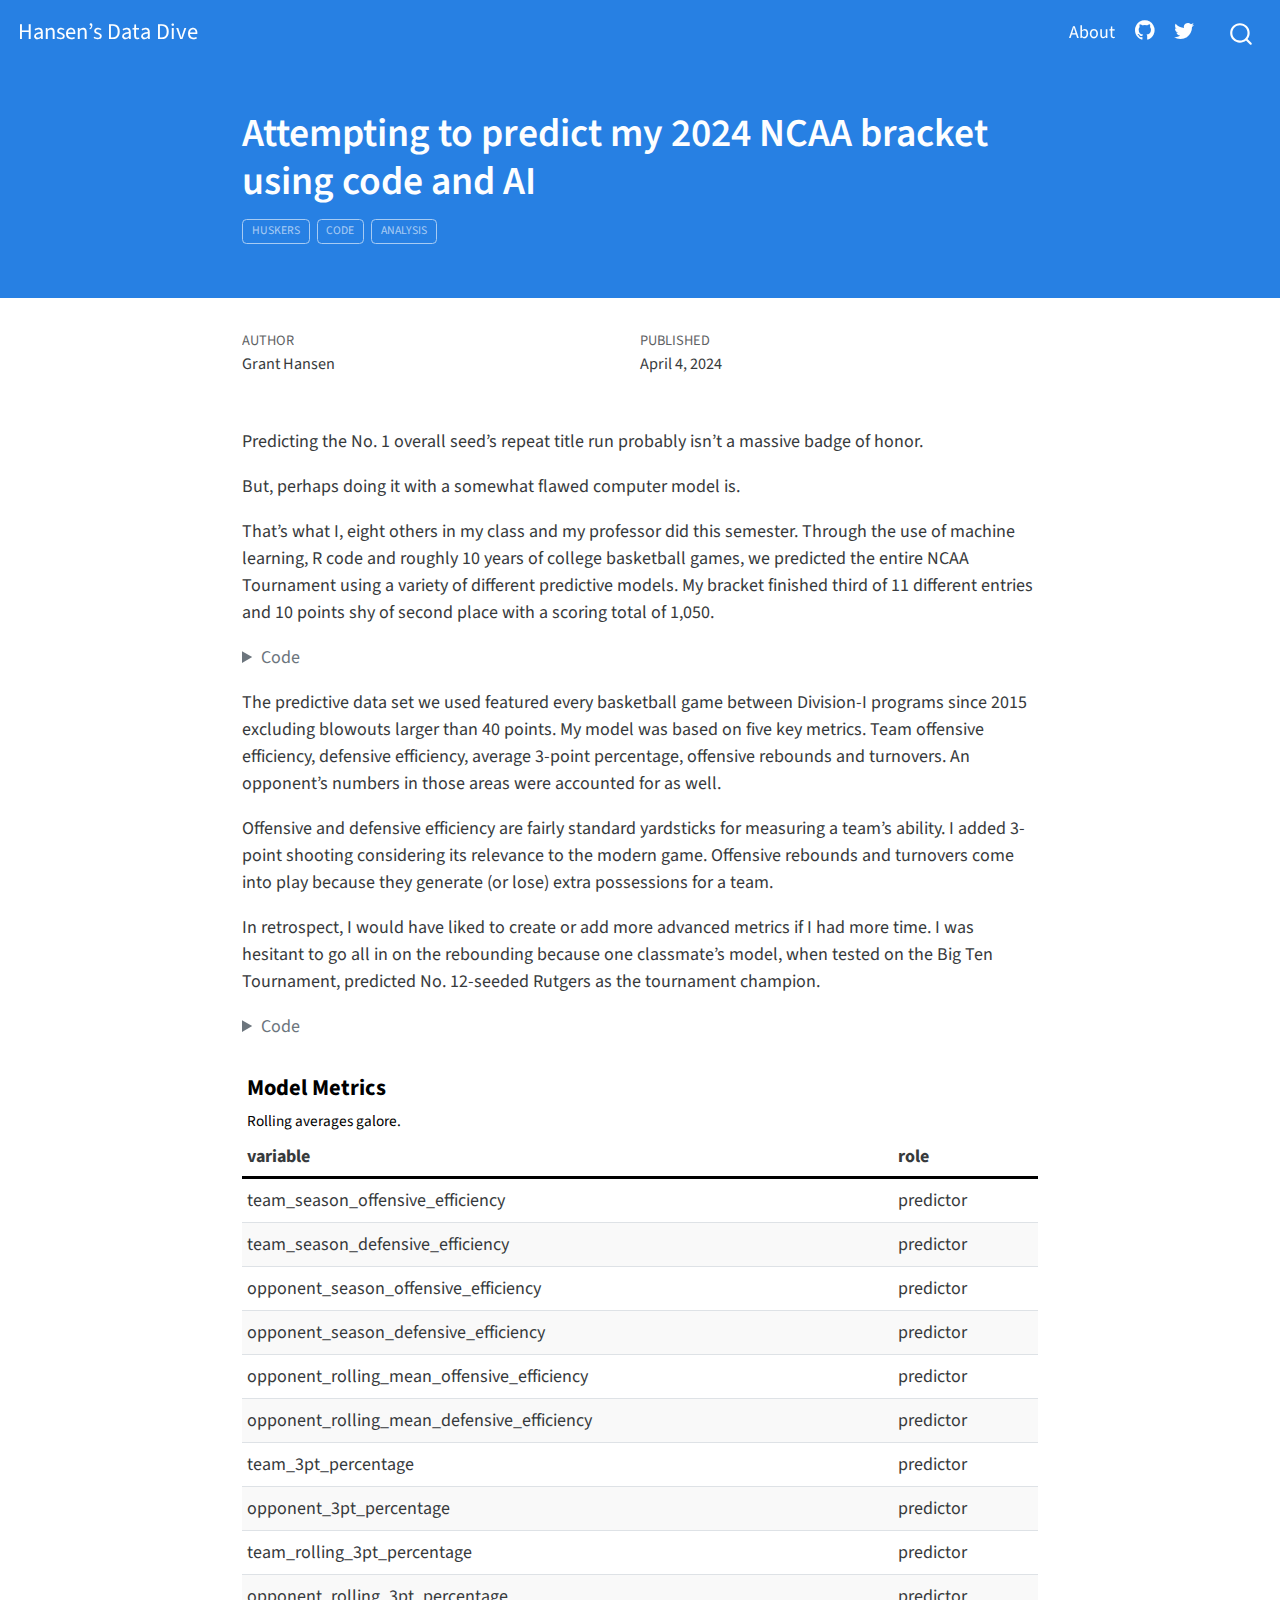
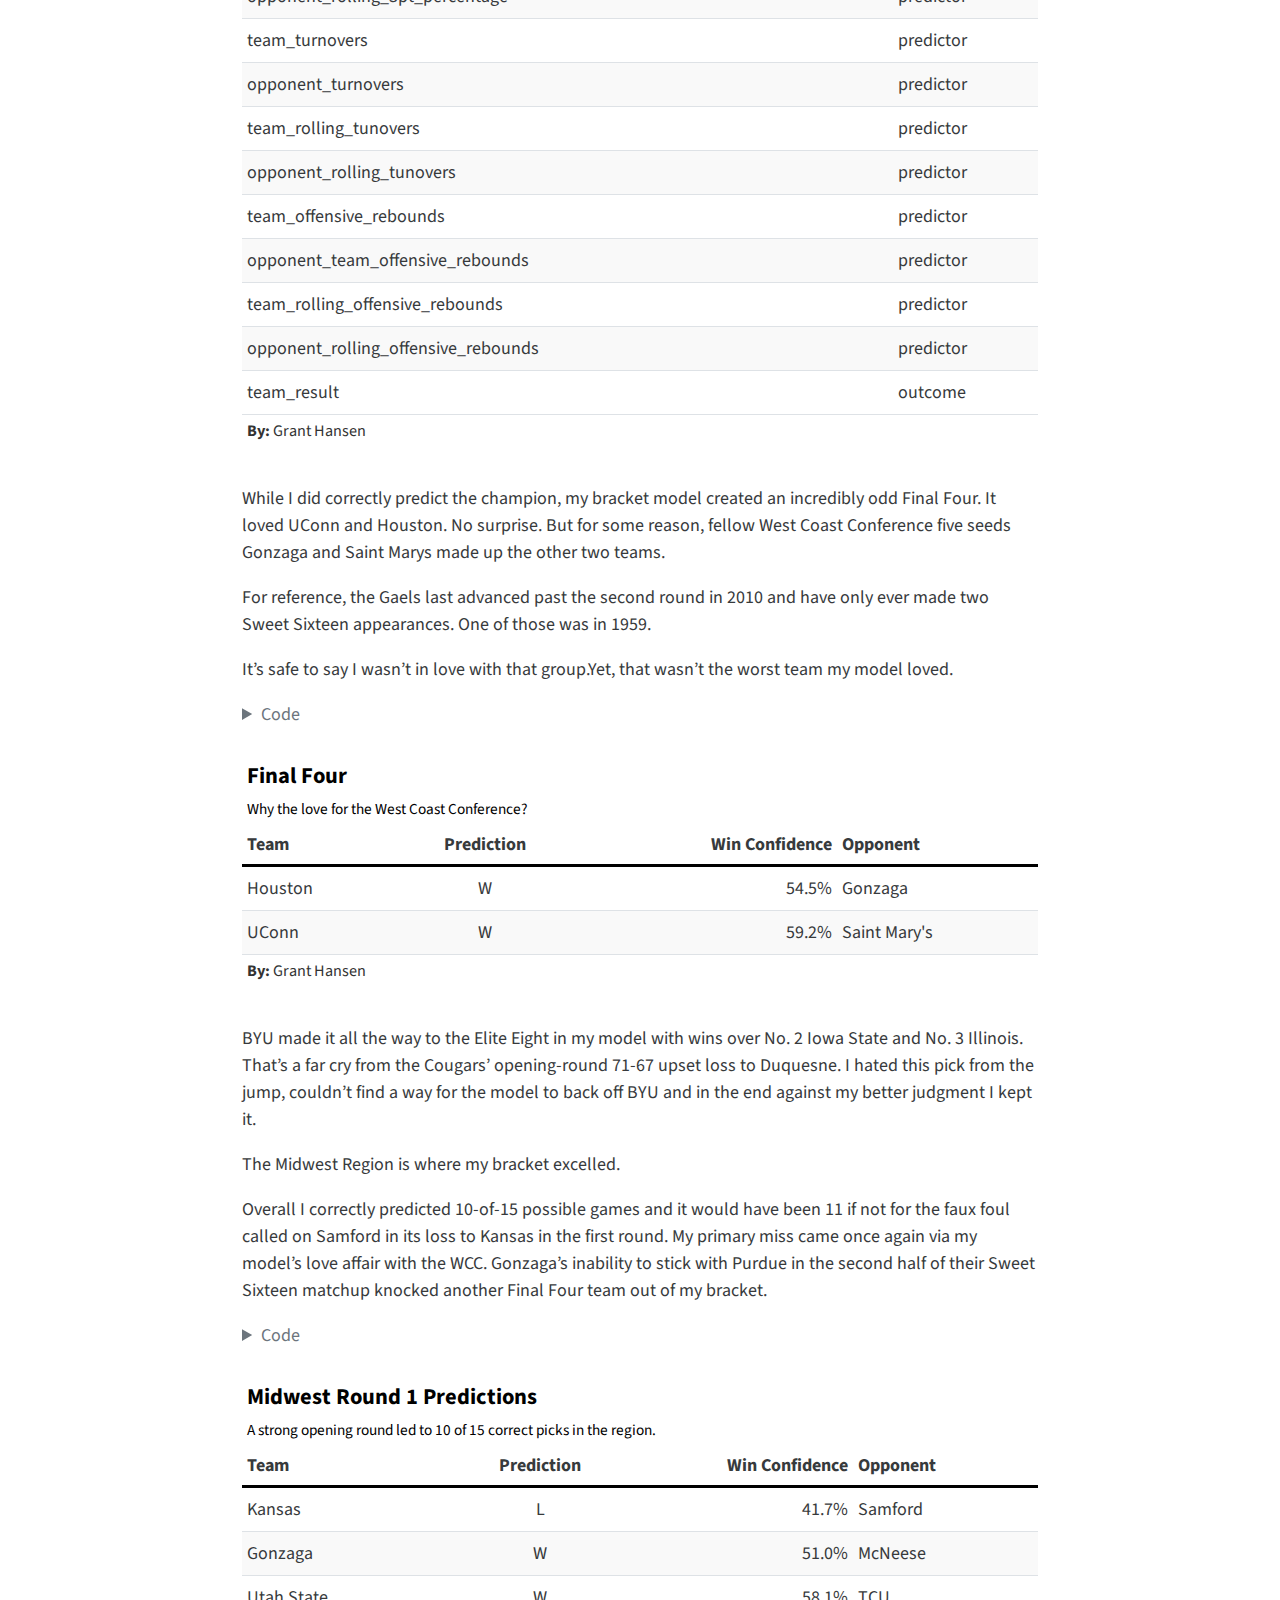
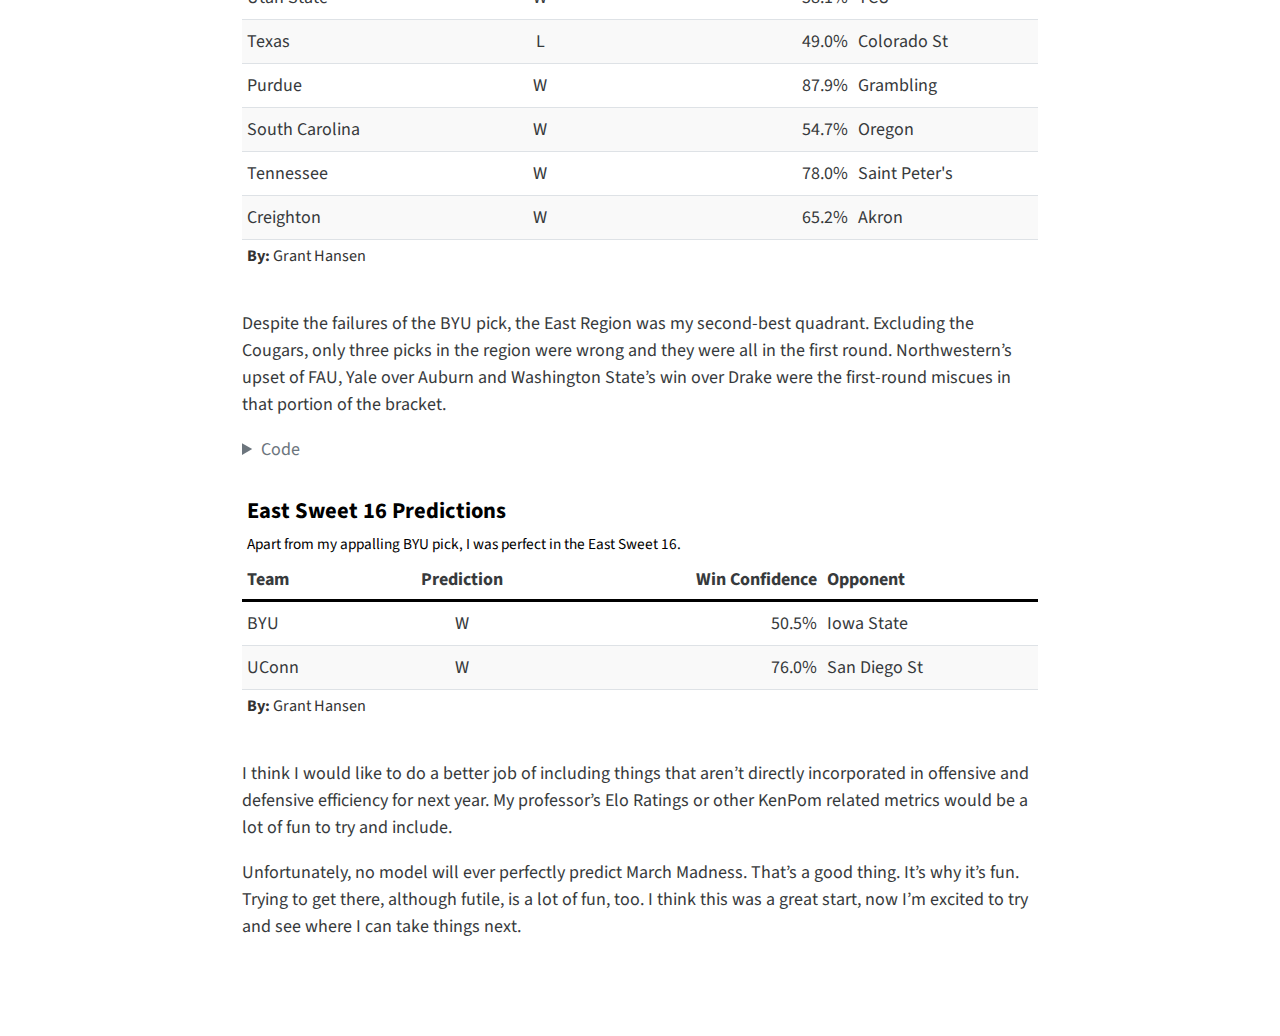
<file: posts/attempting-to-predict-my-2024-NCAA-bracket-using-code-and-ai/index.html>
<!DOCTYPE html>
<html xmlns="http://www.w3.org/1999/xhtml" lang="en" xml:lang="en"><head>

<meta charset="utf-8">
<meta name="generator" content="quarto-1.1.251">

<meta name="viewport" content="width=device-width, initial-scale=1.0, user-scalable=yes">

<meta name="author" content="Grant Hansen">
<meta name="dcterms.date" content="2024-04-04">

<title>Hansen’s Data Dive - Attempting to predict my 2024 NCAA bracket using code and AI</title>
<style>
code{white-space: pre-wrap;}
span.smallcaps{font-variant: small-caps;}
div.columns{display: flex; gap: min(4vw, 1.5em);}
div.column{flex: auto; overflow-x: auto;}
div.hanging-indent{margin-left: 1.5em; text-indent: -1.5em;}
ul.task-list{list-style: none;}
ul.task-list li input[type="checkbox"] {
  width: 0.8em;
  margin: 0 0.8em 0.2em -1.6em;
  vertical-align: middle;
}
pre > code.sourceCode { white-space: pre; position: relative; }
pre > code.sourceCode > span { display: inline-block; line-height: 1.25; }
pre > code.sourceCode > span:empty { height: 1.2em; }
.sourceCode { overflow: visible; }
code.sourceCode > span { color: inherit; text-decoration: inherit; }
div.sourceCode { margin: 1em 0; }
pre.sourceCode { margin: 0; }
@media screen {
div.sourceCode { overflow: auto; }
}
@media print {
pre > code.sourceCode { white-space: pre-wrap; }
pre > code.sourceCode > span { text-indent: -5em; padding-left: 5em; }
}
pre.numberSource code
  { counter-reset: source-line 0; }
pre.numberSource code > span
  { position: relative; left: -4em; counter-increment: source-line; }
pre.numberSource code > span > a:first-child::before
  { content: counter(source-line);
    position: relative; left: -1em; text-align: right; vertical-align: baseline;
    border: none; display: inline-block;
    -webkit-touch-callout: none; -webkit-user-select: none;
    -khtml-user-select: none; -moz-user-select: none;
    -ms-user-select: none; user-select: none;
    padding: 0 4px; width: 4em;
    color: #aaaaaa;
  }
pre.numberSource { margin-left: 3em; border-left: 1px solid #aaaaaa;  padding-left: 4px; }
div.sourceCode
  {   }
@media screen {
pre > code.sourceCode > span > a:first-child::before { text-decoration: underline; }
}
code span.al { color: #ff0000; font-weight: bold; } /* Alert */
code span.an { color: #60a0b0; font-weight: bold; font-style: italic; } /* Annotation */
code span.at { color: #7d9029; } /* Attribute */
code span.bn { color: #40a070; } /* BaseN */
code span.bu { color: #008000; } /* BuiltIn */
code span.cf { color: #007020; font-weight: bold; } /* ControlFlow */
code span.ch { color: #4070a0; } /* Char */
code span.cn { color: #880000; } /* Constant */
code span.co { color: #60a0b0; font-style: italic; } /* Comment */
code span.cv { color: #60a0b0; font-weight: bold; font-style: italic; } /* CommentVar */
code span.do { color: #ba2121; font-style: italic; } /* Documentation */
code span.dt { color: #902000; } /* DataType */
code span.dv { color: #40a070; } /* DecVal */
code span.er { color: #ff0000; font-weight: bold; } /* Error */
code span.ex { } /* Extension */
code span.fl { color: #40a070; } /* Float */
code span.fu { color: #06287e; } /* Function */
code span.im { color: #008000; font-weight: bold; } /* Import */
code span.in { color: #60a0b0; font-weight: bold; font-style: italic; } /* Information */
code span.kw { color: #007020; font-weight: bold; } /* Keyword */
code span.op { color: #666666; } /* Operator */
code span.ot { color: #007020; } /* Other */
code span.pp { color: #bc7a00; } /* Preprocessor */
code span.sc { color: #4070a0; } /* SpecialChar */
code span.ss { color: #bb6688; } /* SpecialString */
code span.st { color: #4070a0; } /* String */
code span.va { color: #19177c; } /* Variable */
code span.vs { color: #4070a0; } /* VerbatimString */
code span.wa { color: #60a0b0; font-weight: bold; font-style: italic; } /* Warning */
</style>


<script src="../../site_libs/quarto-nav/quarto-nav.js"></script>
<script src="../../site_libs/quarto-nav/headroom.min.js"></script>
<script src="../../site_libs/clipboard/clipboard.min.js"></script>
<script src="../../site_libs/quarto-search/autocomplete.umd.js"></script>
<script src="../../site_libs/quarto-search/fuse.min.js"></script>
<script src="../../site_libs/quarto-search/quarto-search.js"></script>
<meta name="quarto:offset" content="../../">
<script src="../../site_libs/quarto-html/quarto.js"></script>
<script src="../../site_libs/quarto-html/popper.min.js"></script>
<script src="../../site_libs/quarto-html/tippy.umd.min.js"></script>
<script src="../../site_libs/quarto-html/anchor.min.js"></script>
<link href="../../site_libs/quarto-html/tippy.css" rel="stylesheet">
<link href="../../site_libs/quarto-html/quarto-syntax-highlighting.css" rel="stylesheet" id="quarto-text-highlighting-styles">
<script src="../../site_libs/bootstrap/bootstrap.min.js"></script>
<link href="../../site_libs/bootstrap/bootstrap-icons.css" rel="stylesheet">
<link href="../../site_libs/bootstrap/bootstrap.min.css" rel="stylesheet" id="quarto-bootstrap" data-mode="light">
<script id="quarto-search-options" type="application/json">{
  "location": "navbar",
  "copy-button": false,
  "collapse-after": 3,
  "panel-placement": "end",
  "type": "overlay",
  "limit": 20,
  "language": {
    "search-no-results-text": "No results",
    "search-matching-documents-text": "matching documents",
    "search-copy-link-title": "Copy link to search",
    "search-hide-matches-text": "Hide additional matches",
    "search-more-match-text": "more match in this document",
    "search-more-matches-text": "more matches in this document",
    "search-clear-button-title": "Clear",
    "search-detached-cancel-button-title": "Cancel",
    "search-submit-button-title": "Submit"
  }
}</script>


<link rel="stylesheet" href="../../styles.css">
</head>

<body class="nav-fixed fullcontent">

<div id="quarto-search-results"></div>
  <header id="quarto-header" class="headroom fixed-top">
    <nav class="navbar navbar-expand-lg navbar-dark ">
      <div class="navbar-container container-fluid">
      <div class="navbar-brand-container">
    <a class="navbar-brand" href="../../index.html">
    <span class="navbar-title">Hansen’s Data Dive</span>
    </a>
  </div>
          <button class="navbar-toggler" type="button" data-bs-toggle="collapse" data-bs-target="#navbarCollapse" aria-controls="navbarCollapse" aria-expanded="false" aria-label="Toggle navigation" onclick="if (window.quartoToggleHeadroom) { window.quartoToggleHeadroom(); }">
  <span class="navbar-toggler-icon"></span>
</button>
          <div class="collapse navbar-collapse" id="navbarCollapse">
            <ul class="navbar-nav navbar-nav-scroll ms-auto">
  <li class="nav-item">
    <a class="nav-link" href="../../about.html">About</a>
  </li>  
  <li class="nav-item compact">
    <a class="nav-link" href="https://github.com/"><i class="bi bi-github" role="img">
</i> 
 </a>
  </li>  
  <li class="nav-item compact">
    <a class="nav-link" href="https://twitter.com/hansennothanson"><i class="bi bi-twitter" role="img">
</i> 
 </a>
  </li>  
</ul>
              <div id="quarto-search" class="" title="Search"></div>
          </div> <!-- /navcollapse -->
      </div> <!-- /container-fluid -->
    </nav>
</header>
<!-- content -->
<header id="title-block-header" class="quarto-title-block default page-columns page-full">
  <div class="quarto-title-banner page-columns page-full">
    <div class="quarto-title column-body">
      <h1 class="title">Attempting to predict my 2024 NCAA bracket using code and AI</h1>
                                <div class="quarto-categories">
                <div class="quarto-category">huskers</div>
                <div class="quarto-category">code</div>
                <div class="quarto-category">analysis</div>
              </div>
                  </div>
  </div>
    
  
  <div class="quarto-title-meta">

      <div>
      <div class="quarto-title-meta-heading">Author</div>
      <div class="quarto-title-meta-contents">
               <p>Grant Hansen </p>
            </div>
    </div>
      
      <div>
      <div class="quarto-title-meta-heading">Published</div>
      <div class="quarto-title-meta-contents">
        <p class="date">April 4, 2024</p>
      </div>
    </div>
      
    </div>
    
  
  </header><div id="quarto-content" class="quarto-container page-columns page-rows-contents page-layout-article page-navbar">
<!-- sidebar -->
<!-- margin-sidebar -->
    
<!-- main -->
<main class="content quarto-banner-title-block" id="quarto-document-content">




<p>Predicting the No.&nbsp;1 overall seed’s repeat title run probably isn’t a massive badge of honor.</p>
<p>But, perhaps doing it with a somewhat flawed computer model is.</p>
<p>That’s what I, eight others in my class and my professor did this semester. Through the use of machine learning, R code and roughly 10 years of college basketball games, we predicted the entire NCAA Tournament using a variety of different predictive models. My bracket finished third of 11 different entries and 10 points shy of second place with a scoring total of 1,050.</p>
<div class="cell">
<details>
<summary>Code</summary>
<div class="sourceCode cell-code" id="cb1"><pre class="sourceCode r code-with-copy"><code class="sourceCode r"><span id="cb1-1"><a href="#cb1-1" aria-hidden="true" tabindex="-1"></a><span class="fu">library</span>(tidyverse)</span>
<span id="cb1-2"><a href="#cb1-2" aria-hidden="true" tabindex="-1"></a><span class="fu">library</span>(tidymodels)</span>
<span id="cb1-3"><a href="#cb1-3" aria-hidden="true" tabindex="-1"></a><span class="fu">library</span>(hoopR)</span>
<span id="cb1-4"><a href="#cb1-4" aria-hidden="true" tabindex="-1"></a><span class="fu">library</span>(zoo)</span>
<span id="cb1-5"><a href="#cb1-5" aria-hidden="true" tabindex="-1"></a><span class="fu">library</span>(gt)</span>
<span id="cb1-6"><a href="#cb1-6" aria-hidden="true" tabindex="-1"></a><span class="fu">library</span>(bonsai)</span>
<span id="cb1-7"><a href="#cb1-7" aria-hidden="true" tabindex="-1"></a><span class="fu">library</span>(gt)</span>
<span id="cb1-8"><a href="#cb1-8" aria-hidden="true" tabindex="-1"></a><span class="fu">set.seed</span>(<span class="dv">1234</span>)</span>
<span id="cb1-9"><a href="#cb1-9" aria-hidden="true" tabindex="-1"></a></span>
<span id="cb1-10"><a href="#cb1-10" aria-hidden="true" tabindex="-1"></a>games <span class="ot">&lt;-</span> <span class="fu">load_mbb_team_box</span>(<span class="at">seasons =</span> <span class="dv">2015</span><span class="sc">:</span><span class="dv">2024</span>) <span class="sc">|&gt;</span> <span class="fu">filter</span>(game_date <span class="sc">&lt;</span> <span class="fu">as.Date</span>(<span class="st">"2024-03-18"</span>))</span>
<span id="cb1-11"><a href="#cb1-11" aria-hidden="true" tabindex="-1"></a></span>
<span id="cb1-12"><a href="#cb1-12" aria-hidden="true" tabindex="-1"></a>nond1 <span class="ot">&lt;-</span> games <span class="sc">|&gt;</span> <span class="fu">group_by</span>(team_id, season) <span class="sc">|&gt;</span> <span class="fu">tally</span>() <span class="sc">|&gt;</span> <span class="fu">filter</span>(n <span class="sc">&lt;</span> <span class="dv">10</span>) <span class="sc">|&gt;</span> <span class="fu">select</span>(team_id)</span>
<span id="cb1-13"><a href="#cb1-13" aria-hidden="true" tabindex="-1"></a>nond1 <span class="ot">&lt;-</span> <span class="fu">pull</span>(nond1)</span>
<span id="cb1-14"><a href="#cb1-14" aria-hidden="true" tabindex="-1"></a></span>
<span id="cb1-15"><a href="#cb1-15" aria-hidden="true" tabindex="-1"></a>df <span class="ot">&lt;-</span> games <span class="sc">|&gt;</span> <span class="fu">filter</span>(<span class="sc">!</span>team_id <span class="sc">%in%</span> nond1 <span class="sc">&amp;</span> <span class="sc">!</span>opponent_team_id <span class="sc">%in%</span> nond1)</span>
<span id="cb1-16"><a href="#cb1-16" aria-hidden="true" tabindex="-1"></a></span>
<span id="cb1-17"><a href="#cb1-17" aria-hidden="true" tabindex="-1"></a>teamside <span class="ot">&lt;-</span> df <span class="sc">|&gt;</span> </span>
<span id="cb1-18"><a href="#cb1-18" aria-hidden="true" tabindex="-1"></a>  <span class="fu">group_by</span>(team_id, season) <span class="sc">|&gt;</span> </span>
<span id="cb1-19"><a href="#cb1-19" aria-hidden="true" tabindex="-1"></a>  <span class="fu">arrange</span>(game_date) <span class="sc">|&gt;</span> </span>
<span id="cb1-20"><a href="#cb1-20" aria-hidden="true" tabindex="-1"></a>  <span class="fu">mutate</span>(</span>
<span id="cb1-21"><a href="#cb1-21" aria-hidden="true" tabindex="-1"></a>    <span class="at">team_possessions =</span> field_goals_attempted <span class="sc">-</span> offensive_rebounds <span class="sc">+</span> turnovers <span class="sc">+</span> (.<span class="dv">475</span> <span class="sc">*</span> free_throws_attempted),</span>
<span id="cb1-22"><a href="#cb1-22" aria-hidden="true" tabindex="-1"></a>    <span class="at">team_points_per_possession =</span> team_score<span class="sc">/</span>team_possessions,</span>
<span id="cb1-23"><a href="#cb1-23" aria-hidden="true" tabindex="-1"></a>    <span class="at">team_defensive_points_per_possession =</span> opponent_team_score<span class="sc">/</span>team_possessions,</span>
<span id="cb1-24"><a href="#cb1-24" aria-hidden="true" tabindex="-1"></a>    <span class="at">team_offensive_efficiency =</span> team_points_per_possession <span class="sc">*</span> <span class="dv">100</span>,</span>
<span id="cb1-25"><a href="#cb1-25" aria-hidden="true" tabindex="-1"></a>    <span class="at">team_defensive_efficiency =</span> team_defensive_points_per_possession <span class="sc">*</span> <span class="dv">100</span>,</span>
<span id="cb1-26"><a href="#cb1-26" aria-hidden="true" tabindex="-1"></a>    <span class="at">team_season_offensive_efficiency =</span> <span class="fu">lag</span>(<span class="fu">cummean</span>(team_offensive_efficiency), <span class="at">n=</span><span class="dv">1</span>),</span>
<span id="cb1-27"><a href="#cb1-27" aria-hidden="true" tabindex="-1"></a>    <span class="at">team_season_defensive_efficiency =</span> <span class="fu">lag</span>(<span class="fu">cummean</span>(team_defensive_efficiency), <span class="at">n=</span><span class="dv">1</span>),</span>
<span id="cb1-28"><a href="#cb1-28" aria-hidden="true" tabindex="-1"></a>    <span class="at">team_rolling_mean_offensive_efficiency =</span> <span class="fu">rollmean</span>(<span class="fu">lag</span>(team_offensive_efficiency, <span class="at">n=</span><span class="dv">1</span>), <span class="at">k=</span><span class="dv">5</span>, <span class="at">align =</span> <span class="st">"right"</span>, <span class="at">fill=</span><span class="cn">NA</span>),</span>
<span id="cb1-29"><a href="#cb1-29" aria-hidden="true" tabindex="-1"></a>    <span class="at">team_rolling_mean_defensive_efficiency =</span> <span class="fu">rollmean</span>(<span class="fu">lag</span>(team_defensive_efficiency, <span class="at">n=</span><span class="dv">1</span>), <span class="at">k=</span><span class="dv">5</span>, <span class="at">align =</span> <span class="st">"right"</span>, <span class="at">fill=</span><span class="cn">NA</span>),</span>
<span id="cb1-30"><a href="#cb1-30" aria-hidden="true" tabindex="-1"></a>    <span class="at">team_3pt_percentage=</span><span class="fu">lag</span>(<span class="fu">cummean</span>(three_point_field_goal_pct), <span class="at">n=</span><span class="dv">1</span>),</span>
<span id="cb1-31"><a href="#cb1-31" aria-hidden="true" tabindex="-1"></a>    <span class="at">team_rolling_3pt_percentage=</span><span class="fu">rollmean</span>(<span class="fu">lag</span>(three_point_field_goal_pct, <span class="at">n=</span><span class="dv">1</span>), <span class="at">k=</span> <span class="dv">5</span>, <span class="at">align =</span> <span class="st">"right"</span>, <span class="at">fill =</span> <span class="cn">NA</span>),</span>
<span id="cb1-32"><a href="#cb1-32" aria-hidden="true" tabindex="-1"></a>    <span class="at">team_turnovers=</span><span class="fu">lag</span>(<span class="fu">cummean</span>(turnovers), <span class="at">n=</span><span class="dv">1</span>),</span>
<span id="cb1-33"><a href="#cb1-33" aria-hidden="true" tabindex="-1"></a>    <span class="at">team_rolling_tunovers=</span><span class="fu">rollmean</span>(<span class="fu">lag</span>(turnovers, <span class="at">n=</span><span class="dv">1</span>), <span class="at">k=</span> <span class="dv">5</span>, <span class="at">align =</span> <span class="st">"right"</span>, <span class="at">fill =</span> <span class="cn">NA</span>),</span>
<span id="cb1-34"><a href="#cb1-34" aria-hidden="true" tabindex="-1"></a>    <span class="at">team_offensive_rebounds=</span><span class="fu">lag</span>(<span class="fu">cummean</span>(offensive_rebounds), <span class="at">n=</span><span class="dv">1</span>),</span>
<span id="cb1-35"><a href="#cb1-35" aria-hidden="true" tabindex="-1"></a>    <span class="at">team_rolling_offensive_rebounds=</span><span class="fu">rollmean</span>(<span class="fu">lag</span>(offensive_rebounds, <span class="at">n=</span><span class="dv">1</span>), <span class="at">k=</span> <span class="dv">5</span>, <span class="at">align =</span> <span class="st">"right"</span>, <span class="at">fill =</span> <span class="cn">NA</span>),</span>
<span id="cb1-36"><a href="#cb1-36" aria-hidden="true" tabindex="-1"></a>    <span class="at">score_margin =</span> team_score <span class="sc">-</span> opponent_team_score,</span>
<span id="cb1-37"><a href="#cb1-37" aria-hidden="true" tabindex="-1"></a>    <span class="at">absolute_score_margin =</span> <span class="fu">abs</span>(score_margin)</span>
<span id="cb1-38"><a href="#cb1-38" aria-hidden="true" tabindex="-1"></a>  ) <span class="sc">|&gt;</span> </span>
<span id="cb1-39"><a href="#cb1-39" aria-hidden="true" tabindex="-1"></a>  <span class="fu">filter</span>(absolute_score_margin <span class="sc">&lt;=</span> <span class="dv">40</span>) <span class="sc">|&gt;</span> </span>
<span id="cb1-40"><a href="#cb1-40" aria-hidden="true" tabindex="-1"></a><span class="fu">ungroup</span>()</span>
<span id="cb1-41"><a href="#cb1-41" aria-hidden="true" tabindex="-1"></a></span>
<span id="cb1-42"><a href="#cb1-42" aria-hidden="true" tabindex="-1"></a>opponentside <span class="ot">&lt;-</span> teamside <span class="sc">|&gt;</span> </span>
<span id="cb1-43"><a href="#cb1-43" aria-hidden="true" tabindex="-1"></a>  <span class="fu">select</span>(<span class="sc">-</span>opponent_team_id) <span class="sc">|&gt;</span> </span>
<span id="cb1-44"><a href="#cb1-44" aria-hidden="true" tabindex="-1"></a>  <span class="fu">rename</span>(</span>
<span id="cb1-45"><a href="#cb1-45" aria-hidden="true" tabindex="-1"></a>    <span class="at">opponent_team_id =</span> team_id,</span>
<span id="cb1-46"><a href="#cb1-46" aria-hidden="true" tabindex="-1"></a>    <span class="at">opponent_season_offensive_efficiency =</span> team_season_offensive_efficiency,</span>
<span id="cb1-47"><a href="#cb1-47" aria-hidden="true" tabindex="-1"></a>    <span class="at">opponent_season_defensive_efficiency =</span> team_season_defensive_efficiency,</span>
<span id="cb1-48"><a href="#cb1-48" aria-hidden="true" tabindex="-1"></a>    <span class="at">opponent_rolling_mean_offensive_efficiency =</span> team_rolling_mean_offensive_efficiency,</span>
<span id="cb1-49"><a href="#cb1-49" aria-hidden="true" tabindex="-1"></a>    <span class="at">opponent_rolling_mean_defensive_efficiency =</span> team_rolling_mean_defensive_efficiency,</span>
<span id="cb1-50"><a href="#cb1-50" aria-hidden="true" tabindex="-1"></a>    <span class="at">opponent_3pt_percentage=</span>team_3pt_percentage,</span>
<span id="cb1-51"><a href="#cb1-51" aria-hidden="true" tabindex="-1"></a>    <span class="at">opponent_rolling_3pt_percentage=</span> team_rolling_3pt_percentage,</span>
<span id="cb1-52"><a href="#cb1-52" aria-hidden="true" tabindex="-1"></a>    <span class="at">opponent_turnovers=</span>team_turnovers,</span>
<span id="cb1-53"><a href="#cb1-53" aria-hidden="true" tabindex="-1"></a>    <span class="at">opponent_rolling_tunovers=</span>team_rolling_tunovers,</span>
<span id="cb1-54"><a href="#cb1-54" aria-hidden="true" tabindex="-1"></a>    <span class="at">opponent_team_offensive_rebounds=</span>team_offensive_rebounds,</span>
<span id="cb1-55"><a href="#cb1-55" aria-hidden="true" tabindex="-1"></a>    <span class="at">opponent_rolling_offensive_rebounds=</span>team_rolling_offensive_rebounds,</span>
<span id="cb1-56"><a href="#cb1-56" aria-hidden="true" tabindex="-1"></a>  ) <span class="sc">|&gt;</span> </span>
<span id="cb1-57"><a href="#cb1-57" aria-hidden="true" tabindex="-1"></a>  <span class="fu">select</span>(</span>
<span id="cb1-58"><a href="#cb1-58" aria-hidden="true" tabindex="-1"></a>    game_id,</span>
<span id="cb1-59"><a href="#cb1-59" aria-hidden="true" tabindex="-1"></a>    opponent_team_id,</span>
<span id="cb1-60"><a href="#cb1-60" aria-hidden="true" tabindex="-1"></a>    opponent_season_offensive_efficiency,</span>
<span id="cb1-61"><a href="#cb1-61" aria-hidden="true" tabindex="-1"></a>    opponent_season_defensive_efficiency,</span>
<span id="cb1-62"><a href="#cb1-62" aria-hidden="true" tabindex="-1"></a>    opponent_rolling_mean_defensive_efficiency,</span>
<span id="cb1-63"><a href="#cb1-63" aria-hidden="true" tabindex="-1"></a>    opponent_rolling_mean_offensive_efficiency,</span>
<span id="cb1-64"><a href="#cb1-64" aria-hidden="true" tabindex="-1"></a>    opponent_3pt_percentage,</span>
<span id="cb1-65"><a href="#cb1-65" aria-hidden="true" tabindex="-1"></a>    opponent_rolling_3pt_percentage,</span>
<span id="cb1-66"><a href="#cb1-66" aria-hidden="true" tabindex="-1"></a>    opponent_turnovers,</span>
<span id="cb1-67"><a href="#cb1-67" aria-hidden="true" tabindex="-1"></a>    opponent_rolling_tunovers,</span>
<span id="cb1-68"><a href="#cb1-68" aria-hidden="true" tabindex="-1"></a>    opponent_team_offensive_rebounds,</span>
<span id="cb1-69"><a href="#cb1-69" aria-hidden="true" tabindex="-1"></a>    opponent_rolling_offensive_rebounds</span>
<span id="cb1-70"><a href="#cb1-70" aria-hidden="true" tabindex="-1"></a>  )</span>
<span id="cb1-71"><a href="#cb1-71" aria-hidden="true" tabindex="-1"></a></span>
<span id="cb1-72"><a href="#cb1-72" aria-hidden="true" tabindex="-1"></a>bothsides <span class="ot">&lt;-</span> opponentside <span class="sc">|&gt;</span> <span class="fu">inner_join</span>(teamside)</span>
<span id="cb1-73"><a href="#cb1-73" aria-hidden="true" tabindex="-1"></a></span>
<span id="cb1-74"><a href="#cb1-74" aria-hidden="true" tabindex="-1"></a>bothsides <span class="ot">&lt;-</span> bothsides <span class="sc">|&gt;</span> <span class="fu">mutate</span>(</span>
<span id="cb1-75"><a href="#cb1-75" aria-hidden="true" tabindex="-1"></a>  <span class="at">team_result =</span> <span class="fu">as.factor</span>(<span class="fu">case_when</span>(</span>
<span id="cb1-76"><a href="#cb1-76" aria-hidden="true" tabindex="-1"></a>    team_score <span class="sc">&gt;</span> opponent_team_score <span class="sc">~</span> <span class="st">"W"</span>,</span>
<span id="cb1-77"><a href="#cb1-77" aria-hidden="true" tabindex="-1"></a>    opponent_team_score <span class="sc">&gt;</span> team_score <span class="sc">~</span> <span class="st">"L"</span></span>
<span id="cb1-78"><a href="#cb1-78" aria-hidden="true" tabindex="-1"></a>)))</span>
<span id="cb1-79"><a href="#cb1-79" aria-hidden="true" tabindex="-1"></a></span>
<span id="cb1-80"><a href="#cb1-80" aria-hidden="true" tabindex="-1"></a></span>
<span id="cb1-81"><a href="#cb1-81" aria-hidden="true" tabindex="-1"></a></span>
<span id="cb1-82"><a href="#cb1-82" aria-hidden="true" tabindex="-1"></a></span>
<span id="cb1-83"><a href="#cb1-83" aria-hidden="true" tabindex="-1"></a>modelgames <span class="ot">&lt;-</span> bothsides <span class="sc">|&gt;</span> </span>
<span id="cb1-84"><a href="#cb1-84" aria-hidden="true" tabindex="-1"></a>  <span class="fu">select</span>(</span>
<span id="cb1-85"><a href="#cb1-85" aria-hidden="true" tabindex="-1"></a>    game_id, </span>
<span id="cb1-86"><a href="#cb1-86" aria-hidden="true" tabindex="-1"></a>    game_date, </span>
<span id="cb1-87"><a href="#cb1-87" aria-hidden="true" tabindex="-1"></a>    team_short_display_name, </span>
<span id="cb1-88"><a href="#cb1-88" aria-hidden="true" tabindex="-1"></a>    opponent_team_short_display_name, </span>
<span id="cb1-89"><a href="#cb1-89" aria-hidden="true" tabindex="-1"></a>    season, </span>
<span id="cb1-90"><a href="#cb1-90" aria-hidden="true" tabindex="-1"></a>    team_season_offensive_efficiency,</span>
<span id="cb1-91"><a href="#cb1-91" aria-hidden="true" tabindex="-1"></a>    team_season_defensive_efficiency,</span>
<span id="cb1-92"><a href="#cb1-92" aria-hidden="true" tabindex="-1"></a>    opponent_season_offensive_efficiency,</span>
<span id="cb1-93"><a href="#cb1-93" aria-hidden="true" tabindex="-1"></a>    opponent_season_defensive_efficiency,</span>
<span id="cb1-94"><a href="#cb1-94" aria-hidden="true" tabindex="-1"></a>    opponent_rolling_mean_offensive_efficiency,</span>
<span id="cb1-95"><a href="#cb1-95" aria-hidden="true" tabindex="-1"></a>    opponent_rolling_mean_defensive_efficiency,</span>
<span id="cb1-96"><a href="#cb1-96" aria-hidden="true" tabindex="-1"></a>    team_3pt_percentage,</span>
<span id="cb1-97"><a href="#cb1-97" aria-hidden="true" tabindex="-1"></a>    opponent_3pt_percentage,</span>
<span id="cb1-98"><a href="#cb1-98" aria-hidden="true" tabindex="-1"></a>    team_rolling_3pt_percentage,</span>
<span id="cb1-99"><a href="#cb1-99" aria-hidden="true" tabindex="-1"></a>    opponent_rolling_3pt_percentage,</span>
<span id="cb1-100"><a href="#cb1-100" aria-hidden="true" tabindex="-1"></a>    team_turnovers,</span>
<span id="cb1-101"><a href="#cb1-101" aria-hidden="true" tabindex="-1"></a>    opponent_turnovers,</span>
<span id="cb1-102"><a href="#cb1-102" aria-hidden="true" tabindex="-1"></a>    team_rolling_tunovers,</span>
<span id="cb1-103"><a href="#cb1-103" aria-hidden="true" tabindex="-1"></a>    opponent_rolling_tunovers,</span>
<span id="cb1-104"><a href="#cb1-104" aria-hidden="true" tabindex="-1"></a>    team_offensive_rebounds,</span>
<span id="cb1-105"><a href="#cb1-105" aria-hidden="true" tabindex="-1"></a>    opponent_team_offensive_rebounds,</span>
<span id="cb1-106"><a href="#cb1-106" aria-hidden="true" tabindex="-1"></a>    team_rolling_offensive_rebounds,</span>
<span id="cb1-107"><a href="#cb1-107" aria-hidden="true" tabindex="-1"></a>    opponent_rolling_offensive_rebounds,</span>
<span id="cb1-108"><a href="#cb1-108" aria-hidden="true" tabindex="-1"></a>    team_result</span>
<span id="cb1-109"><a href="#cb1-109" aria-hidden="true" tabindex="-1"></a>    ) <span class="sc">|&gt;</span> <span class="fu">na.omit</span>()</span>
<span id="cb1-110"><a href="#cb1-110" aria-hidden="true" tabindex="-1"></a></span>
<span id="cb1-111"><a href="#cb1-111" aria-hidden="true" tabindex="-1"></a>log_split <span class="ot">&lt;-</span> <span class="fu">initial_split</span>(modelgames, <span class="at">prop =</span> .<span class="dv">8</span>)</span>
<span id="cb1-112"><a href="#cb1-112" aria-hidden="true" tabindex="-1"></a>log_train <span class="ot">&lt;-</span> <span class="fu">training</span>(log_split)</span>
<span id="cb1-113"><a href="#cb1-113" aria-hidden="true" tabindex="-1"></a>log_test <span class="ot">&lt;-</span> <span class="fu">testing</span>(log_split)</span>
<span id="cb1-114"><a href="#cb1-114" aria-hidden="true" tabindex="-1"></a></span>
<span id="cb1-115"><a href="#cb1-115" aria-hidden="true" tabindex="-1"></a>log_mod <span class="ot">&lt;-</span> </span>
<span id="cb1-116"><a href="#cb1-116" aria-hidden="true" tabindex="-1"></a>  <span class="fu">logistic_reg</span>() <span class="sc">|&gt;</span> </span>
<span id="cb1-117"><a href="#cb1-117" aria-hidden="true" tabindex="-1"></a>  <span class="fu">set_engine</span>(<span class="st">"glm"</span>) <span class="sc">|&gt;</span></span>
<span id="cb1-118"><a href="#cb1-118" aria-hidden="true" tabindex="-1"></a>  <span class="fu">set_mode</span>(<span class="st">"classification"</span>)</span>
<span id="cb1-119"><a href="#cb1-119" aria-hidden="true" tabindex="-1"></a></span>
<span id="cb1-120"><a href="#cb1-120" aria-hidden="true" tabindex="-1"></a>log_recipe <span class="ot">&lt;-</span> </span>
<span id="cb1-121"><a href="#cb1-121" aria-hidden="true" tabindex="-1"></a>  <span class="fu">recipe</span>(team_result <span class="sc">~</span> ., <span class="at">data =</span> log_train) <span class="sc">|&gt;</span> </span>
<span id="cb1-122"><a href="#cb1-122" aria-hidden="true" tabindex="-1"></a>  <span class="fu">update_role</span>(game_id, game_date, team_short_display_name, opponent_team_short_display_name, season, <span class="at">new_role =</span> <span class="st">"ID"</span>) <span class="sc">|&gt;</span></span>
<span id="cb1-123"><a href="#cb1-123" aria-hidden="true" tabindex="-1"></a>  <span class="fu">step_normalize</span>(<span class="fu">all_predictors</span>())</span>
<span id="cb1-124"><a href="#cb1-124" aria-hidden="true" tabindex="-1"></a></span>
<span id="cb1-125"><a href="#cb1-125" aria-hidden="true" tabindex="-1"></a></span>
<span id="cb1-126"><a href="#cb1-126" aria-hidden="true" tabindex="-1"></a></span>
<span id="cb1-127"><a href="#cb1-127" aria-hidden="true" tabindex="-1"></a>log_workflow <span class="ot">&lt;-</span> </span>
<span id="cb1-128"><a href="#cb1-128" aria-hidden="true" tabindex="-1"></a>  <span class="fu">workflow</span>() <span class="sc">|&gt;</span> </span>
<span id="cb1-129"><a href="#cb1-129" aria-hidden="true" tabindex="-1"></a>  <span class="fu">add_model</span>(log_mod) <span class="sc">|&gt;</span> </span>
<span id="cb1-130"><a href="#cb1-130" aria-hidden="true" tabindex="-1"></a>  <span class="fu">add_recipe</span>(log_recipe)</span>
<span id="cb1-131"><a href="#cb1-131" aria-hidden="true" tabindex="-1"></a></span>
<span id="cb1-132"><a href="#cb1-132" aria-hidden="true" tabindex="-1"></a>log_fit <span class="ot">&lt;-</span> </span>
<span id="cb1-133"><a href="#cb1-133" aria-hidden="true" tabindex="-1"></a>  log_workflow <span class="sc">|&gt;</span> </span>
<span id="cb1-134"><a href="#cb1-134" aria-hidden="true" tabindex="-1"></a>  <span class="fu">fit</span>(<span class="at">data =</span> log_train)</span>
<span id="cb1-135"><a href="#cb1-135" aria-hidden="true" tabindex="-1"></a></span>
<span id="cb1-136"><a href="#cb1-136" aria-hidden="true" tabindex="-1"></a>testpredict <span class="ot">&lt;-</span> log_fit <span class="sc">|&gt;</span> <span class="fu">predict</span>(<span class="at">new_data =</span> log_test) <span class="sc">|&gt;</span></span>
<span id="cb1-137"><a href="#cb1-137" aria-hidden="true" tabindex="-1"></a>  <span class="fu">bind_cols</span>(log_test)</span>
<span id="cb1-138"><a href="#cb1-138" aria-hidden="true" tabindex="-1"></a></span>
<span id="cb1-139"><a href="#cb1-139" aria-hidden="true" tabindex="-1"></a>testpredict <span class="ot">&lt;-</span> log_fit <span class="sc">|&gt;</span> <span class="fu">predict</span>(<span class="at">new_data =</span> log_test, <span class="at">type=</span><span class="st">"prob"</span>) <span class="sc">|&gt;</span></span>
<span id="cb1-140"><a href="#cb1-140" aria-hidden="true" tabindex="-1"></a>  <span class="fu">bind_cols</span>(testpredict)</span>
<span id="cb1-141"><a href="#cb1-141" aria-hidden="true" tabindex="-1"></a></span>
<span id="cb1-142"><a href="#cb1-142" aria-hidden="true" tabindex="-1"></a></span>
<span id="cb1-143"><a href="#cb1-143" aria-hidden="true" tabindex="-1"></a></span>
<span id="cb1-144"><a href="#cb1-144" aria-hidden="true" tabindex="-1"></a>teamside <span class="ot">&lt;-</span> df <span class="sc">|&gt;</span> </span>
<span id="cb1-145"><a href="#cb1-145" aria-hidden="true" tabindex="-1"></a>  <span class="fu">group_by</span>(team_id, season) <span class="sc">|&gt;</span> </span>
<span id="cb1-146"><a href="#cb1-146" aria-hidden="true" tabindex="-1"></a>  <span class="fu">arrange</span>(game_date) <span class="sc">|&gt;</span> </span>
<span id="cb1-147"><a href="#cb1-147" aria-hidden="true" tabindex="-1"></a>  <span class="fu">mutate</span>(</span>
<span id="cb1-148"><a href="#cb1-148" aria-hidden="true" tabindex="-1"></a>    <span class="at">team_possessions =</span> field_goals_attempted <span class="sc">-</span> offensive_rebounds <span class="sc">+</span> turnovers <span class="sc">+</span> (.<span class="dv">475</span> <span class="sc">*</span> free_throws_attempted),</span>
<span id="cb1-149"><a href="#cb1-149" aria-hidden="true" tabindex="-1"></a>    <span class="at">team_points_per_possession =</span> team_score<span class="sc">/</span>team_possessions,</span>
<span id="cb1-150"><a href="#cb1-150" aria-hidden="true" tabindex="-1"></a>    <span class="at">team_defensive_points_per_possession =</span> opponent_team_score<span class="sc">/</span>team_possessions,</span>
<span id="cb1-151"><a href="#cb1-151" aria-hidden="true" tabindex="-1"></a>    <span class="at">team_offensive_efficiency =</span> team_points_per_possession <span class="sc">*</span> <span class="dv">100</span>,</span>
<span id="cb1-152"><a href="#cb1-152" aria-hidden="true" tabindex="-1"></a>    <span class="at">team_defensive_efficiency =</span> team_defensive_points_per_possession <span class="sc">*</span> <span class="dv">100</span>,</span>
<span id="cb1-153"><a href="#cb1-153" aria-hidden="true" tabindex="-1"></a>    <span class="at">team_season_offensive_efficiency =</span> <span class="fu">cummean</span>(team_offensive_efficiency),</span>
<span id="cb1-154"><a href="#cb1-154" aria-hidden="true" tabindex="-1"></a>    <span class="at">team_season_defensive_efficiency =</span> <span class="fu">cummean</span>(team_defensive_efficiency),</span>
<span id="cb1-155"><a href="#cb1-155" aria-hidden="true" tabindex="-1"></a>    <span class="at">team_rolling_mean_offensive_efficiency =</span> <span class="fu">rollmean</span>(team_offensive_efficiency, <span class="at">k=</span><span class="dv">5</span>, <span class="at">align =</span> <span class="st">"right"</span>, <span class="at">fill=</span><span class="cn">NA</span>),</span>
<span id="cb1-156"><a href="#cb1-156" aria-hidden="true" tabindex="-1"></a>    <span class="at">team_rolling_mean_defensive_efficiency =</span> <span class="fu">rollmean</span>(team_defensive_efficiency, <span class="at">k=</span><span class="dv">5</span>, <span class="at">align =</span> <span class="st">"right"</span>, <span class="at">fill=</span><span class="cn">NA</span>),</span>
<span id="cb1-157"><a href="#cb1-157" aria-hidden="true" tabindex="-1"></a>    <span class="at">team_3pt_percentage=</span><span class="fu">cummean</span>(three_point_field_goal_pct),</span>
<span id="cb1-158"><a href="#cb1-158" aria-hidden="true" tabindex="-1"></a>    <span class="at">team_rolling_3pt_percentage=</span><span class="fu">rollmean</span>(three_point_field_goal_pct, <span class="at">k=</span> <span class="dv">5</span>, <span class="at">align =</span> <span class="st">"right"</span>, <span class="at">fill =</span> <span class="cn">NA</span>),</span>
<span id="cb1-159"><a href="#cb1-159" aria-hidden="true" tabindex="-1"></a>    <span class="at">team_turnovers=</span><span class="fu">cummean</span>(turnovers),</span>
<span id="cb1-160"><a href="#cb1-160" aria-hidden="true" tabindex="-1"></a>    <span class="at">team_rolling_tunovers=</span><span class="fu">rollmean</span>(turnovers, <span class="at">k=</span> <span class="dv">5</span>, <span class="at">align =</span> <span class="st">"right"</span>, <span class="at">fill =</span> <span class="cn">NA</span>),</span>
<span id="cb1-161"><a href="#cb1-161" aria-hidden="true" tabindex="-1"></a>    <span class="at">team_offensive_rebounds=</span><span class="fu">cummean</span>(offensive_rebounds),</span>
<span id="cb1-162"><a href="#cb1-162" aria-hidden="true" tabindex="-1"></a>    <span class="at">team_rolling_offensive_rebounds=</span><span class="fu">rollmean</span>(offensive_rebounds, <span class="at">k=</span> <span class="dv">5</span>, <span class="at">align =</span> <span class="st">"right"</span>, <span class="at">fill =</span> <span class="cn">NA</span>),</span>
<span id="cb1-163"><a href="#cb1-163" aria-hidden="true" tabindex="-1"></a>    <span class="at">score_margin =</span> team_score <span class="sc">-</span> opponent_team_score,</span>
<span id="cb1-164"><a href="#cb1-164" aria-hidden="true" tabindex="-1"></a>    <span class="at">absolute_score_margin =</span> <span class="fu">abs</span>(score_margin)</span>
<span id="cb1-165"><a href="#cb1-165" aria-hidden="true" tabindex="-1"></a>  ) <span class="sc">|&gt;</span> </span>
<span id="cb1-166"><a href="#cb1-166" aria-hidden="true" tabindex="-1"></a>  <span class="fu">filter</span>(absolute_score_margin <span class="sc">&lt;=</span> <span class="dv">40</span>) <span class="sc">|&gt;</span> </span>
<span id="cb1-167"><a href="#cb1-167" aria-hidden="true" tabindex="-1"></a><span class="fu">ungroup</span>()</span>
<span id="cb1-168"><a href="#cb1-168" aria-hidden="true" tabindex="-1"></a></span>
<span id="cb1-169"><a href="#cb1-169" aria-hidden="true" tabindex="-1"></a>opponentside <span class="ot">&lt;-</span> teamside <span class="sc">|&gt;</span> </span>
<span id="cb1-170"><a href="#cb1-170" aria-hidden="true" tabindex="-1"></a>  <span class="fu">select</span>(<span class="sc">-</span>opponent_team_id) <span class="sc">|&gt;</span> </span>
<span id="cb1-171"><a href="#cb1-171" aria-hidden="true" tabindex="-1"></a>  <span class="fu">rename</span>(</span>
<span id="cb1-172"><a href="#cb1-172" aria-hidden="true" tabindex="-1"></a>    <span class="at">opponent_team_id =</span> team_id,</span>
<span id="cb1-173"><a href="#cb1-173" aria-hidden="true" tabindex="-1"></a>    <span class="at">opponent_season_offensive_efficiency =</span> team_season_offensive_efficiency,</span>
<span id="cb1-174"><a href="#cb1-174" aria-hidden="true" tabindex="-1"></a>    <span class="at">opponent_season_defensive_efficiency =</span> team_season_defensive_efficiency,</span>
<span id="cb1-175"><a href="#cb1-175" aria-hidden="true" tabindex="-1"></a>    <span class="at">opponent_rolling_mean_offensive_efficiency =</span> team_rolling_mean_offensive_efficiency,</span>
<span id="cb1-176"><a href="#cb1-176" aria-hidden="true" tabindex="-1"></a>    <span class="at">opponent_rolling_mean_defensive_efficiency =</span> team_rolling_mean_defensive_efficiency,</span>
<span id="cb1-177"><a href="#cb1-177" aria-hidden="true" tabindex="-1"></a>    <span class="at">opponent_3pt_percentage=</span>team_3pt_percentage,</span>
<span id="cb1-178"><a href="#cb1-178" aria-hidden="true" tabindex="-1"></a>    <span class="at">opponent_rolling_3pt_percentage=</span> team_rolling_3pt_percentage,</span>
<span id="cb1-179"><a href="#cb1-179" aria-hidden="true" tabindex="-1"></a>    <span class="at">opponent_turnovers=</span>team_turnovers,</span>
<span id="cb1-180"><a href="#cb1-180" aria-hidden="true" tabindex="-1"></a>    <span class="at">opponent_rolling_tunovers=</span>team_rolling_tunovers,</span>
<span id="cb1-181"><a href="#cb1-181" aria-hidden="true" tabindex="-1"></a>    <span class="at">opponent_team_offensive_rebounds=</span>team_offensive_rebounds,</span>
<span id="cb1-182"><a href="#cb1-182" aria-hidden="true" tabindex="-1"></a>    <span class="at">opponent_rolling_offensive_rebounds=</span>team_rolling_offensive_rebounds,</span>
<span id="cb1-183"><a href="#cb1-183" aria-hidden="true" tabindex="-1"></a>  ) <span class="sc">|&gt;</span> </span>
<span id="cb1-184"><a href="#cb1-184" aria-hidden="true" tabindex="-1"></a>  <span class="fu">select</span>(</span>
<span id="cb1-185"><a href="#cb1-185" aria-hidden="true" tabindex="-1"></a>    game_id,</span>
<span id="cb1-186"><a href="#cb1-186" aria-hidden="true" tabindex="-1"></a>    opponent_team_id,</span>
<span id="cb1-187"><a href="#cb1-187" aria-hidden="true" tabindex="-1"></a>    opponent_season_offensive_efficiency,</span>
<span id="cb1-188"><a href="#cb1-188" aria-hidden="true" tabindex="-1"></a>    opponent_season_defensive_efficiency,</span>
<span id="cb1-189"><a href="#cb1-189" aria-hidden="true" tabindex="-1"></a>    opponent_rolling_mean_defensive_efficiency,</span>
<span id="cb1-190"><a href="#cb1-190" aria-hidden="true" tabindex="-1"></a>    opponent_rolling_mean_offensive_efficiency,</span>
<span id="cb1-191"><a href="#cb1-191" aria-hidden="true" tabindex="-1"></a>    opponent_3pt_percentage,</span>
<span id="cb1-192"><a href="#cb1-192" aria-hidden="true" tabindex="-1"></a>    opponent_rolling_3pt_percentage,</span>
<span id="cb1-193"><a href="#cb1-193" aria-hidden="true" tabindex="-1"></a>    opponent_turnovers,</span>
<span id="cb1-194"><a href="#cb1-194" aria-hidden="true" tabindex="-1"></a>    opponent_rolling_tunovers,</span>
<span id="cb1-195"><a href="#cb1-195" aria-hidden="true" tabindex="-1"></a>    opponent_team_offensive_rebounds,</span>
<span id="cb1-196"><a href="#cb1-196" aria-hidden="true" tabindex="-1"></a>    opponent_rolling_offensive_rebounds</span>
<span id="cb1-197"><a href="#cb1-197" aria-hidden="true" tabindex="-1"></a>  )</span>
<span id="cb1-198"><a href="#cb1-198" aria-hidden="true" tabindex="-1"></a></span>
<span id="cb1-199"><a href="#cb1-199" aria-hidden="true" tabindex="-1"></a>bothsides <span class="ot">&lt;-</span> opponentside <span class="sc">|&gt;</span> <span class="fu">inner_join</span>(teamside)</span>
<span id="cb1-200"><a href="#cb1-200" aria-hidden="true" tabindex="-1"></a></span>
<span id="cb1-201"><a href="#cb1-201" aria-hidden="true" tabindex="-1"></a>bothsides <span class="ot">&lt;-</span> bothsides <span class="sc">|&gt;</span> <span class="fu">mutate</span>(</span>
<span id="cb1-202"><a href="#cb1-202" aria-hidden="true" tabindex="-1"></a>  <span class="at">team_result =</span> <span class="fu">as.factor</span>(<span class="fu">case_when</span>(</span>
<span id="cb1-203"><a href="#cb1-203" aria-hidden="true" tabindex="-1"></a>    team_score <span class="sc">&gt;</span> opponent_team_score <span class="sc">~</span> <span class="st">"W"</span>,</span>
<span id="cb1-204"><a href="#cb1-204" aria-hidden="true" tabindex="-1"></a>    opponent_team_score <span class="sc">&gt;</span> team_score <span class="sc">~</span> <span class="st">"L"</span></span>
<span id="cb1-205"><a href="#cb1-205" aria-hidden="true" tabindex="-1"></a>)))</span>
<span id="cb1-206"><a href="#cb1-206" aria-hidden="true" tabindex="-1"></a></span>
<span id="cb1-207"><a href="#cb1-207" aria-hidden="true" tabindex="-1"></a></span>
<span id="cb1-208"><a href="#cb1-208" aria-hidden="true" tabindex="-1"></a></span>
<span id="cb1-209"><a href="#cb1-209" aria-hidden="true" tabindex="-1"></a></span>
<span id="cb1-210"><a href="#cb1-210" aria-hidden="true" tabindex="-1"></a>modelgames <span class="ot">&lt;-</span> bothsides <span class="sc">|&gt;</span> </span>
<span id="cb1-211"><a href="#cb1-211" aria-hidden="true" tabindex="-1"></a>  <span class="fu">select</span>(</span>
<span id="cb1-212"><a href="#cb1-212" aria-hidden="true" tabindex="-1"></a>    game_id, </span>
<span id="cb1-213"><a href="#cb1-213" aria-hidden="true" tabindex="-1"></a>    game_date, </span>
<span id="cb1-214"><a href="#cb1-214" aria-hidden="true" tabindex="-1"></a>    team_short_display_name, </span>
<span id="cb1-215"><a href="#cb1-215" aria-hidden="true" tabindex="-1"></a>    opponent_team_short_display_name, </span>
<span id="cb1-216"><a href="#cb1-216" aria-hidden="true" tabindex="-1"></a>    season, </span>
<span id="cb1-217"><a href="#cb1-217" aria-hidden="true" tabindex="-1"></a>    team_season_offensive_efficiency,</span>
<span id="cb1-218"><a href="#cb1-218" aria-hidden="true" tabindex="-1"></a>    team_season_defensive_efficiency,</span>
<span id="cb1-219"><a href="#cb1-219" aria-hidden="true" tabindex="-1"></a>    opponent_season_offensive_efficiency,</span>
<span id="cb1-220"><a href="#cb1-220" aria-hidden="true" tabindex="-1"></a>    opponent_season_defensive_efficiency,</span>
<span id="cb1-221"><a href="#cb1-221" aria-hidden="true" tabindex="-1"></a>    opponent_rolling_mean_offensive_efficiency,</span>
<span id="cb1-222"><a href="#cb1-222" aria-hidden="true" tabindex="-1"></a>    opponent_rolling_mean_defensive_efficiency,</span>
<span id="cb1-223"><a href="#cb1-223" aria-hidden="true" tabindex="-1"></a>    team_3pt_percentage,</span>
<span id="cb1-224"><a href="#cb1-224" aria-hidden="true" tabindex="-1"></a>    opponent_3pt_percentage,</span>
<span id="cb1-225"><a href="#cb1-225" aria-hidden="true" tabindex="-1"></a>    team_rolling_3pt_percentage,</span>
<span id="cb1-226"><a href="#cb1-226" aria-hidden="true" tabindex="-1"></a>    opponent_rolling_3pt_percentage,</span>
<span id="cb1-227"><a href="#cb1-227" aria-hidden="true" tabindex="-1"></a>    team_turnovers,</span>
<span id="cb1-228"><a href="#cb1-228" aria-hidden="true" tabindex="-1"></a>    opponent_turnovers,</span>
<span id="cb1-229"><a href="#cb1-229" aria-hidden="true" tabindex="-1"></a>    team_rolling_tunovers,</span>
<span id="cb1-230"><a href="#cb1-230" aria-hidden="true" tabindex="-1"></a>    opponent_rolling_tunovers,</span>
<span id="cb1-231"><a href="#cb1-231" aria-hidden="true" tabindex="-1"></a>    team_offensive_rebounds,</span>
<span id="cb1-232"><a href="#cb1-232" aria-hidden="true" tabindex="-1"></a>    opponent_team_offensive_rebounds,</span>
<span id="cb1-233"><a href="#cb1-233" aria-hidden="true" tabindex="-1"></a>    team_rolling_offensive_rebounds,</span>
<span id="cb1-234"><a href="#cb1-234" aria-hidden="true" tabindex="-1"></a>    opponent_rolling_offensive_rebounds,</span>
<span id="cb1-235"><a href="#cb1-235" aria-hidden="true" tabindex="-1"></a>    team_result</span>
<span id="cb1-236"><a href="#cb1-236" aria-hidden="true" tabindex="-1"></a>    ) <span class="sc">|&gt;</span> <span class="fu">na.omit</span>()</span>
<span id="cb1-237"><a href="#cb1-237" aria-hidden="true" tabindex="-1"></a></span>
<span id="cb1-238"><a href="#cb1-238" aria-hidden="true" tabindex="-1"></a>playingames <span class="ot">&lt;-</span> <span class="fu">tibble</span>(</span>
<span id="cb1-239"><a href="#cb1-239" aria-hidden="true" tabindex="-1"></a>  <span class="at">team_short_display_name =</span><span class="st">"Howard"</span>,</span>
<span id="cb1-240"><a href="#cb1-240" aria-hidden="true" tabindex="-1"></a>  <span class="at">opponent_short_display_name =</span> <span class="st">"Wagner"</span></span>
<span id="cb1-241"><a href="#cb1-241" aria-hidden="true" tabindex="-1"></a>) <span class="sc">|&gt;</span> <span class="fu">add_row</span>(</span>
<span id="cb1-242"><a href="#cb1-242" aria-hidden="true" tabindex="-1"></a>  <span class="at">team_short_display_name =</span> <span class="st">"Boise St"</span>,</span>
<span id="cb1-243"><a href="#cb1-243" aria-hidden="true" tabindex="-1"></a>  <span class="at">opponent_short_display_name =</span> <span class="st">"Colorado"</span></span>
<span id="cb1-244"><a href="#cb1-244" aria-hidden="true" tabindex="-1"></a>) <span class="sc">|&gt;</span> <span class="fu">add_row</span>(</span>
<span id="cb1-245"><a href="#cb1-245" aria-hidden="true" tabindex="-1"></a>  <span class="at">team_short_display_name =</span> <span class="st">"Montana St"</span>,</span>
<span id="cb1-246"><a href="#cb1-246" aria-hidden="true" tabindex="-1"></a>  <span class="at">opponent_short_display_name =</span> <span class="st">"Grambling"</span></span>
<span id="cb1-247"><a href="#cb1-247" aria-hidden="true" tabindex="-1"></a>) <span class="sc">|&gt;</span> <span class="fu">add_row</span>(</span>
<span id="cb1-248"><a href="#cb1-248" aria-hidden="true" tabindex="-1"></a>  <span class="at">team_short_display_name =</span> <span class="st">"Colorado St"</span>,</span>
<span id="cb1-249"><a href="#cb1-249" aria-hidden="true" tabindex="-1"></a>  <span class="at">opponent_short_display_name =</span> <span class="st">"Virginia"</span></span>
<span id="cb1-250"><a href="#cb1-250" aria-hidden="true" tabindex="-1"></a>)</span>
<span id="cb1-251"><a href="#cb1-251" aria-hidden="true" tabindex="-1"></a></span>
<span id="cb1-252"><a href="#cb1-252" aria-hidden="true" tabindex="-1"></a></span>
<span id="cb1-253"><a href="#cb1-253" aria-hidden="true" tabindex="-1"></a>eastround1games <span class="ot">&lt;-</span> <span class="fu">tibble</span>(</span>
<span id="cb1-254"><a href="#cb1-254" aria-hidden="true" tabindex="-1"></a>  <span class="at">team_short_display_name=</span><span class="st">"UConn"</span>,</span>
<span id="cb1-255"><a href="#cb1-255" aria-hidden="true" tabindex="-1"></a>  <span class="at">opponent_team_short_display_name=</span><span class="st">"Stetson"</span></span>
<span id="cb1-256"><a href="#cb1-256" aria-hidden="true" tabindex="-1"></a>) <span class="sc">|&gt;</span> <span class="fu">add_row</span>(</span>
<span id="cb1-257"><a href="#cb1-257" aria-hidden="true" tabindex="-1"></a>  <span class="at">team_short_display_name=</span><span class="st">"FAU"</span>,</span>
<span id="cb1-258"><a href="#cb1-258" aria-hidden="true" tabindex="-1"></a>  <span class="at">opponent_team_short_display_name=</span><span class="st">"Northwestern"</span></span>
<span id="cb1-259"><a href="#cb1-259" aria-hidden="true" tabindex="-1"></a>) <span class="sc">|&gt;</span> <span class="fu">add_row</span>(</span>
<span id="cb1-260"><a href="#cb1-260" aria-hidden="true" tabindex="-1"></a>  <span class="at">team_short_display_name=</span><span class="st">"San Diego St"</span>,</span>
<span id="cb1-261"><a href="#cb1-261" aria-hidden="true" tabindex="-1"></a>  <span class="at">opponent_team_short_display_name=</span><span class="st">"UAB"</span></span>
<span id="cb1-262"><a href="#cb1-262" aria-hidden="true" tabindex="-1"></a>) <span class="sc">|&gt;</span> <span class="fu">add_row</span>(</span>
<span id="cb1-263"><a href="#cb1-263" aria-hidden="true" tabindex="-1"></a>  <span class="at">team_short_display_name=</span><span class="st">"Auburn"</span>,</span>
<span id="cb1-264"><a href="#cb1-264" aria-hidden="true" tabindex="-1"></a>  <span class="at">opponent_team_short_display_name=</span><span class="st">"Yale"</span></span>
<span id="cb1-265"><a href="#cb1-265" aria-hidden="true" tabindex="-1"></a>) <span class="sc">|&gt;</span> <span class="fu">add_row</span>(</span>
<span id="cb1-266"><a href="#cb1-266" aria-hidden="true" tabindex="-1"></a>  <span class="at">team_short_display_name=</span><span class="st">"BYU"</span>,</span>
<span id="cb1-267"><a href="#cb1-267" aria-hidden="true" tabindex="-1"></a>  <span class="at">opponent_team_short_display_name=</span><span class="st">"Duquesne"</span></span>
<span id="cb1-268"><a href="#cb1-268" aria-hidden="true" tabindex="-1"></a>) <span class="sc">|&gt;</span> <span class="fu">add_row</span>(</span>
<span id="cb1-269"><a href="#cb1-269" aria-hidden="true" tabindex="-1"></a>  <span class="at">team_short_display_name=</span><span class="st">"Illinois"</span>,</span>
<span id="cb1-270"><a href="#cb1-270" aria-hidden="true" tabindex="-1"></a>  <span class="at">opponent_team_short_display_name=</span><span class="st">"Morehead St"</span></span>
<span id="cb1-271"><a href="#cb1-271" aria-hidden="true" tabindex="-1"></a>) <span class="sc">|&gt;</span> <span class="fu">add_row</span>(</span>
<span id="cb1-272"><a href="#cb1-272" aria-hidden="true" tabindex="-1"></a>  <span class="at">team_short_display_name=</span><span class="st">"Washington St"</span>,</span>
<span id="cb1-273"><a href="#cb1-273" aria-hidden="true" tabindex="-1"></a>  <span class="at">opponent_team_short_display_name=</span><span class="st">"Drake"</span></span>
<span id="cb1-274"><a href="#cb1-274" aria-hidden="true" tabindex="-1"></a>) <span class="sc">|&gt;</span> <span class="fu">add_row</span>(</span>
<span id="cb1-275"><a href="#cb1-275" aria-hidden="true" tabindex="-1"></a>  <span class="at">team_short_display_name=</span><span class="st">"Iowa State"</span>,</span>
<span id="cb1-276"><a href="#cb1-276" aria-hidden="true" tabindex="-1"></a>  <span class="at">opponent_team_short_display_name=</span><span class="st">"S Dakota St"</span></span>
<span id="cb1-277"><a href="#cb1-277" aria-hidden="true" tabindex="-1"></a>)</span>
<span id="cb1-278"><a href="#cb1-278" aria-hidden="true" tabindex="-1"></a></span>
<span id="cb1-279"><a href="#cb1-279" aria-hidden="true" tabindex="-1"></a>eastround1games <span class="ot">&lt;-</span> modelgames <span class="sc">|&gt;</span> </span>
<span id="cb1-280"><a href="#cb1-280" aria-hidden="true" tabindex="-1"></a>  <span class="fu">group_by</span>(team_short_display_name) <span class="sc">|&gt;</span> </span>
<span id="cb1-281"><a href="#cb1-281" aria-hidden="true" tabindex="-1"></a>  <span class="fu">filter</span>(game_date <span class="sc">==</span> <span class="fu">max</span>(game_date) <span class="sc">&amp;</span> season <span class="sc">==</span> <span class="dv">2024</span>) <span class="sc">|&gt;</span> </span>
<span id="cb1-282"><a href="#cb1-282" aria-hidden="true" tabindex="-1"></a>  <span class="fu">ungroup</span>() <span class="sc">|&gt;</span> </span>
<span id="cb1-283"><a href="#cb1-283" aria-hidden="true" tabindex="-1"></a>  <span class="fu">select</span>(<span class="sc">-</span>team_result, <span class="sc">-</span><span class="fu">starts_with</span>(<span class="st">"opponent"</span>)) <span class="sc">|&gt;</span> </span>
<span id="cb1-284"><a href="#cb1-284" aria-hidden="true" tabindex="-1"></a>  <span class="fu">right_join</span>(eastround1games)</span>
<span id="cb1-285"><a href="#cb1-285" aria-hidden="true" tabindex="-1"></a></span>
<span id="cb1-286"><a href="#cb1-286" aria-hidden="true" tabindex="-1"></a>eastround1games <span class="ot">&lt;-</span> modelgames <span class="sc">|&gt;</span> </span>
<span id="cb1-287"><a href="#cb1-287" aria-hidden="true" tabindex="-1"></a>  <span class="fu">group_by</span>(opponent_team_short_display_name) <span class="sc">|&gt;</span> </span>
<span id="cb1-288"><a href="#cb1-288" aria-hidden="true" tabindex="-1"></a>  <span class="fu">filter</span>(game_date <span class="sc">==</span> <span class="fu">max</span>(game_date) <span class="sc">&amp;</span> season <span class="sc">==</span> <span class="dv">2024</span>) <span class="sc">|&gt;</span> </span>
<span id="cb1-289"><a href="#cb1-289" aria-hidden="true" tabindex="-1"></a>  <span class="fu">ungroup</span>() <span class="sc">|&gt;</span> </span>
<span id="cb1-290"><a href="#cb1-290" aria-hidden="true" tabindex="-1"></a>  <span class="fu">select</span>(<span class="sc">-</span>team_result, <span class="sc">-</span><span class="fu">starts_with</span>(<span class="st">"team"</span>), <span class="sc">-</span>game_id, <span class="sc">-</span>game_date, <span class="sc">-</span>season) <span class="sc">|&gt;</span> </span>
<span id="cb1-291"><a href="#cb1-291" aria-hidden="true" tabindex="-1"></a>  <span class="fu">right_join</span>(eastround1games) </span>
<span id="cb1-292"><a href="#cb1-292" aria-hidden="true" tabindex="-1"></a></span>
<span id="cb1-293"><a href="#cb1-293" aria-hidden="true" tabindex="-1"></a>east1 <span class="ot">&lt;-</span> log_fit <span class="sc">|&gt;</span> <span class="fu">predict</span>(<span class="at">new_data =</span> eastround1games) <span class="sc">|&gt;</span></span>
<span id="cb1-294"><a href="#cb1-294" aria-hidden="true" tabindex="-1"></a>  <span class="fu">bind_cols</span>(eastround1games) <span class="sc">|&gt;</span> <span class="fu">select</span>(.pred_class, team_short_display_name, opponent_team_short_display_name, <span class="fu">everything</span>())</span>
<span id="cb1-295"><a href="#cb1-295" aria-hidden="true" tabindex="-1"></a></span>
<span id="cb1-296"><a href="#cb1-296" aria-hidden="true" tabindex="-1"></a>east1 <span class="ot">&lt;-</span> log_fit <span class="sc">|&gt;</span> <span class="fu">predict</span>(<span class="at">new_data =</span> eastround1games, <span class="at">type=</span><span class="st">"prob"</span>) <span class="sc">|&gt;</span></span>
<span id="cb1-297"><a href="#cb1-297" aria-hidden="true" tabindex="-1"></a>  <span class="fu">bind_cols</span>(east1) <span class="sc">|&gt;</span> <span class="fu">select</span>(.pred_class, .pred_W, .pred_L, team_short_display_name, opponent_team_short_display_name, <span class="fu">everything</span>())</span>
<span id="cb1-298"><a href="#cb1-298" aria-hidden="true" tabindex="-1"></a></span>
<span id="cb1-299"><a href="#cb1-299" aria-hidden="true" tabindex="-1"></a></span>
<span id="cb1-300"><a href="#cb1-300" aria-hidden="true" tabindex="-1"></a></span>
<span id="cb1-301"><a href="#cb1-301" aria-hidden="true" tabindex="-1"></a>eastround2games <span class="ot">&lt;-</span> <span class="fu">tibble</span>(</span>
<span id="cb1-302"><a href="#cb1-302" aria-hidden="true" tabindex="-1"></a>  <span class="at">team_short_display_name=</span><span class="st">"UConn"</span>,</span>
<span id="cb1-303"><a href="#cb1-303" aria-hidden="true" tabindex="-1"></a>  <span class="at">opponent_team_short_display_name=</span><span class="st">"FAU"</span></span>
<span id="cb1-304"><a href="#cb1-304" aria-hidden="true" tabindex="-1"></a>) <span class="sc">|&gt;</span> <span class="fu">add_row</span>(</span>
<span id="cb1-305"><a href="#cb1-305" aria-hidden="true" tabindex="-1"></a>  <span class="at">team_short_display_name=</span><span class="st">"San Diego St"</span>,</span>
<span id="cb1-306"><a href="#cb1-306" aria-hidden="true" tabindex="-1"></a>  <span class="at">opponent_team_short_display_name=</span><span class="st">"Auburn"</span></span>
<span id="cb1-307"><a href="#cb1-307" aria-hidden="true" tabindex="-1"></a>) <span class="sc">|&gt;</span> <span class="fu">add_row</span>(</span>
<span id="cb1-308"><a href="#cb1-308" aria-hidden="true" tabindex="-1"></a>  <span class="at">team_short_display_name=</span><span class="st">"BYU"</span>,</span>
<span id="cb1-309"><a href="#cb1-309" aria-hidden="true" tabindex="-1"></a>  <span class="at">opponent_team_short_display_name=</span><span class="st">"Illinois"</span></span>
<span id="cb1-310"><a href="#cb1-310" aria-hidden="true" tabindex="-1"></a>) <span class="sc">|&gt;</span> <span class="fu">add_row</span>(</span>
<span id="cb1-311"><a href="#cb1-311" aria-hidden="true" tabindex="-1"></a>  <span class="at">team_short_display_name=</span><span class="st">"Drake"</span>,</span>
<span id="cb1-312"><a href="#cb1-312" aria-hidden="true" tabindex="-1"></a>  <span class="at">opponent_team_short_display_name=</span><span class="st">"Iowa State"</span></span>
<span id="cb1-313"><a href="#cb1-313" aria-hidden="true" tabindex="-1"></a>) </span>
<span id="cb1-314"><a href="#cb1-314" aria-hidden="true" tabindex="-1"></a></span>
<span id="cb1-315"><a href="#cb1-315" aria-hidden="true" tabindex="-1"></a>eastround2games <span class="ot">&lt;-</span> modelgames <span class="sc">|&gt;</span> </span>
<span id="cb1-316"><a href="#cb1-316" aria-hidden="true" tabindex="-1"></a>  <span class="fu">group_by</span>(team_short_display_name) <span class="sc">|&gt;</span> </span>
<span id="cb1-317"><a href="#cb1-317" aria-hidden="true" tabindex="-1"></a>  <span class="fu">filter</span>(game_date <span class="sc">==</span> <span class="fu">max</span>(game_date) <span class="sc">&amp;</span> season <span class="sc">==</span> <span class="dv">2024</span>) <span class="sc">|&gt;</span> </span>
<span id="cb1-318"><a href="#cb1-318" aria-hidden="true" tabindex="-1"></a>  <span class="fu">ungroup</span>() <span class="sc">|&gt;</span> </span>
<span id="cb1-319"><a href="#cb1-319" aria-hidden="true" tabindex="-1"></a>  <span class="fu">select</span>(<span class="sc">-</span>team_result, <span class="sc">-</span><span class="fu">starts_with</span>(<span class="st">"opponent"</span>)) <span class="sc">|&gt;</span> </span>
<span id="cb1-320"><a href="#cb1-320" aria-hidden="true" tabindex="-1"></a>  <span class="fu">right_join</span>(eastround2games)</span>
<span id="cb1-321"><a href="#cb1-321" aria-hidden="true" tabindex="-1"></a></span>
<span id="cb1-322"><a href="#cb1-322" aria-hidden="true" tabindex="-1"></a>eastround2games <span class="ot">&lt;-</span> modelgames <span class="sc">|&gt;</span> </span>
<span id="cb1-323"><a href="#cb1-323" aria-hidden="true" tabindex="-1"></a>  <span class="fu">group_by</span>(opponent_team_short_display_name) <span class="sc">|&gt;</span> </span>
<span id="cb1-324"><a href="#cb1-324" aria-hidden="true" tabindex="-1"></a>  <span class="fu">filter</span>(game_date <span class="sc">==</span> <span class="fu">max</span>(game_date) <span class="sc">&amp;</span> season <span class="sc">==</span> <span class="dv">2024</span>) <span class="sc">|&gt;</span> </span>
<span id="cb1-325"><a href="#cb1-325" aria-hidden="true" tabindex="-1"></a>  <span class="fu">ungroup</span>() <span class="sc">|&gt;</span> </span>
<span id="cb1-326"><a href="#cb1-326" aria-hidden="true" tabindex="-1"></a>  <span class="fu">select</span>(<span class="sc">-</span>team_result, <span class="sc">-</span><span class="fu">starts_with</span>(<span class="st">"team"</span>), <span class="sc">-</span>game_id, <span class="sc">-</span>game_date, <span class="sc">-</span>season) <span class="sc">|&gt;</span> </span>
<span id="cb1-327"><a href="#cb1-327" aria-hidden="true" tabindex="-1"></a>  <span class="fu">right_join</span>(eastround2games) </span>
<span id="cb1-328"><a href="#cb1-328" aria-hidden="true" tabindex="-1"></a></span>
<span id="cb1-329"><a href="#cb1-329" aria-hidden="true" tabindex="-1"></a>east2 <span class="ot">&lt;-</span> log_fit <span class="sc">|&gt;</span> <span class="fu">predict</span>(<span class="at">new_data =</span> eastround2games) <span class="sc">|&gt;</span></span>
<span id="cb1-330"><a href="#cb1-330" aria-hidden="true" tabindex="-1"></a>  <span class="fu">bind_cols</span>(eastround2games) <span class="sc">|&gt;</span> <span class="fu">select</span>(.pred_class, team_short_display_name, opponent_team_short_display_name, <span class="fu">everything</span>())</span>
<span id="cb1-331"><a href="#cb1-331" aria-hidden="true" tabindex="-1"></a></span>
<span id="cb1-332"><a href="#cb1-332" aria-hidden="true" tabindex="-1"></a>east2 <span class="ot">&lt;-</span> log_fit <span class="sc">|&gt;</span> <span class="fu">predict</span>(<span class="at">new_data =</span> eastround2games, <span class="at">type=</span><span class="st">"prob"</span>) <span class="sc">|&gt;</span></span>
<span id="cb1-333"><a href="#cb1-333" aria-hidden="true" tabindex="-1"></a>  <span class="fu">bind_cols</span>(east2) <span class="sc">|&gt;</span> <span class="fu">select</span>(.pred_class, .pred_W, .pred_L, team_short_display_name, opponent_team_short_display_name, <span class="fu">everything</span>())</span>
<span id="cb1-334"><a href="#cb1-334" aria-hidden="true" tabindex="-1"></a></span>
<span id="cb1-335"><a href="#cb1-335" aria-hidden="true" tabindex="-1"></a></span>
<span id="cb1-336"><a href="#cb1-336" aria-hidden="true" tabindex="-1"></a></span>
<span id="cb1-337"><a href="#cb1-337" aria-hidden="true" tabindex="-1"></a>east16games <span class="ot">&lt;-</span> <span class="fu">tibble</span>(</span>
<span id="cb1-338"><a href="#cb1-338" aria-hidden="true" tabindex="-1"></a>  <span class="at">team_short_display_name=</span><span class="st">"UConn"</span>,</span>
<span id="cb1-339"><a href="#cb1-339" aria-hidden="true" tabindex="-1"></a>  <span class="at">opponent_team_short_display_name=</span><span class="st">"San Diego St"</span></span>
<span id="cb1-340"><a href="#cb1-340" aria-hidden="true" tabindex="-1"></a>) <span class="sc">|&gt;</span> <span class="fu">add_row</span>(</span>
<span id="cb1-341"><a href="#cb1-341" aria-hidden="true" tabindex="-1"></a>  <span class="at">team_short_display_name=</span><span class="st">"BYU"</span>,</span>
<span id="cb1-342"><a href="#cb1-342" aria-hidden="true" tabindex="-1"></a>  <span class="at">opponent_team_short_display_name=</span><span class="st">"Iowa State"</span></span>
<span id="cb1-343"><a href="#cb1-343" aria-hidden="true" tabindex="-1"></a>) </span>
<span id="cb1-344"><a href="#cb1-344" aria-hidden="true" tabindex="-1"></a></span>
<span id="cb1-345"><a href="#cb1-345" aria-hidden="true" tabindex="-1"></a>east16games <span class="ot">&lt;-</span> modelgames <span class="sc">|&gt;</span> </span>
<span id="cb1-346"><a href="#cb1-346" aria-hidden="true" tabindex="-1"></a>  <span class="fu">group_by</span>(team_short_display_name) <span class="sc">|&gt;</span> </span>
<span id="cb1-347"><a href="#cb1-347" aria-hidden="true" tabindex="-1"></a>  <span class="fu">filter</span>(game_date <span class="sc">==</span> <span class="fu">max</span>(game_date) <span class="sc">&amp;</span> season <span class="sc">==</span> <span class="dv">2024</span>) <span class="sc">|&gt;</span> </span>
<span id="cb1-348"><a href="#cb1-348" aria-hidden="true" tabindex="-1"></a>  <span class="fu">ungroup</span>() <span class="sc">|&gt;</span> </span>
<span id="cb1-349"><a href="#cb1-349" aria-hidden="true" tabindex="-1"></a>  <span class="fu">select</span>(<span class="sc">-</span>team_result, <span class="sc">-</span><span class="fu">starts_with</span>(<span class="st">"opponent"</span>)) <span class="sc">|&gt;</span> </span>
<span id="cb1-350"><a href="#cb1-350" aria-hidden="true" tabindex="-1"></a>  <span class="fu">right_join</span>(east16games)</span>
<span id="cb1-351"><a href="#cb1-351" aria-hidden="true" tabindex="-1"></a></span>
<span id="cb1-352"><a href="#cb1-352" aria-hidden="true" tabindex="-1"></a>east16games <span class="ot">&lt;-</span> modelgames <span class="sc">|&gt;</span> </span>
<span id="cb1-353"><a href="#cb1-353" aria-hidden="true" tabindex="-1"></a>  <span class="fu">group_by</span>(opponent_team_short_display_name) <span class="sc">|&gt;</span> </span>
<span id="cb1-354"><a href="#cb1-354" aria-hidden="true" tabindex="-1"></a>  <span class="fu">filter</span>(game_date <span class="sc">==</span> <span class="fu">max</span>(game_date) <span class="sc">&amp;</span> season <span class="sc">==</span> <span class="dv">2024</span>) <span class="sc">|&gt;</span> </span>
<span id="cb1-355"><a href="#cb1-355" aria-hidden="true" tabindex="-1"></a>  <span class="fu">ungroup</span>() <span class="sc">|&gt;</span> </span>
<span id="cb1-356"><a href="#cb1-356" aria-hidden="true" tabindex="-1"></a>  <span class="fu">select</span>(<span class="sc">-</span>team_result, <span class="sc">-</span><span class="fu">starts_with</span>(<span class="st">"team"</span>), <span class="sc">-</span>game_id, <span class="sc">-</span>game_date, <span class="sc">-</span>season) <span class="sc">|&gt;</span> </span>
<span id="cb1-357"><a href="#cb1-357" aria-hidden="true" tabindex="-1"></a>  <span class="fu">right_join</span>(east16games) </span>
<span id="cb1-358"><a href="#cb1-358" aria-hidden="true" tabindex="-1"></a></span>
<span id="cb1-359"><a href="#cb1-359" aria-hidden="true" tabindex="-1"></a>east16 <span class="ot">&lt;-</span> log_fit <span class="sc">|&gt;</span> <span class="fu">predict</span>(<span class="at">new_data =</span> east16games) <span class="sc">|&gt;</span></span>
<span id="cb1-360"><a href="#cb1-360" aria-hidden="true" tabindex="-1"></a>  <span class="fu">bind_cols</span>(east16games) <span class="sc">|&gt;</span> <span class="fu">select</span>(.pred_class, team_short_display_name, opponent_team_short_display_name, <span class="fu">everything</span>())</span>
<span id="cb1-361"><a href="#cb1-361" aria-hidden="true" tabindex="-1"></a></span>
<span id="cb1-362"><a href="#cb1-362" aria-hidden="true" tabindex="-1"></a>east16 <span class="ot">&lt;-</span> log_fit <span class="sc">|&gt;</span> <span class="fu">predict</span>(<span class="at">new_data =</span> east16games, <span class="at">type=</span><span class="st">"prob"</span>) <span class="sc">|&gt;</span></span>
<span id="cb1-363"><a href="#cb1-363" aria-hidden="true" tabindex="-1"></a>  <span class="fu">bind_cols</span>(east16) <span class="sc">|&gt;</span> <span class="fu">select</span>(.pred_class, .pred_W, .pred_L, team_short_display_name, opponent_team_short_display_name, <span class="fu">everything</span>())</span>
<span id="cb1-364"><a href="#cb1-364" aria-hidden="true" tabindex="-1"></a></span>
<span id="cb1-365"><a href="#cb1-365" aria-hidden="true" tabindex="-1"></a></span>
<span id="cb1-366"><a href="#cb1-366" aria-hidden="true" tabindex="-1"></a></span>
<span id="cb1-367"><a href="#cb1-367" aria-hidden="true" tabindex="-1"></a>east8games <span class="ot">&lt;-</span> <span class="fu">tibble</span>(</span>
<span id="cb1-368"><a href="#cb1-368" aria-hidden="true" tabindex="-1"></a>  <span class="at">team_short_display_name=</span><span class="st">"UConn"</span>,</span>
<span id="cb1-369"><a href="#cb1-369" aria-hidden="true" tabindex="-1"></a>  <span class="at">opponent_team_short_display_name=</span><span class="st">"BYU"</span></span>
<span id="cb1-370"><a href="#cb1-370" aria-hidden="true" tabindex="-1"></a>) </span>
<span id="cb1-371"><a href="#cb1-371" aria-hidden="true" tabindex="-1"></a></span>
<span id="cb1-372"><a href="#cb1-372" aria-hidden="true" tabindex="-1"></a>east8games <span class="ot">&lt;-</span> modelgames <span class="sc">|&gt;</span> </span>
<span id="cb1-373"><a href="#cb1-373" aria-hidden="true" tabindex="-1"></a>  <span class="fu">group_by</span>(team_short_display_name) <span class="sc">|&gt;</span> </span>
<span id="cb1-374"><a href="#cb1-374" aria-hidden="true" tabindex="-1"></a>  <span class="fu">filter</span>(game_date <span class="sc">==</span> <span class="fu">max</span>(game_date) <span class="sc">&amp;</span> season <span class="sc">==</span> <span class="dv">2024</span>) <span class="sc">|&gt;</span> </span>
<span id="cb1-375"><a href="#cb1-375" aria-hidden="true" tabindex="-1"></a>  <span class="fu">ungroup</span>() <span class="sc">|&gt;</span> </span>
<span id="cb1-376"><a href="#cb1-376" aria-hidden="true" tabindex="-1"></a>  <span class="fu">select</span>(<span class="sc">-</span>team_result, <span class="sc">-</span><span class="fu">starts_with</span>(<span class="st">"opponent"</span>)) <span class="sc">|&gt;</span> </span>
<span id="cb1-377"><a href="#cb1-377" aria-hidden="true" tabindex="-1"></a>  <span class="fu">right_join</span>(east8games)</span>
<span id="cb1-378"><a href="#cb1-378" aria-hidden="true" tabindex="-1"></a></span>
<span id="cb1-379"><a href="#cb1-379" aria-hidden="true" tabindex="-1"></a>east8games <span class="ot">&lt;-</span> modelgames <span class="sc">|&gt;</span> </span>
<span id="cb1-380"><a href="#cb1-380" aria-hidden="true" tabindex="-1"></a>  <span class="fu">group_by</span>(opponent_team_short_display_name) <span class="sc">|&gt;</span> </span>
<span id="cb1-381"><a href="#cb1-381" aria-hidden="true" tabindex="-1"></a>  <span class="fu">filter</span>(game_date <span class="sc">==</span> <span class="fu">max</span>(game_date) <span class="sc">&amp;</span> season <span class="sc">==</span> <span class="dv">2024</span>) <span class="sc">|&gt;</span> </span>
<span id="cb1-382"><a href="#cb1-382" aria-hidden="true" tabindex="-1"></a>  <span class="fu">ungroup</span>() <span class="sc">|&gt;</span> </span>
<span id="cb1-383"><a href="#cb1-383" aria-hidden="true" tabindex="-1"></a>  <span class="fu">select</span>(<span class="sc">-</span>team_result, <span class="sc">-</span><span class="fu">starts_with</span>(<span class="st">"team"</span>), <span class="sc">-</span>game_id, <span class="sc">-</span>game_date, <span class="sc">-</span>season) <span class="sc">|&gt;</span> </span>
<span id="cb1-384"><a href="#cb1-384" aria-hidden="true" tabindex="-1"></a>  <span class="fu">right_join</span>(east8games) </span>
<span id="cb1-385"><a href="#cb1-385" aria-hidden="true" tabindex="-1"></a></span>
<span id="cb1-386"><a href="#cb1-386" aria-hidden="true" tabindex="-1"></a>east8 <span class="ot">&lt;-</span> log_fit <span class="sc">|&gt;</span> <span class="fu">predict</span>(<span class="at">new_data =</span> east8games) <span class="sc">|&gt;</span></span>
<span id="cb1-387"><a href="#cb1-387" aria-hidden="true" tabindex="-1"></a>  <span class="fu">bind_cols</span>(east8games) <span class="sc">|&gt;</span> <span class="fu">select</span>(.pred_class, team_short_display_name, opponent_team_short_display_name, <span class="fu">everything</span>())</span>
<span id="cb1-388"><a href="#cb1-388" aria-hidden="true" tabindex="-1"></a></span>
<span id="cb1-389"><a href="#cb1-389" aria-hidden="true" tabindex="-1"></a>east8 <span class="ot">&lt;-</span> log_fit <span class="sc">|&gt;</span> <span class="fu">predict</span>(<span class="at">new_data =</span> east8games, <span class="at">type=</span><span class="st">"prob"</span>) <span class="sc">|&gt;</span></span>
<span id="cb1-390"><a href="#cb1-390" aria-hidden="true" tabindex="-1"></a>  <span class="fu">bind_cols</span>(east8) <span class="sc">|&gt;</span> <span class="fu">select</span>(.pred_class, .pred_W, .pred_L, team_short_display_name, opponent_team_short_display_name, <span class="fu">everything</span>())</span>
<span id="cb1-391"><a href="#cb1-391" aria-hidden="true" tabindex="-1"></a></span>
<span id="cb1-392"><a href="#cb1-392" aria-hidden="true" tabindex="-1"></a></span>
<span id="cb1-393"><a href="#cb1-393" aria-hidden="true" tabindex="-1"></a></span>
<span id="cb1-394"><a href="#cb1-394" aria-hidden="true" tabindex="-1"></a>westround1games <span class="ot">&lt;-</span> <span class="fu">tibble</span>(</span>
<span id="cb1-395"><a href="#cb1-395" aria-hidden="true" tabindex="-1"></a>  <span class="at">team_short_display_name=</span><span class="st">"North Carolina"</span>,</span>
<span id="cb1-396"><a href="#cb1-396" aria-hidden="true" tabindex="-1"></a>  <span class="at">opponent_team_short_display_name=</span><span class="st">"Wagner"</span></span>
<span id="cb1-397"><a href="#cb1-397" aria-hidden="true" tabindex="-1"></a>) <span class="sc">|&gt;</span> <span class="fu">add_row</span>(</span>
<span id="cb1-398"><a href="#cb1-398" aria-hidden="true" tabindex="-1"></a>  <span class="at">team_short_display_name=</span><span class="st">"Mississippi St"</span>,</span>
<span id="cb1-399"><a href="#cb1-399" aria-hidden="true" tabindex="-1"></a>  <span class="at">opponent_team_short_display_name=</span><span class="st">"Michigan St"</span></span>
<span id="cb1-400"><a href="#cb1-400" aria-hidden="true" tabindex="-1"></a>) <span class="sc">|&gt;</span> <span class="fu">add_row</span>(</span>
<span id="cb1-401"><a href="#cb1-401" aria-hidden="true" tabindex="-1"></a>  <span class="at">team_short_display_name=</span><span class="st">"Saint Mary's"</span>,</span>
<span id="cb1-402"><a href="#cb1-402" aria-hidden="true" tabindex="-1"></a>  <span class="at">opponent_team_short_display_name=</span><span class="st">"Grand Canyon"</span></span>
<span id="cb1-403"><a href="#cb1-403" aria-hidden="true" tabindex="-1"></a>) <span class="sc">|&gt;</span> <span class="fu">add_row</span>(</span>
<span id="cb1-404"><a href="#cb1-404" aria-hidden="true" tabindex="-1"></a>  <span class="at">team_short_display_name=</span><span class="st">"Alabama"</span>,</span>
<span id="cb1-405"><a href="#cb1-405" aria-hidden="true" tabindex="-1"></a>  <span class="at">opponent_team_short_display_name=</span><span class="st">"Charleston"</span></span>
<span id="cb1-406"><a href="#cb1-406" aria-hidden="true" tabindex="-1"></a>) <span class="sc">|&gt;</span> <span class="fu">add_row</span>(</span>
<span id="cb1-407"><a href="#cb1-407" aria-hidden="true" tabindex="-1"></a>  <span class="at">team_short_display_name=</span><span class="st">"Clemson"</span>,</span>
<span id="cb1-408"><a href="#cb1-408" aria-hidden="true" tabindex="-1"></a>  <span class="at">opponent_team_short_display_name=</span><span class="st">"New Mexico"</span></span>
<span id="cb1-409"><a href="#cb1-409" aria-hidden="true" tabindex="-1"></a>) <span class="sc">|&gt;</span> <span class="fu">add_row</span>(</span>
<span id="cb1-410"><a href="#cb1-410" aria-hidden="true" tabindex="-1"></a>  <span class="at">team_short_display_name=</span><span class="st">"Baylor"</span>,</span>
<span id="cb1-411"><a href="#cb1-411" aria-hidden="true" tabindex="-1"></a>  <span class="at">opponent_team_short_display_name=</span><span class="st">"Colgate"</span></span>
<span id="cb1-412"><a href="#cb1-412" aria-hidden="true" tabindex="-1"></a>) <span class="sc">|&gt;</span> <span class="fu">add_row</span>(</span>
<span id="cb1-413"><a href="#cb1-413" aria-hidden="true" tabindex="-1"></a>  <span class="at">team_short_display_name=</span><span class="st">"Dayton"</span>,</span>
<span id="cb1-414"><a href="#cb1-414" aria-hidden="true" tabindex="-1"></a>  <span class="at">opponent_team_short_display_name=</span><span class="st">"Nevada"</span></span>
<span id="cb1-415"><a href="#cb1-415" aria-hidden="true" tabindex="-1"></a>) <span class="sc">|&gt;</span> <span class="fu">add_row</span>(</span>
<span id="cb1-416"><a href="#cb1-416" aria-hidden="true" tabindex="-1"></a>  <span class="at">team_short_display_name=</span><span class="st">"Arizona"</span>,</span>
<span id="cb1-417"><a href="#cb1-417" aria-hidden="true" tabindex="-1"></a>  <span class="at">opponent_team_short_display_name=</span><span class="st">"Long Beach St"</span></span>
<span id="cb1-418"><a href="#cb1-418" aria-hidden="true" tabindex="-1"></a>)</span>
<span id="cb1-419"><a href="#cb1-419" aria-hidden="true" tabindex="-1"></a></span>
<span id="cb1-420"><a href="#cb1-420" aria-hidden="true" tabindex="-1"></a>westround1games <span class="ot">&lt;-</span> modelgames <span class="sc">|&gt;</span> </span>
<span id="cb1-421"><a href="#cb1-421" aria-hidden="true" tabindex="-1"></a>  <span class="fu">group_by</span>(team_short_display_name) <span class="sc">|&gt;</span> </span>
<span id="cb1-422"><a href="#cb1-422" aria-hidden="true" tabindex="-1"></a>  <span class="fu">filter</span>(game_date <span class="sc">==</span> <span class="fu">max</span>(game_date) <span class="sc">&amp;</span> season <span class="sc">==</span> <span class="dv">2024</span>) <span class="sc">|&gt;</span> </span>
<span id="cb1-423"><a href="#cb1-423" aria-hidden="true" tabindex="-1"></a>  <span class="fu">ungroup</span>() <span class="sc">|&gt;</span> </span>
<span id="cb1-424"><a href="#cb1-424" aria-hidden="true" tabindex="-1"></a>  <span class="fu">select</span>(<span class="sc">-</span>team_result, <span class="sc">-</span><span class="fu">starts_with</span>(<span class="st">"opponent"</span>)) <span class="sc">|&gt;</span> </span>
<span id="cb1-425"><a href="#cb1-425" aria-hidden="true" tabindex="-1"></a>  <span class="fu">right_join</span>(westround1games)</span>
<span id="cb1-426"><a href="#cb1-426" aria-hidden="true" tabindex="-1"></a></span>
<span id="cb1-427"><a href="#cb1-427" aria-hidden="true" tabindex="-1"></a>westround1games <span class="ot">&lt;-</span> modelgames <span class="sc">|&gt;</span> </span>
<span id="cb1-428"><a href="#cb1-428" aria-hidden="true" tabindex="-1"></a>  <span class="fu">group_by</span>(opponent_team_short_display_name) <span class="sc">|&gt;</span> </span>
<span id="cb1-429"><a href="#cb1-429" aria-hidden="true" tabindex="-1"></a>  <span class="fu">filter</span>(game_date <span class="sc">==</span> <span class="fu">max</span>(game_date) <span class="sc">&amp;</span> season <span class="sc">==</span> <span class="dv">2024</span>) <span class="sc">|&gt;</span> </span>
<span id="cb1-430"><a href="#cb1-430" aria-hidden="true" tabindex="-1"></a>  <span class="fu">ungroup</span>() <span class="sc">|&gt;</span> </span>
<span id="cb1-431"><a href="#cb1-431" aria-hidden="true" tabindex="-1"></a>  <span class="fu">select</span>(<span class="sc">-</span>team_result, <span class="sc">-</span><span class="fu">starts_with</span>(<span class="st">"team"</span>), <span class="sc">-</span>game_id, <span class="sc">-</span>game_date, <span class="sc">-</span>season) <span class="sc">|&gt;</span> </span>
<span id="cb1-432"><a href="#cb1-432" aria-hidden="true" tabindex="-1"></a>  <span class="fu">right_join</span>(westround1games) </span>
<span id="cb1-433"><a href="#cb1-433" aria-hidden="true" tabindex="-1"></a></span>
<span id="cb1-434"><a href="#cb1-434" aria-hidden="true" tabindex="-1"></a>west1 <span class="ot">&lt;-</span> log_fit <span class="sc">|&gt;</span> <span class="fu">predict</span>(<span class="at">new_data =</span> westround1games) <span class="sc">|&gt;</span></span>
<span id="cb1-435"><a href="#cb1-435" aria-hidden="true" tabindex="-1"></a>  <span class="fu">bind_cols</span>(westround1games) <span class="sc">|&gt;</span> <span class="fu">select</span>(.pred_class, team_short_display_name, opponent_team_short_display_name, <span class="fu">everything</span>())</span>
<span id="cb1-436"><a href="#cb1-436" aria-hidden="true" tabindex="-1"></a></span>
<span id="cb1-437"><a href="#cb1-437" aria-hidden="true" tabindex="-1"></a>west1 <span class="ot">&lt;-</span> log_fit <span class="sc">|&gt;</span> <span class="fu">predict</span>(<span class="at">new_data =</span> westround1games, <span class="at">type=</span><span class="st">"prob"</span>) <span class="sc">|&gt;</span></span>
<span id="cb1-438"><a href="#cb1-438" aria-hidden="true" tabindex="-1"></a>  <span class="fu">bind_cols</span>(west1) <span class="sc">|&gt;</span> <span class="fu">select</span>(.pred_class, .pred_W, .pred_L, team_short_display_name, opponent_team_short_display_name, <span class="fu">everything</span>())</span>
<span id="cb1-439"><a href="#cb1-439" aria-hidden="true" tabindex="-1"></a></span>
<span id="cb1-440"><a href="#cb1-440" aria-hidden="true" tabindex="-1"></a></span>
<span id="cb1-441"><a href="#cb1-441" aria-hidden="true" tabindex="-1"></a></span>
<span id="cb1-442"><a href="#cb1-442" aria-hidden="true" tabindex="-1"></a>westround2games <span class="ot">&lt;-</span> <span class="fu">tibble</span>(</span>
<span id="cb1-443"><a href="#cb1-443" aria-hidden="true" tabindex="-1"></a>  <span class="at">team_short_display_name=</span><span class="st">"North Carolina"</span>,</span>
<span id="cb1-444"><a href="#cb1-444" aria-hidden="true" tabindex="-1"></a>  <span class="at">opponent_team_short_display_name=</span><span class="st">"Michigan St"</span></span>
<span id="cb1-445"><a href="#cb1-445" aria-hidden="true" tabindex="-1"></a>) <span class="sc">|&gt;</span> <span class="fu">add_row</span>(</span>
<span id="cb1-446"><a href="#cb1-446" aria-hidden="true" tabindex="-1"></a>  <span class="at">team_short_display_name=</span><span class="st">"Saint Mary's"</span>,</span>
<span id="cb1-447"><a href="#cb1-447" aria-hidden="true" tabindex="-1"></a>  <span class="at">opponent_team_short_display_name=</span><span class="st">"Alabama"</span></span>
<span id="cb1-448"><a href="#cb1-448" aria-hidden="true" tabindex="-1"></a>) <span class="sc">|&gt;</span> <span class="fu">add_row</span>(</span>
<span id="cb1-449"><a href="#cb1-449" aria-hidden="true" tabindex="-1"></a>  <span class="at">team_short_display_name=</span><span class="st">"New Mexico"</span>,</span>
<span id="cb1-450"><a href="#cb1-450" aria-hidden="true" tabindex="-1"></a>  <span class="at">opponent_team_short_display_name=</span><span class="st">"Baylor"</span></span>
<span id="cb1-451"><a href="#cb1-451" aria-hidden="true" tabindex="-1"></a>) <span class="sc">|&gt;</span> <span class="fu">add_row</span>(</span>
<span id="cb1-452"><a href="#cb1-452" aria-hidden="true" tabindex="-1"></a>  <span class="at">team_short_display_name=</span><span class="st">"Nevada"</span>,</span>
<span id="cb1-453"><a href="#cb1-453" aria-hidden="true" tabindex="-1"></a>  <span class="at">opponent_team_short_display_name=</span><span class="st">"Arizona"</span></span>
<span id="cb1-454"><a href="#cb1-454" aria-hidden="true" tabindex="-1"></a>) </span>
<span id="cb1-455"><a href="#cb1-455" aria-hidden="true" tabindex="-1"></a></span>
<span id="cb1-456"><a href="#cb1-456" aria-hidden="true" tabindex="-1"></a>westround2games <span class="ot">&lt;-</span> modelgames <span class="sc">|&gt;</span> </span>
<span id="cb1-457"><a href="#cb1-457" aria-hidden="true" tabindex="-1"></a>  <span class="fu">group_by</span>(team_short_display_name) <span class="sc">|&gt;</span> </span>
<span id="cb1-458"><a href="#cb1-458" aria-hidden="true" tabindex="-1"></a>  <span class="fu">filter</span>(game_date <span class="sc">==</span> <span class="fu">max</span>(game_date) <span class="sc">&amp;</span> season <span class="sc">==</span> <span class="dv">2024</span>) <span class="sc">|&gt;</span> </span>
<span id="cb1-459"><a href="#cb1-459" aria-hidden="true" tabindex="-1"></a>  <span class="fu">ungroup</span>() <span class="sc">|&gt;</span> </span>
<span id="cb1-460"><a href="#cb1-460" aria-hidden="true" tabindex="-1"></a>  <span class="fu">select</span>(<span class="sc">-</span>team_result, <span class="sc">-</span><span class="fu">starts_with</span>(<span class="st">"opponent"</span>)) <span class="sc">|&gt;</span> </span>
<span id="cb1-461"><a href="#cb1-461" aria-hidden="true" tabindex="-1"></a>  <span class="fu">right_join</span>(westround2games)</span>
<span id="cb1-462"><a href="#cb1-462" aria-hidden="true" tabindex="-1"></a></span>
<span id="cb1-463"><a href="#cb1-463" aria-hidden="true" tabindex="-1"></a>westround2games <span class="ot">&lt;-</span> modelgames <span class="sc">|&gt;</span> </span>
<span id="cb1-464"><a href="#cb1-464" aria-hidden="true" tabindex="-1"></a>  <span class="fu">group_by</span>(opponent_team_short_display_name) <span class="sc">|&gt;</span> </span>
<span id="cb1-465"><a href="#cb1-465" aria-hidden="true" tabindex="-1"></a>  <span class="fu">filter</span>(game_date <span class="sc">==</span> <span class="fu">max</span>(game_date) <span class="sc">&amp;</span> season <span class="sc">==</span> <span class="dv">2024</span>) <span class="sc">|&gt;</span> </span>
<span id="cb1-466"><a href="#cb1-466" aria-hidden="true" tabindex="-1"></a>  <span class="fu">ungroup</span>() <span class="sc">|&gt;</span> </span>
<span id="cb1-467"><a href="#cb1-467" aria-hidden="true" tabindex="-1"></a>  <span class="fu">select</span>(<span class="sc">-</span>team_result, <span class="sc">-</span><span class="fu">starts_with</span>(<span class="st">"team"</span>), <span class="sc">-</span>game_id, <span class="sc">-</span>game_date, <span class="sc">-</span>season) <span class="sc">|&gt;</span> </span>
<span id="cb1-468"><a href="#cb1-468" aria-hidden="true" tabindex="-1"></a>  <span class="fu">right_join</span>(westround2games) </span>
<span id="cb1-469"><a href="#cb1-469" aria-hidden="true" tabindex="-1"></a></span>
<span id="cb1-470"><a href="#cb1-470" aria-hidden="true" tabindex="-1"></a>west2 <span class="ot">&lt;-</span> log_fit <span class="sc">|&gt;</span> <span class="fu">predict</span>(<span class="at">new_data =</span> westround2games) <span class="sc">|&gt;</span></span>
<span id="cb1-471"><a href="#cb1-471" aria-hidden="true" tabindex="-1"></a>  <span class="fu">bind_cols</span>(westround2games) <span class="sc">|&gt;</span> <span class="fu">select</span>(.pred_class, team_short_display_name, opponent_team_short_display_name, <span class="fu">everything</span>())</span>
<span id="cb1-472"><a href="#cb1-472" aria-hidden="true" tabindex="-1"></a></span>
<span id="cb1-473"><a href="#cb1-473" aria-hidden="true" tabindex="-1"></a>west2 <span class="ot">&lt;-</span> log_fit <span class="sc">|&gt;</span> <span class="fu">predict</span>(<span class="at">new_data =</span> westround2games, <span class="at">type=</span><span class="st">"prob"</span>) <span class="sc">|&gt;</span></span>
<span id="cb1-474"><a href="#cb1-474" aria-hidden="true" tabindex="-1"></a>  <span class="fu">bind_cols</span>(west2) <span class="sc">|&gt;</span> <span class="fu">select</span>(.pred_class, .pred_W, .pred_L, team_short_display_name, opponent_team_short_display_name, <span class="fu">everything</span>())</span>
<span id="cb1-475"><a href="#cb1-475" aria-hidden="true" tabindex="-1"></a></span>
<span id="cb1-476"><a href="#cb1-476" aria-hidden="true" tabindex="-1"></a></span>
<span id="cb1-477"><a href="#cb1-477" aria-hidden="true" tabindex="-1"></a></span>
<span id="cb1-478"><a href="#cb1-478" aria-hidden="true" tabindex="-1"></a>west16games <span class="ot">&lt;-</span> <span class="fu">tibble</span>(</span>
<span id="cb1-479"><a href="#cb1-479" aria-hidden="true" tabindex="-1"></a>  <span class="at">team_short_display_name=</span><span class="st">"North Carolina"</span>,</span>
<span id="cb1-480"><a href="#cb1-480" aria-hidden="true" tabindex="-1"></a>  <span class="at">opponent_team_short_display_name=</span><span class="st">"Saint Mary's"</span></span>
<span id="cb1-481"><a href="#cb1-481" aria-hidden="true" tabindex="-1"></a>) <span class="sc">|&gt;</span> <span class="fu">add_row</span>(</span>
<span id="cb1-482"><a href="#cb1-482" aria-hidden="true" tabindex="-1"></a>  <span class="at">team_short_display_name=</span><span class="st">"New Mexico"</span>,</span>
<span id="cb1-483"><a href="#cb1-483" aria-hidden="true" tabindex="-1"></a>  <span class="at">opponent_team_short_display_name=</span><span class="st">"Arizona"</span></span>
<span id="cb1-484"><a href="#cb1-484" aria-hidden="true" tabindex="-1"></a>) </span>
<span id="cb1-485"><a href="#cb1-485" aria-hidden="true" tabindex="-1"></a></span>
<span id="cb1-486"><a href="#cb1-486" aria-hidden="true" tabindex="-1"></a>west16games <span class="ot">&lt;-</span> modelgames <span class="sc">|&gt;</span> </span>
<span id="cb1-487"><a href="#cb1-487" aria-hidden="true" tabindex="-1"></a>  <span class="fu">group_by</span>(team_short_display_name) <span class="sc">|&gt;</span> </span>
<span id="cb1-488"><a href="#cb1-488" aria-hidden="true" tabindex="-1"></a>  <span class="fu">filter</span>(game_date <span class="sc">==</span> <span class="fu">max</span>(game_date) <span class="sc">&amp;</span> season <span class="sc">==</span> <span class="dv">2024</span>) <span class="sc">|&gt;</span> </span>
<span id="cb1-489"><a href="#cb1-489" aria-hidden="true" tabindex="-1"></a>  <span class="fu">ungroup</span>() <span class="sc">|&gt;</span> </span>
<span id="cb1-490"><a href="#cb1-490" aria-hidden="true" tabindex="-1"></a>  <span class="fu">select</span>(<span class="sc">-</span>team_result, <span class="sc">-</span><span class="fu">starts_with</span>(<span class="st">"opponent"</span>)) <span class="sc">|&gt;</span> </span>
<span id="cb1-491"><a href="#cb1-491" aria-hidden="true" tabindex="-1"></a>  <span class="fu">right_join</span>(west16games)</span>
<span id="cb1-492"><a href="#cb1-492" aria-hidden="true" tabindex="-1"></a></span>
<span id="cb1-493"><a href="#cb1-493" aria-hidden="true" tabindex="-1"></a>west16games <span class="ot">&lt;-</span> modelgames <span class="sc">|&gt;</span> </span>
<span id="cb1-494"><a href="#cb1-494" aria-hidden="true" tabindex="-1"></a>  <span class="fu">group_by</span>(opponent_team_short_display_name) <span class="sc">|&gt;</span> </span>
<span id="cb1-495"><a href="#cb1-495" aria-hidden="true" tabindex="-1"></a>  <span class="fu">filter</span>(game_date <span class="sc">==</span> <span class="fu">max</span>(game_date) <span class="sc">&amp;</span> season <span class="sc">==</span> <span class="dv">2024</span>) <span class="sc">|&gt;</span> </span>
<span id="cb1-496"><a href="#cb1-496" aria-hidden="true" tabindex="-1"></a>  <span class="fu">ungroup</span>() <span class="sc">|&gt;</span> </span>
<span id="cb1-497"><a href="#cb1-497" aria-hidden="true" tabindex="-1"></a>  <span class="fu">select</span>(<span class="sc">-</span>team_result, <span class="sc">-</span><span class="fu">starts_with</span>(<span class="st">"team"</span>), <span class="sc">-</span>game_id, <span class="sc">-</span>game_date, <span class="sc">-</span>season) <span class="sc">|&gt;</span> </span>
<span id="cb1-498"><a href="#cb1-498" aria-hidden="true" tabindex="-1"></a>  <span class="fu">right_join</span>(west16games) </span>
<span id="cb1-499"><a href="#cb1-499" aria-hidden="true" tabindex="-1"></a></span>
<span id="cb1-500"><a href="#cb1-500" aria-hidden="true" tabindex="-1"></a>west16 <span class="ot">&lt;-</span> log_fit <span class="sc">|&gt;</span> <span class="fu">predict</span>(<span class="at">new_data =</span> west16games) <span class="sc">|&gt;</span></span>
<span id="cb1-501"><a href="#cb1-501" aria-hidden="true" tabindex="-1"></a>  <span class="fu">bind_cols</span>(west16games) <span class="sc">|&gt;</span> <span class="fu">select</span>(.pred_class, team_short_display_name, opponent_team_short_display_name, <span class="fu">everything</span>())</span>
<span id="cb1-502"><a href="#cb1-502" aria-hidden="true" tabindex="-1"></a></span>
<span id="cb1-503"><a href="#cb1-503" aria-hidden="true" tabindex="-1"></a>west16 <span class="ot">&lt;-</span> log_fit <span class="sc">|&gt;</span> <span class="fu">predict</span>(<span class="at">new_data =</span> west16games, <span class="at">type=</span><span class="st">"prob"</span>) <span class="sc">|&gt;</span></span>
<span id="cb1-504"><a href="#cb1-504" aria-hidden="true" tabindex="-1"></a>  <span class="fu">bind_cols</span>(west16) <span class="sc">|&gt;</span> <span class="fu">select</span>(.pred_class, .pred_W, .pred_L, team_short_display_name, opponent_team_short_display_name, <span class="fu">everything</span>())</span>
<span id="cb1-505"><a href="#cb1-505" aria-hidden="true" tabindex="-1"></a></span>
<span id="cb1-506"><a href="#cb1-506" aria-hidden="true" tabindex="-1"></a></span>
<span id="cb1-507"><a href="#cb1-507" aria-hidden="true" tabindex="-1"></a></span>
<span id="cb1-508"><a href="#cb1-508" aria-hidden="true" tabindex="-1"></a>west8games <span class="ot">&lt;-</span> <span class="fu">tibble</span>(</span>
<span id="cb1-509"><a href="#cb1-509" aria-hidden="true" tabindex="-1"></a>  <span class="at">team_short_display_name=</span><span class="st">"Saint Mary's"</span>,</span>
<span id="cb1-510"><a href="#cb1-510" aria-hidden="true" tabindex="-1"></a>  <span class="at">opponent_team_short_display_name=</span><span class="st">"Arizona"</span></span>
<span id="cb1-511"><a href="#cb1-511" aria-hidden="true" tabindex="-1"></a>) </span>
<span id="cb1-512"><a href="#cb1-512" aria-hidden="true" tabindex="-1"></a></span>
<span id="cb1-513"><a href="#cb1-513" aria-hidden="true" tabindex="-1"></a>west8games <span class="ot">&lt;-</span> modelgames <span class="sc">|&gt;</span> </span>
<span id="cb1-514"><a href="#cb1-514" aria-hidden="true" tabindex="-1"></a>  <span class="fu">group_by</span>(team_short_display_name) <span class="sc">|&gt;</span> </span>
<span id="cb1-515"><a href="#cb1-515" aria-hidden="true" tabindex="-1"></a>  <span class="fu">filter</span>(game_date <span class="sc">==</span> <span class="fu">max</span>(game_date) <span class="sc">&amp;</span> season <span class="sc">==</span> <span class="dv">2024</span>) <span class="sc">|&gt;</span> </span>
<span id="cb1-516"><a href="#cb1-516" aria-hidden="true" tabindex="-1"></a>  <span class="fu">ungroup</span>() <span class="sc">|&gt;</span> </span>
<span id="cb1-517"><a href="#cb1-517" aria-hidden="true" tabindex="-1"></a>  <span class="fu">select</span>(<span class="sc">-</span>team_result, <span class="sc">-</span><span class="fu">starts_with</span>(<span class="st">"opponent"</span>)) <span class="sc">|&gt;</span> </span>
<span id="cb1-518"><a href="#cb1-518" aria-hidden="true" tabindex="-1"></a>  <span class="fu">right_join</span>(west8games)</span>
<span id="cb1-519"><a href="#cb1-519" aria-hidden="true" tabindex="-1"></a></span>
<span id="cb1-520"><a href="#cb1-520" aria-hidden="true" tabindex="-1"></a>west8games <span class="ot">&lt;-</span> modelgames <span class="sc">|&gt;</span> </span>
<span id="cb1-521"><a href="#cb1-521" aria-hidden="true" tabindex="-1"></a>  <span class="fu">group_by</span>(opponent_team_short_display_name) <span class="sc">|&gt;</span> </span>
<span id="cb1-522"><a href="#cb1-522" aria-hidden="true" tabindex="-1"></a>  <span class="fu">filter</span>(game_date <span class="sc">==</span> <span class="fu">max</span>(game_date) <span class="sc">&amp;</span> season <span class="sc">==</span> <span class="dv">2024</span>) <span class="sc">|&gt;</span> </span>
<span id="cb1-523"><a href="#cb1-523" aria-hidden="true" tabindex="-1"></a>  <span class="fu">ungroup</span>() <span class="sc">|&gt;</span> </span>
<span id="cb1-524"><a href="#cb1-524" aria-hidden="true" tabindex="-1"></a>  <span class="fu">select</span>(<span class="sc">-</span>team_result, <span class="sc">-</span><span class="fu">starts_with</span>(<span class="st">"team"</span>), <span class="sc">-</span>game_id, <span class="sc">-</span>game_date, <span class="sc">-</span>season) <span class="sc">|&gt;</span> </span>
<span id="cb1-525"><a href="#cb1-525" aria-hidden="true" tabindex="-1"></a>  <span class="fu">right_join</span>(west8games) </span>
<span id="cb1-526"><a href="#cb1-526" aria-hidden="true" tabindex="-1"></a></span>
<span id="cb1-527"><a href="#cb1-527" aria-hidden="true" tabindex="-1"></a>west8 <span class="ot">&lt;-</span> log_fit <span class="sc">|&gt;</span> <span class="fu">predict</span>(<span class="at">new_data =</span> west8games) <span class="sc">|&gt;</span></span>
<span id="cb1-528"><a href="#cb1-528" aria-hidden="true" tabindex="-1"></a>  <span class="fu">bind_cols</span>(west8games) <span class="sc">|&gt;</span> <span class="fu">select</span>(.pred_class, team_short_display_name, opponent_team_short_display_name, <span class="fu">everything</span>())</span>
<span id="cb1-529"><a href="#cb1-529" aria-hidden="true" tabindex="-1"></a></span>
<span id="cb1-530"><a href="#cb1-530" aria-hidden="true" tabindex="-1"></a>west8 <span class="ot">&lt;-</span> log_fit <span class="sc">|&gt;</span> <span class="fu">predict</span>(<span class="at">new_data =</span> west8games, <span class="at">type=</span><span class="st">"prob"</span>) <span class="sc">|&gt;</span></span>
<span id="cb1-531"><a href="#cb1-531" aria-hidden="true" tabindex="-1"></a>  <span class="fu">bind_cols</span>(west8) <span class="sc">|&gt;</span> <span class="fu">select</span>(.pred_class, .pred_W, .pred_L, team_short_display_name, opponent_team_short_display_name, <span class="fu">everything</span>())</span>
<span id="cb1-532"><a href="#cb1-532" aria-hidden="true" tabindex="-1"></a></span>
<span id="cb1-533"><a href="#cb1-533" aria-hidden="true" tabindex="-1"></a></span>
<span id="cb1-534"><a href="#cb1-534" aria-hidden="true" tabindex="-1"></a></span>
<span id="cb1-535"><a href="#cb1-535" aria-hidden="true" tabindex="-1"></a>southround1games <span class="ot">&lt;-</span> <span class="fu">tibble</span>(</span>
<span id="cb1-536"><a href="#cb1-536" aria-hidden="true" tabindex="-1"></a>  <span class="at">team_short_display_name=</span><span class="st">"Houston"</span>,</span>
<span id="cb1-537"><a href="#cb1-537" aria-hidden="true" tabindex="-1"></a>  <span class="at">opponent_team_short_display_name=</span><span class="st">"Longwood"</span></span>
<span id="cb1-538"><a href="#cb1-538" aria-hidden="true" tabindex="-1"></a>) <span class="sc">|&gt;</span> <span class="fu">add_row</span>(</span>
<span id="cb1-539"><a href="#cb1-539" aria-hidden="true" tabindex="-1"></a>  <span class="at">team_short_display_name=</span><span class="st">"Nebraska"</span>,</span>
<span id="cb1-540"><a href="#cb1-540" aria-hidden="true" tabindex="-1"></a>  <span class="at">opponent_team_short_display_name=</span><span class="st">"Texas A&amp;M"</span></span>
<span id="cb1-541"><a href="#cb1-541" aria-hidden="true" tabindex="-1"></a>) <span class="sc">|&gt;</span> <span class="fu">add_row</span>(</span>
<span id="cb1-542"><a href="#cb1-542" aria-hidden="true" tabindex="-1"></a>  <span class="at">team_short_display_name=</span><span class="st">"Wisconsin"</span>,</span>
<span id="cb1-543"><a href="#cb1-543" aria-hidden="true" tabindex="-1"></a>  <span class="at">opponent_team_short_display_name=</span><span class="st">"James Madison"</span></span>
<span id="cb1-544"><a href="#cb1-544" aria-hidden="true" tabindex="-1"></a>) <span class="sc">|&gt;</span> <span class="fu">add_row</span>(</span>
<span id="cb1-545"><a href="#cb1-545" aria-hidden="true" tabindex="-1"></a>  <span class="at">team_short_display_name=</span><span class="st">"Duke"</span>,</span>
<span id="cb1-546"><a href="#cb1-546" aria-hidden="true" tabindex="-1"></a>  <span class="at">opponent_team_short_display_name=</span><span class="st">"Vermont"</span></span>
<span id="cb1-547"><a href="#cb1-547" aria-hidden="true" tabindex="-1"></a>) <span class="sc">|&gt;</span> <span class="fu">add_row</span>(</span>
<span id="cb1-548"><a href="#cb1-548" aria-hidden="true" tabindex="-1"></a>  <span class="at">team_short_display_name=</span><span class="st">"Texas Tech"</span>,</span>
<span id="cb1-549"><a href="#cb1-549" aria-hidden="true" tabindex="-1"></a>  <span class="at">opponent_team_short_display_name=</span><span class="st">"NC State"</span></span>
<span id="cb1-550"><a href="#cb1-550" aria-hidden="true" tabindex="-1"></a>) <span class="sc">|&gt;</span> <span class="fu">add_row</span>(</span>
<span id="cb1-551"><a href="#cb1-551" aria-hidden="true" tabindex="-1"></a>  <span class="at">team_short_display_name=</span><span class="st">"Kentucky"</span>,</span>
<span id="cb1-552"><a href="#cb1-552" aria-hidden="true" tabindex="-1"></a>  <span class="at">opponent_team_short_display_name=</span><span class="st">"Oakland"</span></span>
<span id="cb1-553"><a href="#cb1-553" aria-hidden="true" tabindex="-1"></a>) <span class="sc">|&gt;</span> <span class="fu">add_row</span>(</span>
<span id="cb1-554"><a href="#cb1-554" aria-hidden="true" tabindex="-1"></a>  <span class="at">team_short_display_name=</span><span class="st">"Florida"</span>,</span>
<span id="cb1-555"><a href="#cb1-555" aria-hidden="true" tabindex="-1"></a>  <span class="at">opponent_team_short_display_name=</span><span class="st">"Colorado"</span></span>
<span id="cb1-556"><a href="#cb1-556" aria-hidden="true" tabindex="-1"></a>) <span class="sc">|&gt;</span> <span class="fu">add_row</span>(</span>
<span id="cb1-557"><a href="#cb1-557" aria-hidden="true" tabindex="-1"></a>  <span class="at">team_short_display_name=</span><span class="st">"Marquette"</span>,</span>
<span id="cb1-558"><a href="#cb1-558" aria-hidden="true" tabindex="-1"></a>  <span class="at">opponent_team_short_display_name=</span><span class="st">"Western KY"</span></span>
<span id="cb1-559"><a href="#cb1-559" aria-hidden="true" tabindex="-1"></a>)</span>
<span id="cb1-560"><a href="#cb1-560" aria-hidden="true" tabindex="-1"></a></span>
<span id="cb1-561"><a href="#cb1-561" aria-hidden="true" tabindex="-1"></a>southround1games <span class="ot">&lt;-</span> modelgames <span class="sc">|&gt;</span> </span>
<span id="cb1-562"><a href="#cb1-562" aria-hidden="true" tabindex="-1"></a>  <span class="fu">group_by</span>(team_short_display_name) <span class="sc">|&gt;</span> </span>
<span id="cb1-563"><a href="#cb1-563" aria-hidden="true" tabindex="-1"></a>  <span class="fu">filter</span>(game_date <span class="sc">==</span> <span class="fu">max</span>(game_date) <span class="sc">&amp;</span> season <span class="sc">==</span> <span class="dv">2024</span>) <span class="sc">|&gt;</span> </span>
<span id="cb1-564"><a href="#cb1-564" aria-hidden="true" tabindex="-1"></a>  <span class="fu">ungroup</span>() <span class="sc">|&gt;</span> </span>
<span id="cb1-565"><a href="#cb1-565" aria-hidden="true" tabindex="-1"></a>  <span class="fu">select</span>(<span class="sc">-</span>team_result, <span class="sc">-</span><span class="fu">starts_with</span>(<span class="st">"opponent"</span>)) <span class="sc">|&gt;</span> </span>
<span id="cb1-566"><a href="#cb1-566" aria-hidden="true" tabindex="-1"></a>  <span class="fu">right_join</span>(southround1games)</span>
<span id="cb1-567"><a href="#cb1-567" aria-hidden="true" tabindex="-1"></a></span>
<span id="cb1-568"><a href="#cb1-568" aria-hidden="true" tabindex="-1"></a>southround1games <span class="ot">&lt;-</span> modelgames <span class="sc">|&gt;</span> </span>
<span id="cb1-569"><a href="#cb1-569" aria-hidden="true" tabindex="-1"></a>  <span class="fu">group_by</span>(opponent_team_short_display_name) <span class="sc">|&gt;</span> </span>
<span id="cb1-570"><a href="#cb1-570" aria-hidden="true" tabindex="-1"></a>  <span class="fu">filter</span>(game_date <span class="sc">==</span> <span class="fu">max</span>(game_date) <span class="sc">&amp;</span> season <span class="sc">==</span> <span class="dv">2024</span>) <span class="sc">|&gt;</span> </span>
<span id="cb1-571"><a href="#cb1-571" aria-hidden="true" tabindex="-1"></a>  <span class="fu">ungroup</span>() <span class="sc">|&gt;</span> </span>
<span id="cb1-572"><a href="#cb1-572" aria-hidden="true" tabindex="-1"></a>  <span class="fu">select</span>(<span class="sc">-</span>team_result, <span class="sc">-</span><span class="fu">starts_with</span>(<span class="st">"team"</span>), <span class="sc">-</span>game_id, <span class="sc">-</span>game_date, <span class="sc">-</span>season) <span class="sc">|&gt;</span> </span>
<span id="cb1-573"><a href="#cb1-573" aria-hidden="true" tabindex="-1"></a>  <span class="fu">right_join</span>(southround1games) </span>
<span id="cb1-574"><a href="#cb1-574" aria-hidden="true" tabindex="-1"></a></span>
<span id="cb1-575"><a href="#cb1-575" aria-hidden="true" tabindex="-1"></a>south1 <span class="ot">&lt;-</span> log_fit <span class="sc">|&gt;</span> <span class="fu">predict</span>(<span class="at">new_data =</span> southround1games) <span class="sc">|&gt;</span></span>
<span id="cb1-576"><a href="#cb1-576" aria-hidden="true" tabindex="-1"></a>  <span class="fu">bind_cols</span>(southround1games) <span class="sc">|&gt;</span> <span class="fu">select</span>(.pred_class, team_short_display_name, opponent_team_short_display_name, <span class="fu">everything</span>())</span>
<span id="cb1-577"><a href="#cb1-577" aria-hidden="true" tabindex="-1"></a></span>
<span id="cb1-578"><a href="#cb1-578" aria-hidden="true" tabindex="-1"></a>south1 <span class="ot">&lt;-</span> log_fit <span class="sc">|&gt;</span> <span class="fu">predict</span>(<span class="at">new_data =</span> southround1games, <span class="at">type=</span><span class="st">"prob"</span>) <span class="sc">|&gt;</span></span>
<span id="cb1-579"><a href="#cb1-579" aria-hidden="true" tabindex="-1"></a>  <span class="fu">bind_cols</span>(south1) <span class="sc">|&gt;</span> <span class="fu">select</span>(.pred_class, .pred_W, .pred_L, team_short_display_name, opponent_team_short_display_name, <span class="fu">everything</span>())</span>
<span id="cb1-580"><a href="#cb1-580" aria-hidden="true" tabindex="-1"></a></span>
<span id="cb1-581"><a href="#cb1-581" aria-hidden="true" tabindex="-1"></a></span>
<span id="cb1-582"><a href="#cb1-582" aria-hidden="true" tabindex="-1"></a></span>
<span id="cb1-583"><a href="#cb1-583" aria-hidden="true" tabindex="-1"></a>southround2games <span class="ot">&lt;-</span> <span class="fu">tibble</span>(</span>
<span id="cb1-584"><a href="#cb1-584" aria-hidden="true" tabindex="-1"></a>  <span class="at">team_short_display_name=</span><span class="st">"Houston"</span>,</span>
<span id="cb1-585"><a href="#cb1-585" aria-hidden="true" tabindex="-1"></a>  <span class="at">opponent_team_short_display_name=</span><span class="st">"Texas A&amp;M"</span></span>
<span id="cb1-586"><a href="#cb1-586" aria-hidden="true" tabindex="-1"></a>) <span class="sc">|&gt;</span> <span class="fu">add_row</span>(</span>
<span id="cb1-587"><a href="#cb1-587" aria-hidden="true" tabindex="-1"></a>  <span class="at">team_short_display_name=</span><span class="st">"James Madison"</span>,</span>
<span id="cb1-588"><a href="#cb1-588" aria-hidden="true" tabindex="-1"></a>  <span class="at">opponent_team_short_display_name=</span><span class="st">"Duke"</span></span>
<span id="cb1-589"><a href="#cb1-589" aria-hidden="true" tabindex="-1"></a>) <span class="sc">|&gt;</span> <span class="fu">add_row</span>(</span>
<span id="cb1-590"><a href="#cb1-590" aria-hidden="true" tabindex="-1"></a>  <span class="at">team_short_display_name=</span><span class="st">"Texas Tech"</span>,</span>
<span id="cb1-591"><a href="#cb1-591" aria-hidden="true" tabindex="-1"></a>  <span class="at">opponent_team_short_display_name=</span><span class="st">"Kentucky"</span></span>
<span id="cb1-592"><a href="#cb1-592" aria-hidden="true" tabindex="-1"></a>) <span class="sc">|&gt;</span> <span class="fu">add_row</span>(</span>
<span id="cb1-593"><a href="#cb1-593" aria-hidden="true" tabindex="-1"></a>  <span class="at">team_short_display_name=</span><span class="st">"Florida"</span>,</span>
<span id="cb1-594"><a href="#cb1-594" aria-hidden="true" tabindex="-1"></a>  <span class="at">opponent_team_short_display_name=</span><span class="st">"Marquette"</span></span>
<span id="cb1-595"><a href="#cb1-595" aria-hidden="true" tabindex="-1"></a>) </span>
<span id="cb1-596"><a href="#cb1-596" aria-hidden="true" tabindex="-1"></a></span>
<span id="cb1-597"><a href="#cb1-597" aria-hidden="true" tabindex="-1"></a>southround2games <span class="ot">&lt;-</span> modelgames <span class="sc">|&gt;</span> </span>
<span id="cb1-598"><a href="#cb1-598" aria-hidden="true" tabindex="-1"></a>  <span class="fu">group_by</span>(team_short_display_name) <span class="sc">|&gt;</span> </span>
<span id="cb1-599"><a href="#cb1-599" aria-hidden="true" tabindex="-1"></a>  <span class="fu">filter</span>(game_date <span class="sc">==</span> <span class="fu">max</span>(game_date) <span class="sc">&amp;</span> season <span class="sc">==</span> <span class="dv">2024</span>) <span class="sc">|&gt;</span> </span>
<span id="cb1-600"><a href="#cb1-600" aria-hidden="true" tabindex="-1"></a>  <span class="fu">ungroup</span>() <span class="sc">|&gt;</span> </span>
<span id="cb1-601"><a href="#cb1-601" aria-hidden="true" tabindex="-1"></a>  <span class="fu">select</span>(<span class="sc">-</span>team_result, <span class="sc">-</span><span class="fu">starts_with</span>(<span class="st">"opponent"</span>)) <span class="sc">|&gt;</span> </span>
<span id="cb1-602"><a href="#cb1-602" aria-hidden="true" tabindex="-1"></a>  <span class="fu">right_join</span>(southround2games)</span>
<span id="cb1-603"><a href="#cb1-603" aria-hidden="true" tabindex="-1"></a></span>
<span id="cb1-604"><a href="#cb1-604" aria-hidden="true" tabindex="-1"></a>southround2games <span class="ot">&lt;-</span> modelgames <span class="sc">|&gt;</span> </span>
<span id="cb1-605"><a href="#cb1-605" aria-hidden="true" tabindex="-1"></a>  <span class="fu">group_by</span>(opponent_team_short_display_name) <span class="sc">|&gt;</span> </span>
<span id="cb1-606"><a href="#cb1-606" aria-hidden="true" tabindex="-1"></a>  <span class="fu">filter</span>(game_date <span class="sc">==</span> <span class="fu">max</span>(game_date) <span class="sc">&amp;</span> season <span class="sc">==</span> <span class="dv">2024</span>) <span class="sc">|&gt;</span> </span>
<span id="cb1-607"><a href="#cb1-607" aria-hidden="true" tabindex="-1"></a>  <span class="fu">ungroup</span>() <span class="sc">|&gt;</span> </span>
<span id="cb1-608"><a href="#cb1-608" aria-hidden="true" tabindex="-1"></a>  <span class="fu">select</span>(<span class="sc">-</span>team_result, <span class="sc">-</span><span class="fu">starts_with</span>(<span class="st">"team"</span>), <span class="sc">-</span>game_id, <span class="sc">-</span>game_date, <span class="sc">-</span>season) <span class="sc">|&gt;</span> </span>
<span id="cb1-609"><a href="#cb1-609" aria-hidden="true" tabindex="-1"></a>  <span class="fu">right_join</span>(southround2games) </span>
<span id="cb1-610"><a href="#cb1-610" aria-hidden="true" tabindex="-1"></a></span>
<span id="cb1-611"><a href="#cb1-611" aria-hidden="true" tabindex="-1"></a>south2 <span class="ot">&lt;-</span> log_fit <span class="sc">|&gt;</span> <span class="fu">predict</span>(<span class="at">new_data =</span> southround2games) <span class="sc">|&gt;</span></span>
<span id="cb1-612"><a href="#cb1-612" aria-hidden="true" tabindex="-1"></a>  <span class="fu">bind_cols</span>(southround2games) <span class="sc">|&gt;</span> <span class="fu">select</span>(.pred_class, team_short_display_name, opponent_team_short_display_name, <span class="fu">everything</span>())</span>
<span id="cb1-613"><a href="#cb1-613" aria-hidden="true" tabindex="-1"></a></span>
<span id="cb1-614"><a href="#cb1-614" aria-hidden="true" tabindex="-1"></a>south2 <span class="ot">&lt;-</span> log_fit <span class="sc">|&gt;</span> <span class="fu">predict</span>(<span class="at">new_data =</span> southround2games, <span class="at">type=</span><span class="st">"prob"</span>) <span class="sc">|&gt;</span></span>
<span id="cb1-615"><a href="#cb1-615" aria-hidden="true" tabindex="-1"></a>  <span class="fu">bind_cols</span>(south2) <span class="sc">|&gt;</span> <span class="fu">select</span>(.pred_class, .pred_W, .pred_L, team_short_display_name, opponent_team_short_display_name, <span class="fu">everything</span>())</span>
<span id="cb1-616"><a href="#cb1-616" aria-hidden="true" tabindex="-1"></a></span>
<span id="cb1-617"><a href="#cb1-617" aria-hidden="true" tabindex="-1"></a></span>
<span id="cb1-618"><a href="#cb1-618" aria-hidden="true" tabindex="-1"></a></span>
<span id="cb1-619"><a href="#cb1-619" aria-hidden="true" tabindex="-1"></a>south16games <span class="ot">&lt;-</span> <span class="fu">tibble</span>(</span>
<span id="cb1-620"><a href="#cb1-620" aria-hidden="true" tabindex="-1"></a>  <span class="at">team_short_display_name=</span><span class="st">"Houston"</span>,</span>
<span id="cb1-621"><a href="#cb1-621" aria-hidden="true" tabindex="-1"></a>  <span class="at">opponent_team_short_display_name=</span><span class="st">"James Madison"</span></span>
<span id="cb1-622"><a href="#cb1-622" aria-hidden="true" tabindex="-1"></a>) <span class="sc">|&gt;</span> <span class="fu">add_row</span>(</span>
<span id="cb1-623"><a href="#cb1-623" aria-hidden="true" tabindex="-1"></a>  <span class="at">team_short_display_name=</span><span class="st">"Marquette"</span>,</span>
<span id="cb1-624"><a href="#cb1-624" aria-hidden="true" tabindex="-1"></a>  <span class="at">opponent_team_short_display_name=</span><span class="st">"Kentucky"</span></span>
<span id="cb1-625"><a href="#cb1-625" aria-hidden="true" tabindex="-1"></a>) </span>
<span id="cb1-626"><a href="#cb1-626" aria-hidden="true" tabindex="-1"></a></span>
<span id="cb1-627"><a href="#cb1-627" aria-hidden="true" tabindex="-1"></a>south16games <span class="ot">&lt;-</span> modelgames <span class="sc">|&gt;</span> </span>
<span id="cb1-628"><a href="#cb1-628" aria-hidden="true" tabindex="-1"></a>  <span class="fu">group_by</span>(team_short_display_name) <span class="sc">|&gt;</span> </span>
<span id="cb1-629"><a href="#cb1-629" aria-hidden="true" tabindex="-1"></a>  <span class="fu">filter</span>(game_date <span class="sc">==</span> <span class="fu">max</span>(game_date) <span class="sc">&amp;</span> season <span class="sc">==</span> <span class="dv">2024</span>) <span class="sc">|&gt;</span> </span>
<span id="cb1-630"><a href="#cb1-630" aria-hidden="true" tabindex="-1"></a>  <span class="fu">ungroup</span>() <span class="sc">|&gt;</span> </span>
<span id="cb1-631"><a href="#cb1-631" aria-hidden="true" tabindex="-1"></a>  <span class="fu">select</span>(<span class="sc">-</span>team_result, <span class="sc">-</span><span class="fu">starts_with</span>(<span class="st">"opponent"</span>)) <span class="sc">|&gt;</span> </span>
<span id="cb1-632"><a href="#cb1-632" aria-hidden="true" tabindex="-1"></a>  <span class="fu">right_join</span>(south16games)</span>
<span id="cb1-633"><a href="#cb1-633" aria-hidden="true" tabindex="-1"></a></span>
<span id="cb1-634"><a href="#cb1-634" aria-hidden="true" tabindex="-1"></a>south16games <span class="ot">&lt;-</span> modelgames <span class="sc">|&gt;</span> </span>
<span id="cb1-635"><a href="#cb1-635" aria-hidden="true" tabindex="-1"></a>  <span class="fu">group_by</span>(opponent_team_short_display_name) <span class="sc">|&gt;</span> </span>
<span id="cb1-636"><a href="#cb1-636" aria-hidden="true" tabindex="-1"></a>  <span class="fu">filter</span>(game_date <span class="sc">==</span> <span class="fu">max</span>(game_date) <span class="sc">&amp;</span> season <span class="sc">==</span> <span class="dv">2024</span>) <span class="sc">|&gt;</span> </span>
<span id="cb1-637"><a href="#cb1-637" aria-hidden="true" tabindex="-1"></a>  <span class="fu">ungroup</span>() <span class="sc">|&gt;</span> </span>
<span id="cb1-638"><a href="#cb1-638" aria-hidden="true" tabindex="-1"></a>  <span class="fu">select</span>(<span class="sc">-</span>team_result, <span class="sc">-</span><span class="fu">starts_with</span>(<span class="st">"team"</span>), <span class="sc">-</span>game_id, <span class="sc">-</span>game_date, <span class="sc">-</span>season) <span class="sc">|&gt;</span> </span>
<span id="cb1-639"><a href="#cb1-639" aria-hidden="true" tabindex="-1"></a>  <span class="fu">right_join</span>(south16games) </span>
<span id="cb1-640"><a href="#cb1-640" aria-hidden="true" tabindex="-1"></a></span>
<span id="cb1-641"><a href="#cb1-641" aria-hidden="true" tabindex="-1"></a>south16 <span class="ot">&lt;-</span> log_fit <span class="sc">|&gt;</span> <span class="fu">predict</span>(<span class="at">new_data =</span> south16games) <span class="sc">|&gt;</span></span>
<span id="cb1-642"><a href="#cb1-642" aria-hidden="true" tabindex="-1"></a>  <span class="fu">bind_cols</span>(south16games) <span class="sc">|&gt;</span> <span class="fu">select</span>(.pred_class, team_short_display_name, opponent_team_short_display_name, <span class="fu">everything</span>())</span>
<span id="cb1-643"><a href="#cb1-643" aria-hidden="true" tabindex="-1"></a></span>
<span id="cb1-644"><a href="#cb1-644" aria-hidden="true" tabindex="-1"></a>south16 <span class="ot">&lt;-</span> log_fit <span class="sc">|&gt;</span> <span class="fu">predict</span>(<span class="at">new_data =</span> south16games, <span class="at">type=</span><span class="st">"prob"</span>) <span class="sc">|&gt;</span></span>
<span id="cb1-645"><a href="#cb1-645" aria-hidden="true" tabindex="-1"></a>  <span class="fu">bind_cols</span>(south16) <span class="sc">|&gt;</span> <span class="fu">select</span>(.pred_class, .pred_W, .pred_L, team_short_display_name, opponent_team_short_display_name, <span class="fu">everything</span>())</span>
<span id="cb1-646"><a href="#cb1-646" aria-hidden="true" tabindex="-1"></a></span>
<span id="cb1-647"><a href="#cb1-647" aria-hidden="true" tabindex="-1"></a></span>
<span id="cb1-648"><a href="#cb1-648" aria-hidden="true" tabindex="-1"></a></span>
<span id="cb1-649"><a href="#cb1-649" aria-hidden="true" tabindex="-1"></a>south8games <span class="ot">&lt;-</span> <span class="fu">tibble</span>(</span>
<span id="cb1-650"><a href="#cb1-650" aria-hidden="true" tabindex="-1"></a>  <span class="at">team_short_display_name=</span><span class="st">"Houston"</span>,</span>
<span id="cb1-651"><a href="#cb1-651" aria-hidden="true" tabindex="-1"></a>  <span class="at">opponent_team_short_display_name=</span><span class="st">"Kentucky"</span></span>
<span id="cb1-652"><a href="#cb1-652" aria-hidden="true" tabindex="-1"></a>) </span>
<span id="cb1-653"><a href="#cb1-653" aria-hidden="true" tabindex="-1"></a></span>
<span id="cb1-654"><a href="#cb1-654" aria-hidden="true" tabindex="-1"></a>south8games <span class="ot">&lt;-</span> modelgames <span class="sc">|&gt;</span> </span>
<span id="cb1-655"><a href="#cb1-655" aria-hidden="true" tabindex="-1"></a>  <span class="fu">group_by</span>(team_short_display_name) <span class="sc">|&gt;</span> </span>
<span id="cb1-656"><a href="#cb1-656" aria-hidden="true" tabindex="-1"></a>  <span class="fu">filter</span>(game_date <span class="sc">==</span> <span class="fu">max</span>(game_date) <span class="sc">&amp;</span> season <span class="sc">==</span> <span class="dv">2024</span>) <span class="sc">|&gt;</span> </span>
<span id="cb1-657"><a href="#cb1-657" aria-hidden="true" tabindex="-1"></a>  <span class="fu">ungroup</span>() <span class="sc">|&gt;</span> </span>
<span id="cb1-658"><a href="#cb1-658" aria-hidden="true" tabindex="-1"></a>  <span class="fu">select</span>(<span class="sc">-</span>team_result, <span class="sc">-</span><span class="fu">starts_with</span>(<span class="st">"opponent"</span>)) <span class="sc">|&gt;</span> </span>
<span id="cb1-659"><a href="#cb1-659" aria-hidden="true" tabindex="-1"></a>  <span class="fu">right_join</span>(south8games)</span>
<span id="cb1-660"><a href="#cb1-660" aria-hidden="true" tabindex="-1"></a></span>
<span id="cb1-661"><a href="#cb1-661" aria-hidden="true" tabindex="-1"></a>south8games <span class="ot">&lt;-</span> modelgames <span class="sc">|&gt;</span> </span>
<span id="cb1-662"><a href="#cb1-662" aria-hidden="true" tabindex="-1"></a>  <span class="fu">group_by</span>(opponent_team_short_display_name) <span class="sc">|&gt;</span> </span>
<span id="cb1-663"><a href="#cb1-663" aria-hidden="true" tabindex="-1"></a>  <span class="fu">filter</span>(game_date <span class="sc">==</span> <span class="fu">max</span>(game_date) <span class="sc">&amp;</span> season <span class="sc">==</span> <span class="dv">2024</span>) <span class="sc">|&gt;</span> </span>
<span id="cb1-664"><a href="#cb1-664" aria-hidden="true" tabindex="-1"></a>  <span class="fu">ungroup</span>() <span class="sc">|&gt;</span> </span>
<span id="cb1-665"><a href="#cb1-665" aria-hidden="true" tabindex="-1"></a>  <span class="fu">select</span>(<span class="sc">-</span>team_result, <span class="sc">-</span><span class="fu">starts_with</span>(<span class="st">"team"</span>), <span class="sc">-</span>game_id, <span class="sc">-</span>game_date, <span class="sc">-</span>season) <span class="sc">|&gt;</span> </span>
<span id="cb1-666"><a href="#cb1-666" aria-hidden="true" tabindex="-1"></a>  <span class="fu">right_join</span>(south8games) </span>
<span id="cb1-667"><a href="#cb1-667" aria-hidden="true" tabindex="-1"></a></span>
<span id="cb1-668"><a href="#cb1-668" aria-hidden="true" tabindex="-1"></a>south8 <span class="ot">&lt;-</span> log_fit <span class="sc">|&gt;</span> <span class="fu">predict</span>(<span class="at">new_data =</span> south8games) <span class="sc">|&gt;</span></span>
<span id="cb1-669"><a href="#cb1-669" aria-hidden="true" tabindex="-1"></a>  <span class="fu">bind_cols</span>(south8games) <span class="sc">|&gt;</span> <span class="fu">select</span>(.pred_class, team_short_display_name, opponent_team_short_display_name, <span class="fu">everything</span>())</span>
<span id="cb1-670"><a href="#cb1-670" aria-hidden="true" tabindex="-1"></a></span>
<span id="cb1-671"><a href="#cb1-671" aria-hidden="true" tabindex="-1"></a>south8 <span class="ot">&lt;-</span> log_fit <span class="sc">|&gt;</span> <span class="fu">predict</span>(<span class="at">new_data =</span> south8games, <span class="at">type=</span><span class="st">"prob"</span>) <span class="sc">|&gt;</span></span>
<span id="cb1-672"><a href="#cb1-672" aria-hidden="true" tabindex="-1"></a>  <span class="fu">bind_cols</span>(south8) <span class="sc">|&gt;</span> <span class="fu">select</span>(.pred_class, .pred_W, .pred_L, team_short_display_name, opponent_team_short_display_name, <span class="fu">everything</span>())</span>
<span id="cb1-673"><a href="#cb1-673" aria-hidden="true" tabindex="-1"></a></span>
<span id="cb1-674"><a href="#cb1-674" aria-hidden="true" tabindex="-1"></a></span>
<span id="cb1-675"><a href="#cb1-675" aria-hidden="true" tabindex="-1"></a></span>
<span id="cb1-676"><a href="#cb1-676" aria-hidden="true" tabindex="-1"></a>midwestround1games <span class="ot">&lt;-</span> <span class="fu">tibble</span>(</span>
<span id="cb1-677"><a href="#cb1-677" aria-hidden="true" tabindex="-1"></a>  <span class="at">team_short_display_name=</span><span class="st">"Purdue"</span>,</span>
<span id="cb1-678"><a href="#cb1-678" aria-hidden="true" tabindex="-1"></a>  <span class="at">opponent_team_short_display_name=</span><span class="st">"Grambling"</span></span>
<span id="cb1-679"><a href="#cb1-679" aria-hidden="true" tabindex="-1"></a>) <span class="sc">|&gt;</span> <span class="fu">add_row</span>(</span>
<span id="cb1-680"><a href="#cb1-680" aria-hidden="true" tabindex="-1"></a>  <span class="at">team_short_display_name=</span><span class="st">"Utah State"</span>,</span>
<span id="cb1-681"><a href="#cb1-681" aria-hidden="true" tabindex="-1"></a>  <span class="at">opponent_team_short_display_name=</span><span class="st">"TCU"</span></span>
<span id="cb1-682"><a href="#cb1-682" aria-hidden="true" tabindex="-1"></a>) <span class="sc">|&gt;</span> <span class="fu">add_row</span>(</span>
<span id="cb1-683"><a href="#cb1-683" aria-hidden="true" tabindex="-1"></a>  <span class="at">team_short_display_name=</span><span class="st">"Gonzaga"</span>,</span>
<span id="cb1-684"><a href="#cb1-684" aria-hidden="true" tabindex="-1"></a>  <span class="at">opponent_team_short_display_name=</span><span class="st">"McNeese"</span></span>
<span id="cb1-685"><a href="#cb1-685" aria-hidden="true" tabindex="-1"></a>) <span class="sc">|&gt;</span> <span class="fu">add_row</span>(</span>
<span id="cb1-686"><a href="#cb1-686" aria-hidden="true" tabindex="-1"></a>  <span class="at">team_short_display_name=</span><span class="st">"Kansas"</span>,</span>
<span id="cb1-687"><a href="#cb1-687" aria-hidden="true" tabindex="-1"></a>  <span class="at">opponent_team_short_display_name=</span><span class="st">"Samford"</span></span>
<span id="cb1-688"><a href="#cb1-688" aria-hidden="true" tabindex="-1"></a>) <span class="sc">|&gt;</span> <span class="fu">add_row</span>(</span>
<span id="cb1-689"><a href="#cb1-689" aria-hidden="true" tabindex="-1"></a>  <span class="at">team_short_display_name=</span><span class="st">"South Carolina"</span>,</span>
<span id="cb1-690"><a href="#cb1-690" aria-hidden="true" tabindex="-1"></a>  <span class="at">opponent_team_short_display_name=</span><span class="st">"Oregon"</span></span>
<span id="cb1-691"><a href="#cb1-691" aria-hidden="true" tabindex="-1"></a>) <span class="sc">|&gt;</span> <span class="fu">add_row</span>(</span>
<span id="cb1-692"><a href="#cb1-692" aria-hidden="true" tabindex="-1"></a>  <span class="at">team_short_display_name=</span><span class="st">"Creighton"</span>,</span>
<span id="cb1-693"><a href="#cb1-693" aria-hidden="true" tabindex="-1"></a>  <span class="at">opponent_team_short_display_name=</span><span class="st">"Akron"</span></span>
<span id="cb1-694"><a href="#cb1-694" aria-hidden="true" tabindex="-1"></a>) <span class="sc">|&gt;</span> <span class="fu">add_row</span>(</span>
<span id="cb1-695"><a href="#cb1-695" aria-hidden="true" tabindex="-1"></a>  <span class="at">team_short_display_name=</span><span class="st">"Texas"</span>,</span>
<span id="cb1-696"><a href="#cb1-696" aria-hidden="true" tabindex="-1"></a>  <span class="at">opponent_team_short_display_name=</span><span class="st">"Colorado St"</span></span>
<span id="cb1-697"><a href="#cb1-697" aria-hidden="true" tabindex="-1"></a>) <span class="sc">|&gt;</span> <span class="fu">add_row</span>(</span>
<span id="cb1-698"><a href="#cb1-698" aria-hidden="true" tabindex="-1"></a>  <span class="at">team_short_display_name=</span><span class="st">"Tennessee"</span>,</span>
<span id="cb1-699"><a href="#cb1-699" aria-hidden="true" tabindex="-1"></a>  <span class="at">opponent_team_short_display_name=</span><span class="st">"Saint Peter's"</span></span>
<span id="cb1-700"><a href="#cb1-700" aria-hidden="true" tabindex="-1"></a>)</span>
<span id="cb1-701"><a href="#cb1-701" aria-hidden="true" tabindex="-1"></a></span>
<span id="cb1-702"><a href="#cb1-702" aria-hidden="true" tabindex="-1"></a>midwestround1games <span class="ot">&lt;-</span> modelgames <span class="sc">|&gt;</span> </span>
<span id="cb1-703"><a href="#cb1-703" aria-hidden="true" tabindex="-1"></a>  <span class="fu">group_by</span>(team_short_display_name) <span class="sc">|&gt;</span> </span>
<span id="cb1-704"><a href="#cb1-704" aria-hidden="true" tabindex="-1"></a>  <span class="fu">filter</span>(game_date <span class="sc">==</span> <span class="fu">max</span>(game_date) <span class="sc">&amp;</span> season <span class="sc">==</span> <span class="dv">2024</span>) <span class="sc">|&gt;</span> </span>
<span id="cb1-705"><a href="#cb1-705" aria-hidden="true" tabindex="-1"></a>  <span class="fu">ungroup</span>() <span class="sc">|&gt;</span> </span>
<span id="cb1-706"><a href="#cb1-706" aria-hidden="true" tabindex="-1"></a>  <span class="fu">select</span>(<span class="sc">-</span>team_result, <span class="sc">-</span><span class="fu">starts_with</span>(<span class="st">"opponent"</span>)) <span class="sc">|&gt;</span> </span>
<span id="cb1-707"><a href="#cb1-707" aria-hidden="true" tabindex="-1"></a>  <span class="fu">right_join</span>(midwestround1games)</span>
<span id="cb1-708"><a href="#cb1-708" aria-hidden="true" tabindex="-1"></a></span>
<span id="cb1-709"><a href="#cb1-709" aria-hidden="true" tabindex="-1"></a>midwestround1games <span class="ot">&lt;-</span> modelgames <span class="sc">|&gt;</span> </span>
<span id="cb1-710"><a href="#cb1-710" aria-hidden="true" tabindex="-1"></a>  <span class="fu">group_by</span>(opponent_team_short_display_name) <span class="sc">|&gt;</span> </span>
<span id="cb1-711"><a href="#cb1-711" aria-hidden="true" tabindex="-1"></a>  <span class="fu">filter</span>(game_date <span class="sc">==</span> <span class="fu">max</span>(game_date) <span class="sc">&amp;</span> season <span class="sc">==</span> <span class="dv">2024</span>) <span class="sc">|&gt;</span> </span>
<span id="cb1-712"><a href="#cb1-712" aria-hidden="true" tabindex="-1"></a>  <span class="fu">ungroup</span>() <span class="sc">|&gt;</span> </span>
<span id="cb1-713"><a href="#cb1-713" aria-hidden="true" tabindex="-1"></a>  <span class="fu">select</span>(<span class="sc">-</span>team_result, <span class="sc">-</span><span class="fu">starts_with</span>(<span class="st">"team"</span>), <span class="sc">-</span>game_id, <span class="sc">-</span>game_date, <span class="sc">-</span>season) <span class="sc">|&gt;</span> </span>
<span id="cb1-714"><a href="#cb1-714" aria-hidden="true" tabindex="-1"></a>  <span class="fu">right_join</span>(midwestround1games) </span>
<span id="cb1-715"><a href="#cb1-715" aria-hidden="true" tabindex="-1"></a></span>
<span id="cb1-716"><a href="#cb1-716" aria-hidden="true" tabindex="-1"></a>midwest1 <span class="ot">&lt;-</span> log_fit <span class="sc">|&gt;</span> <span class="fu">predict</span>(<span class="at">new_data =</span> midwestround1games) <span class="sc">|&gt;</span></span>
<span id="cb1-717"><a href="#cb1-717" aria-hidden="true" tabindex="-1"></a>  <span class="fu">bind_cols</span>(midwestround1games) <span class="sc">|&gt;</span> <span class="fu">select</span>(.pred_class, team_short_display_name, opponent_team_short_display_name, <span class="fu">everything</span>())</span>
<span id="cb1-718"><a href="#cb1-718" aria-hidden="true" tabindex="-1"></a></span>
<span id="cb1-719"><a href="#cb1-719" aria-hidden="true" tabindex="-1"></a>midwest1 <span class="ot">&lt;-</span> log_fit <span class="sc">|&gt;</span> <span class="fu">predict</span>(<span class="at">new_data =</span> midwestround1games, <span class="at">type=</span><span class="st">"prob"</span>) <span class="sc">|&gt;</span></span>
<span id="cb1-720"><a href="#cb1-720" aria-hidden="true" tabindex="-1"></a>  <span class="fu">bind_cols</span>(midwest1) <span class="sc">|&gt;</span> <span class="fu">select</span>(.pred_class, .pred_W, .pred_L, team_short_display_name, opponent_team_short_display_name, <span class="fu">everything</span>())</span>
<span id="cb1-721"><a href="#cb1-721" aria-hidden="true" tabindex="-1"></a></span>
<span id="cb1-722"><a href="#cb1-722" aria-hidden="true" tabindex="-1"></a></span>
<span id="cb1-723"><a href="#cb1-723" aria-hidden="true" tabindex="-1"></a></span>
<span id="cb1-724"><a href="#cb1-724" aria-hidden="true" tabindex="-1"></a>midwestround2games <span class="ot">&lt;-</span> <span class="fu">tibble</span>(</span>
<span id="cb1-725"><a href="#cb1-725" aria-hidden="true" tabindex="-1"></a>  <span class="at">team_short_display_name=</span><span class="st">"Purdue"</span>,</span>
<span id="cb1-726"><a href="#cb1-726" aria-hidden="true" tabindex="-1"></a>  <span class="at">opponent_team_short_display_name=</span><span class="st">"Utah State"</span></span>
<span id="cb1-727"><a href="#cb1-727" aria-hidden="true" tabindex="-1"></a>) <span class="sc">|&gt;</span> <span class="fu">add_row</span>(</span>
<span id="cb1-728"><a href="#cb1-728" aria-hidden="true" tabindex="-1"></a>  <span class="at">team_short_display_name=</span><span class="st">"Gonzaga"</span>,</span>
<span id="cb1-729"><a href="#cb1-729" aria-hidden="true" tabindex="-1"></a>  <span class="at">opponent_team_short_display_name=</span><span class="st">"Samford"</span></span>
<span id="cb1-730"><a href="#cb1-730" aria-hidden="true" tabindex="-1"></a>) <span class="sc">|&gt;</span> <span class="fu">add_row</span>(</span>
<span id="cb1-731"><a href="#cb1-731" aria-hidden="true" tabindex="-1"></a>  <span class="at">team_short_display_name=</span><span class="st">"South Carolina"</span>,</span>
<span id="cb1-732"><a href="#cb1-732" aria-hidden="true" tabindex="-1"></a>  <span class="at">opponent_team_short_display_name=</span><span class="st">"Creighton"</span></span>
<span id="cb1-733"><a href="#cb1-733" aria-hidden="true" tabindex="-1"></a>) <span class="sc">|&gt;</span> <span class="fu">add_row</span>(</span>
<span id="cb1-734"><a href="#cb1-734" aria-hidden="true" tabindex="-1"></a>  <span class="at">team_short_display_name=</span><span class="st">"Colorado St"</span>,</span>
<span id="cb1-735"><a href="#cb1-735" aria-hidden="true" tabindex="-1"></a>  <span class="at">opponent_team_short_display_name=</span><span class="st">"Tennessee"</span></span>
<span id="cb1-736"><a href="#cb1-736" aria-hidden="true" tabindex="-1"></a>) </span>
<span id="cb1-737"><a href="#cb1-737" aria-hidden="true" tabindex="-1"></a></span>
<span id="cb1-738"><a href="#cb1-738" aria-hidden="true" tabindex="-1"></a>midwestround2games <span class="ot">&lt;-</span> modelgames <span class="sc">|&gt;</span> </span>
<span id="cb1-739"><a href="#cb1-739" aria-hidden="true" tabindex="-1"></a>  <span class="fu">group_by</span>(team_short_display_name) <span class="sc">|&gt;</span> </span>
<span id="cb1-740"><a href="#cb1-740" aria-hidden="true" tabindex="-1"></a>  <span class="fu">filter</span>(game_date <span class="sc">==</span> <span class="fu">max</span>(game_date) <span class="sc">&amp;</span> season <span class="sc">==</span> <span class="dv">2024</span>) <span class="sc">|&gt;</span> </span>
<span id="cb1-741"><a href="#cb1-741" aria-hidden="true" tabindex="-1"></a>  <span class="fu">ungroup</span>() <span class="sc">|&gt;</span> </span>
<span id="cb1-742"><a href="#cb1-742" aria-hidden="true" tabindex="-1"></a>  <span class="fu">select</span>(<span class="sc">-</span>team_result, <span class="sc">-</span><span class="fu">starts_with</span>(<span class="st">"opponent"</span>)) <span class="sc">|&gt;</span> </span>
<span id="cb1-743"><a href="#cb1-743" aria-hidden="true" tabindex="-1"></a>  <span class="fu">right_join</span>(midwestround2games)</span>
<span id="cb1-744"><a href="#cb1-744" aria-hidden="true" tabindex="-1"></a></span>
<span id="cb1-745"><a href="#cb1-745" aria-hidden="true" tabindex="-1"></a>midwestround2games <span class="ot">&lt;-</span> modelgames <span class="sc">|&gt;</span> </span>
<span id="cb1-746"><a href="#cb1-746" aria-hidden="true" tabindex="-1"></a>  <span class="fu">group_by</span>(opponent_team_short_display_name) <span class="sc">|&gt;</span> </span>
<span id="cb1-747"><a href="#cb1-747" aria-hidden="true" tabindex="-1"></a>  <span class="fu">filter</span>(game_date <span class="sc">==</span> <span class="fu">max</span>(game_date) <span class="sc">&amp;</span> season <span class="sc">==</span> <span class="dv">2024</span>) <span class="sc">|&gt;</span> </span>
<span id="cb1-748"><a href="#cb1-748" aria-hidden="true" tabindex="-1"></a>  <span class="fu">ungroup</span>() <span class="sc">|&gt;</span> </span>
<span id="cb1-749"><a href="#cb1-749" aria-hidden="true" tabindex="-1"></a>  <span class="fu">select</span>(<span class="sc">-</span>team_result, <span class="sc">-</span><span class="fu">starts_with</span>(<span class="st">"team"</span>), <span class="sc">-</span>game_id, <span class="sc">-</span>game_date, <span class="sc">-</span>season) <span class="sc">|&gt;</span> </span>
<span id="cb1-750"><a href="#cb1-750" aria-hidden="true" tabindex="-1"></a>  <span class="fu">right_join</span>(midwestround2games) </span>
<span id="cb1-751"><a href="#cb1-751" aria-hidden="true" tabindex="-1"></a></span>
<span id="cb1-752"><a href="#cb1-752" aria-hidden="true" tabindex="-1"></a>midwest2 <span class="ot">&lt;-</span> log_fit <span class="sc">|&gt;</span> <span class="fu">predict</span>(<span class="at">new_data =</span> midwestround2games) <span class="sc">|&gt;</span></span>
<span id="cb1-753"><a href="#cb1-753" aria-hidden="true" tabindex="-1"></a>  <span class="fu">bind_cols</span>(midwestround2games) <span class="sc">|&gt;</span> <span class="fu">select</span>(.pred_class, team_short_display_name, opponent_team_short_display_name, <span class="fu">everything</span>())</span>
<span id="cb1-754"><a href="#cb1-754" aria-hidden="true" tabindex="-1"></a></span>
<span id="cb1-755"><a href="#cb1-755" aria-hidden="true" tabindex="-1"></a>midwest2 <span class="ot">&lt;-</span> log_fit <span class="sc">|&gt;</span> <span class="fu">predict</span>(<span class="at">new_data =</span> midwestround2games, <span class="at">type=</span><span class="st">"prob"</span>) <span class="sc">|&gt;</span></span>
<span id="cb1-756"><a href="#cb1-756" aria-hidden="true" tabindex="-1"></a>  <span class="fu">bind_cols</span>(midwest2) <span class="sc">|&gt;</span> <span class="fu">select</span>(.pred_class, .pred_W, .pred_L, team_short_display_name, opponent_team_short_display_name, <span class="fu">everything</span>())</span>
<span id="cb1-757"><a href="#cb1-757" aria-hidden="true" tabindex="-1"></a></span>
<span id="cb1-758"><a href="#cb1-758" aria-hidden="true" tabindex="-1"></a></span>
<span id="cb1-759"><a href="#cb1-759" aria-hidden="true" tabindex="-1"></a></span>
<span id="cb1-760"><a href="#cb1-760" aria-hidden="true" tabindex="-1"></a>midwest16games <span class="ot">&lt;-</span> <span class="fu">tibble</span>(</span>
<span id="cb1-761"><a href="#cb1-761" aria-hidden="true" tabindex="-1"></a>  <span class="at">team_short_display_name=</span><span class="st">"Purdue"</span>,</span>
<span id="cb1-762"><a href="#cb1-762" aria-hidden="true" tabindex="-1"></a>  <span class="at">opponent_team_short_display_name=</span><span class="st">"Gonzaga"</span></span>
<span id="cb1-763"><a href="#cb1-763" aria-hidden="true" tabindex="-1"></a>) <span class="sc">|&gt;</span> <span class="fu">add_row</span>(</span>
<span id="cb1-764"><a href="#cb1-764" aria-hidden="true" tabindex="-1"></a>  <span class="at">team_short_display_name=</span><span class="st">"Creighton"</span>,</span>
<span id="cb1-765"><a href="#cb1-765" aria-hidden="true" tabindex="-1"></a>  <span class="at">opponent_team_short_display_name=</span><span class="st">"Tennessee"</span></span>
<span id="cb1-766"><a href="#cb1-766" aria-hidden="true" tabindex="-1"></a>) </span>
<span id="cb1-767"><a href="#cb1-767" aria-hidden="true" tabindex="-1"></a></span>
<span id="cb1-768"><a href="#cb1-768" aria-hidden="true" tabindex="-1"></a>midwest16games <span class="ot">&lt;-</span> modelgames <span class="sc">|&gt;</span> </span>
<span id="cb1-769"><a href="#cb1-769" aria-hidden="true" tabindex="-1"></a>  <span class="fu">group_by</span>(team_short_display_name) <span class="sc">|&gt;</span> </span>
<span id="cb1-770"><a href="#cb1-770" aria-hidden="true" tabindex="-1"></a>  <span class="fu">filter</span>(game_date <span class="sc">==</span> <span class="fu">max</span>(game_date) <span class="sc">&amp;</span> season <span class="sc">==</span> <span class="dv">2024</span>) <span class="sc">|&gt;</span> </span>
<span id="cb1-771"><a href="#cb1-771" aria-hidden="true" tabindex="-1"></a>  <span class="fu">ungroup</span>() <span class="sc">|&gt;</span> </span>
<span id="cb1-772"><a href="#cb1-772" aria-hidden="true" tabindex="-1"></a>  <span class="fu">select</span>(<span class="sc">-</span>team_result, <span class="sc">-</span><span class="fu">starts_with</span>(<span class="st">"opponent"</span>)) <span class="sc">|&gt;</span> </span>
<span id="cb1-773"><a href="#cb1-773" aria-hidden="true" tabindex="-1"></a>  <span class="fu">right_join</span>(midwest16games)</span>
<span id="cb1-774"><a href="#cb1-774" aria-hidden="true" tabindex="-1"></a></span>
<span id="cb1-775"><a href="#cb1-775" aria-hidden="true" tabindex="-1"></a>midwest16games <span class="ot">&lt;-</span> modelgames <span class="sc">|&gt;</span> </span>
<span id="cb1-776"><a href="#cb1-776" aria-hidden="true" tabindex="-1"></a>  <span class="fu">group_by</span>(opponent_team_short_display_name) <span class="sc">|&gt;</span> </span>
<span id="cb1-777"><a href="#cb1-777" aria-hidden="true" tabindex="-1"></a>  <span class="fu">filter</span>(game_date <span class="sc">==</span> <span class="fu">max</span>(game_date) <span class="sc">&amp;</span> season <span class="sc">==</span> <span class="dv">2024</span>) <span class="sc">|&gt;</span> </span>
<span id="cb1-778"><a href="#cb1-778" aria-hidden="true" tabindex="-1"></a>  <span class="fu">ungroup</span>() <span class="sc">|&gt;</span> </span>
<span id="cb1-779"><a href="#cb1-779" aria-hidden="true" tabindex="-1"></a>  <span class="fu">select</span>(<span class="sc">-</span>team_result, <span class="sc">-</span><span class="fu">starts_with</span>(<span class="st">"team"</span>), <span class="sc">-</span>game_id, <span class="sc">-</span>game_date, <span class="sc">-</span>season) <span class="sc">|&gt;</span> </span>
<span id="cb1-780"><a href="#cb1-780" aria-hidden="true" tabindex="-1"></a>  <span class="fu">right_join</span>(midwest16games) </span>
<span id="cb1-781"><a href="#cb1-781" aria-hidden="true" tabindex="-1"></a></span>
<span id="cb1-782"><a href="#cb1-782" aria-hidden="true" tabindex="-1"></a>midwest16 <span class="ot">&lt;-</span> log_fit <span class="sc">|&gt;</span> <span class="fu">predict</span>(<span class="at">new_data =</span> midwest16games) <span class="sc">|&gt;</span></span>
<span id="cb1-783"><a href="#cb1-783" aria-hidden="true" tabindex="-1"></a>  <span class="fu">bind_cols</span>(midwest16games) <span class="sc">|&gt;</span> <span class="fu">select</span>(.pred_class, team_short_display_name, opponent_team_short_display_name, <span class="fu">everything</span>())</span>
<span id="cb1-784"><a href="#cb1-784" aria-hidden="true" tabindex="-1"></a></span>
<span id="cb1-785"><a href="#cb1-785" aria-hidden="true" tabindex="-1"></a>midwest16 <span class="ot">&lt;-</span> log_fit <span class="sc">|&gt;</span> <span class="fu">predict</span>(<span class="at">new_data =</span> midwest16games, <span class="at">type=</span><span class="st">"prob"</span>) <span class="sc">|&gt;</span></span>
<span id="cb1-786"><a href="#cb1-786" aria-hidden="true" tabindex="-1"></a>  <span class="fu">bind_cols</span>(midwest16) <span class="sc">|&gt;</span> <span class="fu">select</span>(.pred_class, .pred_W, .pred_L, team_short_display_name, opponent_team_short_display_name, <span class="fu">everything</span>())</span>
<span id="cb1-787"><a href="#cb1-787" aria-hidden="true" tabindex="-1"></a></span>
<span id="cb1-788"><a href="#cb1-788" aria-hidden="true" tabindex="-1"></a></span>
<span id="cb1-789"><a href="#cb1-789" aria-hidden="true" tabindex="-1"></a></span>
<span id="cb1-790"><a href="#cb1-790" aria-hidden="true" tabindex="-1"></a>midwest8games <span class="ot">&lt;-</span> <span class="fu">tibble</span>(</span>
<span id="cb1-791"><a href="#cb1-791" aria-hidden="true" tabindex="-1"></a>  <span class="at">team_short_display_name=</span><span class="st">"Gonzaga"</span>,</span>
<span id="cb1-792"><a href="#cb1-792" aria-hidden="true" tabindex="-1"></a>  <span class="at">opponent_team_short_display_name=</span><span class="st">"Tennessee"</span></span>
<span id="cb1-793"><a href="#cb1-793" aria-hidden="true" tabindex="-1"></a>) </span>
<span id="cb1-794"><a href="#cb1-794" aria-hidden="true" tabindex="-1"></a></span>
<span id="cb1-795"><a href="#cb1-795" aria-hidden="true" tabindex="-1"></a>midwest8games <span class="ot">&lt;-</span> modelgames <span class="sc">|&gt;</span> </span>
<span id="cb1-796"><a href="#cb1-796" aria-hidden="true" tabindex="-1"></a>  <span class="fu">group_by</span>(team_short_display_name) <span class="sc">|&gt;</span> </span>
<span id="cb1-797"><a href="#cb1-797" aria-hidden="true" tabindex="-1"></a>  <span class="fu">filter</span>(game_date <span class="sc">==</span> <span class="fu">max</span>(game_date) <span class="sc">&amp;</span> season <span class="sc">==</span> <span class="dv">2024</span>) <span class="sc">|&gt;</span> </span>
<span id="cb1-798"><a href="#cb1-798" aria-hidden="true" tabindex="-1"></a>  <span class="fu">ungroup</span>() <span class="sc">|&gt;</span> </span>
<span id="cb1-799"><a href="#cb1-799" aria-hidden="true" tabindex="-1"></a>  <span class="fu">select</span>(<span class="sc">-</span>team_result, <span class="sc">-</span><span class="fu">starts_with</span>(<span class="st">"opponent"</span>)) <span class="sc">|&gt;</span> </span>
<span id="cb1-800"><a href="#cb1-800" aria-hidden="true" tabindex="-1"></a>  <span class="fu">right_join</span>(midwest8games)</span>
<span id="cb1-801"><a href="#cb1-801" aria-hidden="true" tabindex="-1"></a></span>
<span id="cb1-802"><a href="#cb1-802" aria-hidden="true" tabindex="-1"></a>midwest8games <span class="ot">&lt;-</span> modelgames <span class="sc">|&gt;</span> </span>
<span id="cb1-803"><a href="#cb1-803" aria-hidden="true" tabindex="-1"></a>  <span class="fu">group_by</span>(opponent_team_short_display_name) <span class="sc">|&gt;</span> </span>
<span id="cb1-804"><a href="#cb1-804" aria-hidden="true" tabindex="-1"></a>  <span class="fu">filter</span>(game_date <span class="sc">==</span> <span class="fu">max</span>(game_date) <span class="sc">&amp;</span> season <span class="sc">==</span> <span class="dv">2024</span>) <span class="sc">|&gt;</span> </span>
<span id="cb1-805"><a href="#cb1-805" aria-hidden="true" tabindex="-1"></a>  <span class="fu">ungroup</span>() <span class="sc">|&gt;</span> </span>
<span id="cb1-806"><a href="#cb1-806" aria-hidden="true" tabindex="-1"></a>  <span class="fu">select</span>(<span class="sc">-</span>team_result, <span class="sc">-</span><span class="fu">starts_with</span>(<span class="st">"team"</span>), <span class="sc">-</span>game_id, <span class="sc">-</span>game_date, <span class="sc">-</span>season) <span class="sc">|&gt;</span> </span>
<span id="cb1-807"><a href="#cb1-807" aria-hidden="true" tabindex="-1"></a>  <span class="fu">right_join</span>(midwest8games) </span>
<span id="cb1-808"><a href="#cb1-808" aria-hidden="true" tabindex="-1"></a></span>
<span id="cb1-809"><a href="#cb1-809" aria-hidden="true" tabindex="-1"></a>midwest8 <span class="ot">&lt;-</span> log_fit <span class="sc">|&gt;</span> <span class="fu">predict</span>(<span class="at">new_data =</span> midwest8games) <span class="sc">|&gt;</span></span>
<span id="cb1-810"><a href="#cb1-810" aria-hidden="true" tabindex="-1"></a>  <span class="fu">bind_cols</span>(midwest8games) <span class="sc">|&gt;</span> <span class="fu">select</span>(.pred_class, team_short_display_name, opponent_team_short_display_name, <span class="fu">everything</span>())</span>
<span id="cb1-811"><a href="#cb1-811" aria-hidden="true" tabindex="-1"></a></span>
<span id="cb1-812"><a href="#cb1-812" aria-hidden="true" tabindex="-1"></a>midwest8 <span class="ot">&lt;-</span> log_fit <span class="sc">|&gt;</span> <span class="fu">predict</span>(<span class="at">new_data =</span> midwest8games, <span class="at">type=</span><span class="st">"prob"</span>) <span class="sc">|&gt;</span></span>
<span id="cb1-813"><a href="#cb1-813" aria-hidden="true" tabindex="-1"></a>  <span class="fu">bind_cols</span>(midwest8) <span class="sc">|&gt;</span> <span class="fu">select</span>(.pred_class, .pred_W, .pred_L, team_short_display_name, opponent_team_short_display_name, <span class="fu">everything</span>())</span>
<span id="cb1-814"><a href="#cb1-814" aria-hidden="true" tabindex="-1"></a></span>
<span id="cb1-815"><a href="#cb1-815" aria-hidden="true" tabindex="-1"></a></span>
<span id="cb1-816"><a href="#cb1-816" aria-hidden="true" tabindex="-1"></a></span>
<span id="cb1-817"><a href="#cb1-817" aria-hidden="true" tabindex="-1"></a>finalfourgames <span class="ot">&lt;-</span> <span class="fu">tibble</span>(</span>
<span id="cb1-818"><a href="#cb1-818" aria-hidden="true" tabindex="-1"></a>  <span class="at">team_short_display_name=</span><span class="st">"UConn"</span>,</span>
<span id="cb1-819"><a href="#cb1-819" aria-hidden="true" tabindex="-1"></a>  <span class="at">opponent_team_short_display_name=</span><span class="st">"Saint Mary's"</span></span>
<span id="cb1-820"><a href="#cb1-820" aria-hidden="true" tabindex="-1"></a>) <span class="sc">|&gt;</span> <span class="fu">add_row</span>(</span>
<span id="cb1-821"><a href="#cb1-821" aria-hidden="true" tabindex="-1"></a>  <span class="at">team_short_display_name=</span><span class="st">"Houston"</span>,</span>
<span id="cb1-822"><a href="#cb1-822" aria-hidden="true" tabindex="-1"></a>  <span class="at">opponent_team_short_display_name=</span><span class="st">"Gonzaga"</span></span>
<span id="cb1-823"><a href="#cb1-823" aria-hidden="true" tabindex="-1"></a>) </span>
<span id="cb1-824"><a href="#cb1-824" aria-hidden="true" tabindex="-1"></a></span>
<span id="cb1-825"><a href="#cb1-825" aria-hidden="true" tabindex="-1"></a>finalfourgames <span class="ot">&lt;-</span> modelgames <span class="sc">|&gt;</span> </span>
<span id="cb1-826"><a href="#cb1-826" aria-hidden="true" tabindex="-1"></a>  <span class="fu">group_by</span>(team_short_display_name) <span class="sc">|&gt;</span> </span>
<span id="cb1-827"><a href="#cb1-827" aria-hidden="true" tabindex="-1"></a>  <span class="fu">filter</span>(game_date <span class="sc">==</span> <span class="fu">max</span>(game_date) <span class="sc">&amp;</span> season <span class="sc">==</span> <span class="dv">2024</span>) <span class="sc">|&gt;</span> </span>
<span id="cb1-828"><a href="#cb1-828" aria-hidden="true" tabindex="-1"></a>  <span class="fu">ungroup</span>() <span class="sc">|&gt;</span> </span>
<span id="cb1-829"><a href="#cb1-829" aria-hidden="true" tabindex="-1"></a>  <span class="fu">select</span>(<span class="sc">-</span>team_result, <span class="sc">-</span><span class="fu">starts_with</span>(<span class="st">"opponent"</span>)) <span class="sc">|&gt;</span> </span>
<span id="cb1-830"><a href="#cb1-830" aria-hidden="true" tabindex="-1"></a>  <span class="fu">right_join</span>(finalfourgames)</span>
<span id="cb1-831"><a href="#cb1-831" aria-hidden="true" tabindex="-1"></a></span>
<span id="cb1-832"><a href="#cb1-832" aria-hidden="true" tabindex="-1"></a>finalfourgames <span class="ot">&lt;-</span> modelgames <span class="sc">|&gt;</span> </span>
<span id="cb1-833"><a href="#cb1-833" aria-hidden="true" tabindex="-1"></a>  <span class="fu">group_by</span>(opponent_team_short_display_name) <span class="sc">|&gt;</span> </span>
<span id="cb1-834"><a href="#cb1-834" aria-hidden="true" tabindex="-1"></a>  <span class="fu">filter</span>(game_date <span class="sc">==</span> <span class="fu">max</span>(game_date) <span class="sc">&amp;</span> season <span class="sc">==</span> <span class="dv">2024</span>) <span class="sc">|&gt;</span> </span>
<span id="cb1-835"><a href="#cb1-835" aria-hidden="true" tabindex="-1"></a>  <span class="fu">ungroup</span>() <span class="sc">|&gt;</span> </span>
<span id="cb1-836"><a href="#cb1-836" aria-hidden="true" tabindex="-1"></a>  <span class="fu">select</span>(<span class="sc">-</span>team_result, <span class="sc">-</span><span class="fu">starts_with</span>(<span class="st">"team"</span>), <span class="sc">-</span>game_id, <span class="sc">-</span>game_date, <span class="sc">-</span>season) <span class="sc">|&gt;</span> </span>
<span id="cb1-837"><a href="#cb1-837" aria-hidden="true" tabindex="-1"></a>  <span class="fu">right_join</span>(finalfourgames) </span>
<span id="cb1-838"><a href="#cb1-838" aria-hidden="true" tabindex="-1"></a></span>
<span id="cb1-839"><a href="#cb1-839" aria-hidden="true" tabindex="-1"></a>finalfour <span class="ot">&lt;-</span> log_fit <span class="sc">|&gt;</span> <span class="fu">predict</span>(<span class="at">new_data =</span> finalfourgames) <span class="sc">|&gt;</span></span>
<span id="cb1-840"><a href="#cb1-840" aria-hidden="true" tabindex="-1"></a>  <span class="fu">bind_cols</span>(finalfourgames) <span class="sc">|&gt;</span> <span class="fu">select</span>(.pred_class, team_short_display_name, opponent_team_short_display_name, <span class="fu">everything</span>())</span>
<span id="cb1-841"><a href="#cb1-841" aria-hidden="true" tabindex="-1"></a></span>
<span id="cb1-842"><a href="#cb1-842" aria-hidden="true" tabindex="-1"></a>finalfour <span class="ot">&lt;-</span> log_fit <span class="sc">|&gt;</span> <span class="fu">predict</span>(<span class="at">new_data =</span> finalfourgames, <span class="at">type=</span><span class="st">"prob"</span>) <span class="sc">|&gt;</span></span>
<span id="cb1-843"><a href="#cb1-843" aria-hidden="true" tabindex="-1"></a>  <span class="fu">bind_cols</span>(finalfour) <span class="sc">|&gt;</span> <span class="fu">select</span>(.pred_class, .pred_W, .pred_L, team_short_display_name, opponent_team_short_display_name, <span class="fu">everything</span>())</span>
<span id="cb1-844"><a href="#cb1-844" aria-hidden="true" tabindex="-1"></a></span>
<span id="cb1-845"><a href="#cb1-845" aria-hidden="true" tabindex="-1"></a></span>
<span id="cb1-846"><a href="#cb1-846" aria-hidden="true" tabindex="-1"></a></span>
<span id="cb1-847"><a href="#cb1-847" aria-hidden="true" tabindex="-1"></a>nationaltitle <span class="ot">&lt;-</span> <span class="fu">tibble</span>(</span>
<span id="cb1-848"><a href="#cb1-848" aria-hidden="true" tabindex="-1"></a>  <span class="at">team_short_display_name=</span><span class="st">"Houston"</span>,</span>
<span id="cb1-849"><a href="#cb1-849" aria-hidden="true" tabindex="-1"></a>  <span class="at">opponent_team_short_display_name=</span><span class="st">"UConn"</span></span>
<span id="cb1-850"><a href="#cb1-850" aria-hidden="true" tabindex="-1"></a>) </span>
<span id="cb1-851"><a href="#cb1-851" aria-hidden="true" tabindex="-1"></a></span>
<span id="cb1-852"><a href="#cb1-852" aria-hidden="true" tabindex="-1"></a>nationaltitle <span class="ot">&lt;-</span> modelgames <span class="sc">|&gt;</span> </span>
<span id="cb1-853"><a href="#cb1-853" aria-hidden="true" tabindex="-1"></a>  <span class="fu">group_by</span>(team_short_display_name) <span class="sc">|&gt;</span> </span>
<span id="cb1-854"><a href="#cb1-854" aria-hidden="true" tabindex="-1"></a>  <span class="fu">filter</span>(game_date <span class="sc">==</span> <span class="fu">max</span>(game_date) <span class="sc">&amp;</span> season <span class="sc">==</span> <span class="dv">2024</span>) <span class="sc">|&gt;</span> </span>
<span id="cb1-855"><a href="#cb1-855" aria-hidden="true" tabindex="-1"></a>  <span class="fu">ungroup</span>() <span class="sc">|&gt;</span> </span>
<span id="cb1-856"><a href="#cb1-856" aria-hidden="true" tabindex="-1"></a>  <span class="fu">select</span>(<span class="sc">-</span>team_result, <span class="sc">-</span><span class="fu">starts_with</span>(<span class="st">"opponent"</span>)) <span class="sc">|&gt;</span> </span>
<span id="cb1-857"><a href="#cb1-857" aria-hidden="true" tabindex="-1"></a>  <span class="fu">right_join</span>(nationaltitle)</span>
<span id="cb1-858"><a href="#cb1-858" aria-hidden="true" tabindex="-1"></a></span>
<span id="cb1-859"><a href="#cb1-859" aria-hidden="true" tabindex="-1"></a>nationaltitle <span class="ot">&lt;-</span> modelgames <span class="sc">|&gt;</span> </span>
<span id="cb1-860"><a href="#cb1-860" aria-hidden="true" tabindex="-1"></a>  <span class="fu">group_by</span>(opponent_team_short_display_name) <span class="sc">|&gt;</span> </span>
<span id="cb1-861"><a href="#cb1-861" aria-hidden="true" tabindex="-1"></a>  <span class="fu">filter</span>(game_date <span class="sc">==</span> <span class="fu">max</span>(game_date) <span class="sc">&amp;</span> season <span class="sc">==</span> <span class="dv">2024</span>) <span class="sc">|&gt;</span> </span>
<span id="cb1-862"><a href="#cb1-862" aria-hidden="true" tabindex="-1"></a>  <span class="fu">ungroup</span>() <span class="sc">|&gt;</span> </span>
<span id="cb1-863"><a href="#cb1-863" aria-hidden="true" tabindex="-1"></a>  <span class="fu">select</span>(<span class="sc">-</span>team_result, <span class="sc">-</span><span class="fu">starts_with</span>(<span class="st">"team"</span>), <span class="sc">-</span>game_id, <span class="sc">-</span>game_date, <span class="sc">-</span>season) <span class="sc">|&gt;</span> </span>
<span id="cb1-864"><a href="#cb1-864" aria-hidden="true" tabindex="-1"></a>  <span class="fu">right_join</span>(nationaltitle) </span>
<span id="cb1-865"><a href="#cb1-865" aria-hidden="true" tabindex="-1"></a></span>
<span id="cb1-866"><a href="#cb1-866" aria-hidden="true" tabindex="-1"></a>natty <span class="ot">&lt;-</span> log_fit <span class="sc">|&gt;</span> <span class="fu">predict</span>(<span class="at">new_data =</span> nationaltitle) <span class="sc">|&gt;</span></span>
<span id="cb1-867"><a href="#cb1-867" aria-hidden="true" tabindex="-1"></a>  <span class="fu">bind_cols</span>(nationaltitle) <span class="sc">|&gt;</span> <span class="fu">select</span>(.pred_class, team_short_display_name, opponent_team_short_display_name, <span class="fu">everything</span>())</span>
<span id="cb1-868"><a href="#cb1-868" aria-hidden="true" tabindex="-1"></a></span>
<span id="cb1-869"><a href="#cb1-869" aria-hidden="true" tabindex="-1"></a>natty <span class="ot">&lt;-</span> log_fit <span class="sc">|&gt;</span> <span class="fu">predict</span>(<span class="at">new_data =</span> nationaltitle, <span class="at">type=</span><span class="st">"prob"</span>) <span class="sc">|&gt;</span></span>
<span id="cb1-870"><a href="#cb1-870" aria-hidden="true" tabindex="-1"></a>  <span class="fu">bind_cols</span>(natty) <span class="sc">|&gt;</span> <span class="fu">select</span>(.pred_class, .pred_W, .pred_L, team_short_display_name, opponent_team_short_display_name, <span class="fu">everything</span>())</span></code><button title="Copy to Clipboard" class="code-copy-button"><i class="bi"></i></button></pre></div>
</details>
</div>
<p>The predictive data set we used featured every basketball game between Division-I programs since 2015 excluding blowouts larger than 40 points. My model was based on five key metrics. Team offensive efficiency, defensive efficiency, average 3-point percentage, offensive rebounds and turnovers. An opponent’s numbers in those areas were accounted for as well.</p>
<p>Offensive and defensive efficiency are fairly standard yardsticks for measuring a team’s ability. I added 3-point shooting considering its relevance to the modern game. Offensive rebounds and turnovers come into play because they generate (or lose) extra possessions for a team.&nbsp;</p>
<p>In retrospect, I would have liked to create or add more advanced metrics if I had more time. I was hesitant to go all in on the rebounding because one classmate’s model, when tested on the Big Ten Tournament, predicted No.&nbsp;12-seeded Rutgers as the tournament champion.</p>
<div class="cell">
<details>
<summary>Code</summary>
<div class="sourceCode cell-code" id="cb2"><pre class="sourceCode r code-with-copy"><code class="sourceCode r"><span id="cb2-1"><a href="#cb2-1" aria-hidden="true" tabindex="-1"></a><span class="fu">summary</span>(log_recipe) <span class="sc">%&gt;%</span></span>
<span id="cb2-2"><a href="#cb2-2" aria-hidden="true" tabindex="-1"></a>  <span class="fu">select</span>(variable, role) <span class="sc">%&gt;%</span> </span>
<span id="cb2-3"><a href="#cb2-3" aria-hidden="true" tabindex="-1"></a>  <span class="fu">filter</span>(role <span class="sc">!=</span> <span class="st">"ID"</span>) <span class="sc">%&gt;%</span></span>
<span id="cb2-4"><a href="#cb2-4" aria-hidden="true" tabindex="-1"></a>  <span class="fu">gt</span>() <span class="sc">%&gt;%</span></span>
<span id="cb2-5"><a href="#cb2-5" aria-hidden="true" tabindex="-1"></a>  <span class="fu">tab_header</span>(</span>
<span id="cb2-6"><a href="#cb2-6" aria-hidden="true" tabindex="-1"></a>    <span class="at">title =</span> <span class="st">"Model Metrics"</span>,</span>
<span id="cb2-7"><a href="#cb2-7" aria-hidden="true" tabindex="-1"></a>    <span class="at">subtitle =</span> <span class="st">"Rolling averages galore."</span></span>
<span id="cb2-8"><a href="#cb2-8" aria-hidden="true" tabindex="-1"></a>  ) <span class="sc">%&gt;%</span>  </span>
<span id="cb2-9"><a href="#cb2-9" aria-hidden="true" tabindex="-1"></a>  <span class="fu">tab_source_note</span>(</span>
<span id="cb2-10"><a href="#cb2-10" aria-hidden="true" tabindex="-1"></a>    <span class="at">source_note =</span> <span class="fu">md</span>(<span class="st">"**By:** Grant Hansen"</span>)</span>
<span id="cb2-11"><a href="#cb2-11" aria-hidden="true" tabindex="-1"></a>  ) <span class="sc">%&gt;%</span> </span>
<span id="cb2-12"><a href="#cb2-12" aria-hidden="true" tabindex="-1"></a>  <span class="fu">tab_style</span>(</span>
<span id="cb2-13"><a href="#cb2-13" aria-hidden="true" tabindex="-1"></a>    <span class="at">style =</span> <span class="fu">cell_text</span>(<span class="at">color =</span> <span class="st">"black"</span>, <span class="at">weight =</span> <span class="st">"bold"</span>, <span class="at">align =</span> <span class="st">"left"</span>),</span>
<span id="cb2-14"><a href="#cb2-14" aria-hidden="true" tabindex="-1"></a>    <span class="at">locations =</span> <span class="fu">cells_title</span>(<span class="st">"title"</span>)</span>
<span id="cb2-15"><a href="#cb2-15" aria-hidden="true" tabindex="-1"></a>  ) <span class="sc">%&gt;%</span> </span>
<span id="cb2-16"><a href="#cb2-16" aria-hidden="true" tabindex="-1"></a>  <span class="fu">tab_style</span>(</span>
<span id="cb2-17"><a href="#cb2-17" aria-hidden="true" tabindex="-1"></a>    <span class="at">style =</span> <span class="fu">cell_text</span>(<span class="at">color =</span> <span class="st">"black"</span>, <span class="at">align =</span> <span class="st">"left"</span>),</span>
<span id="cb2-18"><a href="#cb2-18" aria-hidden="true" tabindex="-1"></a>    <span class="at">locations =</span> <span class="fu">cells_title</span>(<span class="st">"subtitle"</span>)</span>
<span id="cb2-19"><a href="#cb2-19" aria-hidden="true" tabindex="-1"></a>  ) <span class="sc">%&gt;%</span></span>
<span id="cb2-20"><a href="#cb2-20" aria-hidden="true" tabindex="-1"></a>  <span class="fu">tab_style</span>(</span>
<span id="cb2-21"><a href="#cb2-21" aria-hidden="true" tabindex="-1"></a>     <span class="at">locations =</span> <span class="fu">cells_column_labels</span>(<span class="at">columns =</span> <span class="fu">everything</span>()),</span>
<span id="cb2-22"><a href="#cb2-22" aria-hidden="true" tabindex="-1"></a>     <span class="at">style =</span> <span class="fu">list</span>(</span>
<span id="cb2-23"><a href="#cb2-23" aria-hidden="true" tabindex="-1"></a>       <span class="fu">cell_borders</span>(<span class="at">sides =</span> <span class="st">"bottom"</span>, <span class="at">weight =</span> <span class="fu">px</span>(<span class="dv">3</span>)),</span>
<span id="cb2-24"><a href="#cb2-24" aria-hidden="true" tabindex="-1"></a>       <span class="fu">cell_text</span>(<span class="at">weight =</span> <span class="st">"bold"</span>, <span class="at">size=</span><span class="dv">12</span>)</span>
<span id="cb2-25"><a href="#cb2-25" aria-hidden="true" tabindex="-1"></a>     )</span>
<span id="cb2-26"><a href="#cb2-26" aria-hidden="true" tabindex="-1"></a>   ) <span class="sc">%&gt;%</span></span>
<span id="cb2-27"><a href="#cb2-27" aria-hidden="true" tabindex="-1"></a>  <span class="fu">opt_row_striping</span>() <span class="sc">%&gt;%</span> </span>
<span id="cb2-28"><a href="#cb2-28" aria-hidden="true" tabindex="-1"></a>  <span class="fu">opt_table_lines</span>(<span class="st">"none"</span>)</span></code><button title="Copy to Clipboard" class="code-copy-button"><i class="bi"></i></button></pre></div>
</details>
<div class="cell-output-display">

<div id="bwyfcibzwp" style="padding-left:0px;padding-right:0px;padding-top:10px;padding-bottom:10px;overflow-x:auto;overflow-y:auto;width:auto;height:auto;">
<style>html {
  font-family: -apple-system, BlinkMacSystemFont, 'Segoe UI', Roboto, Oxygen, Ubuntu, Cantarell, 'Helvetica Neue', 'Fira Sans', 'Droid Sans', Arial, sans-serif;
}

:where(#bwyfcibzwp) .gt_table {
  display: table;
  border-collapse: collapse;
  margin-left: auto;
  margin-right: auto;
  color: #333333;
  font-size: 16px;
  font-weight: normal;
  font-style: none;
  background-color: #FFFFFF;
  width: auto;
  border-top-style: none;
  border-top-width: 2px;
  border-top-color: #A8A8A8;
  border-right-style: none;
  border-right-width: 2px;
  border-right-color: #D3D3D3;
  border-bottom-style: none;
  border-bottom-width: 2px;
  border-bottom-color: #A8A8A8;
  border-left-style: none;
  border-left-width: 2px;
  border-left-color: #D3D3D3;
}

:where(#bwyfcibzwp) .gt_heading {
  background-color: #FFFFFF;
  text-align: center;
  border-bottom-color: #FFFFFF;
  border-left-style: none;
  border-left-width: 1px;
  border-left-color: #D3D3D3;
  border-right-style: none;
  border-right-width: 1px;
  border-right-color: #D3D3D3;
}

:where(#bwyfcibzwp) .gt_caption {
  padding-top: 4px;
  padding-bottom: 4px;
}

:where(#bwyfcibzwp) .gt_title {
  color: #333333;
  font-size: 125%;
  font-weight: initial;
  padding-top: 4px;
  padding-bottom: 4px;
  padding-left: 5px;
  padding-right: 5px;
  border-bottom-color: #FFFFFF;
  border-bottom-width: 0;
}

:where(#bwyfcibzwp) .gt_subtitle {
  color: #333333;
  font-size: 85%;
  font-weight: initial;
  padding-top: 0;
  padding-bottom: 6px;
  padding-left: 5px;
  padding-right: 5px;
  border-top-color: #FFFFFF;
  border-top-width: 0;
}

:where(#bwyfcibzwp) .gt_bottom_border {
  border-bottom-style: none;
  border-bottom-width: 2px;
  border-bottom-color: #D3D3D3;
}

:where(#bwyfcibzwp) .gt_col_headings {
  border-top-style: none;
  border-top-width: 2px;
  border-top-color: #D3D3D3;
  border-bottom-style: none;
  border-bottom-width: 2px;
  border-bottom-color: #D3D3D3;
  border-left-style: none;
  border-left-width: 1px;
  border-left-color: #D3D3D3;
  border-right-style: none;
  border-right-width: 1px;
  border-right-color: #D3D3D3;
}

:where(#bwyfcibzwp) .gt_col_heading {
  color: #333333;
  background-color: #FFFFFF;
  font-size: 100%;
  font-weight: normal;
  text-transform: inherit;
  border-left-style: none;
  border-left-width: 1px;
  border-left-color: #D3D3D3;
  border-right-style: none;
  border-right-width: 1px;
  border-right-color: #D3D3D3;
  vertical-align: bottom;
  padding-top: 5px;
  padding-bottom: 6px;
  padding-left: 5px;
  padding-right: 5px;
  overflow-x: hidden;
}

:where(#bwyfcibzwp) .gt_column_spanner_outer {
  color: #333333;
  background-color: #FFFFFF;
  font-size: 100%;
  font-weight: normal;
  text-transform: inherit;
  padding-top: 0;
  padding-bottom: 0;
  padding-left: 4px;
  padding-right: 4px;
}

:where(#bwyfcibzwp) .gt_column_spanner_outer:first-child {
  padding-left: 0;
}

:where(#bwyfcibzwp) .gt_column_spanner_outer:last-child {
  padding-right: 0;
}

:where(#bwyfcibzwp) .gt_column_spanner {
  border-bottom-style: none;
  border-bottom-width: 2px;
  border-bottom-color: #D3D3D3;
  vertical-align: bottom;
  padding-top: 5px;
  padding-bottom: 5px;
  overflow-x: hidden;
  display: inline-block;
  width: 100%;
}

:where(#bwyfcibzwp) .gt_group_heading {
  padding-top: 8px;
  padding-bottom: 8px;
  padding-left: 5px;
  padding-right: 5px;
  color: #333333;
  background-color: #FFFFFF;
  font-size: 100%;
  font-weight: initial;
  text-transform: inherit;
  border-top-style: none;
  border-top-width: 2px;
  border-top-color: #D3D3D3;
  border-bottom-style: none;
  border-bottom-width: 2px;
  border-bottom-color: #D3D3D3;
  border-left-style: none;
  border-left-width: 1px;
  border-left-color: #D3D3D3;
  border-right-style: none;
  border-right-width: 1px;
  border-right-color: #D3D3D3;
  vertical-align: middle;
  text-align: left;
}

:where(#bwyfcibzwp) .gt_empty_group_heading {
  padding: 0.5px;
  color: #333333;
  background-color: #FFFFFF;
  font-size: 100%;
  font-weight: initial;
  border-top-style: none;
  border-top-width: 2px;
  border-top-color: #D3D3D3;
  border-bottom-style: none;
  border-bottom-width: 2px;
  border-bottom-color: #D3D3D3;
  vertical-align: middle;
}

:where(#bwyfcibzwp) .gt_from_md > :first-child {
  margin-top: 0;
}

:where(#bwyfcibzwp) .gt_from_md > :last-child {
  margin-bottom: 0;
}

:where(#bwyfcibzwp) .gt_row {
  padding-top: 8px;
  padding-bottom: 8px;
  padding-left: 5px;
  padding-right: 5px;
  margin: 10px;
  border-top-style: none;
  border-top-width: 1px;
  border-top-color: #D3D3D3;
  border-left-style: none;
  border-left-width: 1px;
  border-left-color: #D3D3D3;
  border-right-style: none;
  border-right-width: 1px;
  border-right-color: #D3D3D3;
  vertical-align: middle;
  overflow-x: hidden;
}

:where(#bwyfcibzwp) .gt_stub {
  color: #333333;
  background-color: #FFFFFF;
  font-size: 100%;
  font-weight: initial;
  text-transform: inherit;
  border-right-style: none;
  border-right-width: 2px;
  border-right-color: #D3D3D3;
  padding-left: 5px;
  padding-right: 5px;
}

:where(#bwyfcibzwp) .gt_stub_row_group {
  color: #333333;
  background-color: #FFFFFF;
  font-size: 100%;
  font-weight: initial;
  text-transform: inherit;
  border-right-style: none;
  border-right-width: 2px;
  border-right-color: #D3D3D3;
  padding-left: 5px;
  padding-right: 5px;
  vertical-align: top;
}

:where(#bwyfcibzwp) .gt_row_group_first td {
  border-top-width: 2px;
}

:where(#bwyfcibzwp) .gt_summary_row {
  color: #333333;
  background-color: #FFFFFF;
  text-transform: inherit;
  padding-top: 8px;
  padding-bottom: 8px;
  padding-left: 5px;
  padding-right: 5px;
}

:where(#bwyfcibzwp) .gt_first_summary_row {
  border-top-style: none;
  border-top-color: #D3D3D3;
}

:where(#bwyfcibzwp) .gt_first_summary_row.thick {
  border-top-width: 2px;
}

:where(#bwyfcibzwp) .gt_last_summary_row {
  padding-top: 8px;
  padding-bottom: 8px;
  padding-left: 5px;
  padding-right: 5px;
  border-bottom-style: none;
  border-bottom-width: 2px;
  border-bottom-color: #D3D3D3;
}

:where(#bwyfcibzwp) .gt_grand_summary_row {
  color: #333333;
  background-color: #FFFFFF;
  text-transform: inherit;
  padding-top: 8px;
  padding-bottom: 8px;
  padding-left: 5px;
  padding-right: 5px;
}

:where(#bwyfcibzwp) .gt_first_grand_summary_row {
  padding-top: 8px;
  padding-bottom: 8px;
  padding-left: 5px;
  padding-right: 5px;
  border-top-style: none;
  border-top-width: 6px;
  border-top-color: #D3D3D3;
}

:where(#bwyfcibzwp) .gt_striped {
  background-color: rgba(128, 128, 128, 0.05);
}

:where(#bwyfcibzwp) .gt_table_body {
  border-top-style: none;
  border-top-width: 2px;
  border-top-color: #D3D3D3;
  border-bottom-style: none;
  border-bottom-width: 2px;
  border-bottom-color: #D3D3D3;
}

:where(#bwyfcibzwp) .gt_footnotes {
  color: #333333;
  background-color: #FFFFFF;
  border-bottom-style: none;
  border-bottom-width: 2px;
  border-bottom-color: #D3D3D3;
  border-left-style: none;
  border-left-width: 2px;
  border-left-color: #D3D3D3;
  border-right-style: none;
  border-right-width: 2px;
  border-right-color: #D3D3D3;
}

:where(#bwyfcibzwp) .gt_footnote {
  margin: 0px;
  font-size: 90%;
  padding-left: 4px;
  padding-right: 4px;
  padding-left: 5px;
  padding-right: 5px;
}

:where(#bwyfcibzwp) .gt_sourcenotes {
  color: #333333;
  background-color: #FFFFFF;
  border-bottom-style: none;
  border-bottom-width: 2px;
  border-bottom-color: #D3D3D3;
  border-left-style: none;
  border-left-width: 2px;
  border-left-color: #D3D3D3;
  border-right-style: none;
  border-right-width: 2px;
  border-right-color: #D3D3D3;
}

:where(#bwyfcibzwp) .gt_sourcenote {
  font-size: 90%;
  padding-top: 4px;
  padding-bottom: 4px;
  padding-left: 5px;
  padding-right: 5px;
}

:where(#bwyfcibzwp) .gt_left {
  text-align: left;
}

:where(#bwyfcibzwp) .gt_center {
  text-align: center;
}

:where(#bwyfcibzwp) .gt_right {
  text-align: right;
  font-variant-numeric: tabular-nums;
}

:where(#bwyfcibzwp) .gt_font_normal {
  font-weight: normal;
}

:where(#bwyfcibzwp) .gt_font_bold {
  font-weight: bold;
}

:where(#bwyfcibzwp) .gt_font_italic {
  font-style: italic;
}

:where(#bwyfcibzwp) .gt_super {
  font-size: 65%;
}

:where(#bwyfcibzwp) .gt_footnote_marks {
  font-style: italic;
  font-weight: normal;
  font-size: 75%;
  vertical-align: 0.4em;
}

:where(#bwyfcibzwp) .gt_asterisk {
  font-size: 100%;
  vertical-align: 0;
}

:where(#bwyfcibzwp) .gt_indent_1 {
  text-indent: 5px;
}

:where(#bwyfcibzwp) .gt_indent_2 {
  text-indent: 10px;
}

:where(#bwyfcibzwp) .gt_indent_3 {
  text-indent: 15px;
}

:where(#bwyfcibzwp) .gt_indent_4 {
  text-indent: 20px;
}

:where(#bwyfcibzwp) .gt_indent_5 {
  text-indent: 25px;
}
</style>
<table class="gt_table">
  <thead class="gt_header">
    <tr>
      <td colspan="2" class="gt_heading gt_title gt_font_normal" style="color: #000000; text-align: left; font-weight: bold;">Model Metrics</td>
    </tr>
    <tr>
      <td colspan="2" class="gt_heading gt_subtitle gt_font_normal gt_bottom_border" style="color: #000000; text-align: left;">Rolling averages galore.</td>
    </tr>
  </thead>
  <thead class="gt_col_headings">
    <tr>
      <th class="gt_col_heading gt_columns_bottom_border gt_left" rowspan="1" colspan="1" style="border-bottom-width: 3px; border-bottom-style: solid; border-bottom-color: #000000; font-size: 12; font-weight: bold;" scope="col" id="variable">variable</th>
      <th class="gt_col_heading gt_columns_bottom_border gt_left" rowspan="1" colspan="1" style="border-bottom-width: 3px; border-bottom-style: solid; border-bottom-color: #000000; font-size: 12; font-weight: bold;" scope="col" id="role">role</th>
    </tr>
  </thead>
  <tbody class="gt_table_body">
    <tr><td headers="variable" class="gt_row gt_left">team_season_offensive_efficiency</td>
<td headers="role" class="gt_row gt_left">predictor</td></tr>
    <tr><td headers="variable" class="gt_row gt_left gt_striped">team_season_defensive_efficiency</td>
<td headers="role" class="gt_row gt_left gt_striped">predictor</td></tr>
    <tr><td headers="variable" class="gt_row gt_left">opponent_season_offensive_efficiency</td>
<td headers="role" class="gt_row gt_left">predictor</td></tr>
    <tr><td headers="variable" class="gt_row gt_left gt_striped">opponent_season_defensive_efficiency</td>
<td headers="role" class="gt_row gt_left gt_striped">predictor</td></tr>
    <tr><td headers="variable" class="gt_row gt_left">opponent_rolling_mean_offensive_efficiency</td>
<td headers="role" class="gt_row gt_left">predictor</td></tr>
    <tr><td headers="variable" class="gt_row gt_left gt_striped">opponent_rolling_mean_defensive_efficiency</td>
<td headers="role" class="gt_row gt_left gt_striped">predictor</td></tr>
    <tr><td headers="variable" class="gt_row gt_left">team_3pt_percentage</td>
<td headers="role" class="gt_row gt_left">predictor</td></tr>
    <tr><td headers="variable" class="gt_row gt_left gt_striped">opponent_3pt_percentage</td>
<td headers="role" class="gt_row gt_left gt_striped">predictor</td></tr>
    <tr><td headers="variable" class="gt_row gt_left">team_rolling_3pt_percentage</td>
<td headers="role" class="gt_row gt_left">predictor</td></tr>
    <tr><td headers="variable" class="gt_row gt_left gt_striped">opponent_rolling_3pt_percentage</td>
<td headers="role" class="gt_row gt_left gt_striped">predictor</td></tr>
    <tr><td headers="variable" class="gt_row gt_left">team_turnovers</td>
<td headers="role" class="gt_row gt_left">predictor</td></tr>
    <tr><td headers="variable" class="gt_row gt_left gt_striped">opponent_turnovers</td>
<td headers="role" class="gt_row gt_left gt_striped">predictor</td></tr>
    <tr><td headers="variable" class="gt_row gt_left">team_rolling_tunovers</td>
<td headers="role" class="gt_row gt_left">predictor</td></tr>
    <tr><td headers="variable" class="gt_row gt_left gt_striped">opponent_rolling_tunovers</td>
<td headers="role" class="gt_row gt_left gt_striped">predictor</td></tr>
    <tr><td headers="variable" class="gt_row gt_left">team_offensive_rebounds</td>
<td headers="role" class="gt_row gt_left">predictor</td></tr>
    <tr><td headers="variable" class="gt_row gt_left gt_striped">opponent_team_offensive_rebounds</td>
<td headers="role" class="gt_row gt_left gt_striped">predictor</td></tr>
    <tr><td headers="variable" class="gt_row gt_left">team_rolling_offensive_rebounds</td>
<td headers="role" class="gt_row gt_left">predictor</td></tr>
    <tr><td headers="variable" class="gt_row gt_left gt_striped">opponent_rolling_offensive_rebounds</td>
<td headers="role" class="gt_row gt_left gt_striped">predictor</td></tr>
    <tr><td headers="variable" class="gt_row gt_left">team_result</td>
<td headers="role" class="gt_row gt_left">outcome</td></tr>
  </tbody>
  <tfoot class="gt_sourcenotes">
    <tr>
      <td class="gt_sourcenote" colspan="2"><strong>By:</strong> Grant Hansen</td>
    </tr>
  </tfoot>
  
</table>
</div>
</div>
</div>
<p>While I did correctly predict the champion, my bracket model created an incredibly odd Final Four. It loved UConn and Houston. No surprise. But for some reason, fellow West Coast Conference five seeds Gonzaga and Saint Marys made up the other two teams.&nbsp;</p>
<p>For reference, the Gaels last advanced past the second round in 2010 and have only ever made two Sweet Sixteen appearances. One of those was in 1959.</p>
<p>It’s safe to say I wasn’t in love with that group.Yet, that wasn’t the worst team my model loved.</p>
<div class="cell">
<details>
<summary>Code</summary>
<div class="sourceCode cell-code" id="cb3"><pre class="sourceCode r code-with-copy"><code class="sourceCode r"><span id="cb3-1"><a href="#cb3-1" aria-hidden="true" tabindex="-1"></a>finalfour <span class="sc">%&gt;%</span> </span>
<span id="cb3-2"><a href="#cb3-2" aria-hidden="true" tabindex="-1"></a>  <span class="fu">select</span>(team_short_display_name, .pred_class, .pred_W, opponent_team_short_display_name) <span class="sc">%&gt;%</span></span>
<span id="cb3-3"><a href="#cb3-3" aria-hidden="true" tabindex="-1"></a>  <span class="fu">gt</span>() <span class="sc">%&gt;%</span> </span>
<span id="cb3-4"><a href="#cb3-4" aria-hidden="true" tabindex="-1"></a>  <span class="fu">cols_label</span>(</span>
<span id="cb3-5"><a href="#cb3-5" aria-hidden="true" tabindex="-1"></a>    <span class="at">team_short_display_name =</span> <span class="st">"Team"</span>,</span>
<span id="cb3-6"><a href="#cb3-6" aria-hidden="true" tabindex="-1"></a>    <span class="at">.pred_class =</span> <span class="st">"Prediction"</span>,</span>
<span id="cb3-7"><a href="#cb3-7" aria-hidden="true" tabindex="-1"></a>    <span class="at">.pred_W =</span> <span class="st">"Win Confidence"</span>,</span>
<span id="cb3-8"><a href="#cb3-8" aria-hidden="true" tabindex="-1"></a>    <span class="at">opponent_team_short_display_name =</span> <span class="st">"Opponent"</span></span>
<span id="cb3-9"><a href="#cb3-9" aria-hidden="true" tabindex="-1"></a>  ) <span class="sc">%&gt;%</span></span>
<span id="cb3-10"><a href="#cb3-10" aria-hidden="true" tabindex="-1"></a>  <span class="fu">tab_header</span>(</span>
<span id="cb3-11"><a href="#cb3-11" aria-hidden="true" tabindex="-1"></a>    <span class="at">title =</span> <span class="st">"Final Four"</span>,</span>
<span id="cb3-12"><a href="#cb3-12" aria-hidden="true" tabindex="-1"></a>    <span class="at">subtitle =</span> <span class="st">"Why the love for the West Coast Conference?"</span></span>
<span id="cb3-13"><a href="#cb3-13" aria-hidden="true" tabindex="-1"></a>  ) <span class="sc">%&gt;%</span>  </span>
<span id="cb3-14"><a href="#cb3-14" aria-hidden="true" tabindex="-1"></a>  <span class="fu">tab_source_note</span>(</span>
<span id="cb3-15"><a href="#cb3-15" aria-hidden="true" tabindex="-1"></a>    <span class="at">source_note =</span> <span class="fu">md</span>(<span class="st">"**By:** Grant Hansen"</span>)</span>
<span id="cb3-16"><a href="#cb3-16" aria-hidden="true" tabindex="-1"></a>  ) <span class="sc">%&gt;%</span> </span>
<span id="cb3-17"><a href="#cb3-17" aria-hidden="true" tabindex="-1"></a>  <span class="fu">tab_style</span>(</span>
<span id="cb3-18"><a href="#cb3-18" aria-hidden="true" tabindex="-1"></a>    <span class="at">style =</span> <span class="fu">cell_text</span>(<span class="at">color =</span> <span class="st">"black"</span>, <span class="at">weight =</span> <span class="st">"bold"</span>, <span class="at">align =</span> <span class="st">"left"</span>),</span>
<span id="cb3-19"><a href="#cb3-19" aria-hidden="true" tabindex="-1"></a>    <span class="at">locations =</span> <span class="fu">cells_title</span>(<span class="st">"title"</span>)</span>
<span id="cb3-20"><a href="#cb3-20" aria-hidden="true" tabindex="-1"></a>  ) <span class="sc">%&gt;%</span> </span>
<span id="cb3-21"><a href="#cb3-21" aria-hidden="true" tabindex="-1"></a>  <span class="fu">tab_style</span>(</span>
<span id="cb3-22"><a href="#cb3-22" aria-hidden="true" tabindex="-1"></a>    <span class="at">style =</span> <span class="fu">cell_text</span>(<span class="at">color =</span> <span class="st">"black"</span>, <span class="at">align =</span> <span class="st">"left"</span>),</span>
<span id="cb3-23"><a href="#cb3-23" aria-hidden="true" tabindex="-1"></a>    <span class="at">locations =</span> <span class="fu">cells_title</span>(<span class="st">"subtitle"</span>)</span>
<span id="cb3-24"><a href="#cb3-24" aria-hidden="true" tabindex="-1"></a>  ) <span class="sc">%&gt;%</span></span>
<span id="cb3-25"><a href="#cb3-25" aria-hidden="true" tabindex="-1"></a>  <span class="fu">tab_style</span>(</span>
<span id="cb3-26"><a href="#cb3-26" aria-hidden="true" tabindex="-1"></a>     <span class="at">locations =</span> <span class="fu">cells_column_labels</span>(<span class="at">columns =</span> <span class="fu">everything</span>()),</span>
<span id="cb3-27"><a href="#cb3-27" aria-hidden="true" tabindex="-1"></a>     <span class="at">style =</span> <span class="fu">list</span>(</span>
<span id="cb3-28"><a href="#cb3-28" aria-hidden="true" tabindex="-1"></a>       <span class="fu">cell_borders</span>(<span class="at">sides =</span> <span class="st">"bottom"</span>, <span class="at">weight =</span> <span class="fu">px</span>(<span class="dv">3</span>)),</span>
<span id="cb3-29"><a href="#cb3-29" aria-hidden="true" tabindex="-1"></a>       <span class="fu">cell_text</span>(<span class="at">weight =</span> <span class="st">"bold"</span>, <span class="at">size=</span><span class="dv">12</span>)</span>
<span id="cb3-30"><a href="#cb3-30" aria-hidden="true" tabindex="-1"></a>     )</span>
<span id="cb3-31"><a href="#cb3-31" aria-hidden="true" tabindex="-1"></a>   ) <span class="sc">%&gt;%</span></span>
<span id="cb3-32"><a href="#cb3-32" aria-hidden="true" tabindex="-1"></a>  <span class="fu">opt_row_striping</span>() <span class="sc">%&gt;%</span> </span>
<span id="cb3-33"><a href="#cb3-33" aria-hidden="true" tabindex="-1"></a>  <span class="fu">opt_table_lines</span>(<span class="st">"none"</span>) <span class="sc">%&gt;%</span></span>
<span id="cb3-34"><a href="#cb3-34" aria-hidden="true" tabindex="-1"></a>    <span class="fu">fmt_percent</span>(</span>
<span id="cb3-35"><a href="#cb3-35" aria-hidden="true" tabindex="-1"></a>    <span class="at">columns =</span> <span class="fu">c</span>(.pred_W),</span>
<span id="cb3-36"><a href="#cb3-36" aria-hidden="true" tabindex="-1"></a>    <span class="at">decimals =</span> <span class="dv">1</span></span>
<span id="cb3-37"><a href="#cb3-37" aria-hidden="true" tabindex="-1"></a>  )</span></code><button title="Copy to Clipboard" class="code-copy-button"><i class="bi"></i></button></pre></div>
</details>
<div class="cell-output-display">

<div id="mabelfmqwq" style="padding-left:0px;padding-right:0px;padding-top:10px;padding-bottom:10px;overflow-x:auto;overflow-y:auto;width:auto;height:auto;">
<style>html {
  font-family: -apple-system, BlinkMacSystemFont, 'Segoe UI', Roboto, Oxygen, Ubuntu, Cantarell, 'Helvetica Neue', 'Fira Sans', 'Droid Sans', Arial, sans-serif;
}

:where(#mabelfmqwq) .gt_table {
  display: table;
  border-collapse: collapse;
  margin-left: auto;
  margin-right: auto;
  color: #333333;
  font-size: 16px;
  font-weight: normal;
  font-style: none;
  background-color: #FFFFFF;
  width: auto;
  border-top-style: none;
  border-top-width: 2px;
  border-top-color: #A8A8A8;
  border-right-style: none;
  border-right-width: 2px;
  border-right-color: #D3D3D3;
  border-bottom-style: none;
  border-bottom-width: 2px;
  border-bottom-color: #A8A8A8;
  border-left-style: none;
  border-left-width: 2px;
  border-left-color: #D3D3D3;
}

:where(#mabelfmqwq) .gt_heading {
  background-color: #FFFFFF;
  text-align: center;
  border-bottom-color: #FFFFFF;
  border-left-style: none;
  border-left-width: 1px;
  border-left-color: #D3D3D3;
  border-right-style: none;
  border-right-width: 1px;
  border-right-color: #D3D3D3;
}

:where(#mabelfmqwq) .gt_caption {
  padding-top: 4px;
  padding-bottom: 4px;
}

:where(#mabelfmqwq) .gt_title {
  color: #333333;
  font-size: 125%;
  font-weight: initial;
  padding-top: 4px;
  padding-bottom: 4px;
  padding-left: 5px;
  padding-right: 5px;
  border-bottom-color: #FFFFFF;
  border-bottom-width: 0;
}

:where(#mabelfmqwq) .gt_subtitle {
  color: #333333;
  font-size: 85%;
  font-weight: initial;
  padding-top: 0;
  padding-bottom: 6px;
  padding-left: 5px;
  padding-right: 5px;
  border-top-color: #FFFFFF;
  border-top-width: 0;
}

:where(#mabelfmqwq) .gt_bottom_border {
  border-bottom-style: none;
  border-bottom-width: 2px;
  border-bottom-color: #D3D3D3;
}

:where(#mabelfmqwq) .gt_col_headings {
  border-top-style: none;
  border-top-width: 2px;
  border-top-color: #D3D3D3;
  border-bottom-style: none;
  border-bottom-width: 2px;
  border-bottom-color: #D3D3D3;
  border-left-style: none;
  border-left-width: 1px;
  border-left-color: #D3D3D3;
  border-right-style: none;
  border-right-width: 1px;
  border-right-color: #D3D3D3;
}

:where(#mabelfmqwq) .gt_col_heading {
  color: #333333;
  background-color: #FFFFFF;
  font-size: 100%;
  font-weight: normal;
  text-transform: inherit;
  border-left-style: none;
  border-left-width: 1px;
  border-left-color: #D3D3D3;
  border-right-style: none;
  border-right-width: 1px;
  border-right-color: #D3D3D3;
  vertical-align: bottom;
  padding-top: 5px;
  padding-bottom: 6px;
  padding-left: 5px;
  padding-right: 5px;
  overflow-x: hidden;
}

:where(#mabelfmqwq) .gt_column_spanner_outer {
  color: #333333;
  background-color: #FFFFFF;
  font-size: 100%;
  font-weight: normal;
  text-transform: inherit;
  padding-top: 0;
  padding-bottom: 0;
  padding-left: 4px;
  padding-right: 4px;
}

:where(#mabelfmqwq) .gt_column_spanner_outer:first-child {
  padding-left: 0;
}

:where(#mabelfmqwq) .gt_column_spanner_outer:last-child {
  padding-right: 0;
}

:where(#mabelfmqwq) .gt_column_spanner {
  border-bottom-style: none;
  border-bottom-width: 2px;
  border-bottom-color: #D3D3D3;
  vertical-align: bottom;
  padding-top: 5px;
  padding-bottom: 5px;
  overflow-x: hidden;
  display: inline-block;
  width: 100%;
}

:where(#mabelfmqwq) .gt_group_heading {
  padding-top: 8px;
  padding-bottom: 8px;
  padding-left: 5px;
  padding-right: 5px;
  color: #333333;
  background-color: #FFFFFF;
  font-size: 100%;
  font-weight: initial;
  text-transform: inherit;
  border-top-style: none;
  border-top-width: 2px;
  border-top-color: #D3D3D3;
  border-bottom-style: none;
  border-bottom-width: 2px;
  border-bottom-color: #D3D3D3;
  border-left-style: none;
  border-left-width: 1px;
  border-left-color: #D3D3D3;
  border-right-style: none;
  border-right-width: 1px;
  border-right-color: #D3D3D3;
  vertical-align: middle;
  text-align: left;
}

:where(#mabelfmqwq) .gt_empty_group_heading {
  padding: 0.5px;
  color: #333333;
  background-color: #FFFFFF;
  font-size: 100%;
  font-weight: initial;
  border-top-style: none;
  border-top-width: 2px;
  border-top-color: #D3D3D3;
  border-bottom-style: none;
  border-bottom-width: 2px;
  border-bottom-color: #D3D3D3;
  vertical-align: middle;
}

:where(#mabelfmqwq) .gt_from_md > :first-child {
  margin-top: 0;
}

:where(#mabelfmqwq) .gt_from_md > :last-child {
  margin-bottom: 0;
}

:where(#mabelfmqwq) .gt_row {
  padding-top: 8px;
  padding-bottom: 8px;
  padding-left: 5px;
  padding-right: 5px;
  margin: 10px;
  border-top-style: none;
  border-top-width: 1px;
  border-top-color: #D3D3D3;
  border-left-style: none;
  border-left-width: 1px;
  border-left-color: #D3D3D3;
  border-right-style: none;
  border-right-width: 1px;
  border-right-color: #D3D3D3;
  vertical-align: middle;
  overflow-x: hidden;
}

:where(#mabelfmqwq) .gt_stub {
  color: #333333;
  background-color: #FFFFFF;
  font-size: 100%;
  font-weight: initial;
  text-transform: inherit;
  border-right-style: none;
  border-right-width: 2px;
  border-right-color: #D3D3D3;
  padding-left: 5px;
  padding-right: 5px;
}

:where(#mabelfmqwq) .gt_stub_row_group {
  color: #333333;
  background-color: #FFFFFF;
  font-size: 100%;
  font-weight: initial;
  text-transform: inherit;
  border-right-style: none;
  border-right-width: 2px;
  border-right-color: #D3D3D3;
  padding-left: 5px;
  padding-right: 5px;
  vertical-align: top;
}

:where(#mabelfmqwq) .gt_row_group_first td {
  border-top-width: 2px;
}

:where(#mabelfmqwq) .gt_summary_row {
  color: #333333;
  background-color: #FFFFFF;
  text-transform: inherit;
  padding-top: 8px;
  padding-bottom: 8px;
  padding-left: 5px;
  padding-right: 5px;
}

:where(#mabelfmqwq) .gt_first_summary_row {
  border-top-style: none;
  border-top-color: #D3D3D3;
}

:where(#mabelfmqwq) .gt_first_summary_row.thick {
  border-top-width: 2px;
}

:where(#mabelfmqwq) .gt_last_summary_row {
  padding-top: 8px;
  padding-bottom: 8px;
  padding-left: 5px;
  padding-right: 5px;
  border-bottom-style: none;
  border-bottom-width: 2px;
  border-bottom-color: #D3D3D3;
}

:where(#mabelfmqwq) .gt_grand_summary_row {
  color: #333333;
  background-color: #FFFFFF;
  text-transform: inherit;
  padding-top: 8px;
  padding-bottom: 8px;
  padding-left: 5px;
  padding-right: 5px;
}

:where(#mabelfmqwq) .gt_first_grand_summary_row {
  padding-top: 8px;
  padding-bottom: 8px;
  padding-left: 5px;
  padding-right: 5px;
  border-top-style: none;
  border-top-width: 6px;
  border-top-color: #D3D3D3;
}

:where(#mabelfmqwq) .gt_striped {
  background-color: rgba(128, 128, 128, 0.05);
}

:where(#mabelfmqwq) .gt_table_body {
  border-top-style: none;
  border-top-width: 2px;
  border-top-color: #D3D3D3;
  border-bottom-style: none;
  border-bottom-width: 2px;
  border-bottom-color: #D3D3D3;
}

:where(#mabelfmqwq) .gt_footnotes {
  color: #333333;
  background-color: #FFFFFF;
  border-bottom-style: none;
  border-bottom-width: 2px;
  border-bottom-color: #D3D3D3;
  border-left-style: none;
  border-left-width: 2px;
  border-left-color: #D3D3D3;
  border-right-style: none;
  border-right-width: 2px;
  border-right-color: #D3D3D3;
}

:where(#mabelfmqwq) .gt_footnote {
  margin: 0px;
  font-size: 90%;
  padding-left: 4px;
  padding-right: 4px;
  padding-left: 5px;
  padding-right: 5px;
}

:where(#mabelfmqwq) .gt_sourcenotes {
  color: #333333;
  background-color: #FFFFFF;
  border-bottom-style: none;
  border-bottom-width: 2px;
  border-bottom-color: #D3D3D3;
  border-left-style: none;
  border-left-width: 2px;
  border-left-color: #D3D3D3;
  border-right-style: none;
  border-right-width: 2px;
  border-right-color: #D3D3D3;
}

:where(#mabelfmqwq) .gt_sourcenote {
  font-size: 90%;
  padding-top: 4px;
  padding-bottom: 4px;
  padding-left: 5px;
  padding-right: 5px;
}

:where(#mabelfmqwq) .gt_left {
  text-align: left;
}

:where(#mabelfmqwq) .gt_center {
  text-align: center;
}

:where(#mabelfmqwq) .gt_right {
  text-align: right;
  font-variant-numeric: tabular-nums;
}

:where(#mabelfmqwq) .gt_font_normal {
  font-weight: normal;
}

:where(#mabelfmqwq) .gt_font_bold {
  font-weight: bold;
}

:where(#mabelfmqwq) .gt_font_italic {
  font-style: italic;
}

:where(#mabelfmqwq) .gt_super {
  font-size: 65%;
}

:where(#mabelfmqwq) .gt_footnote_marks {
  font-style: italic;
  font-weight: normal;
  font-size: 75%;
  vertical-align: 0.4em;
}

:where(#mabelfmqwq) .gt_asterisk {
  font-size: 100%;
  vertical-align: 0;
}

:where(#mabelfmqwq) .gt_indent_1 {
  text-indent: 5px;
}

:where(#mabelfmqwq) .gt_indent_2 {
  text-indent: 10px;
}

:where(#mabelfmqwq) .gt_indent_3 {
  text-indent: 15px;
}

:where(#mabelfmqwq) .gt_indent_4 {
  text-indent: 20px;
}

:where(#mabelfmqwq) .gt_indent_5 {
  text-indent: 25px;
}
</style>
<table class="gt_table">
  <thead class="gt_header">
    <tr>
      <td colspan="4" class="gt_heading gt_title gt_font_normal" style="color: #000000; text-align: left; font-weight: bold;">Final Four</td>
    </tr>
    <tr>
      <td colspan="4" class="gt_heading gt_subtitle gt_font_normal gt_bottom_border" style="color: #000000; text-align: left;">Why the love for the West Coast Conference?</td>
    </tr>
  </thead>
  <thead class="gt_col_headings">
    <tr>
      <th class="gt_col_heading gt_columns_bottom_border gt_left" rowspan="1" colspan="1" style="border-bottom-width: 3px; border-bottom-style: solid; border-bottom-color: #000000; font-size: 12; font-weight: bold;" scope="col" id="Team">Team</th>
      <th class="gt_col_heading gt_columns_bottom_border gt_center" rowspan="1" colspan="1" style="border-bottom-width: 3px; border-bottom-style: solid; border-bottom-color: #000000; font-size: 12; font-weight: bold;" scope="col" id="Prediction">Prediction</th>
      <th class="gt_col_heading gt_columns_bottom_border gt_right" rowspan="1" colspan="1" style="border-bottom-width: 3px; border-bottom-style: solid; border-bottom-color: #000000; font-size: 12; font-weight: bold;" scope="col" id="Win Confidence">Win Confidence</th>
      <th class="gt_col_heading gt_columns_bottom_border gt_left" rowspan="1" colspan="1" style="border-bottom-width: 3px; border-bottom-style: solid; border-bottom-color: #000000; font-size: 12; font-weight: bold;" scope="col" id="Opponent">Opponent</th>
    </tr>
  </thead>
  <tbody class="gt_table_body">
    <tr><td headers="team_short_display_name" class="gt_row gt_left">Houston</td>
<td headers=".pred_class" class="gt_row gt_center">W</td>
<td headers=".pred_W" class="gt_row gt_right">54.5%</td>
<td headers="opponent_team_short_display_name" class="gt_row gt_left">Gonzaga</td></tr>
    <tr><td headers="team_short_display_name" class="gt_row gt_left gt_striped">UConn</td>
<td headers=".pred_class" class="gt_row gt_center gt_striped">W</td>
<td headers=".pred_W" class="gt_row gt_right gt_striped">59.2%</td>
<td headers="opponent_team_short_display_name" class="gt_row gt_left gt_striped">Saint Mary's</td></tr>
  </tbody>
  <tfoot class="gt_sourcenotes">
    <tr>
      <td class="gt_sourcenote" colspan="4"><strong>By:</strong> Grant Hansen</td>
    </tr>
  </tfoot>
  
</table>
</div>
</div>
</div>
<p>BYU made it all the way to the Elite Eight in my model with wins over No.&nbsp;2 Iowa State and No.&nbsp;3 Illinois. That’s a far cry from the Cougars’ opening-round 71-67 upset loss to Duquesne. I hated this pick from the jump, couldn’t find a way for the model to back off BYU and in the end against my better judgment I kept it.</p>
<p>The Midwest Region is where my bracket excelled.&nbsp;</p>
<p>Overall I correctly predicted 10-of-15 possible games and it would have been 11 if not for the faux foul called on Samford in its loss to Kansas in the first round. My primary miss came once again via my model’s love affair with the WCC. Gonzaga’s inability to stick with Purdue in the second half of their Sweet Sixteen matchup knocked another Final Four team out of my bracket.</p>
<div class="cell">
<details>
<summary>Code</summary>
<div class="sourceCode cell-code" id="cb4"><pre class="sourceCode r code-with-copy"><code class="sourceCode r"><span id="cb4-1"><a href="#cb4-1" aria-hidden="true" tabindex="-1"></a>midwest1 <span class="sc">%&gt;%</span> </span>
<span id="cb4-2"><a href="#cb4-2" aria-hidden="true" tabindex="-1"></a>  <span class="fu">select</span>(team_short_display_name, .pred_class, .pred_W, opponent_team_short_display_name) <span class="sc">%&gt;%</span></span>
<span id="cb4-3"><a href="#cb4-3" aria-hidden="true" tabindex="-1"></a>  <span class="fu">gt</span>() <span class="sc">%&gt;%</span> </span>
<span id="cb4-4"><a href="#cb4-4" aria-hidden="true" tabindex="-1"></a>  <span class="fu">cols_label</span>(</span>
<span id="cb4-5"><a href="#cb4-5" aria-hidden="true" tabindex="-1"></a>    <span class="at">team_short_display_name =</span> <span class="st">"Team"</span>,</span>
<span id="cb4-6"><a href="#cb4-6" aria-hidden="true" tabindex="-1"></a>    <span class="at">.pred_class =</span> <span class="st">"Prediction"</span>,</span>
<span id="cb4-7"><a href="#cb4-7" aria-hidden="true" tabindex="-1"></a>    <span class="at">.pred_W =</span> <span class="st">"Win Confidence"</span>,</span>
<span id="cb4-8"><a href="#cb4-8" aria-hidden="true" tabindex="-1"></a>    <span class="at">opponent_team_short_display_name =</span> <span class="st">"Opponent"</span></span>
<span id="cb4-9"><a href="#cb4-9" aria-hidden="true" tabindex="-1"></a>  ) <span class="sc">%&gt;%</span></span>
<span id="cb4-10"><a href="#cb4-10" aria-hidden="true" tabindex="-1"></a>  <span class="fu">tab_header</span>(</span>
<span id="cb4-11"><a href="#cb4-11" aria-hidden="true" tabindex="-1"></a>    <span class="at">title =</span> <span class="st">"Midwest Round 1 Predictions"</span>,</span>
<span id="cb4-12"><a href="#cb4-12" aria-hidden="true" tabindex="-1"></a>    <span class="at">subtitle =</span> <span class="st">"A strong opening round led to 10 of 15 correct picks in the region."</span></span>
<span id="cb4-13"><a href="#cb4-13" aria-hidden="true" tabindex="-1"></a>  ) <span class="sc">%&gt;%</span>  </span>
<span id="cb4-14"><a href="#cb4-14" aria-hidden="true" tabindex="-1"></a>  <span class="fu">tab_source_note</span>(</span>
<span id="cb4-15"><a href="#cb4-15" aria-hidden="true" tabindex="-1"></a>    <span class="at">source_note =</span> <span class="fu">md</span>(<span class="st">"**By:** Grant Hansen"</span>)</span>
<span id="cb4-16"><a href="#cb4-16" aria-hidden="true" tabindex="-1"></a>  ) <span class="sc">%&gt;%</span> </span>
<span id="cb4-17"><a href="#cb4-17" aria-hidden="true" tabindex="-1"></a>  <span class="fu">tab_style</span>(</span>
<span id="cb4-18"><a href="#cb4-18" aria-hidden="true" tabindex="-1"></a>    <span class="at">style =</span> <span class="fu">cell_text</span>(<span class="at">color =</span> <span class="st">"black"</span>, <span class="at">weight =</span> <span class="st">"bold"</span>, <span class="at">align =</span> <span class="st">"left"</span>),</span>
<span id="cb4-19"><a href="#cb4-19" aria-hidden="true" tabindex="-1"></a>    <span class="at">locations =</span> <span class="fu">cells_title</span>(<span class="st">"title"</span>)</span>
<span id="cb4-20"><a href="#cb4-20" aria-hidden="true" tabindex="-1"></a>  ) <span class="sc">%&gt;%</span> </span>
<span id="cb4-21"><a href="#cb4-21" aria-hidden="true" tabindex="-1"></a>  <span class="fu">tab_style</span>(</span>
<span id="cb4-22"><a href="#cb4-22" aria-hidden="true" tabindex="-1"></a>    <span class="at">style =</span> <span class="fu">cell_text</span>(<span class="at">color =</span> <span class="st">"black"</span>, <span class="at">align =</span> <span class="st">"left"</span>),</span>
<span id="cb4-23"><a href="#cb4-23" aria-hidden="true" tabindex="-1"></a>    <span class="at">locations =</span> <span class="fu">cells_title</span>(<span class="st">"subtitle"</span>)</span>
<span id="cb4-24"><a href="#cb4-24" aria-hidden="true" tabindex="-1"></a>  ) <span class="sc">%&gt;%</span></span>
<span id="cb4-25"><a href="#cb4-25" aria-hidden="true" tabindex="-1"></a>  <span class="fu">tab_style</span>(</span>
<span id="cb4-26"><a href="#cb4-26" aria-hidden="true" tabindex="-1"></a>     <span class="at">locations =</span> <span class="fu">cells_column_labels</span>(<span class="at">columns =</span> <span class="fu">everything</span>()),</span>
<span id="cb4-27"><a href="#cb4-27" aria-hidden="true" tabindex="-1"></a>     <span class="at">style =</span> <span class="fu">list</span>(</span>
<span id="cb4-28"><a href="#cb4-28" aria-hidden="true" tabindex="-1"></a>       <span class="fu">cell_borders</span>(<span class="at">sides =</span> <span class="st">"bottom"</span>, <span class="at">weight =</span> <span class="fu">px</span>(<span class="dv">3</span>)),</span>
<span id="cb4-29"><a href="#cb4-29" aria-hidden="true" tabindex="-1"></a>       <span class="fu">cell_text</span>(<span class="at">weight =</span> <span class="st">"bold"</span>, <span class="at">size=</span><span class="dv">12</span>)</span>
<span id="cb4-30"><a href="#cb4-30" aria-hidden="true" tabindex="-1"></a>     )</span>
<span id="cb4-31"><a href="#cb4-31" aria-hidden="true" tabindex="-1"></a>   ) <span class="sc">%&gt;%</span></span>
<span id="cb4-32"><a href="#cb4-32" aria-hidden="true" tabindex="-1"></a>  <span class="fu">opt_row_striping</span>() <span class="sc">%&gt;%</span> </span>
<span id="cb4-33"><a href="#cb4-33" aria-hidden="true" tabindex="-1"></a>  <span class="fu">opt_table_lines</span>(<span class="st">"none"</span>) <span class="sc">%&gt;%</span></span>
<span id="cb4-34"><a href="#cb4-34" aria-hidden="true" tabindex="-1"></a>    <span class="fu">fmt_percent</span>(</span>
<span id="cb4-35"><a href="#cb4-35" aria-hidden="true" tabindex="-1"></a>    <span class="at">columns =</span> <span class="fu">c</span>(.pred_W),</span>
<span id="cb4-36"><a href="#cb4-36" aria-hidden="true" tabindex="-1"></a>    <span class="at">decimals =</span> <span class="dv">1</span></span>
<span id="cb4-37"><a href="#cb4-37" aria-hidden="true" tabindex="-1"></a>  )</span></code><button title="Copy to Clipboard" class="code-copy-button"><i class="bi"></i></button></pre></div>
</details>
<div class="cell-output-display">

<div id="tqihzsmeog" style="padding-left:0px;padding-right:0px;padding-top:10px;padding-bottom:10px;overflow-x:auto;overflow-y:auto;width:auto;height:auto;">
<style>html {
  font-family: -apple-system, BlinkMacSystemFont, 'Segoe UI', Roboto, Oxygen, Ubuntu, Cantarell, 'Helvetica Neue', 'Fira Sans', 'Droid Sans', Arial, sans-serif;
}

:where(#tqihzsmeog) .gt_table {
  display: table;
  border-collapse: collapse;
  margin-left: auto;
  margin-right: auto;
  color: #333333;
  font-size: 16px;
  font-weight: normal;
  font-style: none;
  background-color: #FFFFFF;
  width: auto;
  border-top-style: none;
  border-top-width: 2px;
  border-top-color: #A8A8A8;
  border-right-style: none;
  border-right-width: 2px;
  border-right-color: #D3D3D3;
  border-bottom-style: none;
  border-bottom-width: 2px;
  border-bottom-color: #A8A8A8;
  border-left-style: none;
  border-left-width: 2px;
  border-left-color: #D3D3D3;
}

:where(#tqihzsmeog) .gt_heading {
  background-color: #FFFFFF;
  text-align: center;
  border-bottom-color: #FFFFFF;
  border-left-style: none;
  border-left-width: 1px;
  border-left-color: #D3D3D3;
  border-right-style: none;
  border-right-width: 1px;
  border-right-color: #D3D3D3;
}

:where(#tqihzsmeog) .gt_caption {
  padding-top: 4px;
  padding-bottom: 4px;
}

:where(#tqihzsmeog) .gt_title {
  color: #333333;
  font-size: 125%;
  font-weight: initial;
  padding-top: 4px;
  padding-bottom: 4px;
  padding-left: 5px;
  padding-right: 5px;
  border-bottom-color: #FFFFFF;
  border-bottom-width: 0;
}

:where(#tqihzsmeog) .gt_subtitle {
  color: #333333;
  font-size: 85%;
  font-weight: initial;
  padding-top: 0;
  padding-bottom: 6px;
  padding-left: 5px;
  padding-right: 5px;
  border-top-color: #FFFFFF;
  border-top-width: 0;
}

:where(#tqihzsmeog) .gt_bottom_border {
  border-bottom-style: none;
  border-bottom-width: 2px;
  border-bottom-color: #D3D3D3;
}

:where(#tqihzsmeog) .gt_col_headings {
  border-top-style: none;
  border-top-width: 2px;
  border-top-color: #D3D3D3;
  border-bottom-style: none;
  border-bottom-width: 2px;
  border-bottom-color: #D3D3D3;
  border-left-style: none;
  border-left-width: 1px;
  border-left-color: #D3D3D3;
  border-right-style: none;
  border-right-width: 1px;
  border-right-color: #D3D3D3;
}

:where(#tqihzsmeog) .gt_col_heading {
  color: #333333;
  background-color: #FFFFFF;
  font-size: 100%;
  font-weight: normal;
  text-transform: inherit;
  border-left-style: none;
  border-left-width: 1px;
  border-left-color: #D3D3D3;
  border-right-style: none;
  border-right-width: 1px;
  border-right-color: #D3D3D3;
  vertical-align: bottom;
  padding-top: 5px;
  padding-bottom: 6px;
  padding-left: 5px;
  padding-right: 5px;
  overflow-x: hidden;
}

:where(#tqihzsmeog) .gt_column_spanner_outer {
  color: #333333;
  background-color: #FFFFFF;
  font-size: 100%;
  font-weight: normal;
  text-transform: inherit;
  padding-top: 0;
  padding-bottom: 0;
  padding-left: 4px;
  padding-right: 4px;
}

:where(#tqihzsmeog) .gt_column_spanner_outer:first-child {
  padding-left: 0;
}

:where(#tqihzsmeog) .gt_column_spanner_outer:last-child {
  padding-right: 0;
}

:where(#tqihzsmeog) .gt_column_spanner {
  border-bottom-style: none;
  border-bottom-width: 2px;
  border-bottom-color: #D3D3D3;
  vertical-align: bottom;
  padding-top: 5px;
  padding-bottom: 5px;
  overflow-x: hidden;
  display: inline-block;
  width: 100%;
}

:where(#tqihzsmeog) .gt_group_heading {
  padding-top: 8px;
  padding-bottom: 8px;
  padding-left: 5px;
  padding-right: 5px;
  color: #333333;
  background-color: #FFFFFF;
  font-size: 100%;
  font-weight: initial;
  text-transform: inherit;
  border-top-style: none;
  border-top-width: 2px;
  border-top-color: #D3D3D3;
  border-bottom-style: none;
  border-bottom-width: 2px;
  border-bottom-color: #D3D3D3;
  border-left-style: none;
  border-left-width: 1px;
  border-left-color: #D3D3D3;
  border-right-style: none;
  border-right-width: 1px;
  border-right-color: #D3D3D3;
  vertical-align: middle;
  text-align: left;
}

:where(#tqihzsmeog) .gt_empty_group_heading {
  padding: 0.5px;
  color: #333333;
  background-color: #FFFFFF;
  font-size: 100%;
  font-weight: initial;
  border-top-style: none;
  border-top-width: 2px;
  border-top-color: #D3D3D3;
  border-bottom-style: none;
  border-bottom-width: 2px;
  border-bottom-color: #D3D3D3;
  vertical-align: middle;
}

:where(#tqihzsmeog) .gt_from_md > :first-child {
  margin-top: 0;
}

:where(#tqihzsmeog) .gt_from_md > :last-child {
  margin-bottom: 0;
}

:where(#tqihzsmeog) .gt_row {
  padding-top: 8px;
  padding-bottom: 8px;
  padding-left: 5px;
  padding-right: 5px;
  margin: 10px;
  border-top-style: none;
  border-top-width: 1px;
  border-top-color: #D3D3D3;
  border-left-style: none;
  border-left-width: 1px;
  border-left-color: #D3D3D3;
  border-right-style: none;
  border-right-width: 1px;
  border-right-color: #D3D3D3;
  vertical-align: middle;
  overflow-x: hidden;
}

:where(#tqihzsmeog) .gt_stub {
  color: #333333;
  background-color: #FFFFFF;
  font-size: 100%;
  font-weight: initial;
  text-transform: inherit;
  border-right-style: none;
  border-right-width: 2px;
  border-right-color: #D3D3D3;
  padding-left: 5px;
  padding-right: 5px;
}

:where(#tqihzsmeog) .gt_stub_row_group {
  color: #333333;
  background-color: #FFFFFF;
  font-size: 100%;
  font-weight: initial;
  text-transform: inherit;
  border-right-style: none;
  border-right-width: 2px;
  border-right-color: #D3D3D3;
  padding-left: 5px;
  padding-right: 5px;
  vertical-align: top;
}

:where(#tqihzsmeog) .gt_row_group_first td {
  border-top-width: 2px;
}

:where(#tqihzsmeog) .gt_summary_row {
  color: #333333;
  background-color: #FFFFFF;
  text-transform: inherit;
  padding-top: 8px;
  padding-bottom: 8px;
  padding-left: 5px;
  padding-right: 5px;
}

:where(#tqihzsmeog) .gt_first_summary_row {
  border-top-style: none;
  border-top-color: #D3D3D3;
}

:where(#tqihzsmeog) .gt_first_summary_row.thick {
  border-top-width: 2px;
}

:where(#tqihzsmeog) .gt_last_summary_row {
  padding-top: 8px;
  padding-bottom: 8px;
  padding-left: 5px;
  padding-right: 5px;
  border-bottom-style: none;
  border-bottom-width: 2px;
  border-bottom-color: #D3D3D3;
}

:where(#tqihzsmeog) .gt_grand_summary_row {
  color: #333333;
  background-color: #FFFFFF;
  text-transform: inherit;
  padding-top: 8px;
  padding-bottom: 8px;
  padding-left: 5px;
  padding-right: 5px;
}

:where(#tqihzsmeog) .gt_first_grand_summary_row {
  padding-top: 8px;
  padding-bottom: 8px;
  padding-left: 5px;
  padding-right: 5px;
  border-top-style: none;
  border-top-width: 6px;
  border-top-color: #D3D3D3;
}

:where(#tqihzsmeog) .gt_striped {
  background-color: rgba(128, 128, 128, 0.05);
}

:where(#tqihzsmeog) .gt_table_body {
  border-top-style: none;
  border-top-width: 2px;
  border-top-color: #D3D3D3;
  border-bottom-style: none;
  border-bottom-width: 2px;
  border-bottom-color: #D3D3D3;
}

:where(#tqihzsmeog) .gt_footnotes {
  color: #333333;
  background-color: #FFFFFF;
  border-bottom-style: none;
  border-bottom-width: 2px;
  border-bottom-color: #D3D3D3;
  border-left-style: none;
  border-left-width: 2px;
  border-left-color: #D3D3D3;
  border-right-style: none;
  border-right-width: 2px;
  border-right-color: #D3D3D3;
}

:where(#tqihzsmeog) .gt_footnote {
  margin: 0px;
  font-size: 90%;
  padding-left: 4px;
  padding-right: 4px;
  padding-left: 5px;
  padding-right: 5px;
}

:where(#tqihzsmeog) .gt_sourcenotes {
  color: #333333;
  background-color: #FFFFFF;
  border-bottom-style: none;
  border-bottom-width: 2px;
  border-bottom-color: #D3D3D3;
  border-left-style: none;
  border-left-width: 2px;
  border-left-color: #D3D3D3;
  border-right-style: none;
  border-right-width: 2px;
  border-right-color: #D3D3D3;
}

:where(#tqihzsmeog) .gt_sourcenote {
  font-size: 90%;
  padding-top: 4px;
  padding-bottom: 4px;
  padding-left: 5px;
  padding-right: 5px;
}

:where(#tqihzsmeog) .gt_left {
  text-align: left;
}

:where(#tqihzsmeog) .gt_center {
  text-align: center;
}

:where(#tqihzsmeog) .gt_right {
  text-align: right;
  font-variant-numeric: tabular-nums;
}

:where(#tqihzsmeog) .gt_font_normal {
  font-weight: normal;
}

:where(#tqihzsmeog) .gt_font_bold {
  font-weight: bold;
}

:where(#tqihzsmeog) .gt_font_italic {
  font-style: italic;
}

:where(#tqihzsmeog) .gt_super {
  font-size: 65%;
}

:where(#tqihzsmeog) .gt_footnote_marks {
  font-style: italic;
  font-weight: normal;
  font-size: 75%;
  vertical-align: 0.4em;
}

:where(#tqihzsmeog) .gt_asterisk {
  font-size: 100%;
  vertical-align: 0;
}

:where(#tqihzsmeog) .gt_indent_1 {
  text-indent: 5px;
}

:where(#tqihzsmeog) .gt_indent_2 {
  text-indent: 10px;
}

:where(#tqihzsmeog) .gt_indent_3 {
  text-indent: 15px;
}

:where(#tqihzsmeog) .gt_indent_4 {
  text-indent: 20px;
}

:where(#tqihzsmeog) .gt_indent_5 {
  text-indent: 25px;
}
</style>
<table class="gt_table">
  <thead class="gt_header">
    <tr>
      <td colspan="4" class="gt_heading gt_title gt_font_normal" style="color: #000000; text-align: left; font-weight: bold;">Midwest Round 1 Predictions</td>
    </tr>
    <tr>
      <td colspan="4" class="gt_heading gt_subtitle gt_font_normal gt_bottom_border" style="color: #000000; text-align: left;">A strong opening round led to 10 of 15 correct picks in the region.</td>
    </tr>
  </thead>
  <thead class="gt_col_headings">
    <tr>
      <th class="gt_col_heading gt_columns_bottom_border gt_left" rowspan="1" colspan="1" style="border-bottom-width: 3px; border-bottom-style: solid; border-bottom-color: #000000; font-size: 12; font-weight: bold;" scope="col" id="Team">Team</th>
      <th class="gt_col_heading gt_columns_bottom_border gt_center" rowspan="1" colspan="1" style="border-bottom-width: 3px; border-bottom-style: solid; border-bottom-color: #000000; font-size: 12; font-weight: bold;" scope="col" id="Prediction">Prediction</th>
      <th class="gt_col_heading gt_columns_bottom_border gt_right" rowspan="1" colspan="1" style="border-bottom-width: 3px; border-bottom-style: solid; border-bottom-color: #000000; font-size: 12; font-weight: bold;" scope="col" id="Win Confidence">Win Confidence</th>
      <th class="gt_col_heading gt_columns_bottom_border gt_left" rowspan="1" colspan="1" style="border-bottom-width: 3px; border-bottom-style: solid; border-bottom-color: #000000; font-size: 12; font-weight: bold;" scope="col" id="Opponent">Opponent</th>
    </tr>
  </thead>
  <tbody class="gt_table_body">
    <tr><td headers="team_short_display_name" class="gt_row gt_left">Kansas</td>
<td headers=".pred_class" class="gt_row gt_center">L</td>
<td headers=".pred_W" class="gt_row gt_right">41.7%</td>
<td headers="opponent_team_short_display_name" class="gt_row gt_left">Samford</td></tr>
    <tr><td headers="team_short_display_name" class="gt_row gt_left gt_striped">Gonzaga</td>
<td headers=".pred_class" class="gt_row gt_center gt_striped">W</td>
<td headers=".pred_W" class="gt_row gt_right gt_striped">51.0%</td>
<td headers="opponent_team_short_display_name" class="gt_row gt_left gt_striped">McNeese</td></tr>
    <tr><td headers="team_short_display_name" class="gt_row gt_left">Utah State</td>
<td headers=".pred_class" class="gt_row gt_center">W</td>
<td headers=".pred_W" class="gt_row gt_right">58.1%</td>
<td headers="opponent_team_short_display_name" class="gt_row gt_left">TCU</td></tr>
    <tr><td headers="team_short_display_name" class="gt_row gt_left gt_striped">Texas</td>
<td headers=".pred_class" class="gt_row gt_center gt_striped">L</td>
<td headers=".pred_W" class="gt_row gt_right gt_striped">49.0%</td>
<td headers="opponent_team_short_display_name" class="gt_row gt_left gt_striped">Colorado St</td></tr>
    <tr><td headers="team_short_display_name" class="gt_row gt_left">Purdue</td>
<td headers=".pred_class" class="gt_row gt_center">W</td>
<td headers=".pred_W" class="gt_row gt_right">87.9%</td>
<td headers="opponent_team_short_display_name" class="gt_row gt_left">Grambling</td></tr>
    <tr><td headers="team_short_display_name" class="gt_row gt_left gt_striped">South Carolina</td>
<td headers=".pred_class" class="gt_row gt_center gt_striped">W</td>
<td headers=".pred_W" class="gt_row gt_right gt_striped">54.7%</td>
<td headers="opponent_team_short_display_name" class="gt_row gt_left gt_striped">Oregon</td></tr>
    <tr><td headers="team_short_display_name" class="gt_row gt_left">Tennessee</td>
<td headers=".pred_class" class="gt_row gt_center">W</td>
<td headers=".pred_W" class="gt_row gt_right">78.0%</td>
<td headers="opponent_team_short_display_name" class="gt_row gt_left">Saint Peter's</td></tr>
    <tr><td headers="team_short_display_name" class="gt_row gt_left gt_striped">Creighton</td>
<td headers=".pred_class" class="gt_row gt_center gt_striped">W</td>
<td headers=".pred_W" class="gt_row gt_right gt_striped">65.2%</td>
<td headers="opponent_team_short_display_name" class="gt_row gt_left gt_striped">Akron</td></tr>
  </tbody>
  <tfoot class="gt_sourcenotes">
    <tr>
      <td class="gt_sourcenote" colspan="4"><strong>By:</strong> Grant Hansen</td>
    </tr>
  </tfoot>
  
</table>
</div>
</div>
</div>
<p>Despite the failures of the BYU pick, the East Region was my second-best quadrant. Excluding the Cougars, only three picks in the region were wrong and they were all in the first round. Northwestern’s upset of FAU, Yale over Auburn and Washington State’s win over Drake were the first-round miscues in that portion of the bracket.</p>
<div class="cell">
<details>
<summary>Code</summary>
<div class="sourceCode cell-code" id="cb5"><pre class="sourceCode r code-with-copy"><code class="sourceCode r"><span id="cb5-1"><a href="#cb5-1" aria-hidden="true" tabindex="-1"></a>east16 <span class="sc">%&gt;%</span> </span>
<span id="cb5-2"><a href="#cb5-2" aria-hidden="true" tabindex="-1"></a>  <span class="fu">select</span>(team_short_display_name, .pred_class, .pred_W, opponent_team_short_display_name) <span class="sc">%&gt;%</span></span>
<span id="cb5-3"><a href="#cb5-3" aria-hidden="true" tabindex="-1"></a>  <span class="fu">gt</span>() <span class="sc">%&gt;%</span> </span>
<span id="cb5-4"><a href="#cb5-4" aria-hidden="true" tabindex="-1"></a>  <span class="fu">cols_label</span>(</span>
<span id="cb5-5"><a href="#cb5-5" aria-hidden="true" tabindex="-1"></a>    <span class="at">team_short_display_name =</span> <span class="st">"Team"</span>,</span>
<span id="cb5-6"><a href="#cb5-6" aria-hidden="true" tabindex="-1"></a>    <span class="at">.pred_class =</span> <span class="st">"Prediction"</span>,</span>
<span id="cb5-7"><a href="#cb5-7" aria-hidden="true" tabindex="-1"></a>    <span class="at">.pred_W =</span> <span class="st">"Win Confidence"</span>,</span>
<span id="cb5-8"><a href="#cb5-8" aria-hidden="true" tabindex="-1"></a>    <span class="at">opponent_team_short_display_name =</span> <span class="st">"Opponent"</span></span>
<span id="cb5-9"><a href="#cb5-9" aria-hidden="true" tabindex="-1"></a>  ) <span class="sc">%&gt;%</span></span>
<span id="cb5-10"><a href="#cb5-10" aria-hidden="true" tabindex="-1"></a>  <span class="fu">tab_header</span>(</span>
<span id="cb5-11"><a href="#cb5-11" aria-hidden="true" tabindex="-1"></a>    <span class="at">title =</span> <span class="st">"East Sweet 16 Predictions"</span>,</span>
<span id="cb5-12"><a href="#cb5-12" aria-hidden="true" tabindex="-1"></a>    <span class="at">subtitle =</span> <span class="st">"Apart from my appalling BYU pick, I was perfect in the East Sweet 16."</span></span>
<span id="cb5-13"><a href="#cb5-13" aria-hidden="true" tabindex="-1"></a>  ) <span class="sc">%&gt;%</span>  </span>
<span id="cb5-14"><a href="#cb5-14" aria-hidden="true" tabindex="-1"></a>  <span class="fu">tab_source_note</span>(</span>
<span id="cb5-15"><a href="#cb5-15" aria-hidden="true" tabindex="-1"></a>    <span class="at">source_note =</span> <span class="fu">md</span>(<span class="st">"**By:** Grant Hansen"</span>)</span>
<span id="cb5-16"><a href="#cb5-16" aria-hidden="true" tabindex="-1"></a>  ) <span class="sc">%&gt;%</span> </span>
<span id="cb5-17"><a href="#cb5-17" aria-hidden="true" tabindex="-1"></a>  <span class="fu">tab_style</span>(</span>
<span id="cb5-18"><a href="#cb5-18" aria-hidden="true" tabindex="-1"></a>    <span class="at">style =</span> <span class="fu">cell_text</span>(<span class="at">color =</span> <span class="st">"black"</span>, <span class="at">weight =</span> <span class="st">"bold"</span>, <span class="at">align =</span> <span class="st">"left"</span>),</span>
<span id="cb5-19"><a href="#cb5-19" aria-hidden="true" tabindex="-1"></a>    <span class="at">locations =</span> <span class="fu">cells_title</span>(<span class="st">"title"</span>)</span>
<span id="cb5-20"><a href="#cb5-20" aria-hidden="true" tabindex="-1"></a>  ) <span class="sc">%&gt;%</span> </span>
<span id="cb5-21"><a href="#cb5-21" aria-hidden="true" tabindex="-1"></a>  <span class="fu">tab_style</span>(</span>
<span id="cb5-22"><a href="#cb5-22" aria-hidden="true" tabindex="-1"></a>    <span class="at">style =</span> <span class="fu">cell_text</span>(<span class="at">color =</span> <span class="st">"black"</span>, <span class="at">align =</span> <span class="st">"left"</span>),</span>
<span id="cb5-23"><a href="#cb5-23" aria-hidden="true" tabindex="-1"></a>    <span class="at">locations =</span> <span class="fu">cells_title</span>(<span class="st">"subtitle"</span>)</span>
<span id="cb5-24"><a href="#cb5-24" aria-hidden="true" tabindex="-1"></a>  ) <span class="sc">%&gt;%</span></span>
<span id="cb5-25"><a href="#cb5-25" aria-hidden="true" tabindex="-1"></a>  <span class="fu">tab_style</span>(</span>
<span id="cb5-26"><a href="#cb5-26" aria-hidden="true" tabindex="-1"></a>     <span class="at">locations =</span> <span class="fu">cells_column_labels</span>(<span class="at">columns =</span> <span class="fu">everything</span>()),</span>
<span id="cb5-27"><a href="#cb5-27" aria-hidden="true" tabindex="-1"></a>     <span class="at">style =</span> <span class="fu">list</span>(</span>
<span id="cb5-28"><a href="#cb5-28" aria-hidden="true" tabindex="-1"></a>       <span class="fu">cell_borders</span>(<span class="at">sides =</span> <span class="st">"bottom"</span>, <span class="at">weight =</span> <span class="fu">px</span>(<span class="dv">3</span>)),</span>
<span id="cb5-29"><a href="#cb5-29" aria-hidden="true" tabindex="-1"></a>       <span class="fu">cell_text</span>(<span class="at">weight =</span> <span class="st">"bold"</span>, <span class="at">size=</span><span class="dv">12</span>)</span>
<span id="cb5-30"><a href="#cb5-30" aria-hidden="true" tabindex="-1"></a>     )</span>
<span id="cb5-31"><a href="#cb5-31" aria-hidden="true" tabindex="-1"></a>   ) <span class="sc">%&gt;%</span></span>
<span id="cb5-32"><a href="#cb5-32" aria-hidden="true" tabindex="-1"></a>  <span class="fu">opt_row_striping</span>() <span class="sc">%&gt;%</span> </span>
<span id="cb5-33"><a href="#cb5-33" aria-hidden="true" tabindex="-1"></a>  <span class="fu">opt_table_lines</span>(<span class="st">"none"</span>) <span class="sc">%&gt;%</span></span>
<span id="cb5-34"><a href="#cb5-34" aria-hidden="true" tabindex="-1"></a>    <span class="fu">fmt_percent</span>(</span>
<span id="cb5-35"><a href="#cb5-35" aria-hidden="true" tabindex="-1"></a>    <span class="at">columns =</span> <span class="fu">c</span>(.pred_W),</span>
<span id="cb5-36"><a href="#cb5-36" aria-hidden="true" tabindex="-1"></a>    <span class="at">decimals =</span> <span class="dv">1</span></span>
<span id="cb5-37"><a href="#cb5-37" aria-hidden="true" tabindex="-1"></a>  )</span></code><button title="Copy to Clipboard" class="code-copy-button"><i class="bi"></i></button></pre></div>
</details>
<div class="cell-output-display">

<div id="lsitsjvzgl" style="padding-left:0px;padding-right:0px;padding-top:10px;padding-bottom:10px;overflow-x:auto;overflow-y:auto;width:auto;height:auto;">
<style>html {
  font-family: -apple-system, BlinkMacSystemFont, 'Segoe UI', Roboto, Oxygen, Ubuntu, Cantarell, 'Helvetica Neue', 'Fira Sans', 'Droid Sans', Arial, sans-serif;
}

:where(#lsitsjvzgl) .gt_table {
  display: table;
  border-collapse: collapse;
  margin-left: auto;
  margin-right: auto;
  color: #333333;
  font-size: 16px;
  font-weight: normal;
  font-style: none;
  background-color: #FFFFFF;
  width: auto;
  border-top-style: none;
  border-top-width: 2px;
  border-top-color: #A8A8A8;
  border-right-style: none;
  border-right-width: 2px;
  border-right-color: #D3D3D3;
  border-bottom-style: none;
  border-bottom-width: 2px;
  border-bottom-color: #A8A8A8;
  border-left-style: none;
  border-left-width: 2px;
  border-left-color: #D3D3D3;
}

:where(#lsitsjvzgl) .gt_heading {
  background-color: #FFFFFF;
  text-align: center;
  border-bottom-color: #FFFFFF;
  border-left-style: none;
  border-left-width: 1px;
  border-left-color: #D3D3D3;
  border-right-style: none;
  border-right-width: 1px;
  border-right-color: #D3D3D3;
}

:where(#lsitsjvzgl) .gt_caption {
  padding-top: 4px;
  padding-bottom: 4px;
}

:where(#lsitsjvzgl) .gt_title {
  color: #333333;
  font-size: 125%;
  font-weight: initial;
  padding-top: 4px;
  padding-bottom: 4px;
  padding-left: 5px;
  padding-right: 5px;
  border-bottom-color: #FFFFFF;
  border-bottom-width: 0;
}

:where(#lsitsjvzgl) .gt_subtitle {
  color: #333333;
  font-size: 85%;
  font-weight: initial;
  padding-top: 0;
  padding-bottom: 6px;
  padding-left: 5px;
  padding-right: 5px;
  border-top-color: #FFFFFF;
  border-top-width: 0;
}

:where(#lsitsjvzgl) .gt_bottom_border {
  border-bottom-style: none;
  border-bottom-width: 2px;
  border-bottom-color: #D3D3D3;
}

:where(#lsitsjvzgl) .gt_col_headings {
  border-top-style: none;
  border-top-width: 2px;
  border-top-color: #D3D3D3;
  border-bottom-style: none;
  border-bottom-width: 2px;
  border-bottom-color: #D3D3D3;
  border-left-style: none;
  border-left-width: 1px;
  border-left-color: #D3D3D3;
  border-right-style: none;
  border-right-width: 1px;
  border-right-color: #D3D3D3;
}

:where(#lsitsjvzgl) .gt_col_heading {
  color: #333333;
  background-color: #FFFFFF;
  font-size: 100%;
  font-weight: normal;
  text-transform: inherit;
  border-left-style: none;
  border-left-width: 1px;
  border-left-color: #D3D3D3;
  border-right-style: none;
  border-right-width: 1px;
  border-right-color: #D3D3D3;
  vertical-align: bottom;
  padding-top: 5px;
  padding-bottom: 6px;
  padding-left: 5px;
  padding-right: 5px;
  overflow-x: hidden;
}

:where(#lsitsjvzgl) .gt_column_spanner_outer {
  color: #333333;
  background-color: #FFFFFF;
  font-size: 100%;
  font-weight: normal;
  text-transform: inherit;
  padding-top: 0;
  padding-bottom: 0;
  padding-left: 4px;
  padding-right: 4px;
}

:where(#lsitsjvzgl) .gt_column_spanner_outer:first-child {
  padding-left: 0;
}

:where(#lsitsjvzgl) .gt_column_spanner_outer:last-child {
  padding-right: 0;
}

:where(#lsitsjvzgl) .gt_column_spanner {
  border-bottom-style: none;
  border-bottom-width: 2px;
  border-bottom-color: #D3D3D3;
  vertical-align: bottom;
  padding-top: 5px;
  padding-bottom: 5px;
  overflow-x: hidden;
  display: inline-block;
  width: 100%;
}

:where(#lsitsjvzgl) .gt_group_heading {
  padding-top: 8px;
  padding-bottom: 8px;
  padding-left: 5px;
  padding-right: 5px;
  color: #333333;
  background-color: #FFFFFF;
  font-size: 100%;
  font-weight: initial;
  text-transform: inherit;
  border-top-style: none;
  border-top-width: 2px;
  border-top-color: #D3D3D3;
  border-bottom-style: none;
  border-bottom-width: 2px;
  border-bottom-color: #D3D3D3;
  border-left-style: none;
  border-left-width: 1px;
  border-left-color: #D3D3D3;
  border-right-style: none;
  border-right-width: 1px;
  border-right-color: #D3D3D3;
  vertical-align: middle;
  text-align: left;
}

:where(#lsitsjvzgl) .gt_empty_group_heading {
  padding: 0.5px;
  color: #333333;
  background-color: #FFFFFF;
  font-size: 100%;
  font-weight: initial;
  border-top-style: none;
  border-top-width: 2px;
  border-top-color: #D3D3D3;
  border-bottom-style: none;
  border-bottom-width: 2px;
  border-bottom-color: #D3D3D3;
  vertical-align: middle;
}

:where(#lsitsjvzgl) .gt_from_md > :first-child {
  margin-top: 0;
}

:where(#lsitsjvzgl) .gt_from_md > :last-child {
  margin-bottom: 0;
}

:where(#lsitsjvzgl) .gt_row {
  padding-top: 8px;
  padding-bottom: 8px;
  padding-left: 5px;
  padding-right: 5px;
  margin: 10px;
  border-top-style: none;
  border-top-width: 1px;
  border-top-color: #D3D3D3;
  border-left-style: none;
  border-left-width: 1px;
  border-left-color: #D3D3D3;
  border-right-style: none;
  border-right-width: 1px;
  border-right-color: #D3D3D3;
  vertical-align: middle;
  overflow-x: hidden;
}

:where(#lsitsjvzgl) .gt_stub {
  color: #333333;
  background-color: #FFFFFF;
  font-size: 100%;
  font-weight: initial;
  text-transform: inherit;
  border-right-style: none;
  border-right-width: 2px;
  border-right-color: #D3D3D3;
  padding-left: 5px;
  padding-right: 5px;
}

:where(#lsitsjvzgl) .gt_stub_row_group {
  color: #333333;
  background-color: #FFFFFF;
  font-size: 100%;
  font-weight: initial;
  text-transform: inherit;
  border-right-style: none;
  border-right-width: 2px;
  border-right-color: #D3D3D3;
  padding-left: 5px;
  padding-right: 5px;
  vertical-align: top;
}

:where(#lsitsjvzgl) .gt_row_group_first td {
  border-top-width: 2px;
}

:where(#lsitsjvzgl) .gt_summary_row {
  color: #333333;
  background-color: #FFFFFF;
  text-transform: inherit;
  padding-top: 8px;
  padding-bottom: 8px;
  padding-left: 5px;
  padding-right: 5px;
}

:where(#lsitsjvzgl) .gt_first_summary_row {
  border-top-style: none;
  border-top-color: #D3D3D3;
}

:where(#lsitsjvzgl) .gt_first_summary_row.thick {
  border-top-width: 2px;
}

:where(#lsitsjvzgl) .gt_last_summary_row {
  padding-top: 8px;
  padding-bottom: 8px;
  padding-left: 5px;
  padding-right: 5px;
  border-bottom-style: none;
  border-bottom-width: 2px;
  border-bottom-color: #D3D3D3;
}

:where(#lsitsjvzgl) .gt_grand_summary_row {
  color: #333333;
  background-color: #FFFFFF;
  text-transform: inherit;
  padding-top: 8px;
  padding-bottom: 8px;
  padding-left: 5px;
  padding-right: 5px;
}

:where(#lsitsjvzgl) .gt_first_grand_summary_row {
  padding-top: 8px;
  padding-bottom: 8px;
  padding-left: 5px;
  padding-right: 5px;
  border-top-style: none;
  border-top-width: 6px;
  border-top-color: #D3D3D3;
}

:where(#lsitsjvzgl) .gt_striped {
  background-color: rgba(128, 128, 128, 0.05);
}

:where(#lsitsjvzgl) .gt_table_body {
  border-top-style: none;
  border-top-width: 2px;
  border-top-color: #D3D3D3;
  border-bottom-style: none;
  border-bottom-width: 2px;
  border-bottom-color: #D3D3D3;
}

:where(#lsitsjvzgl) .gt_footnotes {
  color: #333333;
  background-color: #FFFFFF;
  border-bottom-style: none;
  border-bottom-width: 2px;
  border-bottom-color: #D3D3D3;
  border-left-style: none;
  border-left-width: 2px;
  border-left-color: #D3D3D3;
  border-right-style: none;
  border-right-width: 2px;
  border-right-color: #D3D3D3;
}

:where(#lsitsjvzgl) .gt_footnote {
  margin: 0px;
  font-size: 90%;
  padding-left: 4px;
  padding-right: 4px;
  padding-left: 5px;
  padding-right: 5px;
}

:where(#lsitsjvzgl) .gt_sourcenotes {
  color: #333333;
  background-color: #FFFFFF;
  border-bottom-style: none;
  border-bottom-width: 2px;
  border-bottom-color: #D3D3D3;
  border-left-style: none;
  border-left-width: 2px;
  border-left-color: #D3D3D3;
  border-right-style: none;
  border-right-width: 2px;
  border-right-color: #D3D3D3;
}

:where(#lsitsjvzgl) .gt_sourcenote {
  font-size: 90%;
  padding-top: 4px;
  padding-bottom: 4px;
  padding-left: 5px;
  padding-right: 5px;
}

:where(#lsitsjvzgl) .gt_left {
  text-align: left;
}

:where(#lsitsjvzgl) .gt_center {
  text-align: center;
}

:where(#lsitsjvzgl) .gt_right {
  text-align: right;
  font-variant-numeric: tabular-nums;
}

:where(#lsitsjvzgl) .gt_font_normal {
  font-weight: normal;
}

:where(#lsitsjvzgl) .gt_font_bold {
  font-weight: bold;
}

:where(#lsitsjvzgl) .gt_font_italic {
  font-style: italic;
}

:where(#lsitsjvzgl) .gt_super {
  font-size: 65%;
}

:where(#lsitsjvzgl) .gt_footnote_marks {
  font-style: italic;
  font-weight: normal;
  font-size: 75%;
  vertical-align: 0.4em;
}

:where(#lsitsjvzgl) .gt_asterisk {
  font-size: 100%;
  vertical-align: 0;
}

:where(#lsitsjvzgl) .gt_indent_1 {
  text-indent: 5px;
}

:where(#lsitsjvzgl) .gt_indent_2 {
  text-indent: 10px;
}

:where(#lsitsjvzgl) .gt_indent_3 {
  text-indent: 15px;
}

:where(#lsitsjvzgl) .gt_indent_4 {
  text-indent: 20px;
}

:where(#lsitsjvzgl) .gt_indent_5 {
  text-indent: 25px;
}
</style>
<table class="gt_table">
  <thead class="gt_header">
    <tr>
      <td colspan="4" class="gt_heading gt_title gt_font_normal" style="color: #000000; text-align: left; font-weight: bold;">East Sweet 16 Predictions</td>
    </tr>
    <tr>
      <td colspan="4" class="gt_heading gt_subtitle gt_font_normal gt_bottom_border" style="color: #000000; text-align: left;">Apart from my appalling BYU pick, I was perfect in the East Sweet 16.</td>
    </tr>
  </thead>
  <thead class="gt_col_headings">
    <tr>
      <th class="gt_col_heading gt_columns_bottom_border gt_left" rowspan="1" colspan="1" style="border-bottom-width: 3px; border-bottom-style: solid; border-bottom-color: #000000; font-size: 12; font-weight: bold;" scope="col" id="Team">Team</th>
      <th class="gt_col_heading gt_columns_bottom_border gt_center" rowspan="1" colspan="1" style="border-bottom-width: 3px; border-bottom-style: solid; border-bottom-color: #000000; font-size: 12; font-weight: bold;" scope="col" id="Prediction">Prediction</th>
      <th class="gt_col_heading gt_columns_bottom_border gt_right" rowspan="1" colspan="1" style="border-bottom-width: 3px; border-bottom-style: solid; border-bottom-color: #000000; font-size: 12; font-weight: bold;" scope="col" id="Win Confidence">Win Confidence</th>
      <th class="gt_col_heading gt_columns_bottom_border gt_left" rowspan="1" colspan="1" style="border-bottom-width: 3px; border-bottom-style: solid; border-bottom-color: #000000; font-size: 12; font-weight: bold;" scope="col" id="Opponent">Opponent</th>
    </tr>
  </thead>
  <tbody class="gt_table_body">
    <tr><td headers="team_short_display_name" class="gt_row gt_left">BYU</td>
<td headers=".pred_class" class="gt_row gt_center">W</td>
<td headers=".pred_W" class="gt_row gt_right">50.5%</td>
<td headers="opponent_team_short_display_name" class="gt_row gt_left">Iowa State</td></tr>
    <tr><td headers="team_short_display_name" class="gt_row gt_left gt_striped">UConn</td>
<td headers=".pred_class" class="gt_row gt_center gt_striped">W</td>
<td headers=".pred_W" class="gt_row gt_right gt_striped">76.0%</td>
<td headers="opponent_team_short_display_name" class="gt_row gt_left gt_striped">San Diego St</td></tr>
  </tbody>
  <tfoot class="gt_sourcenotes">
    <tr>
      <td class="gt_sourcenote" colspan="4"><strong>By:</strong> Grant Hansen</td>
    </tr>
  </tfoot>
  
</table>
</div>
</div>
</div>
<p>I think I would like to do a better job of including things that aren’t directly incorporated in offensive and defensive efficiency for next year. My professor’s Elo Ratings or other KenPom related metrics would be a lot of fun to try and include.&nbsp;</p>
<p>Unfortunately, no model will ever perfectly predict March Madness. That’s a good thing. It’s why it’s fun. Trying to get there, although futile, is a lot of fun, too. I think this was a great start, now I’m excited to try and see where I can take things next.</p>



</main> <!-- /main -->
<script id="quarto-html-after-body" type="application/javascript">
window.document.addEventListener("DOMContentLoaded", function (event) {
  const toggleBodyColorMode = (bsSheetEl) => {
    const mode = bsSheetEl.getAttribute("data-mode");
    const bodyEl = window.document.querySelector("body");
    if (mode === "dark") {
      bodyEl.classList.add("quarto-dark");
      bodyEl.classList.remove("quarto-light");
    } else {
      bodyEl.classList.add("quarto-light");
      bodyEl.classList.remove("quarto-dark");
    }
  }
  const toggleBodyColorPrimary = () => {
    const bsSheetEl = window.document.querySelector("link#quarto-bootstrap");
    if (bsSheetEl) {
      toggleBodyColorMode(bsSheetEl);
    }
  }
  toggleBodyColorPrimary();  
  const icon = "";
  const anchorJS = new window.AnchorJS();
  anchorJS.options = {
    placement: 'right',
    icon: icon
  };
  anchorJS.add('.anchored');
  const clipboard = new window.ClipboardJS('.code-copy-button', {
    target: function(trigger) {
      return trigger.previousElementSibling;
    }
  });
  clipboard.on('success', function(e) {
    // button target
    const button = e.trigger;
    // don't keep focus
    button.blur();
    // flash "checked"
    button.classList.add('code-copy-button-checked');
    var currentTitle = button.getAttribute("title");
    button.setAttribute("title", "Copied!");
    setTimeout(function() {
      button.setAttribute("title", currentTitle);
      button.classList.remove('code-copy-button-checked');
    }, 1000);
    // clear code selection
    e.clearSelection();
  });
  function tippyHover(el, contentFn) {
    const config = {
      allowHTML: true,
      content: contentFn,
      maxWidth: 500,
      delay: 100,
      arrow: false,
      appendTo: function(el) {
          return el.parentElement;
      },
      interactive: true,
      interactiveBorder: 10,
      theme: 'quarto',
      placement: 'bottom-start'
    };
    window.tippy(el, config); 
  }
  const noterefs = window.document.querySelectorAll('a[role="doc-noteref"]');
  for (var i=0; i<noterefs.length; i++) {
    const ref = noterefs[i];
    tippyHover(ref, function() {
      // use id or data attribute instead here
      let href = ref.getAttribute('data-footnote-href') || ref.getAttribute('href');
      try { href = new URL(href).hash; } catch {}
      const id = href.replace(/^#\/?/, "");
      const note = window.document.getElementById(id);
      return note.innerHTML;
    });
  }
  var bibliorefs = window.document.querySelectorAll('a[role="doc-biblioref"]');
  for (var i=0; i<bibliorefs.length; i++) {
    const ref = bibliorefs[i];
    const cites = ref.parentNode.getAttribute('data-cites').split(' ');
    tippyHover(ref, function() {
      var popup = window.document.createElement('div');
      cites.forEach(function(cite) {
        var citeDiv = window.document.createElement('div');
        citeDiv.classList.add('hanging-indent');
        citeDiv.classList.add('csl-entry');
        var biblioDiv = window.document.getElementById('ref-' + cite);
        if (biblioDiv) {
          citeDiv.innerHTML = biblioDiv.innerHTML;
        }
        popup.appendChild(citeDiv);
      });
      return popup.innerHTML;
    });
  }
});
</script>
</div> <!-- /content -->



</body></html>
</file>
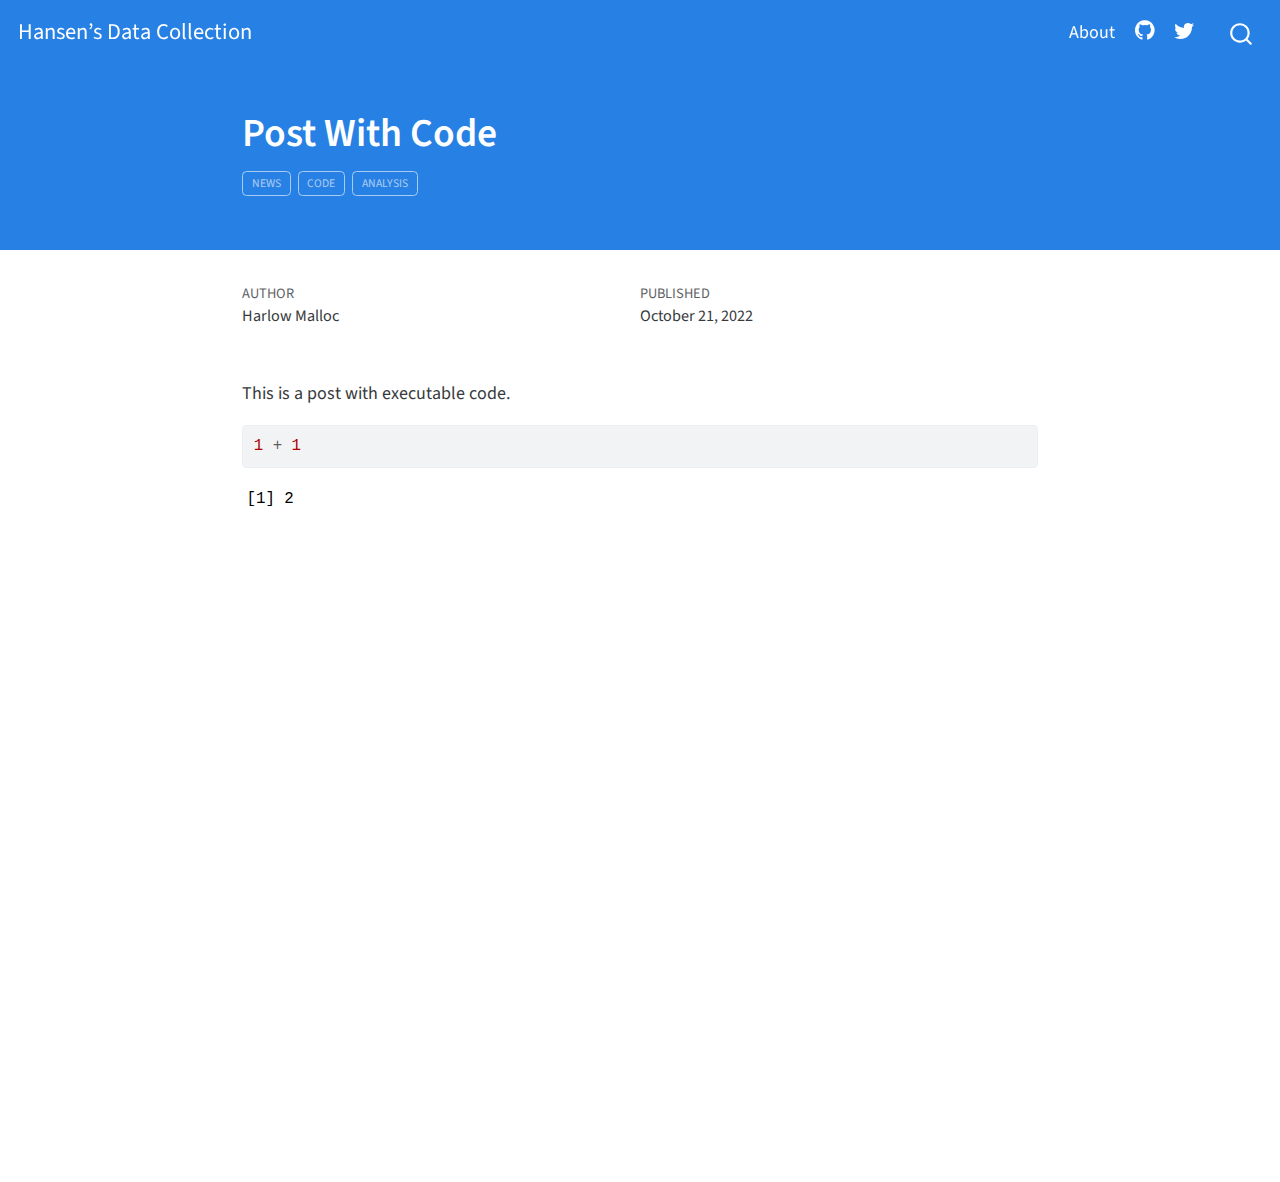
<file: posts/post-with-code/index.html>
<!DOCTYPE html>
<html xmlns="http://www.w3.org/1999/xhtml" lang="en" xml:lang="en"><head>

<meta charset="utf-8">
<meta name="generator" content="quarto-1.1.251">

<meta name="viewport" content="width=device-width, initial-scale=1.0, user-scalable=yes">

<meta name="author" content="Harlow Malloc">
<meta name="dcterms.date" content="2022-10-21">

<title>Hansen’s Data Collection - Post With Code</title>
<style>
code{white-space: pre-wrap;}
span.smallcaps{font-variant: small-caps;}
div.columns{display: flex; gap: min(4vw, 1.5em);}
div.column{flex: auto; overflow-x: auto;}
div.hanging-indent{margin-left: 1.5em; text-indent: -1.5em;}
ul.task-list{list-style: none;}
ul.task-list li input[type="checkbox"] {
  width: 0.8em;
  margin: 0 0.8em 0.2em -1.6em;
  vertical-align: middle;
}
pre > code.sourceCode { white-space: pre; position: relative; }
pre > code.sourceCode > span { display: inline-block; line-height: 1.25; }
pre > code.sourceCode > span:empty { height: 1.2em; }
.sourceCode { overflow: visible; }
code.sourceCode > span { color: inherit; text-decoration: inherit; }
div.sourceCode { margin: 1em 0; }
pre.sourceCode { margin: 0; }
@media screen {
div.sourceCode { overflow: auto; }
}
@media print {
pre > code.sourceCode { white-space: pre-wrap; }
pre > code.sourceCode > span { text-indent: -5em; padding-left: 5em; }
}
pre.numberSource code
  { counter-reset: source-line 0; }
pre.numberSource code > span
  { position: relative; left: -4em; counter-increment: source-line; }
pre.numberSource code > span > a:first-child::before
  { content: counter(source-line);
    position: relative; left: -1em; text-align: right; vertical-align: baseline;
    border: none; display: inline-block;
    -webkit-touch-callout: none; -webkit-user-select: none;
    -khtml-user-select: none; -moz-user-select: none;
    -ms-user-select: none; user-select: none;
    padding: 0 4px; width: 4em;
    color: #aaaaaa;
  }
pre.numberSource { margin-left: 3em; border-left: 1px solid #aaaaaa;  padding-left: 4px; }
div.sourceCode
  {   }
@media screen {
pre > code.sourceCode > span > a:first-child::before { text-decoration: underline; }
}
code span.al { color: #ff0000; font-weight: bold; } /* Alert */
code span.an { color: #60a0b0; font-weight: bold; font-style: italic; } /* Annotation */
code span.at { color: #7d9029; } /* Attribute */
code span.bn { color: #40a070; } /* BaseN */
code span.bu { color: #008000; } /* BuiltIn */
code span.cf { color: #007020; font-weight: bold; } /* ControlFlow */
code span.ch { color: #4070a0; } /* Char */
code span.cn { color: #880000; } /* Constant */
code span.co { color: #60a0b0; font-style: italic; } /* Comment */
code span.cv { color: #60a0b0; font-weight: bold; font-style: italic; } /* CommentVar */
code span.do { color: #ba2121; font-style: italic; } /* Documentation */
code span.dt { color: #902000; } /* DataType */
code span.dv { color: #40a070; } /* DecVal */
code span.er { color: #ff0000; font-weight: bold; } /* Error */
code span.ex { } /* Extension */
code span.fl { color: #40a070; } /* Float */
code span.fu { color: #06287e; } /* Function */
code span.im { color: #008000; font-weight: bold; } /* Import */
code span.in { color: #60a0b0; font-weight: bold; font-style: italic; } /* Information */
code span.kw { color: #007020; font-weight: bold; } /* Keyword */
code span.op { color: #666666; } /* Operator */
code span.ot { color: #007020; } /* Other */
code span.pp { color: #bc7a00; } /* Preprocessor */
code span.sc { color: #4070a0; } /* SpecialChar */
code span.ss { color: #bb6688; } /* SpecialString */
code span.st { color: #4070a0; } /* String */
code span.va { color: #19177c; } /* Variable */
code span.vs { color: #4070a0; } /* VerbatimString */
code span.wa { color: #60a0b0; font-weight: bold; font-style: italic; } /* Warning */
</style>


<script src="../../site_libs/quarto-nav/quarto-nav.js"></script>
<script src="../../site_libs/quarto-nav/headroom.min.js"></script>
<script src="../../site_libs/clipboard/clipboard.min.js"></script>
<script src="../../site_libs/quarto-search/autocomplete.umd.js"></script>
<script src="../../site_libs/quarto-search/fuse.min.js"></script>
<script src="../../site_libs/quarto-search/quarto-search.js"></script>
<meta name="quarto:offset" content="../../">
<script src="../../site_libs/quarto-html/quarto.js"></script>
<script src="../../site_libs/quarto-html/popper.min.js"></script>
<script src="../../site_libs/quarto-html/tippy.umd.min.js"></script>
<script src="../../site_libs/quarto-html/anchor.min.js"></script>
<link href="../../site_libs/quarto-html/tippy.css" rel="stylesheet">
<link href="../../site_libs/quarto-html/quarto-syntax-highlighting.css" rel="stylesheet" id="quarto-text-highlighting-styles">
<script src="../../site_libs/bootstrap/bootstrap.min.js"></script>
<link href="../../site_libs/bootstrap/bootstrap-icons.css" rel="stylesheet">
<link href="../../site_libs/bootstrap/bootstrap.min.css" rel="stylesheet" id="quarto-bootstrap" data-mode="light">
<script id="quarto-search-options" type="application/json">{
  "location": "navbar",
  "copy-button": false,
  "collapse-after": 3,
  "panel-placement": "end",
  "type": "overlay",
  "limit": 20,
  "language": {
    "search-no-results-text": "No results",
    "search-matching-documents-text": "matching documents",
    "search-copy-link-title": "Copy link to search",
    "search-hide-matches-text": "Hide additional matches",
    "search-more-match-text": "more match in this document",
    "search-more-matches-text": "more matches in this document",
    "search-clear-button-title": "Clear",
    "search-detached-cancel-button-title": "Cancel",
    "search-submit-button-title": "Submit"
  }
}</script>


<link rel="stylesheet" href="../../styles.css">
</head>

<body class="nav-fixed fullcontent">

<div id="quarto-search-results"></div>
  <header id="quarto-header" class="headroom fixed-top">
    <nav class="navbar navbar-expand-lg navbar-dark ">
      <div class="navbar-container container-fluid">
      <div class="navbar-brand-container">
    <a class="navbar-brand" href="../../index.html">
    <span class="navbar-title">Hansen’s Data Collection</span>
    </a>
  </div>
          <button class="navbar-toggler" type="button" data-bs-toggle="collapse" data-bs-target="#navbarCollapse" aria-controls="navbarCollapse" aria-expanded="false" aria-label="Toggle navigation" onclick="if (window.quartoToggleHeadroom) { window.quartoToggleHeadroom(); }">
  <span class="navbar-toggler-icon"></span>
</button>
          <div class="collapse navbar-collapse" id="navbarCollapse">
            <ul class="navbar-nav navbar-nav-scroll ms-auto">
  <li class="nav-item">
    <a class="nav-link" href="../../about.html">About</a>
  </li>  
  <li class="nav-item compact">
    <a class="nav-link" href="https://github.com/"><i class="bi bi-github" role="img">
</i> 
 </a>
  </li>  
  <li class="nav-item compact">
    <a class="nav-link" href="https://twitter.com/hansennothanson"><i class="bi bi-twitter" role="img">
</i> 
 </a>
  </li>  
</ul>
              <div id="quarto-search" class="" title="Search"></div>
          </div> <!-- /navcollapse -->
      </div> <!-- /container-fluid -->
    </nav>
</header>
<!-- content -->
<header id="title-block-header" class="quarto-title-block default page-columns page-full">
  <div class="quarto-title-banner page-columns page-full">
    <div class="quarto-title column-body">
      <h1 class="title">Post With Code</h1>
                                <div class="quarto-categories">
                <div class="quarto-category">news</div>
                <div class="quarto-category">code</div>
                <div class="quarto-category">analysis</div>
              </div>
                  </div>
  </div>
    
  
  <div class="quarto-title-meta">

      <div>
      <div class="quarto-title-meta-heading">Author</div>
      <div class="quarto-title-meta-contents">
               <p>Harlow Malloc </p>
            </div>
    </div>
      
      <div>
      <div class="quarto-title-meta-heading">Published</div>
      <div class="quarto-title-meta-contents">
        <p class="date">October 21, 2022</p>
      </div>
    </div>
      
    </div>
    
  
  </header><div id="quarto-content" class="quarto-container page-columns page-rows-contents page-layout-article page-navbar">
<!-- sidebar -->
<!-- margin-sidebar -->
    
<!-- main -->
<main class="content quarto-banner-title-block" id="quarto-document-content">




<p>This is a post with executable code.</p>
<div class="cell">
<div class="sourceCode cell-code" id="cb1"><pre class="sourceCode r code-with-copy"><code class="sourceCode r"><span id="cb1-1"><a href="#cb1-1" aria-hidden="true" tabindex="-1"></a><span class="dv">1</span> <span class="sc">+</span> <span class="dv">1</span></span></code><button title="Copy to Clipboard" class="code-copy-button"><i class="bi"></i></button></pre></div>
<div class="cell-output cell-output-stdout">
<pre><code>[1] 2</code></pre>
</div>
</div>



</main> <!-- /main -->
<script id="quarto-html-after-body" type="application/javascript">
window.document.addEventListener("DOMContentLoaded", function (event) {
  const toggleBodyColorMode = (bsSheetEl) => {
    const mode = bsSheetEl.getAttribute("data-mode");
    const bodyEl = window.document.querySelector("body");
    if (mode === "dark") {
      bodyEl.classList.add("quarto-dark");
      bodyEl.classList.remove("quarto-light");
    } else {
      bodyEl.classList.add("quarto-light");
      bodyEl.classList.remove("quarto-dark");
    }
  }
  const toggleBodyColorPrimary = () => {
    const bsSheetEl = window.document.querySelector("link#quarto-bootstrap");
    if (bsSheetEl) {
      toggleBodyColorMode(bsSheetEl);
    }
  }
  toggleBodyColorPrimary();  
  const icon = "";
  const anchorJS = new window.AnchorJS();
  anchorJS.options = {
    placement: 'right',
    icon: icon
  };
  anchorJS.add('.anchored');
  const clipboard = new window.ClipboardJS('.code-copy-button', {
    target: function(trigger) {
      return trigger.previousElementSibling;
    }
  });
  clipboard.on('success', function(e) {
    // button target
    const button = e.trigger;
    // don't keep focus
    button.blur();
    // flash "checked"
    button.classList.add('code-copy-button-checked');
    var currentTitle = button.getAttribute("title");
    button.setAttribute("title", "Copied!");
    setTimeout(function() {
      button.setAttribute("title", currentTitle);
      button.classList.remove('code-copy-button-checked');
    }, 1000);
    // clear code selection
    e.clearSelection();
  });
  function tippyHover(el, contentFn) {
    const config = {
      allowHTML: true,
      content: contentFn,
      maxWidth: 500,
      delay: 100,
      arrow: false,
      appendTo: function(el) {
          return el.parentElement;
      },
      interactive: true,
      interactiveBorder: 10,
      theme: 'quarto',
      placement: 'bottom-start'
    };
    window.tippy(el, config); 
  }
  const noterefs = window.document.querySelectorAll('a[role="doc-noteref"]');
  for (var i=0; i<noterefs.length; i++) {
    const ref = noterefs[i];
    tippyHover(ref, function() {
      // use id or data attribute instead here
      let href = ref.getAttribute('data-footnote-href') || ref.getAttribute('href');
      try { href = new URL(href).hash; } catch {}
      const id = href.replace(/^#\/?/, "");
      const note = window.document.getElementById(id);
      return note.innerHTML;
    });
  }
  var bibliorefs = window.document.querySelectorAll('a[role="doc-biblioref"]');
  for (var i=0; i<bibliorefs.length; i++) {
    const ref = bibliorefs[i];
    const cites = ref.parentNode.getAttribute('data-cites').split(' ');
    tippyHover(ref, function() {
      var popup = window.document.createElement('div');
      cites.forEach(function(cite) {
        var citeDiv = window.document.createElement('div');
        citeDiv.classList.add('hanging-indent');
        citeDiv.classList.add('csl-entry');
        var biblioDiv = window.document.getElementById('ref-' + cite);
        if (biblioDiv) {
          citeDiv.innerHTML = biblioDiv.innerHTML;
        }
        popup.appendChild(citeDiv);
      });
      return popup.innerHTML;
    });
  }
});
</script>
</div> <!-- /content -->



</body></html>
</file>
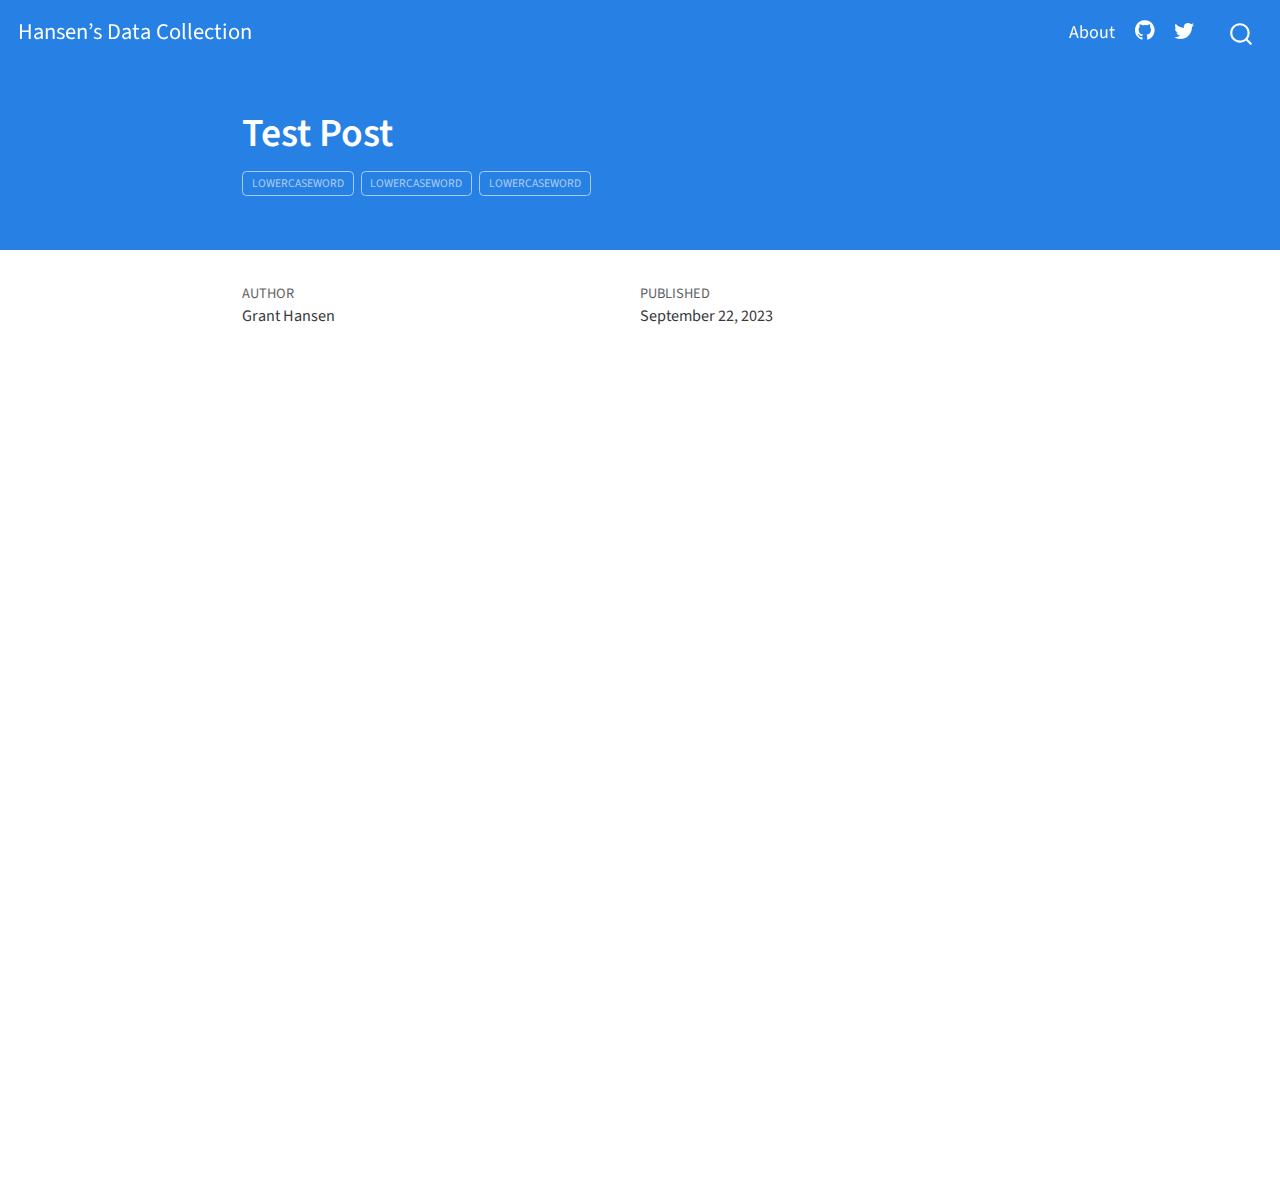
<file: posts/test-post/index.html>
<!DOCTYPE html>
<html xmlns="http://www.w3.org/1999/xhtml" lang="en" xml:lang="en"><head>

<meta charset="utf-8">
<meta name="generator" content="quarto-1.1.251">

<meta name="viewport" content="width=device-width, initial-scale=1.0, user-scalable=yes">

<meta name="author" content="Grant Hansen">
<meta name="dcterms.date" content="2023-09-22">

<title>Hansen’s Data Collection - Test Post</title>
<style>
code{white-space: pre-wrap;}
span.smallcaps{font-variant: small-caps;}
div.columns{display: flex; gap: min(4vw, 1.5em);}
div.column{flex: auto; overflow-x: auto;}
div.hanging-indent{margin-left: 1.5em; text-indent: -1.5em;}
ul.task-list{list-style: none;}
ul.task-list li input[type="checkbox"] {
  width: 0.8em;
  margin: 0 0.8em 0.2em -1.6em;
  vertical-align: middle;
}
</style>


<script src="../../site_libs/quarto-nav/quarto-nav.js"></script>
<script src="../../site_libs/quarto-nav/headroom.min.js"></script>
<script src="../../site_libs/clipboard/clipboard.min.js"></script>
<script src="../../site_libs/quarto-search/autocomplete.umd.js"></script>
<script src="../../site_libs/quarto-search/fuse.min.js"></script>
<script src="../../site_libs/quarto-search/quarto-search.js"></script>
<meta name="quarto:offset" content="../../">
<script src="../../site_libs/quarto-html/quarto.js"></script>
<script src="../../site_libs/quarto-html/popper.min.js"></script>
<script src="../../site_libs/quarto-html/tippy.umd.min.js"></script>
<script src="../../site_libs/quarto-html/anchor.min.js"></script>
<link href="../../site_libs/quarto-html/tippy.css" rel="stylesheet">
<link href="../../site_libs/quarto-html/quarto-syntax-highlighting.css" rel="stylesheet" id="quarto-text-highlighting-styles">
<script src="../../site_libs/bootstrap/bootstrap.min.js"></script>
<link href="../../site_libs/bootstrap/bootstrap-icons.css" rel="stylesheet">
<link href="../../site_libs/bootstrap/bootstrap.min.css" rel="stylesheet" id="quarto-bootstrap" data-mode="light">
<script id="quarto-search-options" type="application/json">{
  "location": "navbar",
  "copy-button": false,
  "collapse-after": 3,
  "panel-placement": "end",
  "type": "overlay",
  "limit": 20,
  "language": {
    "search-no-results-text": "No results",
    "search-matching-documents-text": "matching documents",
    "search-copy-link-title": "Copy link to search",
    "search-hide-matches-text": "Hide additional matches",
    "search-more-match-text": "more match in this document",
    "search-more-matches-text": "more matches in this document",
    "search-clear-button-title": "Clear",
    "search-detached-cancel-button-title": "Cancel",
    "search-submit-button-title": "Submit"
  }
}</script>


<link rel="stylesheet" href="../../styles.css">
</head>

<body class="nav-fixed fullcontent">

<div id="quarto-search-results"></div>
  <header id="quarto-header" class="headroom fixed-top">
    <nav class="navbar navbar-expand-lg navbar-dark ">
      <div class="navbar-container container-fluid">
      <div class="navbar-brand-container">
    <a class="navbar-brand" href="../../index.html">
    <span class="navbar-title">Hansen’s Data Collection</span>
    </a>
  </div>
          <button class="navbar-toggler" type="button" data-bs-toggle="collapse" data-bs-target="#navbarCollapse" aria-controls="navbarCollapse" aria-expanded="false" aria-label="Toggle navigation" onclick="if (window.quartoToggleHeadroom) { window.quartoToggleHeadroom(); }">
  <span class="navbar-toggler-icon"></span>
</button>
          <div class="collapse navbar-collapse" id="navbarCollapse">
            <ul class="navbar-nav navbar-nav-scroll ms-auto">
  <li class="nav-item">
    <a class="nav-link" href="../../about.html">About</a>
  </li>  
  <li class="nav-item compact">
    <a class="nav-link" href="https://github.com/"><i class="bi bi-github" role="img">
</i> 
 </a>
  </li>  
  <li class="nav-item compact">
    <a class="nav-link" href="https://twitter.com/hansennothanson"><i class="bi bi-twitter" role="img">
</i> 
 </a>
  </li>  
</ul>
              <div id="quarto-search" class="" title="Search"></div>
          </div> <!-- /navcollapse -->
      </div> <!-- /container-fluid -->
    </nav>
</header>
<!-- content -->
<header id="title-block-header" class="quarto-title-block default page-columns page-full">
  <div class="quarto-title-banner page-columns page-full">
    <div class="quarto-title column-body">
      <h1 class="title">Test Post</h1>
                                <div class="quarto-categories">
                <div class="quarto-category">lowercaseword</div>
                <div class="quarto-category">lowercaseword</div>
                <div class="quarto-category">lowercaseword</div>
              </div>
                  </div>
  </div>
    
  
  <div class="quarto-title-meta">

      <div>
      <div class="quarto-title-meta-heading">Author</div>
      <div class="quarto-title-meta-contents">
               <p>Grant Hansen </p>
            </div>
    </div>
      
      <div>
      <div class="quarto-title-meta-heading">Published</div>
      <div class="quarto-title-meta-contents">
        <p class="date">September 22, 2023</p>
      </div>
    </div>
      
    </div>
    
  
  </header><div id="quarto-content" class="quarto-container page-columns page-rows-contents page-layout-article page-navbar">
<!-- sidebar -->
<!-- margin-sidebar -->
    
<!-- main -->
<main class="content quarto-banner-title-block" id="quarto-document-content">







</main> <!-- /main -->
<script id="quarto-html-after-body" type="application/javascript">
window.document.addEventListener("DOMContentLoaded", function (event) {
  const toggleBodyColorMode = (bsSheetEl) => {
    const mode = bsSheetEl.getAttribute("data-mode");
    const bodyEl = window.document.querySelector("body");
    if (mode === "dark") {
      bodyEl.classList.add("quarto-dark");
      bodyEl.classList.remove("quarto-light");
    } else {
      bodyEl.classList.add("quarto-light");
      bodyEl.classList.remove("quarto-dark");
    }
  }
  const toggleBodyColorPrimary = () => {
    const bsSheetEl = window.document.querySelector("link#quarto-bootstrap");
    if (bsSheetEl) {
      toggleBodyColorMode(bsSheetEl);
    }
  }
  toggleBodyColorPrimary();  
  const icon = "";
  const anchorJS = new window.AnchorJS();
  anchorJS.options = {
    placement: 'right',
    icon: icon
  };
  anchorJS.add('.anchored');
  const clipboard = new window.ClipboardJS('.code-copy-button', {
    target: function(trigger) {
      return trigger.previousElementSibling;
    }
  });
  clipboard.on('success', function(e) {
    // button target
    const button = e.trigger;
    // don't keep focus
    button.blur();
    // flash "checked"
    button.classList.add('code-copy-button-checked');
    var currentTitle = button.getAttribute("title");
    button.setAttribute("title", "Copied!");
    setTimeout(function() {
      button.setAttribute("title", currentTitle);
      button.classList.remove('code-copy-button-checked');
    }, 1000);
    // clear code selection
    e.clearSelection();
  });
  function tippyHover(el, contentFn) {
    const config = {
      allowHTML: true,
      content: contentFn,
      maxWidth: 500,
      delay: 100,
      arrow: false,
      appendTo: function(el) {
          return el.parentElement;
      },
      interactive: true,
      interactiveBorder: 10,
      theme: 'quarto',
      placement: 'bottom-start'
    };
    window.tippy(el, config); 
  }
  const noterefs = window.document.querySelectorAll('a[role="doc-noteref"]');
  for (var i=0; i<noterefs.length; i++) {
    const ref = noterefs[i];
    tippyHover(ref, function() {
      // use id or data attribute instead here
      let href = ref.getAttribute('data-footnote-href') || ref.getAttribute('href');
      try { href = new URL(href).hash; } catch {}
      const id = href.replace(/^#\/?/, "");
      const note = window.document.getElementById(id);
      return note.innerHTML;
    });
  }
  var bibliorefs = window.document.querySelectorAll('a[role="doc-biblioref"]');
  for (var i=0; i<bibliorefs.length; i++) {
    const ref = bibliorefs[i];
    const cites = ref.parentNode.getAttribute('data-cites').split(' ');
    tippyHover(ref, function() {
      var popup = window.document.createElement('div');
      cites.forEach(function(cite) {
        var citeDiv = window.document.createElement('div');
        citeDiv.classList.add('hanging-indent');
        citeDiv.classList.add('csl-entry');
        var biblioDiv = window.document.getElementById('ref-' + cite);
        if (biblioDiv) {
          citeDiv.innerHTML = biblioDiv.innerHTML;
        }
        popup.appendChild(citeDiv);
      });
      return popup.innerHTML;
    });
  }
});
</script>
</div> <!-- /content -->



</body></html>
</file>
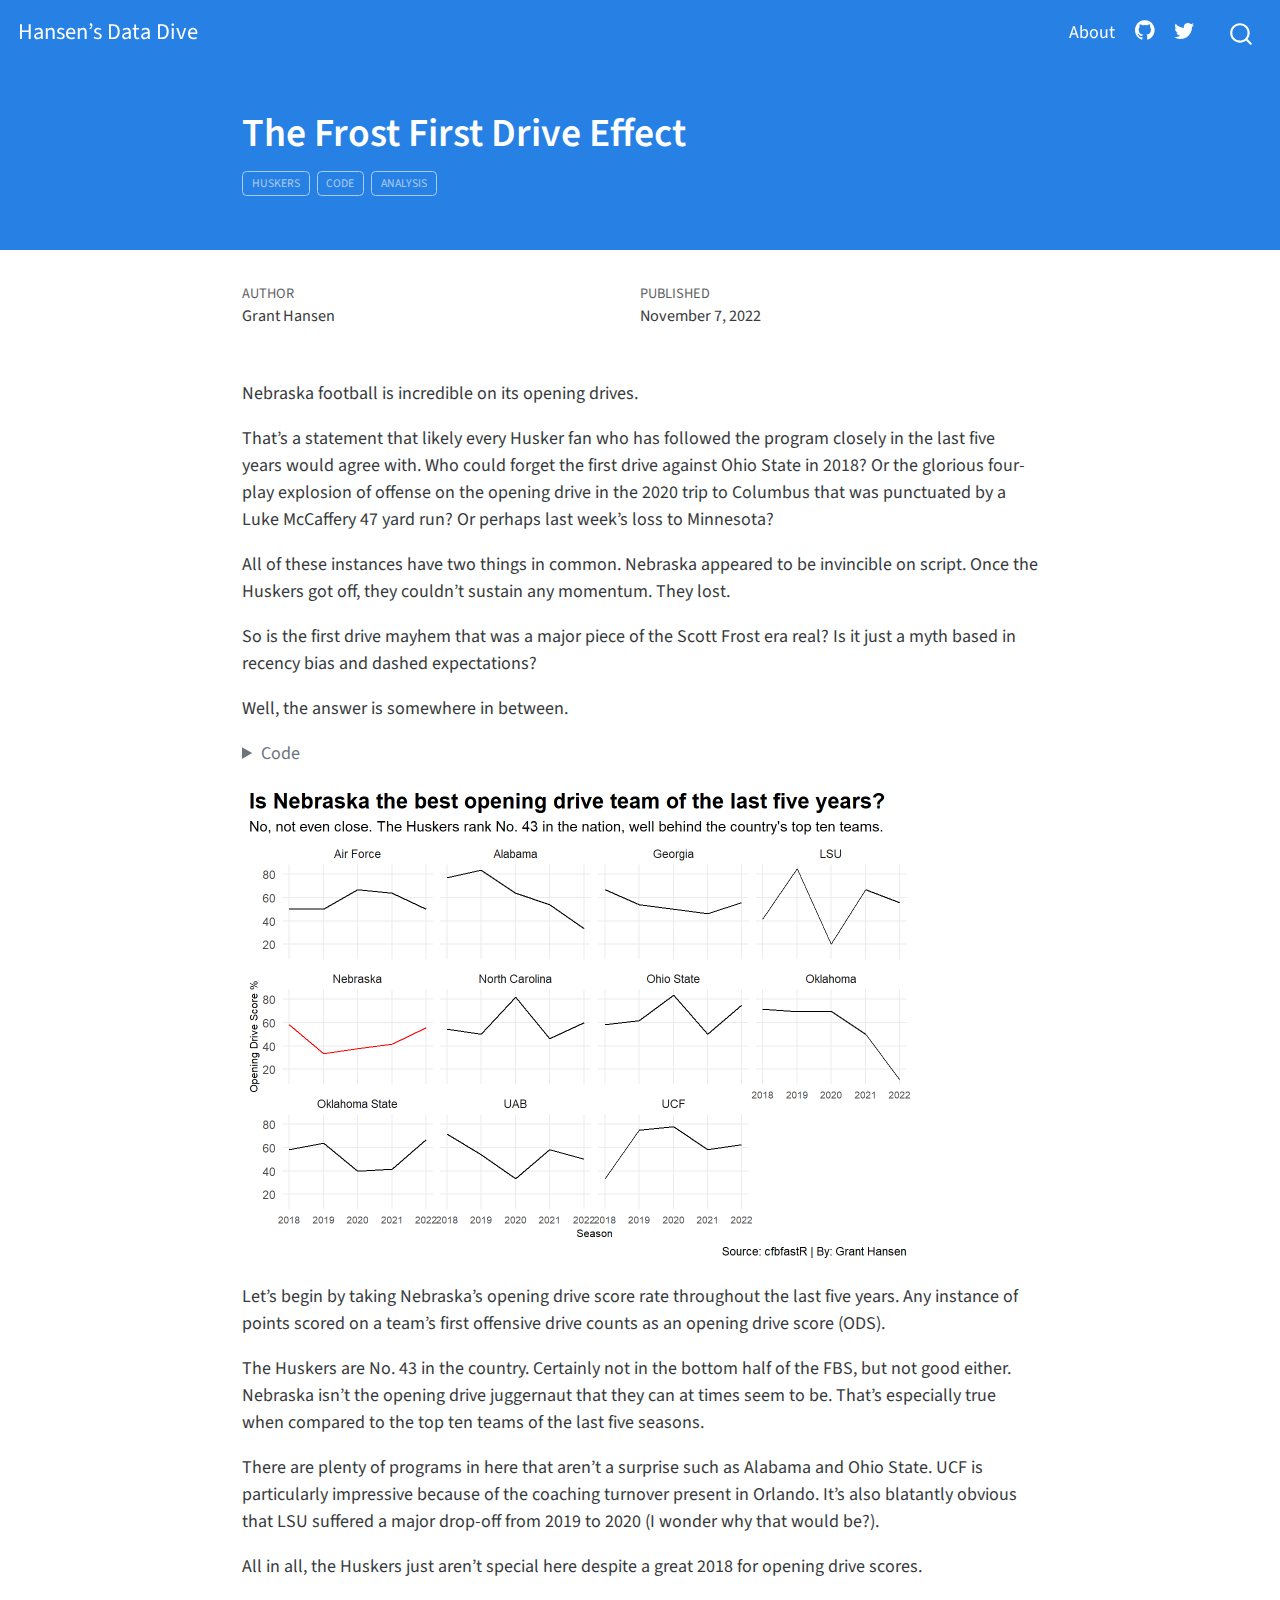
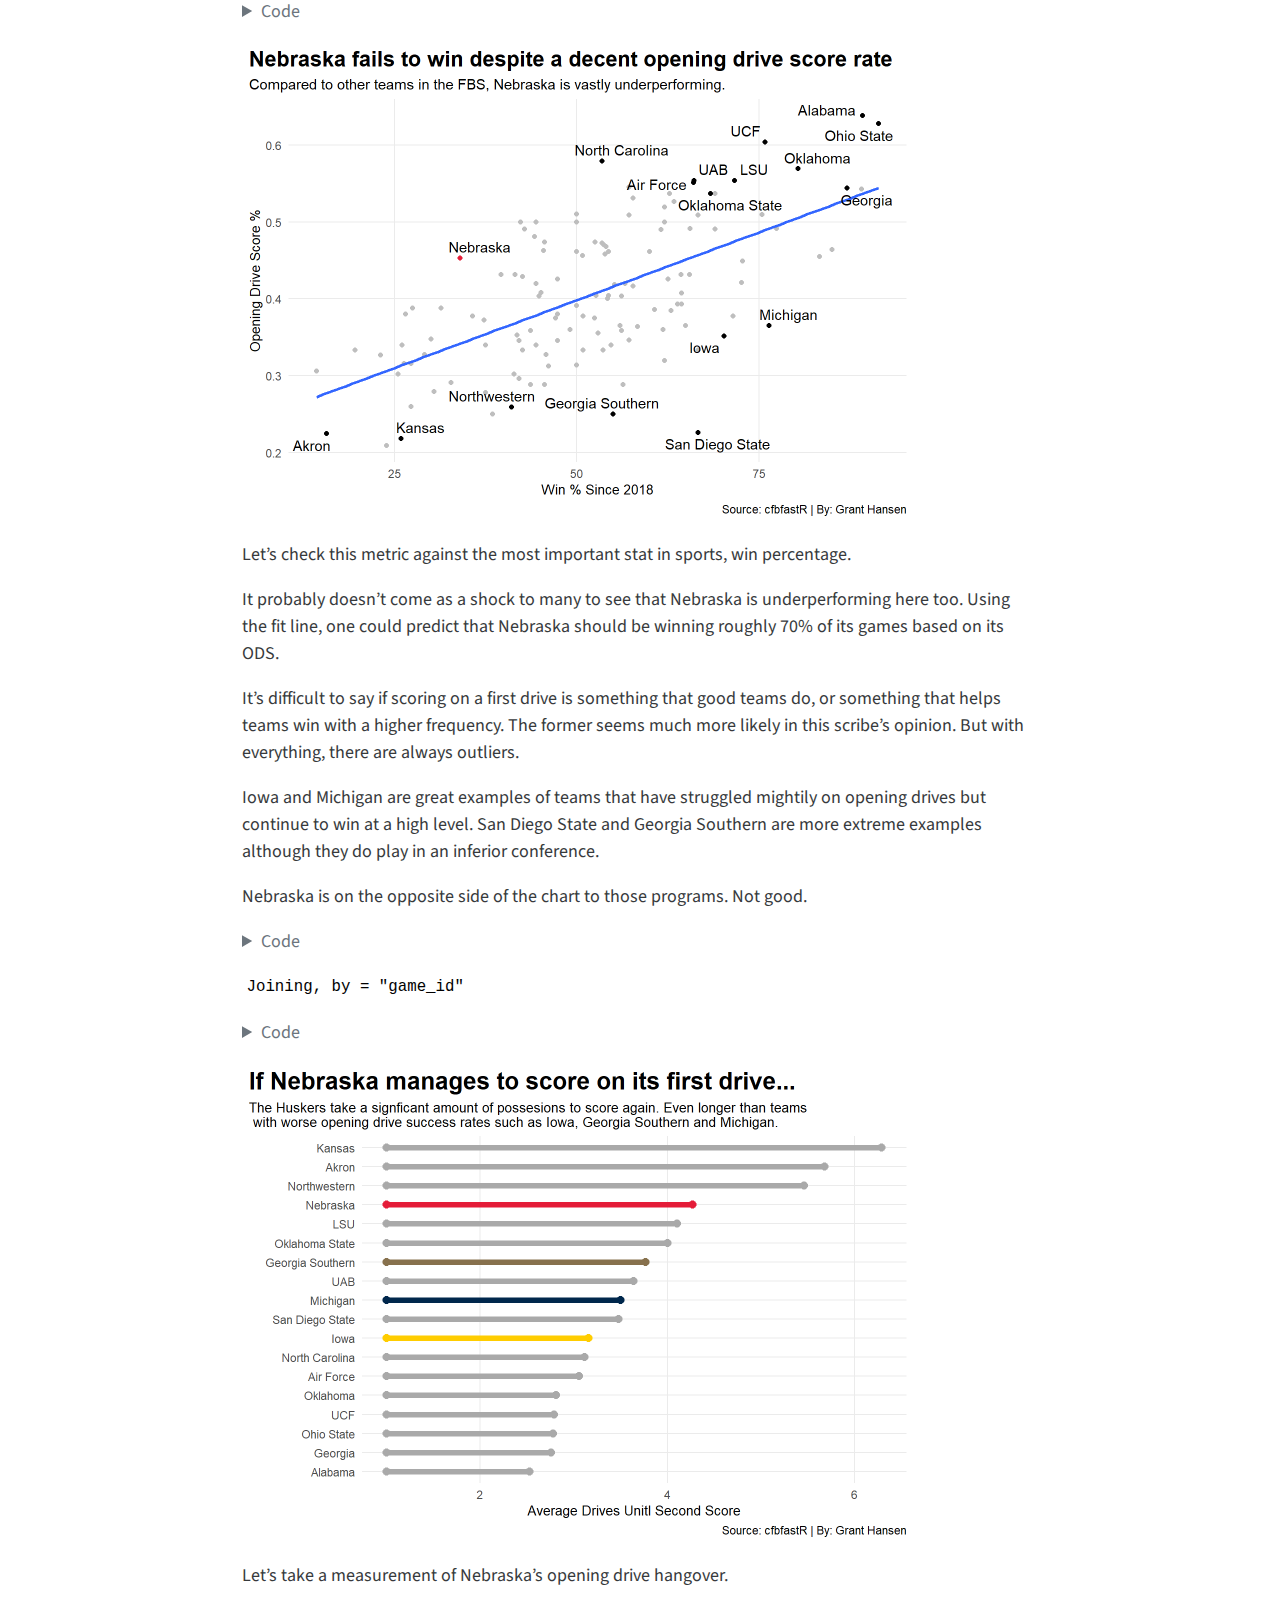
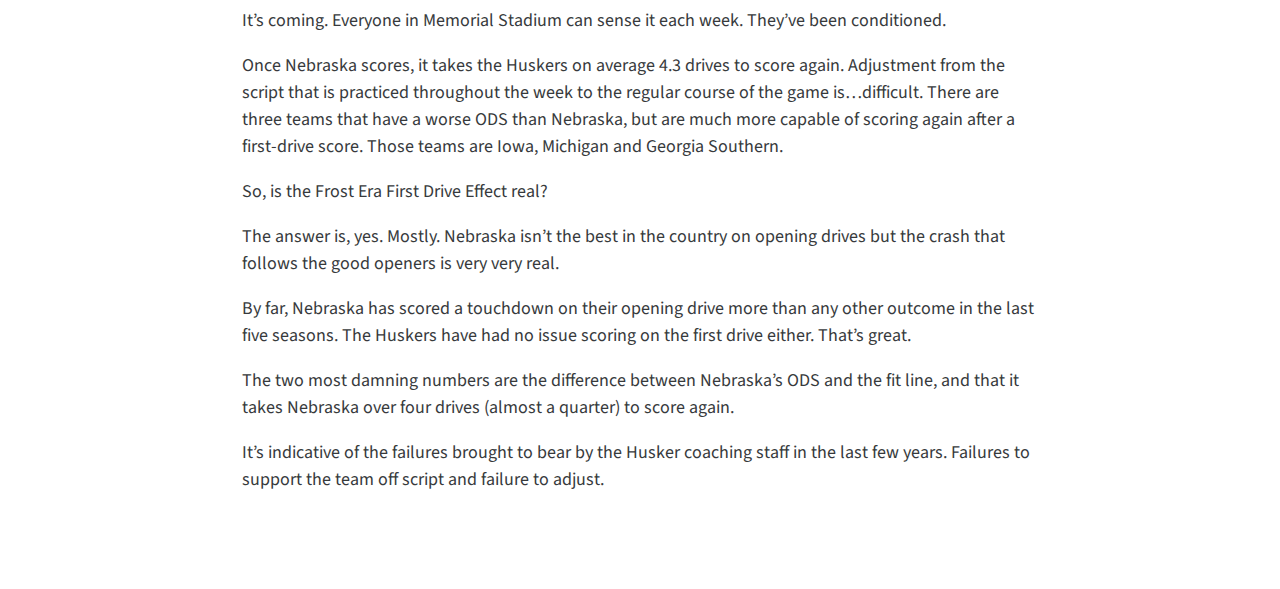
<file: posts/the-frost-first-drive-effect/index.html>
<!DOCTYPE html>
<html xmlns="http://www.w3.org/1999/xhtml" lang="en" xml:lang="en"><head>

<meta charset="utf-8">
<meta name="generator" content="quarto-1.1.251">

<meta name="viewport" content="width=device-width, initial-scale=1.0, user-scalable=yes">

<meta name="author" content="Grant Hansen">
<meta name="dcterms.date" content="2022-11-07">

<title>Hansen’s Data Dive - The Frost First Drive Effect</title>
<style>
code{white-space: pre-wrap;}
span.smallcaps{font-variant: small-caps;}
div.columns{display: flex; gap: min(4vw, 1.5em);}
div.column{flex: auto; overflow-x: auto;}
div.hanging-indent{margin-left: 1.5em; text-indent: -1.5em;}
ul.task-list{list-style: none;}
ul.task-list li input[type="checkbox"] {
  width: 0.8em;
  margin: 0 0.8em 0.2em -1.6em;
  vertical-align: middle;
}
pre > code.sourceCode { white-space: pre; position: relative; }
pre > code.sourceCode > span { display: inline-block; line-height: 1.25; }
pre > code.sourceCode > span:empty { height: 1.2em; }
.sourceCode { overflow: visible; }
code.sourceCode > span { color: inherit; text-decoration: inherit; }
div.sourceCode { margin: 1em 0; }
pre.sourceCode { margin: 0; }
@media screen {
div.sourceCode { overflow: auto; }
}
@media print {
pre > code.sourceCode { white-space: pre-wrap; }
pre > code.sourceCode > span { text-indent: -5em; padding-left: 5em; }
}
pre.numberSource code
  { counter-reset: source-line 0; }
pre.numberSource code > span
  { position: relative; left: -4em; counter-increment: source-line; }
pre.numberSource code > span > a:first-child::before
  { content: counter(source-line);
    position: relative; left: -1em; text-align: right; vertical-align: baseline;
    border: none; display: inline-block;
    -webkit-touch-callout: none; -webkit-user-select: none;
    -khtml-user-select: none; -moz-user-select: none;
    -ms-user-select: none; user-select: none;
    padding: 0 4px; width: 4em;
    color: #aaaaaa;
  }
pre.numberSource { margin-left: 3em; border-left: 1px solid #aaaaaa;  padding-left: 4px; }
div.sourceCode
  {   }
@media screen {
pre > code.sourceCode > span > a:first-child::before { text-decoration: underline; }
}
code span.al { color: #ff0000; font-weight: bold; } /* Alert */
code span.an { color: #60a0b0; font-weight: bold; font-style: italic; } /* Annotation */
code span.at { color: #7d9029; } /* Attribute */
code span.bn { color: #40a070; } /* BaseN */
code span.bu { color: #008000; } /* BuiltIn */
code span.cf { color: #007020; font-weight: bold; } /* ControlFlow */
code span.ch { color: #4070a0; } /* Char */
code span.cn { color: #880000; } /* Constant */
code span.co { color: #60a0b0; font-style: italic; } /* Comment */
code span.cv { color: #60a0b0; font-weight: bold; font-style: italic; } /* CommentVar */
code span.do { color: #ba2121; font-style: italic; } /* Documentation */
code span.dt { color: #902000; } /* DataType */
code span.dv { color: #40a070; } /* DecVal */
code span.er { color: #ff0000; font-weight: bold; } /* Error */
code span.ex { } /* Extension */
code span.fl { color: #40a070; } /* Float */
code span.fu { color: #06287e; } /* Function */
code span.im { color: #008000; font-weight: bold; } /* Import */
code span.in { color: #60a0b0; font-weight: bold; font-style: italic; } /* Information */
code span.kw { color: #007020; font-weight: bold; } /* Keyword */
code span.op { color: #666666; } /* Operator */
code span.ot { color: #007020; } /* Other */
code span.pp { color: #bc7a00; } /* Preprocessor */
code span.sc { color: #4070a0; } /* SpecialChar */
code span.ss { color: #bb6688; } /* SpecialString */
code span.st { color: #4070a0; } /* String */
code span.va { color: #19177c; } /* Variable */
code span.vs { color: #4070a0; } /* VerbatimString */
code span.wa { color: #60a0b0; font-weight: bold; font-style: italic; } /* Warning */
</style>


<script src="../../site_libs/quarto-nav/quarto-nav.js"></script>
<script src="../../site_libs/quarto-nav/headroom.min.js"></script>
<script src="../../site_libs/clipboard/clipboard.min.js"></script>
<script src="../../site_libs/quarto-search/autocomplete.umd.js"></script>
<script src="../../site_libs/quarto-search/fuse.min.js"></script>
<script src="../../site_libs/quarto-search/quarto-search.js"></script>
<meta name="quarto:offset" content="../../">
<script src="../../site_libs/quarto-html/quarto.js"></script>
<script src="../../site_libs/quarto-html/popper.min.js"></script>
<script src="../../site_libs/quarto-html/tippy.umd.min.js"></script>
<script src="../../site_libs/quarto-html/anchor.min.js"></script>
<link href="../../site_libs/quarto-html/tippy.css" rel="stylesheet">
<link href="../../site_libs/quarto-html/quarto-syntax-highlighting.css" rel="stylesheet" id="quarto-text-highlighting-styles">
<script src="../../site_libs/bootstrap/bootstrap.min.js"></script>
<link href="../../site_libs/bootstrap/bootstrap-icons.css" rel="stylesheet">
<link href="../../site_libs/bootstrap/bootstrap.min.css" rel="stylesheet" id="quarto-bootstrap" data-mode="light">
<script id="quarto-search-options" type="application/json">{
  "location": "navbar",
  "copy-button": false,
  "collapse-after": 3,
  "panel-placement": "end",
  "type": "overlay",
  "limit": 20,
  "language": {
    "search-no-results-text": "No results",
    "search-matching-documents-text": "matching documents",
    "search-copy-link-title": "Copy link to search",
    "search-hide-matches-text": "Hide additional matches",
    "search-more-match-text": "more match in this document",
    "search-more-matches-text": "more matches in this document",
    "search-clear-button-title": "Clear",
    "search-detached-cancel-button-title": "Cancel",
    "search-submit-button-title": "Submit"
  }
}</script>


<link rel="stylesheet" href="../../styles.css">
</head>

<body class="nav-fixed fullcontent">

<div id="quarto-search-results"></div>
  <header id="quarto-header" class="headroom fixed-top">
    <nav class="navbar navbar-expand-lg navbar-dark ">
      <div class="navbar-container container-fluid">
      <div class="navbar-brand-container">
    <a class="navbar-brand" href="../../index.html">
    <span class="navbar-title">Hansen’s Data Dive</span>
    </a>
  </div>
          <button class="navbar-toggler" type="button" data-bs-toggle="collapse" data-bs-target="#navbarCollapse" aria-controls="navbarCollapse" aria-expanded="false" aria-label="Toggle navigation" onclick="if (window.quartoToggleHeadroom) { window.quartoToggleHeadroom(); }">
  <span class="navbar-toggler-icon"></span>
</button>
          <div class="collapse navbar-collapse" id="navbarCollapse">
            <ul class="navbar-nav navbar-nav-scroll ms-auto">
  <li class="nav-item">
    <a class="nav-link" href="../../about.html">About</a>
  </li>  
  <li class="nav-item compact">
    <a class="nav-link" href="https://github.com/"><i class="bi bi-github" role="img">
</i> 
 </a>
  </li>  
  <li class="nav-item compact">
    <a class="nav-link" href="https://twitter.com/hansennothanson"><i class="bi bi-twitter" role="img">
</i> 
 </a>
  </li>  
</ul>
              <div id="quarto-search" class="" title="Search"></div>
          </div> <!-- /navcollapse -->
      </div> <!-- /container-fluid -->
    </nav>
</header>
<!-- content -->
<header id="title-block-header" class="quarto-title-block default page-columns page-full">
  <div class="quarto-title-banner page-columns page-full">
    <div class="quarto-title column-body">
      <h1 class="title">The Frost First Drive Effect</h1>
                                <div class="quarto-categories">
                <div class="quarto-category">huskers</div>
                <div class="quarto-category">code</div>
                <div class="quarto-category">analysis</div>
              </div>
                  </div>
  </div>
    
  
  <div class="quarto-title-meta">

      <div>
      <div class="quarto-title-meta-heading">Author</div>
      <div class="quarto-title-meta-contents">
               <p>Grant Hansen </p>
            </div>
    </div>
      
      <div>
      <div class="quarto-title-meta-heading">Published</div>
      <div class="quarto-title-meta-contents">
        <p class="date">November 7, 2022</p>
      </div>
    </div>
      
    </div>
    
  
  </header><div id="quarto-content" class="quarto-container page-columns page-rows-contents page-layout-article page-navbar">
<!-- sidebar -->
<!-- margin-sidebar -->
    
<!-- main -->
<main class="content quarto-banner-title-block" id="quarto-document-content">




<p>Nebraska football is incredible on its opening drives.</p>
<p>That’s a statement that likely every Husker fan who has followed the program closely in the last five years would agree with. Who could forget the first drive against Ohio State in 2018? Or the glorious four-play explosion of offense on the opening drive in the 2020 trip to Columbus that was punctuated by a Luke McCaffery 47 yard run? Or perhaps last week’s loss to Minnesota?</p>
<p>All of these instances have two things in common. Nebraska appeared to be invincible on script. Once the Huskers got off, they couldn’t sustain any momentum. They lost.</p>
<p>So is the first drive mayhem that was a major piece of the Scott Frost era real? Is it just a myth based in recency bias and dashed expectations?</p>
<p>Well, the answer is somewhere in between.</p>
<div class="cell">
<details>
<summary>Code</summary>
<div class="sourceCode cell-code" id="cb1"><pre class="sourceCode r code-with-copy"><code class="sourceCode r"><span id="cb1-1"><a href="#cb1-1" aria-hidden="true" tabindex="-1"></a><span class="fu">library</span>(tidyverse)</span>
<span id="cb1-2"><a href="#cb1-2" aria-hidden="true" tabindex="-1"></a><span class="fu">library</span>(cfbfastR)</span>
<span id="cb1-3"><a href="#cb1-3" aria-hidden="true" tabindex="-1"></a><span class="fu">library</span>(ggrepel)</span>
<span id="cb1-4"><a href="#cb1-4" aria-hidden="true" tabindex="-1"></a><span class="fu">library</span>(ggalt)</span>
<span id="cb1-5"><a href="#cb1-5" aria-hidden="true" tabindex="-1"></a></span>
<span id="cb1-6"><a href="#cb1-6" aria-hidden="true" tabindex="-1"></a>drives22<span class="ot">&lt;-</span><span class="fu">cfbd_drives</span>(</span>
<span id="cb1-7"><a href="#cb1-7" aria-hidden="true" tabindex="-1"></a>  <span class="dv">2022</span>,</span>
<span id="cb1-8"><a href="#cb1-8" aria-hidden="true" tabindex="-1"></a>  <span class="at">season_type =</span> <span class="st">"regular"</span></span>
<span id="cb1-9"><a href="#cb1-9" aria-hidden="true" tabindex="-1"></a>) <span class="sc">%&gt;%</span>  </span>
<span id="cb1-10"><a href="#cb1-10" aria-hidden="true" tabindex="-1"></a>  <span class="fu">mutate</span>(<span class="at">season=</span><span class="dv">2022</span>)</span>
<span id="cb1-11"><a href="#cb1-11" aria-hidden="true" tabindex="-1"></a></span>
<span id="cb1-12"><a href="#cb1-12" aria-hidden="true" tabindex="-1"></a>drives18<span class="ot">&lt;-</span><span class="fu">cfbd_drives</span>(</span>
<span id="cb1-13"><a href="#cb1-13" aria-hidden="true" tabindex="-1"></a>  <span class="dv">2018</span>,</span>
<span id="cb1-14"><a href="#cb1-14" aria-hidden="true" tabindex="-1"></a>  <span class="at">season_type =</span> <span class="st">"regular"</span></span>
<span id="cb1-15"><a href="#cb1-15" aria-hidden="true" tabindex="-1"></a>)<span class="sc">%&gt;%</span>  </span>
<span id="cb1-16"><a href="#cb1-16" aria-hidden="true" tabindex="-1"></a>  <span class="fu">mutate</span>(<span class="at">season=</span><span class="dv">2018</span>)</span>
<span id="cb1-17"><a href="#cb1-17" aria-hidden="true" tabindex="-1"></a></span>
<span id="cb1-18"><a href="#cb1-18" aria-hidden="true" tabindex="-1"></a>drives19<span class="ot">&lt;-</span><span class="fu">cfbd_drives</span>(</span>
<span id="cb1-19"><a href="#cb1-19" aria-hidden="true" tabindex="-1"></a>  <span class="dv">2019</span>,</span>
<span id="cb1-20"><a href="#cb1-20" aria-hidden="true" tabindex="-1"></a>  <span class="at">season_type =</span> <span class="st">"regular"</span></span>
<span id="cb1-21"><a href="#cb1-21" aria-hidden="true" tabindex="-1"></a>)<span class="sc">%&gt;%</span>  </span>
<span id="cb1-22"><a href="#cb1-22" aria-hidden="true" tabindex="-1"></a>  <span class="fu">mutate</span>(<span class="at">season=</span><span class="dv">2019</span>)</span>
<span id="cb1-23"><a href="#cb1-23" aria-hidden="true" tabindex="-1"></a></span>
<span id="cb1-24"><a href="#cb1-24" aria-hidden="true" tabindex="-1"></a>drives20<span class="ot">&lt;-</span><span class="fu">cfbd_drives</span>(</span>
<span id="cb1-25"><a href="#cb1-25" aria-hidden="true" tabindex="-1"></a>  <span class="dv">2020</span>,</span>
<span id="cb1-26"><a href="#cb1-26" aria-hidden="true" tabindex="-1"></a>  <span class="at">season_type =</span> <span class="st">"regular"</span></span>
<span id="cb1-27"><a href="#cb1-27" aria-hidden="true" tabindex="-1"></a>)<span class="sc">%&gt;%</span>  </span>
<span id="cb1-28"><a href="#cb1-28" aria-hidden="true" tabindex="-1"></a>  <span class="fu">mutate</span>(<span class="at">season=</span><span class="dv">2020</span>)</span>
<span id="cb1-29"><a href="#cb1-29" aria-hidden="true" tabindex="-1"></a></span>
<span id="cb1-30"><a href="#cb1-30" aria-hidden="true" tabindex="-1"></a>drives21<span class="ot">&lt;-</span><span class="fu">cfbd_drives</span>(</span>
<span id="cb1-31"><a href="#cb1-31" aria-hidden="true" tabindex="-1"></a>  <span class="dv">2021</span>,</span>
<span id="cb1-32"><a href="#cb1-32" aria-hidden="true" tabindex="-1"></a>  <span class="at">season_type =</span> <span class="st">"regular"</span></span>
<span id="cb1-33"><a href="#cb1-33" aria-hidden="true" tabindex="-1"></a>)<span class="sc">%&gt;%</span>  </span>
<span id="cb1-34"><a href="#cb1-34" aria-hidden="true" tabindex="-1"></a>  <span class="fu">mutate</span>(<span class="at">season=</span><span class="dv">2021</span>)</span>
<span id="cb1-35"><a href="#cb1-35" aria-hidden="true" tabindex="-1"></a></span>
<span id="cb1-36"><a href="#cb1-36" aria-hidden="true" tabindex="-1"></a>drives<span class="ot">&lt;-</span><span class="fu">bind_rows</span>(</span>
<span id="cb1-37"><a href="#cb1-37" aria-hidden="true" tabindex="-1"></a>  drives22, drives21, drives20, drives19, drives18</span>
<span id="cb1-38"><a href="#cb1-38" aria-hidden="true" tabindex="-1"></a>)</span>
<span id="cb1-39"><a href="#cb1-39" aria-hidden="true" tabindex="-1"></a></span>
<span id="cb1-40"><a href="#cb1-40" aria-hidden="true" tabindex="-1"></a>YearlySuccess<span class="ot">&lt;-</span>drives <span class="sc">%&gt;%</span> </span>
<span id="cb1-41"><a href="#cb1-41" aria-hidden="true" tabindex="-1"></a>  <span class="fu">filter</span>(drive_number<span class="sc">&lt;=</span><span class="dv">2</span>) <span class="sc">%&gt;%</span> </span>
<span id="cb1-42"><a href="#cb1-42" aria-hidden="true" tabindex="-1"></a>  <span class="fu">group_by</span>(offense, season, scoring) <span class="sc">%&gt;%</span> </span>
<span id="cb1-43"><a href="#cb1-43" aria-hidden="true" tabindex="-1"></a>  <span class="fu">summarize</span>(<span class="at">count =</span> <span class="fu">n</span>()) <span class="sc">%&gt;%</span> </span>
<span id="cb1-44"><a href="#cb1-44" aria-hidden="true" tabindex="-1"></a>  <span class="fu">pivot_wider</span>(<span class="at">names_from =</span> scoring, <span class="at">values_from =</span> count)<span class="sc">%&gt;%</span> </span>
<span id="cb1-45"><a href="#cb1-45" aria-hidden="true" tabindex="-1"></a>  <span class="fu">replace</span>(<span class="fu">is.na</span>(.), <span class="dv">0</span>) <span class="sc">%&gt;%</span> </span>
<span id="cb1-46"><a href="#cb1-46" aria-hidden="true" tabindex="-1"></a>  <span class="fu">mutate</span>(<span class="at">GamesPlayed=</span> <span class="st">`</span><span class="at">TRUE</span><span class="st">`</span> <span class="sc">+</span> <span class="st">`</span><span class="at">FALSE</span><span class="st">`</span>) <span class="sc">%&gt;%</span> </span>
<span id="cb1-47"><a href="#cb1-47" aria-hidden="true" tabindex="-1"></a>  <span class="fu">group_by</span>(offense, season) <span class="sc">%&gt;%</span>  </span>
<span id="cb1-48"><a href="#cb1-48" aria-hidden="true" tabindex="-1"></a>  <span class="fu">summarize</span>(</span>
<span id="cb1-49"><a href="#cb1-49" aria-hidden="true" tabindex="-1"></a>  <span class="at">Score=</span><span class="fu">sum</span>(<span class="st">`</span><span class="at">TRUE</span><span class="st">`</span>),</span>
<span id="cb1-50"><a href="#cb1-50" aria-hidden="true" tabindex="-1"></a>  <span class="at">Total=</span><span class="fu">sum</span>(GamesPlayed)) <span class="sc">%&gt;%</span>  </span>
<span id="cb1-51"><a href="#cb1-51" aria-hidden="true" tabindex="-1"></a>  <span class="fu">mutate</span>(<span class="at">SuccessRate=</span>Score<span class="sc">/</span>Total<span class="sc">*</span><span class="dv">100</span>) <span class="sc">%&gt;%</span> </span>
<span id="cb1-52"><a href="#cb1-52" aria-hidden="true" tabindex="-1"></a>  <span class="fu">filter</span>(Total<span class="sc">&gt;</span><span class="dv">5</span>) <span class="sc">%&gt;%</span> </span>
<span id="cb1-53"><a href="#cb1-53" aria-hidden="true" tabindex="-1"></a>  <span class="fu">arrange</span>(<span class="fu">desc</span>(SuccessRate))</span>
<span id="cb1-54"><a href="#cb1-54" aria-hidden="true" tabindex="-1"></a></span>
<span id="cb1-55"><a href="#cb1-55" aria-hidden="true" tabindex="-1"></a>nuplustop10<span class="ot">&lt;-</span>YearlySuccess <span class="sc">%&gt;%</span> </span>
<span id="cb1-56"><a href="#cb1-56" aria-hidden="true" tabindex="-1"></a>  <span class="fu">filter</span>(offense<span class="sc">==</span><span class="st">"Nebraska"</span><span class="sc">|</span>offense<span class="sc">==</span><span class="st">"Alabama"</span><span class="sc">|</span>offense<span class="sc">==</span><span class="st">"Ohio State"</span><span class="sc">|</span>offense<span class="sc">==</span><span class="st">"UCF"</span><span class="sc">|</span>offense<span class="sc">==</span><span class="st">"Oklahoma"</span><span class="sc">|</span>offense<span class="sc">==</span><span class="st">"North Carolina"</span><span class="sc">|</span>offense<span class="sc">==</span><span class="st">"Georgia"</span><span class="sc">|</span>offense<span class="sc">==</span><span class="st">"LSU"</span><span class="sc">|</span>offense<span class="sc">==</span><span class="st">"UAB"</span><span class="sc">|</span>offense<span class="sc">==</span><span class="st">"Air Force"</span><span class="sc">|</span>offense<span class="sc">==</span><span class="st">"Oklahoma State"</span>)</span>
<span id="cb1-57"><a href="#cb1-57" aria-hidden="true" tabindex="-1"></a></span>
<span id="cb1-58"><a href="#cb1-58" aria-hidden="true" tabindex="-1"></a>nucolor<span class="ot">&lt;-</span>nuplustop10 <span class="sc">%&gt;%</span> <span class="fu">filter</span>(offense<span class="sc">==</span><span class="st">"Nebraska"</span>)</span>
<span id="cb1-59"><a href="#cb1-59" aria-hidden="true" tabindex="-1"></a></span>
<span id="cb1-60"><a href="#cb1-60" aria-hidden="true" tabindex="-1"></a><span class="fu">ggplot</span>()<span class="sc">+</span></span>
<span id="cb1-61"><a href="#cb1-61" aria-hidden="true" tabindex="-1"></a>  <span class="fu">geom_line</span>(<span class="at">data =</span> nuplustop10, <span class="fu">aes</span>(<span class="at">x=</span>season, <span class="at">y=</span>SuccessRate, <span class="at">group=</span>offense))<span class="sc">+</span></span>
<span id="cb1-62"><a href="#cb1-62" aria-hidden="true" tabindex="-1"></a>  <span class="fu">geom_line</span>(<span class="at">data =</span> nucolor, <span class="fu">aes</span>(<span class="at">x=</span>season, <span class="at">y=</span>SuccessRate, <span class="at">group=</span>offense), <span class="at">color=</span><span class="st">"red"</span>)<span class="sc">+</span></span>
<span id="cb1-63"><a href="#cb1-63" aria-hidden="true" tabindex="-1"></a>  <span class="fu">facet_wrap</span>(<span class="sc">~</span>offense)<span class="sc">+</span></span>
<span id="cb1-64"><a href="#cb1-64" aria-hidden="true" tabindex="-1"></a>  <span class="fu">labs</span>(<span class="at">title =</span> <span class="st">"Is Nebraska the best opening drive team of the last five years?"</span>, <span class="at">subtitle =</span> <span class="st">"No, not even close. The Huskers rank No. 43 in the nation, well behind the country's top ten teams."</span>, <span class="at">y=</span><span class="st">"Opening Drive Score %"</span>, <span class="at">x=</span><span class="st">"Season"</span>, <span class="at">caption=</span><span class="st">"Source: cfbfastR | By: Grant Hansen"</span>)<span class="sc">+</span></span>
<span id="cb1-65"><a href="#cb1-65" aria-hidden="true" tabindex="-1"></a>  <span class="fu">theme_minimal</span>()<span class="sc">+</span></span>
<span id="cb1-66"><a href="#cb1-66" aria-hidden="true" tabindex="-1"></a>  <span class="fu">theme</span>(</span>
<span id="cb1-67"><a href="#cb1-67" aria-hidden="true" tabindex="-1"></a>    <span class="at">plot.title =</span> <span class="fu">element_text</span>(<span class="at">size =</span> <span class="dv">16</span>, <span class="at">face=</span> <span class="st">"bold"</span>),</span>
<span id="cb1-68"><a href="#cb1-68" aria-hidden="true" tabindex="-1"></a>    <span class="at">axis.title =</span> <span class="fu">element_text</span>(<span class="at">size=</span><span class="dv">8</span>),</span>
<span id="cb1-69"><a href="#cb1-69" aria-hidden="true" tabindex="-1"></a>    <span class="at">plot.subtitle =</span> <span class="fu">element_text</span>(<span class="at">size=</span><span class="dv">11</span>),</span>
<span id="cb1-70"><a href="#cb1-70" aria-hidden="true" tabindex="-1"></a>    <span class="at">plot.title.position =</span> <span class="st">"plot"</span>,</span>
<span id="cb1-71"><a href="#cb1-71" aria-hidden="true" tabindex="-1"></a>    <span class="at">panel.grid.minor =</span> <span class="fu">element_blank</span>(), </span>
<span id="cb1-72"><a href="#cb1-72" aria-hidden="true" tabindex="-1"></a>    <span class="at">axis.text.x =</span> <span class="fu">element_text</span>(<span class="at">size=</span><span class="dv">7</span>)</span>
<span id="cb1-73"><a href="#cb1-73" aria-hidden="true" tabindex="-1"></a>  )</span></code><button title="Copy to Clipboard" class="code-copy-button"><i class="bi"></i></button></pre></div>
</details>
<div class="cell-output-display">
<p><img src="index_files/figure-html/unnamed-chunk-1-1.png" class="img-fluid" width="672"></p>
</div>
</div>
<p>Let’s begin by taking Nebraska’s opening drive score rate throughout the last five years. Any instance of points scored on a team’s first offensive drive counts as an opening drive score (ODS).</p>
<p>The Huskers are No.&nbsp;43 in the country. Certainly not in the bottom half of the FBS, but not good either. Nebraska isn’t the opening drive juggernaut that they can at times seem to be. That’s especially true when compared to the top ten teams of the last five seasons.</p>
<p>There are plenty of programs in here that aren’t a surprise such as Alabama and Ohio State. UCF is particularly impressive because of the coaching turnover present in Orlando. It’s also blatantly obvious that LSU suffered a major drop-off from 2019 to 2020 (I wonder why that would be?).</p>
<p>All in all, the Huskers just aren’t special here despite a great 2018 for opening drive scores.</p>
<div class="cell">
<details>
<summary>Code</summary>
<div class="sourceCode cell-code" id="cb2"><pre class="sourceCode r code-with-copy"><code class="sourceCode r"><span id="cb2-1"><a href="#cb2-1" aria-hidden="true" tabindex="-1"></a>Records18<span class="ot">&lt;-</span><span class="fu">cfbd_game_records</span>(<span class="dv">2018</span>)</span>
<span id="cb2-2"><a href="#cb2-2" aria-hidden="true" tabindex="-1"></a></span>
<span id="cb2-3"><a href="#cb2-3" aria-hidden="true" tabindex="-1"></a>Records19<span class="ot">&lt;-</span><span class="fu">cfbd_game_records</span>(<span class="dv">2019</span>)</span>
<span id="cb2-4"><a href="#cb2-4" aria-hidden="true" tabindex="-1"></a></span>
<span id="cb2-5"><a href="#cb2-5" aria-hidden="true" tabindex="-1"></a>Records20<span class="ot">&lt;-</span><span class="fu">cfbd_game_records</span>(<span class="dv">2020</span>)</span>
<span id="cb2-6"><a href="#cb2-6" aria-hidden="true" tabindex="-1"></a></span>
<span id="cb2-7"><a href="#cb2-7" aria-hidden="true" tabindex="-1"></a>Records21<span class="ot">&lt;-</span><span class="fu">cfbd_game_records</span>(<span class="dv">2021</span>)</span>
<span id="cb2-8"><a href="#cb2-8" aria-hidden="true" tabindex="-1"></a></span>
<span id="cb2-9"><a href="#cb2-9" aria-hidden="true" tabindex="-1"></a>Records22<span class="ot">&lt;-</span><span class="fu">cfbd_game_records</span>(<span class="dv">2022</span>)</span>
<span id="cb2-10"><a href="#cb2-10" aria-hidden="true" tabindex="-1"></a></span>
<span id="cb2-11"><a href="#cb2-11" aria-hidden="true" tabindex="-1"></a>FiveYearRecords<span class="ot">&lt;-</span><span class="fu">bind_rows</span>(Records18, Records19, Records20, Records21, Records22)</span>
<span id="cb2-12"><a href="#cb2-12" aria-hidden="true" tabindex="-1"></a></span>
<span id="cb2-13"><a href="#cb2-13" aria-hidden="true" tabindex="-1"></a>FiveYearWinRate<span class="ot">&lt;-</span>FiveYearRecords <span class="sc">%&gt;%</span> </span>
<span id="cb2-14"><a href="#cb2-14" aria-hidden="true" tabindex="-1"></a>  <span class="fu">group_by</span>(team) <span class="sc">%&gt;%</span> </span>
<span id="cb2-15"><a href="#cb2-15" aria-hidden="true" tabindex="-1"></a>  <span class="fu">summarize</span>(</span>
<span id="cb2-16"><a href="#cb2-16" aria-hidden="true" tabindex="-1"></a>  <span class="at">Total=</span><span class="fu">sum</span>(total_games),</span>
<span id="cb2-17"><a href="#cb2-17" aria-hidden="true" tabindex="-1"></a>  <span class="at">Wins=</span><span class="fu">sum</span>(total_wins)</span>
<span id="cb2-18"><a href="#cb2-18" aria-hidden="true" tabindex="-1"></a>) <span class="sc">%&gt;%</span> </span>
<span id="cb2-19"><a href="#cb2-19" aria-hidden="true" tabindex="-1"></a>  <span class="fu">mutate</span>(<span class="at">WinPercentage=</span>Wins<span class="sc">/</span>Total<span class="sc">*</span><span class="dv">100</span>)</span>
<span id="cb2-20"><a href="#cb2-20" aria-hidden="true" tabindex="-1"></a></span>
<span id="cb2-21"><a href="#cb2-21" aria-hidden="true" tabindex="-1"></a></span>
<span id="cb2-22"><a href="#cb2-22" aria-hidden="true" tabindex="-1"></a>FiveYearSuccessRate<span class="ot">&lt;-</span>drives <span class="sc">%&gt;%</span> </span>
<span id="cb2-23"><a href="#cb2-23" aria-hidden="true" tabindex="-1"></a>  <span class="fu">filter</span>(drive_number<span class="sc">&lt;=</span><span class="dv">2</span>) <span class="sc">%&gt;%</span> </span>
<span id="cb2-24"><a href="#cb2-24" aria-hidden="true" tabindex="-1"></a>  <span class="fu">group_by</span>(offense, season, scoring) <span class="sc">%&gt;%</span> </span>
<span id="cb2-25"><a href="#cb2-25" aria-hidden="true" tabindex="-1"></a>  <span class="fu">summarize</span>(<span class="at">count =</span> <span class="fu">n</span>()) <span class="sc">%&gt;%</span> </span>
<span id="cb2-26"><a href="#cb2-26" aria-hidden="true" tabindex="-1"></a>  <span class="fu">pivot_wider</span>(<span class="at">names_from =</span> scoring, <span class="at">values_from =</span> count) <span class="sc">%&gt;%</span> </span>
<span id="cb2-27"><a href="#cb2-27" aria-hidden="true" tabindex="-1"></a>  <span class="fu">replace</span>(<span class="fu">is.na</span>(.), <span class="dv">0</span>) <span class="sc">%&gt;%</span> </span>
<span id="cb2-28"><a href="#cb2-28" aria-hidden="true" tabindex="-1"></a>  <span class="fu">mutate</span>(<span class="at">GamesPlayed=</span> <span class="st">`</span><span class="at">TRUE</span><span class="st">`</span> <span class="sc">+</span> <span class="st">`</span><span class="at">FALSE</span><span class="st">`</span>) <span class="sc">%&gt;%</span> </span>
<span id="cb2-29"><a href="#cb2-29" aria-hidden="true" tabindex="-1"></a>  <span class="fu">group_by</span>(offense) <span class="sc">%&gt;%</span> </span>
<span id="cb2-30"><a href="#cb2-30" aria-hidden="true" tabindex="-1"></a>  <span class="fu">summarize</span>(</span>
<span id="cb2-31"><a href="#cb2-31" aria-hidden="true" tabindex="-1"></a>  <span class="at">Score=</span><span class="fu">sum</span>(<span class="st">`</span><span class="at">TRUE</span><span class="st">`</span>),</span>
<span id="cb2-32"><a href="#cb2-32" aria-hidden="true" tabindex="-1"></a>  <span class="at">Total=</span><span class="fu">sum</span>(GamesPlayed)) <span class="sc">%&gt;%</span></span>
<span id="cb2-33"><a href="#cb2-33" aria-hidden="true" tabindex="-1"></a>  <span class="fu">mutate</span>(<span class="at">SuccessRate=</span>Score<span class="sc">/</span>Total) <span class="sc">%&gt;%</span> </span>
<span id="cb2-34"><a href="#cb2-34" aria-hidden="true" tabindex="-1"></a>  <span class="fu">filter</span>(Total<span class="sc">&gt;</span><span class="dv">40</span>) <span class="sc">%&gt;%</span> </span>
<span id="cb2-35"><a href="#cb2-35" aria-hidden="true" tabindex="-1"></a>  <span class="fu">arrange</span>(<span class="fu">desc</span>(SuccessRate))</span>
<span id="cb2-36"><a href="#cb2-36" aria-hidden="true" tabindex="-1"></a></span>
<span id="cb2-37"><a href="#cb2-37" aria-hidden="true" tabindex="-1"></a>FiveYearTotals<span class="ot">&lt;-</span><span class="fu">bind_rows</span>(FiveYearWinRate, FiveYearSuccessRate)</span>
<span id="cb2-38"><a href="#cb2-38" aria-hidden="true" tabindex="-1"></a></span>
<span id="cb2-39"><a href="#cb2-39" aria-hidden="true" tabindex="-1"></a>FiveYearTotals<span class="ot">&lt;-</span>FiveYearWinRate <span class="sc">%&gt;%</span> <span class="fu">inner_join</span>(FiveYearSuccessRate, <span class="at">by=</span><span class="fu">c</span>(<span class="st">"team"</span><span class="ot">=</span><span class="st">"offense"</span>))</span>
<span id="cb2-40"><a href="#cb2-40" aria-hidden="true" tabindex="-1"></a></span>
<span id="cb2-41"><a href="#cb2-41" aria-hidden="true" tabindex="-1"></a>FiveYearNU<span class="ot">&lt;-</span>FiveYearTotals <span class="sc">%&gt;%</span> <span class="fu">filter</span>(team<span class="sc">==</span><span class="st">"Nebraska"</span><span class="sc">|</span>team<span class="sc">==</span><span class="st">"Alabama"</span><span class="sc">|</span>team<span class="sc">==</span><span class="st">"Ohio State"</span><span class="sc">|</span>team<span class="sc">==</span><span class="st">"UCF"</span><span class="sc">|</span>team<span class="sc">==</span><span class="st">"Oklahoma"</span><span class="sc">|</span>team<span class="sc">==</span><span class="st">"North Carolina"</span><span class="sc">|</span>team<span class="sc">==</span><span class="st">"Georgia"</span><span class="sc">|</span>team<span class="sc">==</span><span class="st">"LSU"</span><span class="sc">|</span>team<span class="sc">==</span><span class="st">"UAB"</span><span class="sc">|</span>team<span class="sc">==</span><span class="st">"Air Force"</span><span class="sc">|</span>team<span class="sc">==</span><span class="st">"Oklahoma State"</span><span class="sc">|</span>team<span class="sc">==</span><span class="st">"San Diego State"</span><span class="sc">|</span>team<span class="sc">==</span><span class="st">"Iowa"</span> <span class="sc">|</span>team<span class="sc">==</span><span class="st">"Akron"</span><span class="sc">|</span> team<span class="sc">==</span><span class="st">"Michigan"</span><span class="sc">|</span> team<span class="sc">==</span><span class="st">"Kansas"</span> <span class="sc">|</span>team<span class="sc">==</span><span class="st">"Georgia Southern"</span> <span class="sc">|</span> team<span class="sc">==</span><span class="st">"Northwestern"</span>)</span>
<span id="cb2-42"><a href="#cb2-42" aria-hidden="true" tabindex="-1"></a></span>
<span id="cb2-43"><a href="#cb2-43" aria-hidden="true" tabindex="-1"></a>nucolor<span class="ot">&lt;-</span>FiveYearTotals <span class="sc">%&gt;%</span> <span class="fu">filter</span>(team<span class="sc">==</span><span class="st">"Nebraska"</span>)</span>
<span id="cb2-44"><a href="#cb2-44" aria-hidden="true" tabindex="-1"></a></span>
<span id="cb2-45"><a href="#cb2-45" aria-hidden="true" tabindex="-1"></a><span class="fu">ggplot</span>()<span class="sc">+</span></span>
<span id="cb2-46"><a href="#cb2-46" aria-hidden="true" tabindex="-1"></a>  <span class="fu">geom_point</span>(<span class="at">data=</span>FiveYearTotals, <span class="fu">aes</span>(<span class="at">x=</span>WinPercentage, <span class="at">y=</span>SuccessRate), <span class="at">color=</span><span class="st">"grey"</span>)<span class="sc">+</span></span>
<span id="cb2-47"><a href="#cb2-47" aria-hidden="true" tabindex="-1"></a>  <span class="fu">geom_point</span>(<span class="at">data=</span>FiveYearNU, <span class="fu">aes</span>(<span class="at">x=</span>WinPercentage, <span class="at">y=</span>SuccessRate), <span class="at">color=</span><span class="st">"black"</span>)<span class="sc">+</span></span>
<span id="cb2-48"><a href="#cb2-48" aria-hidden="true" tabindex="-1"></a>  <span class="fu">geom_point</span>(<span class="at">data=</span>nucolor, <span class="fu">aes</span>(<span class="at">x=</span>WinPercentage, <span class="at">y=</span>SuccessRate), <span class="at">color=</span><span class="st">"#E41C38"</span>)<span class="sc">+</span></span>
<span id="cb2-49"><a href="#cb2-49" aria-hidden="true" tabindex="-1"></a>  <span class="fu">geom_smooth</span>(<span class="at">data=</span>FiveYearTotals, <span class="fu">aes</span>(<span class="at">x=</span>WinPercentage, <span class="at">y=</span>SuccessRate), <span class="at">method =</span> <span class="st">"lm"</span>, <span class="at">se=</span><span class="cn">FALSE</span>)<span class="sc">+</span></span>
<span id="cb2-50"><a href="#cb2-50" aria-hidden="true" tabindex="-1"></a>    <span class="fu">geom_text_repel</span>(<span class="at">data=</span>FiveYearNU, <span class="fu">aes</span>(<span class="at">x=</span>WinPercentage, <span class="at">y=</span>SuccessRate, <span class="at">label=</span>team))<span class="sc">+</span></span>
<span id="cb2-51"><a href="#cb2-51" aria-hidden="true" tabindex="-1"></a>    <span class="fu">labs</span>(</span>
<span id="cb2-52"><a href="#cb2-52" aria-hidden="true" tabindex="-1"></a>    <span class="at">x=</span><span class="st">"Win % Since 2018"</span>, </span>
<span id="cb2-53"><a href="#cb2-53" aria-hidden="true" tabindex="-1"></a>    <span class="at">y=</span><span class="st">"Opening Drive Score %"</span>, </span>
<span id="cb2-54"><a href="#cb2-54" aria-hidden="true" tabindex="-1"></a>    <span class="at">title=</span><span class="st">"Nebraska fails to win despite a decent opening drive score rate"</span>, </span>
<span id="cb2-55"><a href="#cb2-55" aria-hidden="true" tabindex="-1"></a>    <span class="at">subtitle=</span><span class="st">"Compared to other teams in the FBS, Nebraska is vastly underperforming."</span>, </span>
<span id="cb2-56"><a href="#cb2-56" aria-hidden="true" tabindex="-1"></a>    <span class="at">caption=</span><span class="st">"Source: cfbfastR | By: Grant Hansen"</span></span>
<span id="cb2-57"><a href="#cb2-57" aria-hidden="true" tabindex="-1"></a>    )<span class="sc">+</span></span>
<span id="cb2-58"><a href="#cb2-58" aria-hidden="true" tabindex="-1"></a>  <span class="fu">theme_minimal</span>()<span class="sc">+</span></span>
<span id="cb2-59"><a href="#cb2-59" aria-hidden="true" tabindex="-1"></a>    <span class="fu">theme</span>(</span>
<span id="cb2-60"><a href="#cb2-60" aria-hidden="true" tabindex="-1"></a>    <span class="at">plot.title =</span> <span class="fu">element_text</span>(<span class="at">size =</span> <span class="dv">16</span>, <span class="at">face=</span> <span class="st">"bold"</span>),</span>
<span id="cb2-61"><a href="#cb2-61" aria-hidden="true" tabindex="-1"></a>    <span class="at">axis.title =</span> <span class="fu">element_text</span>(<span class="at">size=</span><span class="dv">10</span>),</span>
<span id="cb2-62"><a href="#cb2-62" aria-hidden="true" tabindex="-1"></a>    <span class="at">plot.subtitle =</span> <span class="fu">element_text</span>(<span class="at">size=</span><span class="dv">11</span>),</span>
<span id="cb2-63"><a href="#cb2-63" aria-hidden="true" tabindex="-1"></a>    <span class="at">plot.title.position =</span> <span class="st">"plot"</span>,</span>
<span id="cb2-64"><a href="#cb2-64" aria-hidden="true" tabindex="-1"></a>    <span class="at">panel.grid.minor =</span> <span class="fu">element_blank</span>()</span>
<span id="cb2-65"><a href="#cb2-65" aria-hidden="true" tabindex="-1"></a>  )</span></code><button title="Copy to Clipboard" class="code-copy-button"><i class="bi"></i></button></pre></div>
</details>
<div class="cell-output-display">
<p><img src="index_files/figure-html/unnamed-chunk-2-1.png" class="img-fluid" width="672"></p>
</div>
</div>
<p>Let’s check this metric against the most important stat in sports, win percentage.</p>
<p>It probably doesn’t come as a shock to many to see that Nebraska is underperforming here too. Using the fit line, one could predict that Nebraska should be winning roughly 70% of its games based on its ODS.</p>
<p>It’s difficult to say if scoring on a first drive is something that good teams do, or something that helps teams win with a higher frequency. The former seems much more likely in this scribe’s opinion. But with everything, there are always outliers.</p>
<p>Iowa and Michigan are great examples of teams that have struggled mightily on opening drives but continue to win at a high level. San Diego State and Georgia Southern are more extreme examples although they do play in an inferior conference.</p>
<p>Nebraska is on the opposite side of the chart to those programs. Not good.</p>
<div class="cell">
<details>
<summary>Code</summary>
<div class="sourceCode cell-code" id="cb3"><pre class="sourceCode r code-with-copy"><code class="sourceCode r"><span id="cb3-1"><a href="#cb3-1" aria-hidden="true" tabindex="-1"></a>drivesDB <span class="ot">&lt;-</span> drives <span class="sc">%&gt;%</span> </span>
<span id="cb3-2"><a href="#cb3-2" aria-hidden="true" tabindex="-1"></a>  <span class="fu">arrange</span>(offense, game_id) <span class="sc">%&gt;%</span> </span>
<span id="cb3-3"><a href="#cb3-3" aria-hidden="true" tabindex="-1"></a>  <span class="fu">group_by</span>(offense, game_id) <span class="sc">%&gt;%</span> </span>
<span id="cb3-4"><a href="#cb3-4" aria-hidden="true" tabindex="-1"></a>  <span class="fu">mutate</span>(<span class="at">team_drive =</span> <span class="fu">row_number</span>())</span>
<span id="cb3-5"><a href="#cb3-5" aria-hidden="true" tabindex="-1"></a></span>
<span id="cb3-6"><a href="#cb3-6" aria-hidden="true" tabindex="-1"></a>openingdrives <span class="ot">&lt;-</span> drives <span class="sc">%&gt;%</span> </span>
<span id="cb3-7"><a href="#cb3-7" aria-hidden="true" tabindex="-1"></a>  <span class="fu">filter</span>(drive_number <span class="sc">==</span> <span class="dv">1</span> <span class="sc">|</span> drive_number <span class="sc">==</span> <span class="dv">2</span>) <span class="sc">%&gt;%</span> </span>
<span id="cb3-8"><a href="#cb3-8" aria-hidden="true" tabindex="-1"></a>  <span class="fu">filter</span>(scoring <span class="sc">==</span> <span class="cn">TRUE</span>)</span>
<span id="cb3-9"><a href="#cb3-9" aria-hidden="true" tabindex="-1"></a></span>
<span id="cb3-10"><a href="#cb3-10" aria-hidden="true" tabindex="-1"></a>od <span class="ot">&lt;-</span> openingdrives <span class="sc">%&gt;%</span> </span>
<span id="cb3-11"><a href="#cb3-11" aria-hidden="true" tabindex="-1"></a>  <span class="fu">select</span>(game_id)</span>
<span id="cb3-12"><a href="#cb3-12" aria-hidden="true" tabindex="-1"></a></span>
<span id="cb3-13"><a href="#cb3-13" aria-hidden="true" tabindex="-1"></a>DBDRIVESCHART<span class="ot">&lt;-</span>drivesDB <span class="sc">%&gt;%</span> </span>
<span id="cb3-14"><a href="#cb3-14" aria-hidden="true" tabindex="-1"></a>  <span class="fu">inner_join</span>(od) <span class="sc">%&gt;%</span> </span>
<span id="cb3-15"><a href="#cb3-15" aria-hidden="true" tabindex="-1"></a>  <span class="fu">filter</span>(scoring <span class="sc">==</span> <span class="cn">TRUE</span>) <span class="sc">%&gt;%</span> </span>
<span id="cb3-16"><a href="#cb3-16" aria-hidden="true" tabindex="-1"></a>  <span class="fu">mutate</span>(<span class="at">whichscore =</span> <span class="fu">row_number</span>()) <span class="sc">%&gt;%</span></span>
<span id="cb3-17"><a href="#cb3-17" aria-hidden="true" tabindex="-1"></a>  <span class="fu">filter</span>(whichscore <span class="sc">==</span> <span class="dv">2</span>) <span class="sc">%&gt;%</span></span>
<span id="cb3-18"><a href="#cb3-18" aria-hidden="true" tabindex="-1"></a>  <span class="fu">group_by</span>(offense) <span class="sc">%&gt;%</span> <span class="fu">summarize</span>(<span class="at">next_score =</span> <span class="fu">mean</span>(team_drive)) <span class="sc">%&gt;%</span> <span class="fu">mutate</span>(<span class="at">FirstDrive=</span><span class="dv">1</span>)</span></code><button title="Copy to Clipboard" class="code-copy-button"><i class="bi"></i></button></pre></div>
</details>
<div class="cell-output cell-output-stderr">
<pre><code>Joining, by = "game_id"</code></pre>
</div>
<details>
<summary>Code</summary>
<div class="sourceCode cell-code" id="cb5"><pre class="sourceCode r code-with-copy"><code class="sourceCode r"><span id="cb5-1"><a href="#cb5-1" aria-hidden="true" tabindex="-1"></a>DBFiltered<span class="ot">&lt;-</span>DBDRIVESCHART <span class="sc">%&gt;%</span> </span>
<span id="cb5-2"><a href="#cb5-2" aria-hidden="true" tabindex="-1"></a><span class="fu">filter</span>(offense<span class="sc">==</span><span class="st">"Nebraska"</span><span class="sc">|</span>offense<span class="sc">==</span><span class="st">"Alabama"</span><span class="sc">|</span>offense<span class="sc">==</span><span class="st">"Ohio State"</span><span class="sc">|</span>offense<span class="sc">==</span><span class="st">"UCF"</span><span class="sc">|</span>offense<span class="sc">==</span><span class="st">"Oklahoma"</span><span class="sc">|</span>offense<span class="sc">==</span><span class="st">"North Carolina"</span><span class="sc">|</span>offense<span class="sc">==</span><span class="st">"Georgia"</span><span class="sc">|</span>offense<span class="sc">==</span><span class="st">"LSU"</span><span class="sc">|</span>offense<span class="sc">==</span><span class="st">"UAB"</span><span class="sc">|</span>offense<span class="sc">==</span><span class="st">"Air Force"</span><span class="sc">|</span>offense<span class="sc">==</span><span class="st">"Oklahoma State"</span><span class="sc">|</span>offense<span class="sc">==</span><span class="st">"San Diego State"</span><span class="sc">|</span>offense<span class="sc">==</span><span class="st">"Iowa"</span> <span class="sc">|</span>offense<span class="sc">==</span><span class="st">"Akron"</span><span class="sc">|</span> offense<span class="sc">==</span><span class="st">"Michigan"</span><span class="sc">|</span> offense<span class="sc">==</span><span class="st">"Kansas"</span> <span class="sc">|</span>offense<span class="sc">==</span><span class="st">"Georgia Southern"</span> <span class="sc">|</span> offense<span class="sc">==</span><span class="st">"Northwestern"</span>)</span>
<span id="cb5-3"><a href="#cb5-3" aria-hidden="true" tabindex="-1"></a></span>
<span id="cb5-4"><a href="#cb5-4" aria-hidden="true" tabindex="-1"></a>nuDB<span class="ot">&lt;-</span>DBDRIVESCHART <span class="sc">%&gt;%</span> <span class="fu">filter</span>(offense<span class="sc">==</span><span class="st">"Nebraska"</span>)</span>
<span id="cb5-5"><a href="#cb5-5" aria-hidden="true" tabindex="-1"></a></span>
<span id="cb5-6"><a href="#cb5-6" aria-hidden="true" tabindex="-1"></a>iwDB<span class="ot">&lt;-</span>DBDRIVESCHART <span class="sc">%&gt;%</span> <span class="fu">filter</span>(offense<span class="sc">==</span><span class="st">"Iowa"</span>)</span>
<span id="cb5-7"><a href="#cb5-7" aria-hidden="true" tabindex="-1"></a></span>
<span id="cb5-8"><a href="#cb5-8" aria-hidden="true" tabindex="-1"></a>miDB<span class="ot">&lt;-</span>DBDRIVESCHART <span class="sc">%&gt;%</span> <span class="fu">filter</span>(offense<span class="sc">==</span><span class="st">"Michigan"</span>)</span>
<span id="cb5-9"><a href="#cb5-9" aria-hidden="true" tabindex="-1"></a></span>
<span id="cb5-10"><a href="#cb5-10" aria-hidden="true" tabindex="-1"></a>gsDB<span class="ot">&lt;-</span>DBDRIVESCHART <span class="sc">%&gt;%</span> <span class="fu">filter</span>(offense<span class="sc">==</span><span class="st">"Georgia Southern"</span>)</span>
<span id="cb5-11"><a href="#cb5-11" aria-hidden="true" tabindex="-1"></a></span>
<span id="cb5-12"><a href="#cb5-12" aria-hidden="true" tabindex="-1"></a><span class="fu">ggplot</span>()<span class="sc">+</span></span>
<span id="cb5-13"><a href="#cb5-13" aria-hidden="true" tabindex="-1"></a>  <span class="fu">geom_dumbbell</span>(</span>
<span id="cb5-14"><a href="#cb5-14" aria-hidden="true" tabindex="-1"></a>    <span class="at">data =</span> DBFiltered,</span>
<span id="cb5-15"><a href="#cb5-15" aria-hidden="true" tabindex="-1"></a>    <span class="fu">aes</span>(<span class="at">y=</span><span class="fu">reorder</span>(offense, next_score), <span class="at">x=</span>FirstDrive, <span class="at">xend=</span>next_score),</span>
<span id="cb5-16"><a href="#cb5-16" aria-hidden="true" tabindex="-1"></a>    <span class="at">size=</span> <span class="dv">2</span>,</span>
<span id="cb5-17"><a href="#cb5-17" aria-hidden="true" tabindex="-1"></a>    <span class="at">color=</span><span class="st">" dark grey"</span></span>
<span id="cb5-18"><a href="#cb5-18" aria-hidden="true" tabindex="-1"></a>  )<span class="sc">+</span></span>
<span id="cb5-19"><a href="#cb5-19" aria-hidden="true" tabindex="-1"></a>    <span class="fu">geom_dumbbell</span>(</span>
<span id="cb5-20"><a href="#cb5-20" aria-hidden="true" tabindex="-1"></a>    <span class="at">data =</span> nuDB,</span>
<span id="cb5-21"><a href="#cb5-21" aria-hidden="true" tabindex="-1"></a>    <span class="fu">aes</span>(<span class="at">y=</span><span class="fu">reorder</span>(offense, next_score), <span class="at">x=</span>FirstDrive, <span class="at">xend=</span>next_score),</span>
<span id="cb5-22"><a href="#cb5-22" aria-hidden="true" tabindex="-1"></a>    <span class="at">size=</span> <span class="dv">2</span>,</span>
<span id="cb5-23"><a href="#cb5-23" aria-hidden="true" tabindex="-1"></a>    <span class="at">color=</span><span class="st">"#E41C38"</span></span>
<span id="cb5-24"><a href="#cb5-24" aria-hidden="true" tabindex="-1"></a>  )<span class="sc">+</span></span>
<span id="cb5-25"><a href="#cb5-25" aria-hidden="true" tabindex="-1"></a>   <span class="fu">geom_dumbbell</span>(</span>
<span id="cb5-26"><a href="#cb5-26" aria-hidden="true" tabindex="-1"></a>    <span class="at">data =</span> iwDB,</span>
<span id="cb5-27"><a href="#cb5-27" aria-hidden="true" tabindex="-1"></a>    <span class="fu">aes</span>(<span class="at">y=</span><span class="fu">reorder</span>(offense, next_score), <span class="at">x=</span>FirstDrive, <span class="at">xend=</span>next_score),</span>
<span id="cb5-28"><a href="#cb5-28" aria-hidden="true" tabindex="-1"></a>    <span class="at">size=</span> <span class="dv">2</span>,</span>
<span id="cb5-29"><a href="#cb5-29" aria-hidden="true" tabindex="-1"></a>    <span class="at">color=</span><span class="st">"#FFCD00"</span></span>
<span id="cb5-30"><a href="#cb5-30" aria-hidden="true" tabindex="-1"></a>  )<span class="sc">+</span></span>
<span id="cb5-31"><a href="#cb5-31" aria-hidden="true" tabindex="-1"></a>     <span class="fu">geom_dumbbell</span>(</span>
<span id="cb5-32"><a href="#cb5-32" aria-hidden="true" tabindex="-1"></a>    <span class="at">data =</span> miDB,</span>
<span id="cb5-33"><a href="#cb5-33" aria-hidden="true" tabindex="-1"></a>    <span class="fu">aes</span>(<span class="at">y=</span><span class="fu">reorder</span>(offense, next_score), <span class="at">x=</span>FirstDrive, <span class="at">xend=</span>next_score),</span>
<span id="cb5-34"><a href="#cb5-34" aria-hidden="true" tabindex="-1"></a>    <span class="at">size=</span> <span class="dv">2</span>,</span>
<span id="cb5-35"><a href="#cb5-35" aria-hidden="true" tabindex="-1"></a>    <span class="at">color=</span><span class="st">"#00274C"</span></span>
<span id="cb5-36"><a href="#cb5-36" aria-hidden="true" tabindex="-1"></a>  )<span class="sc">+</span></span>
<span id="cb5-37"><a href="#cb5-37" aria-hidden="true" tabindex="-1"></a>       <span class="fu">geom_dumbbell</span>(</span>
<span id="cb5-38"><a href="#cb5-38" aria-hidden="true" tabindex="-1"></a>    <span class="at">data =</span> gsDB,</span>
<span id="cb5-39"><a href="#cb5-39" aria-hidden="true" tabindex="-1"></a>    <span class="fu">aes</span>(<span class="at">y=</span><span class="fu">reorder</span>(offense, next_score), <span class="at">x=</span>FirstDrive, <span class="at">xend=</span>next_score),</span>
<span id="cb5-40"><a href="#cb5-40" aria-hidden="true" tabindex="-1"></a>    <span class="at">size=</span> <span class="dv">2</span>,</span>
<span id="cb5-41"><a href="#cb5-41" aria-hidden="true" tabindex="-1"></a>    <span class="at">color=</span><span class="st">"#87714D"</span></span>
<span id="cb5-42"><a href="#cb5-42" aria-hidden="true" tabindex="-1"></a>  )<span class="sc">+</span></span>
<span id="cb5-43"><a href="#cb5-43" aria-hidden="true" tabindex="-1"></a>   <span class="fu">labs</span>(</span>
<span id="cb5-44"><a href="#cb5-44" aria-hidden="true" tabindex="-1"></a>    <span class="at">x=</span><span class="st">"Average Drives Unitl Second Score"</span>, </span>
<span id="cb5-45"><a href="#cb5-45" aria-hidden="true" tabindex="-1"></a>    <span class="at">y=</span><span class="st">""</span>, </span>
<span id="cb5-46"><a href="#cb5-46" aria-hidden="true" tabindex="-1"></a>    <span class="at">title=</span><span class="st">"If Nebraska manages to score on its first drive..."</span>, </span>
<span id="cb5-47"><a href="#cb5-47" aria-hidden="true" tabindex="-1"></a>    <span class="at">subtitle=</span><span class="st">"The Huskers take a signficant amount of possesions to score again. Even longer than teams</span><span class="sc">\n</span><span class="st"> with worse opening drive success rates such as Iowa, Georgia Southern and Michigan."</span>, </span>
<span id="cb5-48"><a href="#cb5-48" aria-hidden="true" tabindex="-1"></a>    <span class="at">caption=</span><span class="st">"Source: cfbfastR | By: Grant Hansen"</span>)<span class="sc">+</span></span>
<span id="cb5-49"><a href="#cb5-49" aria-hidden="true" tabindex="-1"></a>  <span class="fu">theme_minimal</span>()<span class="sc">+</span></span>
<span id="cb5-50"><a href="#cb5-50" aria-hidden="true" tabindex="-1"></a>      <span class="fu">theme</span>(</span>
<span id="cb5-51"><a href="#cb5-51" aria-hidden="true" tabindex="-1"></a>    <span class="at">plot.title =</span> <span class="fu">element_text</span>(<span class="at">size =</span> <span class="dv">18</span>, <span class="at">face=</span> <span class="st">"bold"</span>),</span>
<span id="cb5-52"><a href="#cb5-52" aria-hidden="true" tabindex="-1"></a>    <span class="at">axis.title =</span> <span class="fu">element_text</span>(<span class="at">size=</span><span class="dv">10</span>),</span>
<span id="cb5-53"><a href="#cb5-53" aria-hidden="true" tabindex="-1"></a>    <span class="at">plot.subtitle =</span> <span class="fu">element_text</span>(<span class="at">size=</span><span class="dv">10</span>),</span>
<span id="cb5-54"><a href="#cb5-54" aria-hidden="true" tabindex="-1"></a>    <span class="at">plot.title.position =</span> <span class="st">"plot"</span>,</span>
<span id="cb5-55"><a href="#cb5-55" aria-hidden="true" tabindex="-1"></a>    <span class="at">panel.grid.minor =</span> <span class="fu">element_blank</span>())</span></code><button title="Copy to Clipboard" class="code-copy-button"><i class="bi"></i></button></pre></div>
</details>
<div class="cell-output-display">
<p><img src="index_files/figure-html/unnamed-chunk-3-1.png" class="img-fluid" width="672"></p>
</div>
</div>
<p>Let’s take a measurement of Nebraska’s opening drive hangover.</p>
<p>It’s coming. Everyone in Memorial Stadium can sense it each week. They’ve been conditioned.</p>
<p>Once Nebraska scores, it takes the Huskers on average 4.3 drives to score again. Adjustment from the script that is practiced throughout the week to the regular course of the game is…difficult. There are three teams that have a worse ODS than Nebraska, but are much more capable of scoring again after a first-drive score. Those teams are Iowa, Michigan and Georgia Southern.</p>
<p>So, is the Frost Era First Drive Effect real?</p>
<p>The answer is, yes. Mostly. Nebraska isn’t the best in the country on opening drives but the crash that follows the good openers is very very real.</p>
<p>By far, Nebraska has scored a touchdown on their opening drive more than any other outcome in the last five seasons. The Huskers have had no issue scoring on the first drive either. That’s great.</p>
<p>The two most damning numbers are the difference between Nebraska’s ODS and the fit line, and that it takes Nebraska over four drives (almost a quarter) to score again.</p>
<p>It’s indicative of the failures brought to bear by the Husker coaching staff in the last few years. Failures to support the team off script and failure to adjust.</p>



</main> <!-- /main -->
<script id="quarto-html-after-body" type="application/javascript">
window.document.addEventListener("DOMContentLoaded", function (event) {
  const toggleBodyColorMode = (bsSheetEl) => {
    const mode = bsSheetEl.getAttribute("data-mode");
    const bodyEl = window.document.querySelector("body");
    if (mode === "dark") {
      bodyEl.classList.add("quarto-dark");
      bodyEl.classList.remove("quarto-light");
    } else {
      bodyEl.classList.add("quarto-light");
      bodyEl.classList.remove("quarto-dark");
    }
  }
  const toggleBodyColorPrimary = () => {
    const bsSheetEl = window.document.querySelector("link#quarto-bootstrap");
    if (bsSheetEl) {
      toggleBodyColorMode(bsSheetEl);
    }
  }
  toggleBodyColorPrimary();  
  const icon = "";
  const anchorJS = new window.AnchorJS();
  anchorJS.options = {
    placement: 'right',
    icon: icon
  };
  anchorJS.add('.anchored');
  const clipboard = new window.ClipboardJS('.code-copy-button', {
    target: function(trigger) {
      return trigger.previousElementSibling;
    }
  });
  clipboard.on('success', function(e) {
    // button target
    const button = e.trigger;
    // don't keep focus
    button.blur();
    // flash "checked"
    button.classList.add('code-copy-button-checked');
    var currentTitle = button.getAttribute("title");
    button.setAttribute("title", "Copied!");
    setTimeout(function() {
      button.setAttribute("title", currentTitle);
      button.classList.remove('code-copy-button-checked');
    }, 1000);
    // clear code selection
    e.clearSelection();
  });
  function tippyHover(el, contentFn) {
    const config = {
      allowHTML: true,
      content: contentFn,
      maxWidth: 500,
      delay: 100,
      arrow: false,
      appendTo: function(el) {
          return el.parentElement;
      },
      interactive: true,
      interactiveBorder: 10,
      theme: 'quarto',
      placement: 'bottom-start'
    };
    window.tippy(el, config); 
  }
  const noterefs = window.document.querySelectorAll('a[role="doc-noteref"]');
  for (var i=0; i<noterefs.length; i++) {
    const ref = noterefs[i];
    tippyHover(ref, function() {
      // use id or data attribute instead here
      let href = ref.getAttribute('data-footnote-href') || ref.getAttribute('href');
      try { href = new URL(href).hash; } catch {}
      const id = href.replace(/^#\/?/, "");
      const note = window.document.getElementById(id);
      return note.innerHTML;
    });
  }
  var bibliorefs = window.document.querySelectorAll('a[role="doc-biblioref"]');
  for (var i=0; i<bibliorefs.length; i++) {
    const ref = bibliorefs[i];
    const cites = ref.parentNode.getAttribute('data-cites').split(' ');
    tippyHover(ref, function() {
      var popup = window.document.createElement('div');
      cites.forEach(function(cite) {
        var citeDiv = window.document.createElement('div');
        citeDiv.classList.add('hanging-indent');
        citeDiv.classList.add('csl-entry');
        var biblioDiv = window.document.getElementById('ref-' + cite);
        if (biblioDiv) {
          citeDiv.innerHTML = biblioDiv.innerHTML;
        }
        popup.appendChild(citeDiv);
      });
      return popup.innerHTML;
    });
  }
});
</script>
</div> <!-- /content -->



</body></html>
</file>
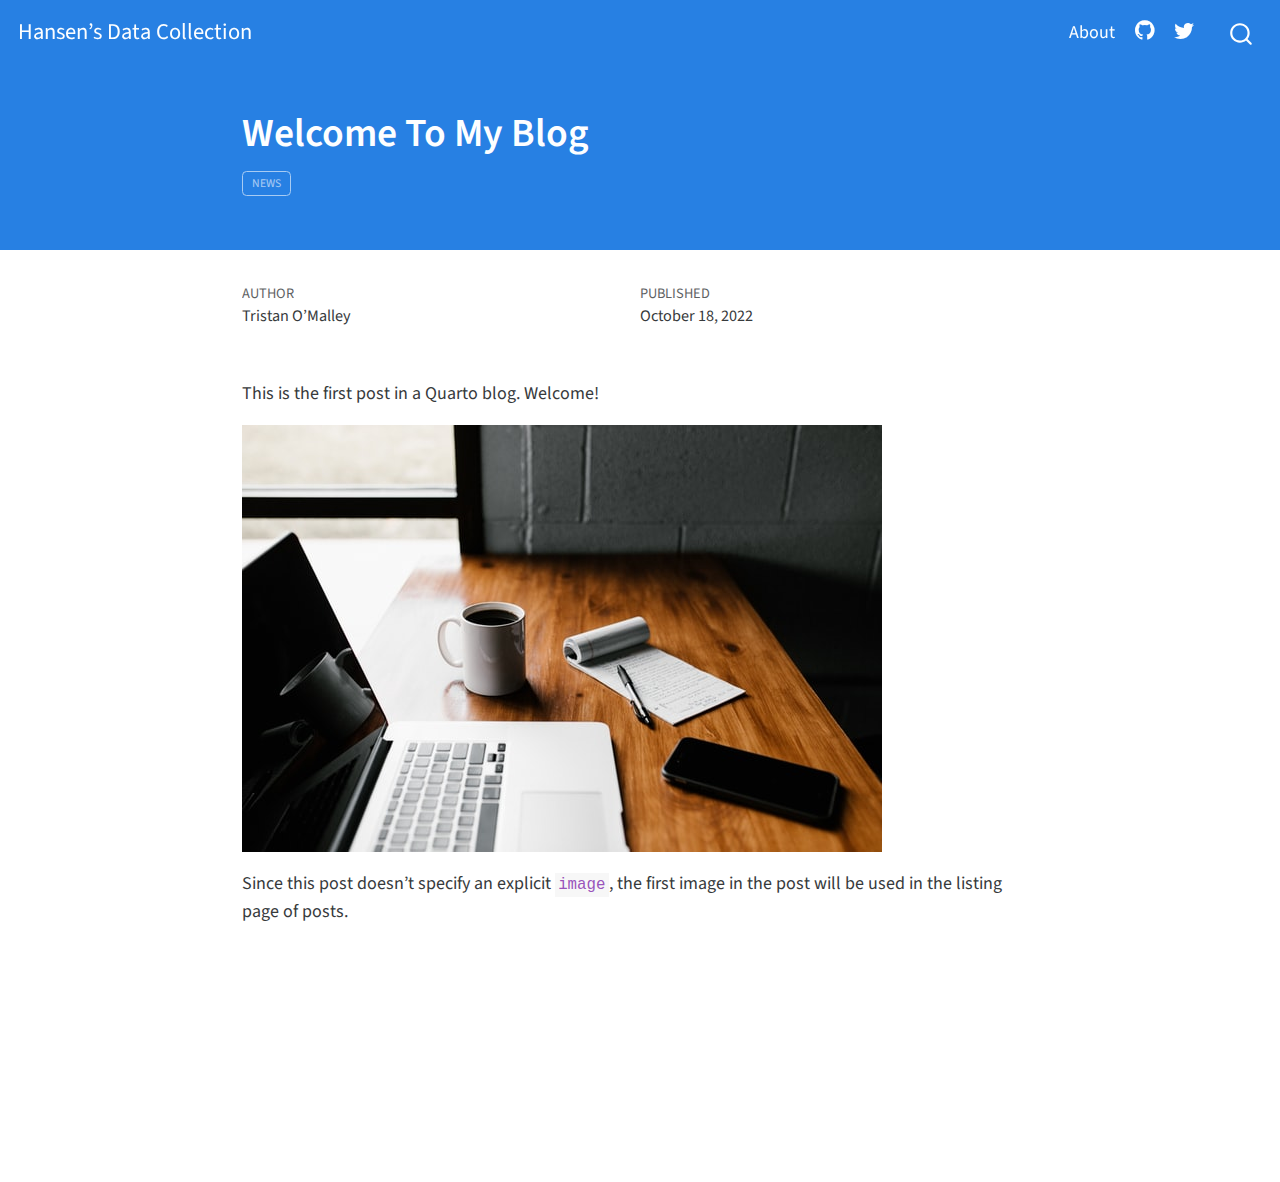
<file: posts/welcome/index.html>
<!DOCTYPE html>
<html xmlns="http://www.w3.org/1999/xhtml" lang="en" xml:lang="en"><head>

<meta charset="utf-8">
<meta name="generator" content="quarto-1.1.251">

<meta name="viewport" content="width=device-width, initial-scale=1.0, user-scalable=yes">

<meta name="author" content="Tristan O’Malley">
<meta name="dcterms.date" content="2022-10-18">

<title>Hansen’s Data Collection - Welcome To My Blog</title>
<style>
code{white-space: pre-wrap;}
span.smallcaps{font-variant: small-caps;}
div.columns{display: flex; gap: min(4vw, 1.5em);}
div.column{flex: auto; overflow-x: auto;}
div.hanging-indent{margin-left: 1.5em; text-indent: -1.5em;}
ul.task-list{list-style: none;}
ul.task-list li input[type="checkbox"] {
  width: 0.8em;
  margin: 0 0.8em 0.2em -1.6em;
  vertical-align: middle;
}
</style>


<script src="../../site_libs/quarto-nav/quarto-nav.js"></script>
<script src="../../site_libs/quarto-nav/headroom.min.js"></script>
<script src="../../site_libs/clipboard/clipboard.min.js"></script>
<script src="../../site_libs/quarto-search/autocomplete.umd.js"></script>
<script src="../../site_libs/quarto-search/fuse.min.js"></script>
<script src="../../site_libs/quarto-search/quarto-search.js"></script>
<meta name="quarto:offset" content="../../">
<script src="../../site_libs/quarto-html/quarto.js"></script>
<script src="../../site_libs/quarto-html/popper.min.js"></script>
<script src="../../site_libs/quarto-html/tippy.umd.min.js"></script>
<script src="../../site_libs/quarto-html/anchor.min.js"></script>
<link href="../../site_libs/quarto-html/tippy.css" rel="stylesheet">
<link href="../../site_libs/quarto-html/quarto-syntax-highlighting.css" rel="stylesheet" id="quarto-text-highlighting-styles">
<script src="../../site_libs/bootstrap/bootstrap.min.js"></script>
<link href="../../site_libs/bootstrap/bootstrap-icons.css" rel="stylesheet">
<link href="../../site_libs/bootstrap/bootstrap.min.css" rel="stylesheet" id="quarto-bootstrap" data-mode="light">
<script id="quarto-search-options" type="application/json">{
  "location": "navbar",
  "copy-button": false,
  "collapse-after": 3,
  "panel-placement": "end",
  "type": "overlay",
  "limit": 20,
  "language": {
    "search-no-results-text": "No results",
    "search-matching-documents-text": "matching documents",
    "search-copy-link-title": "Copy link to search",
    "search-hide-matches-text": "Hide additional matches",
    "search-more-match-text": "more match in this document",
    "search-more-matches-text": "more matches in this document",
    "search-clear-button-title": "Clear",
    "search-detached-cancel-button-title": "Cancel",
    "search-submit-button-title": "Submit"
  }
}</script>


<link rel="stylesheet" href="../../styles.css">
</head>

<body class="nav-fixed fullcontent">

<div id="quarto-search-results"></div>
  <header id="quarto-header" class="headroom fixed-top">
    <nav class="navbar navbar-expand-lg navbar-dark ">
      <div class="navbar-container container-fluid">
      <div class="navbar-brand-container">
    <a class="navbar-brand" href="../../index.html">
    <span class="navbar-title">Hansen’s Data Collection</span>
    </a>
  </div>
          <button class="navbar-toggler" type="button" data-bs-toggle="collapse" data-bs-target="#navbarCollapse" aria-controls="navbarCollapse" aria-expanded="false" aria-label="Toggle navigation" onclick="if (window.quartoToggleHeadroom) { window.quartoToggleHeadroom(); }">
  <span class="navbar-toggler-icon"></span>
</button>
          <div class="collapse navbar-collapse" id="navbarCollapse">
            <ul class="navbar-nav navbar-nav-scroll ms-auto">
  <li class="nav-item">
    <a class="nav-link" href="../../about.html">About</a>
  </li>  
  <li class="nav-item compact">
    <a class="nav-link" href="https://github.com/"><i class="bi bi-github" role="img">
</i> 
 </a>
  </li>  
  <li class="nav-item compact">
    <a class="nav-link" href="https://twitter.com/hansennothanson"><i class="bi bi-twitter" role="img">
</i> 
 </a>
  </li>  
</ul>
              <div id="quarto-search" class="" title="Search"></div>
          </div> <!-- /navcollapse -->
      </div> <!-- /container-fluid -->
    </nav>
</header>
<!-- content -->
<header id="title-block-header" class="quarto-title-block default page-columns page-full">
  <div class="quarto-title-banner page-columns page-full">
    <div class="quarto-title column-body">
      <h1 class="title">Welcome To My Blog</h1>
                                <div class="quarto-categories">
                <div class="quarto-category">news</div>
              </div>
                  </div>
  </div>
    
  
  <div class="quarto-title-meta">

      <div>
      <div class="quarto-title-meta-heading">Author</div>
      <div class="quarto-title-meta-contents">
               <p>Tristan O’Malley </p>
            </div>
    </div>
      
      <div>
      <div class="quarto-title-meta-heading">Published</div>
      <div class="quarto-title-meta-contents">
        <p class="date">October 18, 2022</p>
      </div>
    </div>
      
    </div>
    
  
  </header><div id="quarto-content" class="quarto-container page-columns page-rows-contents page-layout-article page-navbar">
<!-- sidebar -->
<!-- margin-sidebar -->
    
<!-- main -->
<main class="content quarto-banner-title-block" id="quarto-document-content">




<p>This is the first post in a Quarto blog. Welcome!</p>
<p><img src="thumbnail.jpg" class="img-fluid"></p>
<p>Since this post doesn’t specify an explicit <code>image</code>, the first image in the post will be used in the listing page of posts.</p>



</main> <!-- /main -->
<script id="quarto-html-after-body" type="application/javascript">
window.document.addEventListener("DOMContentLoaded", function (event) {
  const toggleBodyColorMode = (bsSheetEl) => {
    const mode = bsSheetEl.getAttribute("data-mode");
    const bodyEl = window.document.querySelector("body");
    if (mode === "dark") {
      bodyEl.classList.add("quarto-dark");
      bodyEl.classList.remove("quarto-light");
    } else {
      bodyEl.classList.add("quarto-light");
      bodyEl.classList.remove("quarto-dark");
    }
  }
  const toggleBodyColorPrimary = () => {
    const bsSheetEl = window.document.querySelector("link#quarto-bootstrap");
    if (bsSheetEl) {
      toggleBodyColorMode(bsSheetEl);
    }
  }
  toggleBodyColorPrimary();  
  const icon = "";
  const anchorJS = new window.AnchorJS();
  anchorJS.options = {
    placement: 'right',
    icon: icon
  };
  anchorJS.add('.anchored');
  const clipboard = new window.ClipboardJS('.code-copy-button', {
    target: function(trigger) {
      return trigger.previousElementSibling;
    }
  });
  clipboard.on('success', function(e) {
    // button target
    const button = e.trigger;
    // don't keep focus
    button.blur();
    // flash "checked"
    button.classList.add('code-copy-button-checked');
    var currentTitle = button.getAttribute("title");
    button.setAttribute("title", "Copied!");
    setTimeout(function() {
      button.setAttribute("title", currentTitle);
      button.classList.remove('code-copy-button-checked');
    }, 1000);
    // clear code selection
    e.clearSelection();
  });
  function tippyHover(el, contentFn) {
    const config = {
      allowHTML: true,
      content: contentFn,
      maxWidth: 500,
      delay: 100,
      arrow: false,
      appendTo: function(el) {
          return el.parentElement;
      },
      interactive: true,
      interactiveBorder: 10,
      theme: 'quarto',
      placement: 'bottom-start'
    };
    window.tippy(el, config); 
  }
  const noterefs = window.document.querySelectorAll('a[role="doc-noteref"]');
  for (var i=0; i<noterefs.length; i++) {
    const ref = noterefs[i];
    tippyHover(ref, function() {
      // use id or data attribute instead here
      let href = ref.getAttribute('data-footnote-href') || ref.getAttribute('href');
      try { href = new URL(href).hash; } catch {}
      const id = href.replace(/^#\/?/, "");
      const note = window.document.getElementById(id);
      return note.innerHTML;
    });
  }
  var bibliorefs = window.document.querySelectorAll('a[role="doc-biblioref"]');
  for (var i=0; i<bibliorefs.length; i++) {
    const ref = bibliorefs[i];
    const cites = ref.parentNode.getAttribute('data-cites').split(' ');
    tippyHover(ref, function() {
      var popup = window.document.createElement('div');
      cites.forEach(function(cite) {
        var citeDiv = window.document.createElement('div');
        citeDiv.classList.add('hanging-indent');
        citeDiv.classList.add('csl-entry');
        var biblioDiv = window.document.getElementById('ref-' + cite);
        if (biblioDiv) {
          citeDiv.innerHTML = biblioDiv.innerHTML;
        }
        popup.appendChild(citeDiv);
      });
      return popup.innerHTML;
    });
  }
});
</script>
</div> <!-- /content -->



</body></html>
</file>
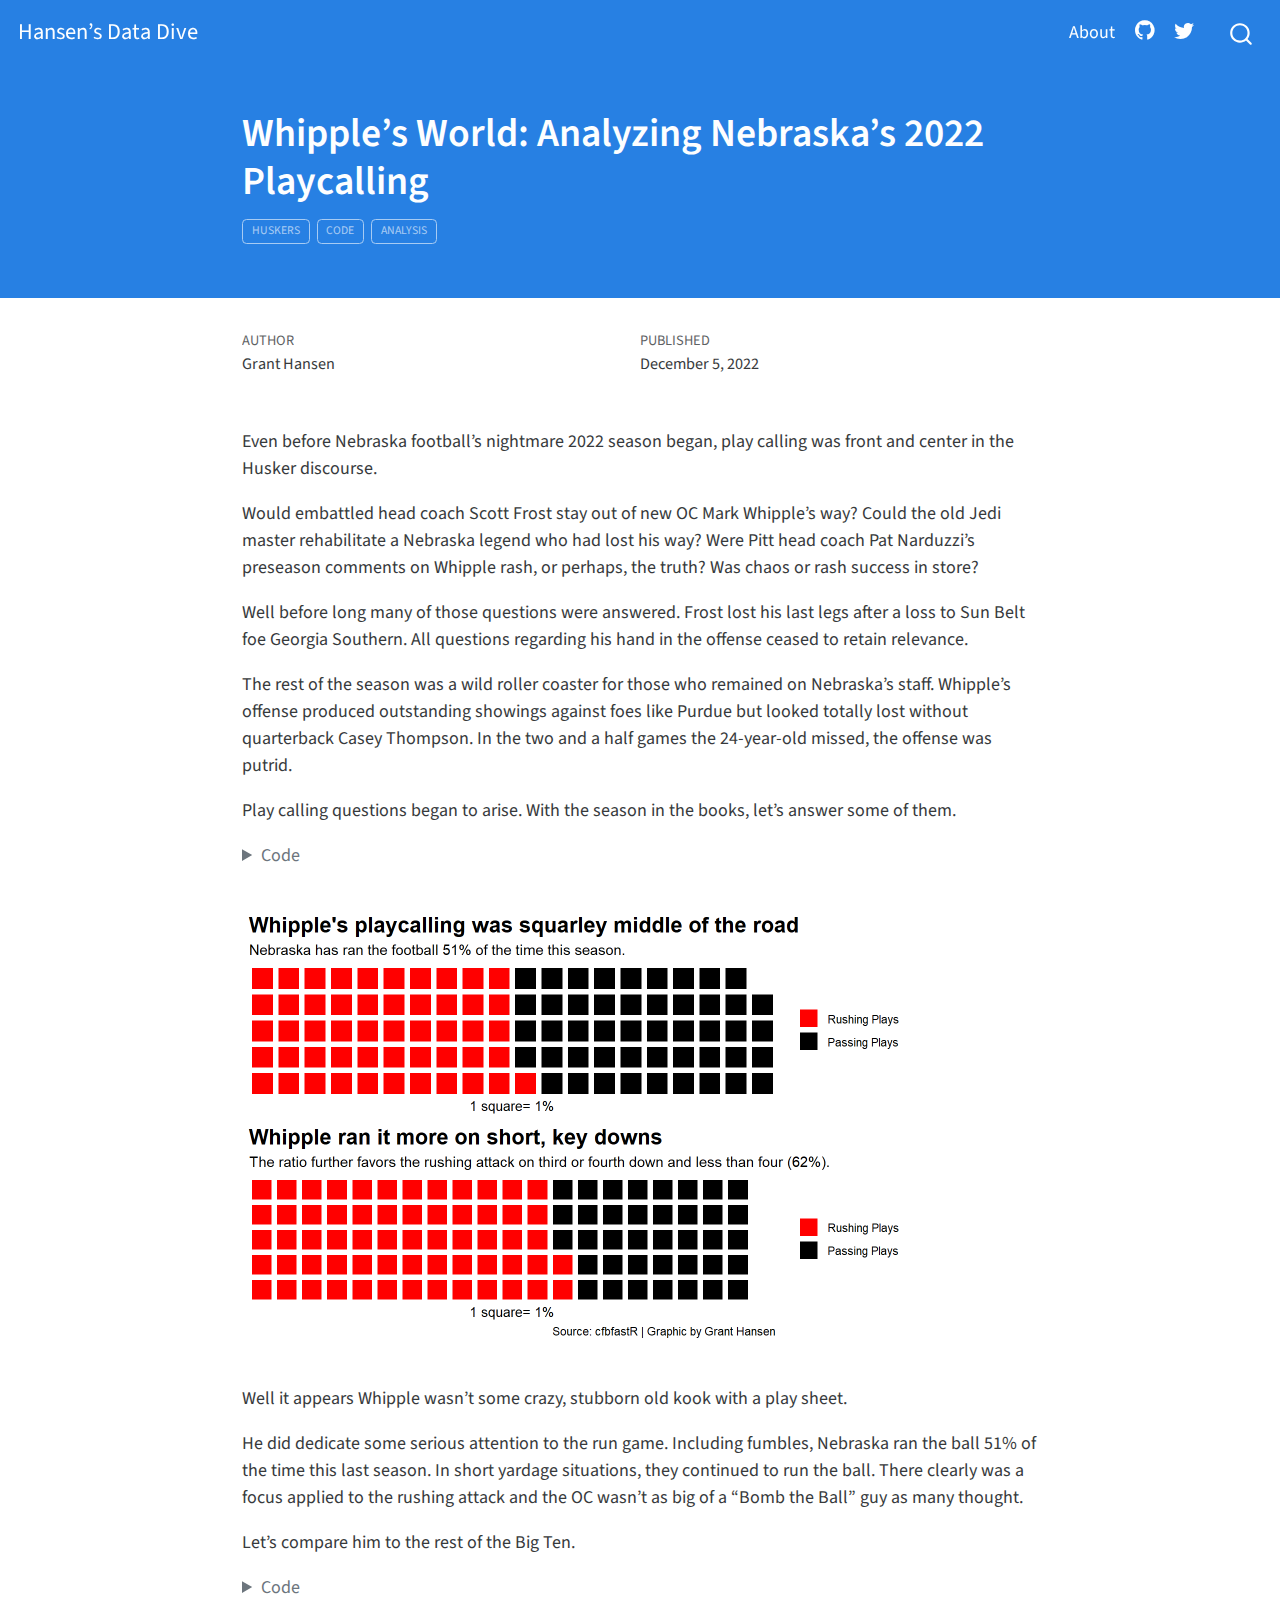
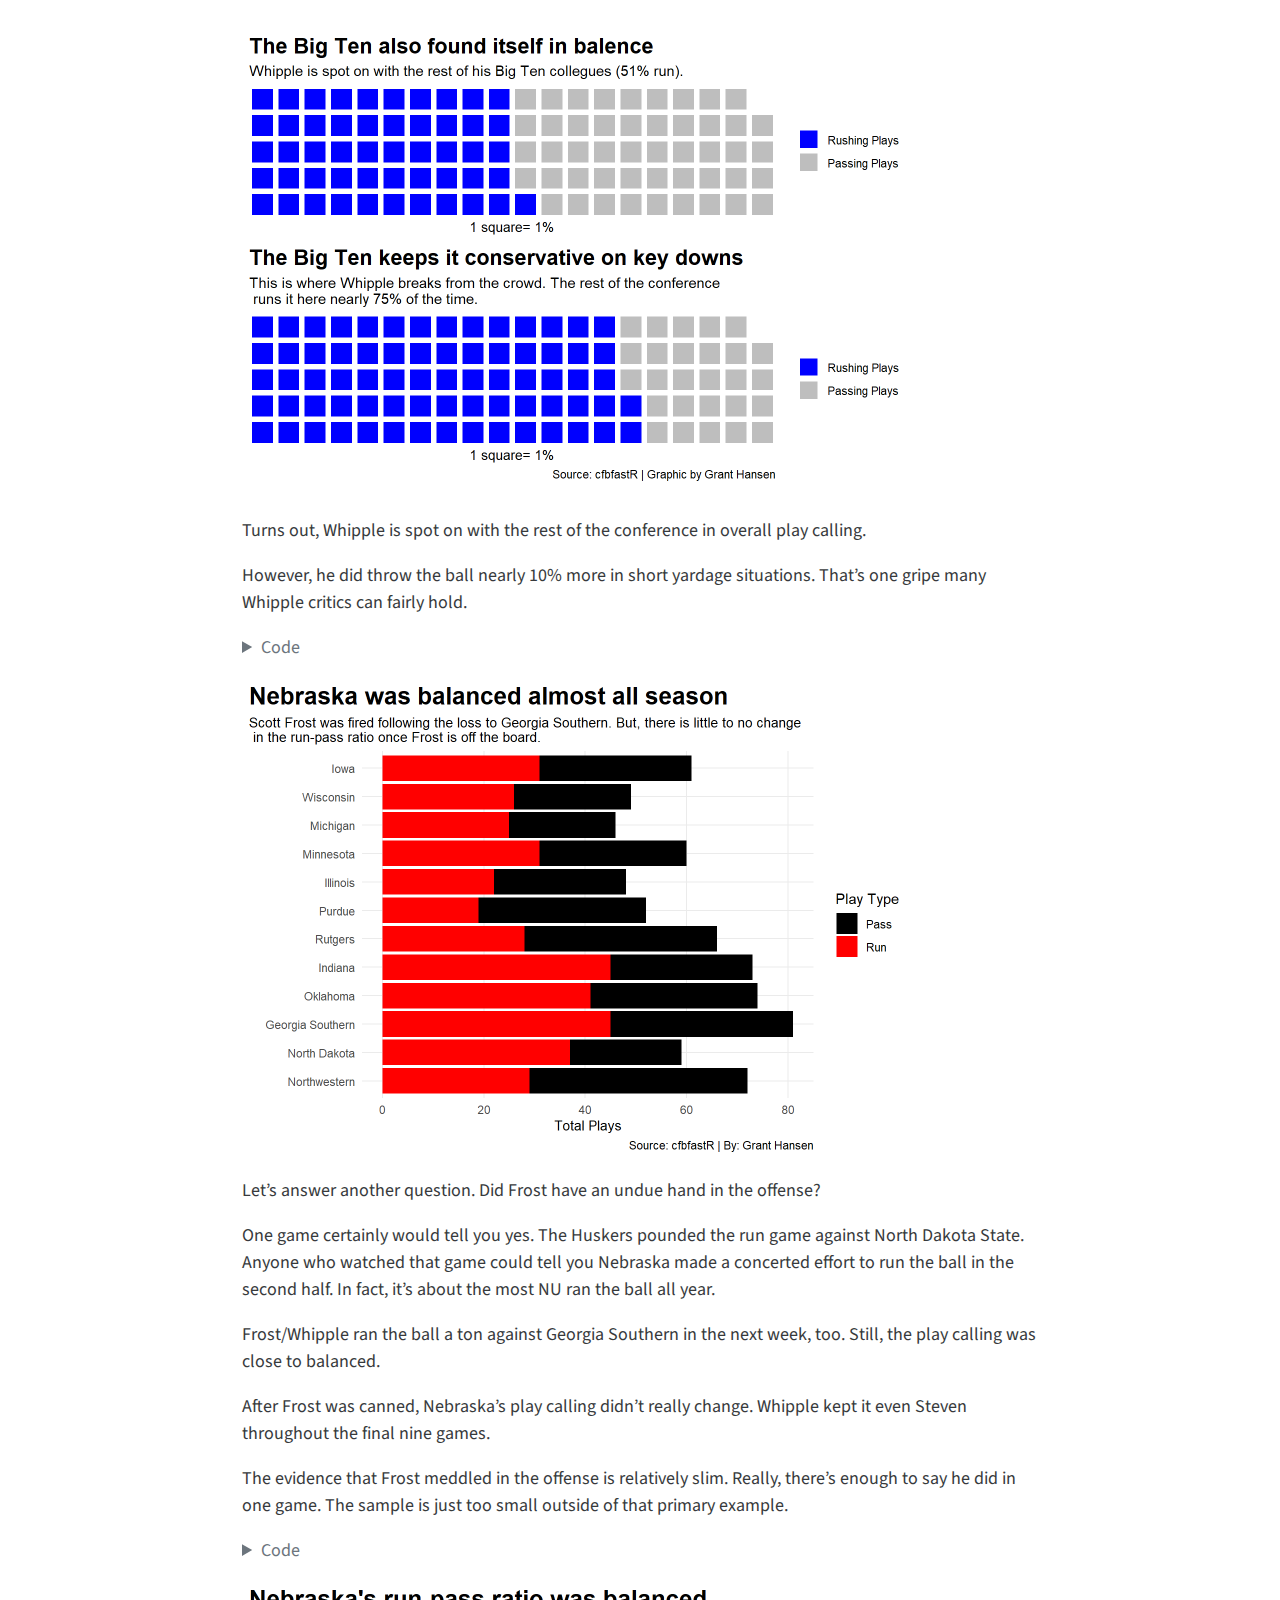
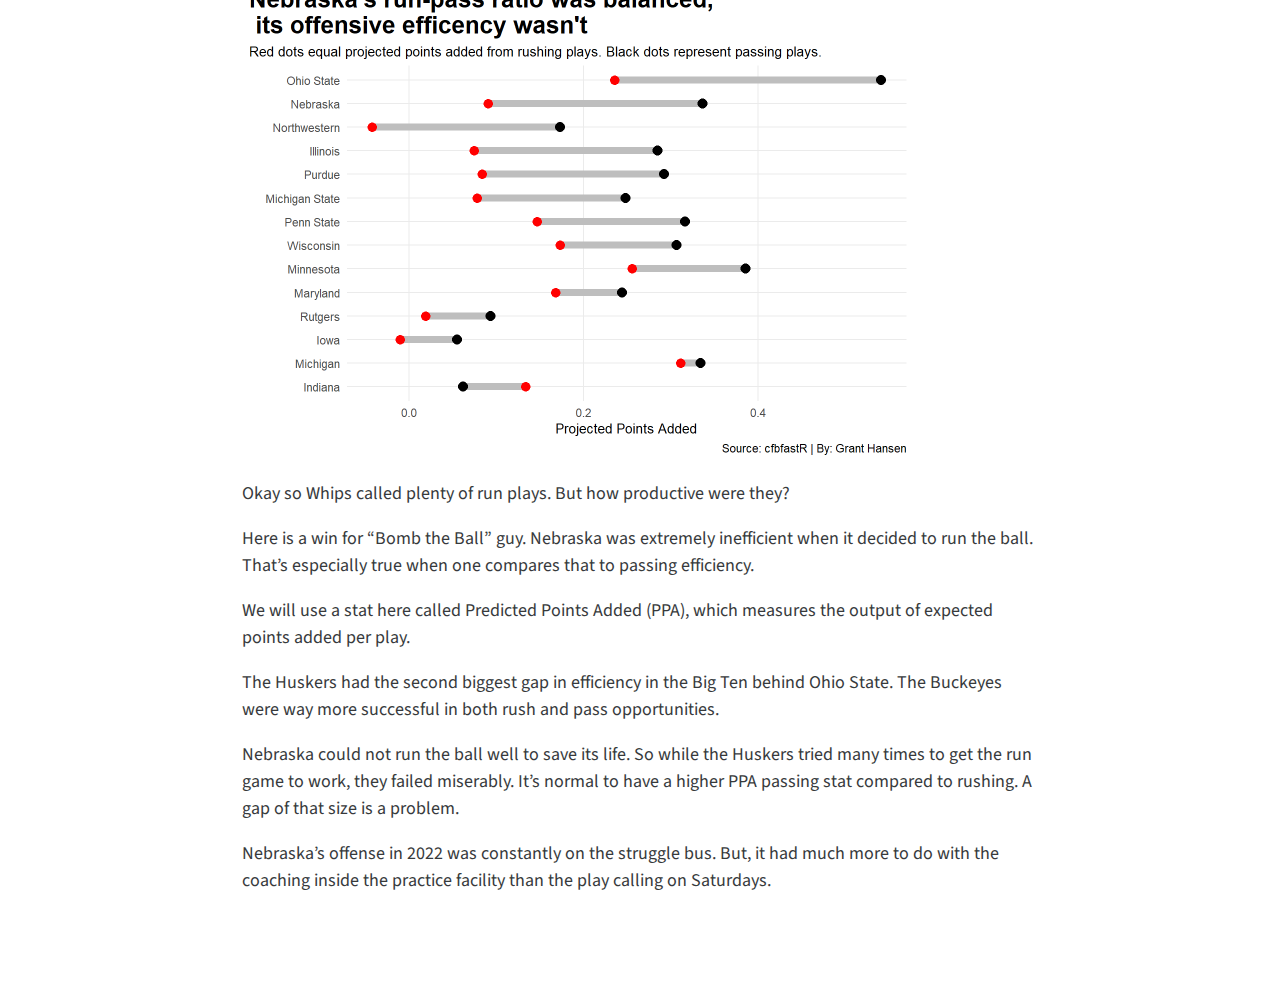
<file: posts/whipples-world-analyzing-nebraskas-2022-playcalling/index.html>
<!DOCTYPE html>
<html xmlns="http://www.w3.org/1999/xhtml" lang="en" xml:lang="en"><head>

<meta charset="utf-8">
<meta name="generator" content="quarto-1.1.251">

<meta name="viewport" content="width=device-width, initial-scale=1.0, user-scalable=yes">

<meta name="author" content="Grant Hansen">
<meta name="dcterms.date" content="2022-12-05">

<title>Hansen’s Data Dive - Whipple’s World: Analyzing Nebraska’s 2022 Playcalling</title>
<style>
code{white-space: pre-wrap;}
span.smallcaps{font-variant: small-caps;}
div.columns{display: flex; gap: min(4vw, 1.5em);}
div.column{flex: auto; overflow-x: auto;}
div.hanging-indent{margin-left: 1.5em; text-indent: -1.5em;}
ul.task-list{list-style: none;}
ul.task-list li input[type="checkbox"] {
  width: 0.8em;
  margin: 0 0.8em 0.2em -1.6em;
  vertical-align: middle;
}
pre > code.sourceCode { white-space: pre; position: relative; }
pre > code.sourceCode > span { display: inline-block; line-height: 1.25; }
pre > code.sourceCode > span:empty { height: 1.2em; }
.sourceCode { overflow: visible; }
code.sourceCode > span { color: inherit; text-decoration: inherit; }
div.sourceCode { margin: 1em 0; }
pre.sourceCode { margin: 0; }
@media screen {
div.sourceCode { overflow: auto; }
}
@media print {
pre > code.sourceCode { white-space: pre-wrap; }
pre > code.sourceCode > span { text-indent: -5em; padding-left: 5em; }
}
pre.numberSource code
  { counter-reset: source-line 0; }
pre.numberSource code > span
  { position: relative; left: -4em; counter-increment: source-line; }
pre.numberSource code > span > a:first-child::before
  { content: counter(source-line);
    position: relative; left: -1em; text-align: right; vertical-align: baseline;
    border: none; display: inline-block;
    -webkit-touch-callout: none; -webkit-user-select: none;
    -khtml-user-select: none; -moz-user-select: none;
    -ms-user-select: none; user-select: none;
    padding: 0 4px; width: 4em;
    color: #aaaaaa;
  }
pre.numberSource { margin-left: 3em; border-left: 1px solid #aaaaaa;  padding-left: 4px; }
div.sourceCode
  {   }
@media screen {
pre > code.sourceCode > span > a:first-child::before { text-decoration: underline; }
}
code span.al { color: #ff0000; font-weight: bold; } /* Alert */
code span.an { color: #60a0b0; font-weight: bold; font-style: italic; } /* Annotation */
code span.at { color: #7d9029; } /* Attribute */
code span.bn { color: #40a070; } /* BaseN */
code span.bu { color: #008000; } /* BuiltIn */
code span.cf { color: #007020; font-weight: bold; } /* ControlFlow */
code span.ch { color: #4070a0; } /* Char */
code span.cn { color: #880000; } /* Constant */
code span.co { color: #60a0b0; font-style: italic; } /* Comment */
code span.cv { color: #60a0b0; font-weight: bold; font-style: italic; } /* CommentVar */
code span.do { color: #ba2121; font-style: italic; } /* Documentation */
code span.dt { color: #902000; } /* DataType */
code span.dv { color: #40a070; } /* DecVal */
code span.er { color: #ff0000; font-weight: bold; } /* Error */
code span.ex { } /* Extension */
code span.fl { color: #40a070; } /* Float */
code span.fu { color: #06287e; } /* Function */
code span.im { color: #008000; font-weight: bold; } /* Import */
code span.in { color: #60a0b0; font-weight: bold; font-style: italic; } /* Information */
code span.kw { color: #007020; font-weight: bold; } /* Keyword */
code span.op { color: #666666; } /* Operator */
code span.ot { color: #007020; } /* Other */
code span.pp { color: #bc7a00; } /* Preprocessor */
code span.sc { color: #4070a0; } /* SpecialChar */
code span.ss { color: #bb6688; } /* SpecialString */
code span.st { color: #4070a0; } /* String */
code span.va { color: #19177c; } /* Variable */
code span.vs { color: #4070a0; } /* VerbatimString */
code span.wa { color: #60a0b0; font-weight: bold; font-style: italic; } /* Warning */
</style>


<script src="../../site_libs/quarto-nav/quarto-nav.js"></script>
<script src="../../site_libs/quarto-nav/headroom.min.js"></script>
<script src="../../site_libs/clipboard/clipboard.min.js"></script>
<script src="../../site_libs/quarto-search/autocomplete.umd.js"></script>
<script src="../../site_libs/quarto-search/fuse.min.js"></script>
<script src="../../site_libs/quarto-search/quarto-search.js"></script>
<meta name="quarto:offset" content="../../">
<script src="../../site_libs/quarto-html/quarto.js"></script>
<script src="../../site_libs/quarto-html/popper.min.js"></script>
<script src="../../site_libs/quarto-html/tippy.umd.min.js"></script>
<script src="../../site_libs/quarto-html/anchor.min.js"></script>
<link href="../../site_libs/quarto-html/tippy.css" rel="stylesheet">
<link href="../../site_libs/quarto-html/quarto-syntax-highlighting.css" rel="stylesheet" id="quarto-text-highlighting-styles">
<script src="../../site_libs/bootstrap/bootstrap.min.js"></script>
<link href="../../site_libs/bootstrap/bootstrap-icons.css" rel="stylesheet">
<link href="../../site_libs/bootstrap/bootstrap.min.css" rel="stylesheet" id="quarto-bootstrap" data-mode="light">
<script id="quarto-search-options" type="application/json">{
  "location": "navbar",
  "copy-button": false,
  "collapse-after": 3,
  "panel-placement": "end",
  "type": "overlay",
  "limit": 20,
  "language": {
    "search-no-results-text": "No results",
    "search-matching-documents-text": "matching documents",
    "search-copy-link-title": "Copy link to search",
    "search-hide-matches-text": "Hide additional matches",
    "search-more-match-text": "more match in this document",
    "search-more-matches-text": "more matches in this document",
    "search-clear-button-title": "Clear",
    "search-detached-cancel-button-title": "Cancel",
    "search-submit-button-title": "Submit"
  }
}</script>


<link rel="stylesheet" href="../../styles.css">
</head>

<body class="nav-fixed fullcontent">

<div id="quarto-search-results"></div>
  <header id="quarto-header" class="headroom fixed-top">
    <nav class="navbar navbar-expand-lg navbar-dark ">
      <div class="navbar-container container-fluid">
      <div class="navbar-brand-container">
    <a class="navbar-brand" href="../../index.html">
    <span class="navbar-title">Hansen’s Data Dive</span>
    </a>
  </div>
          <button class="navbar-toggler" type="button" data-bs-toggle="collapse" data-bs-target="#navbarCollapse" aria-controls="navbarCollapse" aria-expanded="false" aria-label="Toggle navigation" onclick="if (window.quartoToggleHeadroom) { window.quartoToggleHeadroom(); }">
  <span class="navbar-toggler-icon"></span>
</button>
          <div class="collapse navbar-collapse" id="navbarCollapse">
            <ul class="navbar-nav navbar-nav-scroll ms-auto">
  <li class="nav-item">
    <a class="nav-link" href="../../about.html">About</a>
  </li>  
  <li class="nav-item compact">
    <a class="nav-link" href="https://github.com/"><i class="bi bi-github" role="img">
</i> 
 </a>
  </li>  
  <li class="nav-item compact">
    <a class="nav-link" href="https://twitter.com/hansennothanson"><i class="bi bi-twitter" role="img">
</i> 
 </a>
  </li>  
</ul>
              <div id="quarto-search" class="" title="Search"></div>
          </div> <!-- /navcollapse -->
      </div> <!-- /container-fluid -->
    </nav>
</header>
<!-- content -->
<header id="title-block-header" class="quarto-title-block default page-columns page-full">
  <div class="quarto-title-banner page-columns page-full">
    <div class="quarto-title column-body">
      <h1 class="title">Whipple’s World: Analyzing Nebraska’s 2022 Playcalling</h1>
                                <div class="quarto-categories">
                <div class="quarto-category">huskers</div>
                <div class="quarto-category">code</div>
                <div class="quarto-category">analysis</div>
              </div>
                  </div>
  </div>
    
  
  <div class="quarto-title-meta">

      <div>
      <div class="quarto-title-meta-heading">Author</div>
      <div class="quarto-title-meta-contents">
               <p>Grant Hansen </p>
            </div>
    </div>
      
      <div>
      <div class="quarto-title-meta-heading">Published</div>
      <div class="quarto-title-meta-contents">
        <p class="date">December 5, 2022</p>
      </div>
    </div>
      
    </div>
    
  
  </header><div id="quarto-content" class="quarto-container page-columns page-rows-contents page-layout-article page-navbar">
<!-- sidebar -->
<!-- margin-sidebar -->
    
<!-- main -->
<main class="content quarto-banner-title-block" id="quarto-document-content">




<p>Even before Nebraska football’s nightmare 2022 season began, play calling was front and center in the Husker discourse.</p>
<p>Would embattled head coach Scott Frost stay out of new OC Mark Whipple’s way? Could the old Jedi master rehabilitate a Nebraska legend who had lost his way? Were Pitt head coach Pat Narduzzi’s preseason comments on Whipple rash, or perhaps, the truth? Was chaos or rash success in store?</p>
<p>Well before long many of those questions were answered. Frost lost his last legs after a loss to Sun Belt foe Georgia Southern. All questions regarding his hand in the offense ceased to retain relevance.</p>
<p>The rest of the season was a wild roller coaster for those who remained on Nebraska’s staff. Whipple’s offense produced outstanding showings against foes like Purdue but looked totally lost without quarterback Casey Thompson. In the two and a half games the 24-year-old missed, the offense was putrid.</p>
<p>Play calling questions began to arise. With the season in the books, let’s answer some of them.</p>
<div class="cell">
<details>
<summary>Code</summary>
<div class="sourceCode cell-code" id="cb1"><pre class="sourceCode r code-with-copy"><code class="sourceCode r"><span id="cb1-1"><a href="#cb1-1" aria-hidden="true" tabindex="-1"></a><span class="fu">library</span>(cfbfastR)</span>
<span id="cb1-2"><a href="#cb1-2" aria-hidden="true" tabindex="-1"></a><span class="fu">library</span>(tidyverse)</span>
<span id="cb1-3"><a href="#cb1-3" aria-hidden="true" tabindex="-1"></a><span class="fu">library</span>(ggrepel)</span>
<span id="cb1-4"><a href="#cb1-4" aria-hidden="true" tabindex="-1"></a><span class="fu">library</span>(ggalt)</span>
<span id="cb1-5"><a href="#cb1-5" aria-hidden="true" tabindex="-1"></a><span class="fu">library</span>(waffle)</span>
<span id="cb1-6"><a href="#cb1-6" aria-hidden="true" tabindex="-1"></a></span>
<span id="cb1-7"><a href="#cb1-7" aria-hidden="true" tabindex="-1"></a>plays <span class="ot">&lt;-</span> <span class="fu">load_cfb_pbp</span>(<span class="dv">2022</span>)</span>
<span id="cb1-8"><a href="#cb1-8" aria-hidden="true" tabindex="-1"></a></span>
<span id="cb1-9"><a href="#cb1-9" aria-hidden="true" tabindex="-1"></a>fumbles<span class="ot">&lt;-</span>plays <span class="sc">%&gt;%</span> <span class="fu">filter</span>(offense_play <span class="sc">==</span> <span class="st">"Nebraska"</span>, <span class="fu">grepl</span>(<span class="st">"Fumble"</span>, play_type)) </span>
<span id="cb1-10"><a href="#cb1-10" aria-hidden="true" tabindex="-1"></a></span>
<span id="cb1-11"><a href="#cb1-11" aria-hidden="true" tabindex="-1"></a>nebraskaplays<span class="ot">&lt;-</span>plays <span class="sc">%&gt;%</span> </span>
<span id="cb1-12"><a href="#cb1-12" aria-hidden="true" tabindex="-1"></a>  <span class="fu">filter</span>(offense_play <span class="sc">==</span> <span class="st">"Nebraska"</span>) <span class="sc">%&gt;%</span></span>
<span id="cb1-13"><a href="#cb1-13" aria-hidden="true" tabindex="-1"></a>  <span class="fu">mutate</span>(</span>
<span id="cb1-14"><a href="#cb1-14" aria-hidden="true" tabindex="-1"></a>    <span class="at">run_pass =</span> <span class="fu">case_when</span>(</span>
<span id="cb1-15"><a href="#cb1-15" aria-hidden="true" tabindex="-1"></a>      <span class="fu">grepl</span>(<span class="st">"Pass"</span>, play_type) <span class="sc">==</span> <span class="cn">TRUE</span> <span class="sc">~</span> <span class="st">"Pass"</span>,</span>
<span id="cb1-16"><a href="#cb1-16" aria-hidden="true" tabindex="-1"></a>      play_type <span class="sc">==</span> <span class="st">"Sack"</span> <span class="sc">~</span> <span class="st">"Pass"</span>,</span>
<span id="cb1-17"><a href="#cb1-17" aria-hidden="true" tabindex="-1"></a>      <span class="fu">grepl</span>(<span class="st">"Interception"</span>, play_type) <span class="sc">==</span> <span class="cn">TRUE</span> <span class="sc">~</span> <span class="st">"Pass"</span>,</span>
<span id="cb1-18"><a href="#cb1-18" aria-hidden="true" tabindex="-1"></a>      <span class="fu">grepl</span>(<span class="st">"Rush"</span>, play_type) <span class="sc">==</span> <span class="cn">TRUE</span> <span class="sc">~</span> <span class="st">"Run"</span>,</span>
<span id="cb1-19"><a href="#cb1-19" aria-hidden="true" tabindex="-1"></a>      <span class="cn">TRUE</span> <span class="sc">~</span> <span class="st">"Other"</span></span>
<span id="cb1-20"><a href="#cb1-20" aria-hidden="true" tabindex="-1"></a>    )) <span class="sc">%&gt;%</span> <span class="fu">group_by</span>(run_pass) <span class="sc">%&gt;%</span></span>
<span id="cb1-21"><a href="#cb1-21" aria-hidden="true" tabindex="-1"></a>  <span class="fu">tally</span>()</span>
<span id="cb1-22"><a href="#cb1-22" aria-hidden="true" tabindex="-1"></a></span>
<span id="cb1-23"><a href="#cb1-23" aria-hidden="true" tabindex="-1"></a>whipthirdshort<span class="ot">&lt;-</span>plays <span class="sc">%&gt;%</span> </span>
<span id="cb1-24"><a href="#cb1-24" aria-hidden="true" tabindex="-1"></a>  <span class="fu">filter</span>(offense_play <span class="sc">==</span> <span class="st">"Nebraska"</span>, down <span class="sc">==</span> <span class="st">"3"</span> <span class="sc">|</span> down<span class="sc">==</span><span class="st">"4"</span>, distance<span class="sc">&lt;</span> <span class="dv">4</span> ) <span class="sc">%&gt;%</span></span>
<span id="cb1-25"><a href="#cb1-25" aria-hidden="true" tabindex="-1"></a>  <span class="fu">mutate</span>(</span>
<span id="cb1-26"><a href="#cb1-26" aria-hidden="true" tabindex="-1"></a>    <span class="at">run_pass =</span> <span class="fu">case_when</span>(</span>
<span id="cb1-27"><a href="#cb1-27" aria-hidden="true" tabindex="-1"></a>      <span class="fu">grepl</span>(<span class="st">"Pass"</span>, play_type) <span class="sc">==</span> <span class="cn">TRUE</span> <span class="sc">~</span> <span class="st">"Pass"</span>,</span>
<span id="cb1-28"><a href="#cb1-28" aria-hidden="true" tabindex="-1"></a>      play_type <span class="sc">==</span> <span class="st">"Sack"</span> <span class="sc">~</span> <span class="st">"Pass"</span>,</span>
<span id="cb1-29"><a href="#cb1-29" aria-hidden="true" tabindex="-1"></a>      <span class="fu">grepl</span>(<span class="st">"Interception"</span>, play_type) <span class="sc">==</span> <span class="cn">TRUE</span> <span class="sc">~</span> <span class="st">"Pass"</span>,</span>
<span id="cb1-30"><a href="#cb1-30" aria-hidden="true" tabindex="-1"></a>      <span class="fu">grepl</span>(<span class="st">"Rush"</span>, play_type) <span class="sc">==</span> <span class="cn">TRUE</span> <span class="sc">~</span> <span class="st">"Run"</span>,</span>
<span id="cb1-31"><a href="#cb1-31" aria-hidden="true" tabindex="-1"></a>      <span class="cn">TRUE</span> <span class="sc">~</span> <span class="st">"Other"</span></span>
<span id="cb1-32"><a href="#cb1-32" aria-hidden="true" tabindex="-1"></a>    )) <span class="sc">%&gt;%</span> <span class="fu">group_by</span>(run_pass) <span class="sc">%&gt;%</span></span>
<span id="cb1-33"><a href="#cb1-33" aria-hidden="true" tabindex="-1"></a>  <span class="fu">tally</span>()</span>
<span id="cb1-34"><a href="#cb1-34" aria-hidden="true" tabindex="-1"></a></span>
<span id="cb1-35"><a href="#cb1-35" aria-hidden="true" tabindex="-1"></a></span>
<span id="cb1-36"><a href="#cb1-36" aria-hidden="true" tabindex="-1"></a>nulateshort<span class="ot">&lt;-</span><span class="fu">c</span>(<span class="st">"Rushing Plays"</span><span class="ot">=</span><span class="dv">62</span>, <span class="st">"Passing Plays"</span><span class="ot">=</span> <span class="fl">38.3</span>)</span>
<span id="cb1-37"><a href="#cb1-37" aria-hidden="true" tabindex="-1"></a></span>
<span id="cb1-38"><a href="#cb1-38" aria-hidden="true" tabindex="-1"></a>nurunpass<span class="ot">&lt;-</span><span class="fu">c</span>(<span class="st">"Rushing Plays"</span><span class="ot">=</span><span class="fl">51.07</span>, <span class="st">"Passing Plays"</span><span class="ot">=</span><span class="fl">48.9</span>)</span>
<span id="cb1-39"><a href="#cb1-39" aria-hidden="true" tabindex="-1"></a></span>
<span id="cb1-40"><a href="#cb1-40" aria-hidden="true" tabindex="-1"></a><span class="fu">iron</span>(</span>
<span id="cb1-41"><a href="#cb1-41" aria-hidden="true" tabindex="-1"></a><span class="fu">waffle</span>(</span>
<span id="cb1-42"><a href="#cb1-42" aria-hidden="true" tabindex="-1"></a>  nurunpass,</span>
<span id="cb1-43"><a href="#cb1-43" aria-hidden="true" tabindex="-1"></a>  <span class="at">rows =</span> <span class="dv">5</span>,</span>
<span id="cb1-44"><a href="#cb1-44" aria-hidden="true" tabindex="-1"></a>  <span class="at">colors =</span> <span class="fu">c</span>(<span class="st">"red"</span>, <span class="st">"black"</span>)) <span class="sc">+</span></span>
<span id="cb1-45"><a href="#cb1-45" aria-hidden="true" tabindex="-1"></a>  <span class="fu">labs</span>(</span>
<span id="cb1-46"><a href="#cb1-46" aria-hidden="true" tabindex="-1"></a>    <span class="at">x=</span> <span class="st">"1 square= 1%"</span>,</span>
<span id="cb1-47"><a href="#cb1-47" aria-hidden="true" tabindex="-1"></a>    <span class="at">title =</span> <span class="st">"Whipple's playcalling was squarley middle of the road"</span>,</span>
<span id="cb1-48"><a href="#cb1-48" aria-hidden="true" tabindex="-1"></a>    <span class="at">subtitle =</span> <span class="st">"Nebraska has ran the football 51% of the time this season."</span>) <span class="sc">+</span></span>
<span id="cb1-49"><a href="#cb1-49" aria-hidden="true" tabindex="-1"></a>  <span class="fu">theme</span>(</span>
<span id="cb1-50"><a href="#cb1-50" aria-hidden="true" tabindex="-1"></a>    <span class="at">plot.title =</span> <span class="fu">element_text</span>(<span class="at">size =</span> <span class="dv">16</span>, <span class="at">face =</span> <span class="st">"bold"</span>),</span>
<span id="cb1-51"><a href="#cb1-51" aria-hidden="true" tabindex="-1"></a>    <span class="at">axis.title =</span> <span class="fu">element_text</span>(<span class="at">size =</span> <span class="dv">10</span>),</span>
<span id="cb1-52"><a href="#cb1-52" aria-hidden="true" tabindex="-1"></a>    <span class="at">axis.title.y =</span> <span class="fu">element_blank</span>()</span>
<span id="cb1-53"><a href="#cb1-53" aria-hidden="true" tabindex="-1"></a>  ),</span>
<span id="cb1-54"><a href="#cb1-54" aria-hidden="true" tabindex="-1"></a></span>
<span id="cb1-55"><a href="#cb1-55" aria-hidden="true" tabindex="-1"></a><span class="fu">waffle</span>(</span>
<span id="cb1-56"><a href="#cb1-56" aria-hidden="true" tabindex="-1"></a>  nulateshort,</span>
<span id="cb1-57"><a href="#cb1-57" aria-hidden="true" tabindex="-1"></a>  <span class="at">rows =</span> <span class="dv">5</span>,</span>
<span id="cb1-58"><a href="#cb1-58" aria-hidden="true" tabindex="-1"></a>  <span class="at">colors=</span> <span class="fu">c</span>(<span class="st">"red"</span>, <span class="st">"black"</span>)) <span class="sc">+</span></span>
<span id="cb1-59"><a href="#cb1-59" aria-hidden="true" tabindex="-1"></a>    <span class="fu">labs</span>(</span>
<span id="cb1-60"><a href="#cb1-60" aria-hidden="true" tabindex="-1"></a>    <span class="at">x=</span> <span class="st">"1 square= 1%"</span>,</span>
<span id="cb1-61"><a href="#cb1-61" aria-hidden="true" tabindex="-1"></a>   <span class="at">title =</span> <span class="st">"Whipple ran it more on short, key downs"</span>,</span>
<span id="cb1-62"><a href="#cb1-62" aria-hidden="true" tabindex="-1"></a>    <span class="at">subtitle =</span> <span class="st">"The ratio further favors the rushing attack on third or fourth down and less than four (62%)."</span>,</span>
<span id="cb1-63"><a href="#cb1-63" aria-hidden="true" tabindex="-1"></a>      <span class="at">caption=</span><span class="st">"Source: cfbfastR | Graphic by Grant Hansen"</span>) <span class="sc">+</span></span>
<span id="cb1-64"><a href="#cb1-64" aria-hidden="true" tabindex="-1"></a>  <span class="fu">theme</span>(</span>
<span id="cb1-65"><a href="#cb1-65" aria-hidden="true" tabindex="-1"></a>    <span class="at">plot.title =</span> <span class="fu">element_text</span>(<span class="at">size =</span> <span class="dv">16</span>, <span class="at">face =</span> <span class="st">"bold"</span>),</span>
<span id="cb1-66"><a href="#cb1-66" aria-hidden="true" tabindex="-1"></a>    <span class="at">axis.title =</span> <span class="fu">element_text</span>(<span class="at">size =</span> <span class="dv">10</span>),</span>
<span id="cb1-67"><a href="#cb1-67" aria-hidden="true" tabindex="-1"></a>    <span class="at">axis.title.y =</span> <span class="fu">element_blank</span>()</span>
<span id="cb1-68"><a href="#cb1-68" aria-hidden="true" tabindex="-1"></a>))</span></code><button title="Copy to Clipboard" class="code-copy-button"><i class="bi"></i></button></pre></div>
</details>
<div class="cell-output-display">
<p><img src="index_files/figure-html/unnamed-chunk-1-1.png" class="img-fluid" width="672"></p>
</div>
</div>
<p>Well it appears Whipple wasn’t some crazy, stubborn old kook with a play sheet.</p>
<p>He did dedicate some serious attention to the run game. Including fumbles, Nebraska ran the ball 51% of the time this last season. In short yardage situations, they continued to run the ball. There clearly was a focus applied to the rushing attack and the OC wasn’t as big of a “Bomb the Ball” guy as many thought.</p>
<p>Let’s compare him to the rest of the Big Ten.</p>
<div class="cell">
<details>
<summary>Code</summary>
<div class="sourceCode cell-code" id="cb2"><pre class="sourceCode r code-with-copy"><code class="sourceCode r"><span id="cb2-1"><a href="#cb2-1" aria-hidden="true" tabindex="-1"></a>BigTenRatio<span class="ot">&lt;-</span>plays <span class="sc">%&gt;%</span> </span>
<span id="cb2-2"><a href="#cb2-2" aria-hidden="true" tabindex="-1"></a>  <span class="fu">filter</span>(offense_conference <span class="sc">==</span> <span class="st">"Big Ten"</span>) <span class="sc">%&gt;%</span></span>
<span id="cb2-3"><a href="#cb2-3" aria-hidden="true" tabindex="-1"></a>  <span class="fu">mutate</span>(</span>
<span id="cb2-4"><a href="#cb2-4" aria-hidden="true" tabindex="-1"></a>    <span class="at">run_pass =</span> <span class="fu">case_when</span>(</span>
<span id="cb2-5"><a href="#cb2-5" aria-hidden="true" tabindex="-1"></a>      <span class="fu">grepl</span>(<span class="st">"Pass"</span>, play_type) <span class="sc">==</span> <span class="cn">TRUE</span> <span class="sc">~</span> <span class="st">"Pass"</span>,</span>
<span id="cb2-6"><a href="#cb2-6" aria-hidden="true" tabindex="-1"></a>      play_type <span class="sc">==</span> <span class="st">"Sack"</span> <span class="sc">~</span> <span class="st">"Pass"</span>,</span>
<span id="cb2-7"><a href="#cb2-7" aria-hidden="true" tabindex="-1"></a>      <span class="fu">grepl</span>(<span class="st">"Interception"</span>, play_type) <span class="sc">==</span> <span class="cn">TRUE</span> <span class="sc">~</span> <span class="st">"Pass"</span>,</span>
<span id="cb2-8"><a href="#cb2-8" aria-hidden="true" tabindex="-1"></a>      <span class="fu">grepl</span>(<span class="st">"Rush"</span>, play_type) <span class="sc">==</span> <span class="cn">TRUE</span> <span class="sc">~</span> <span class="st">"Run"</span>,</span>
<span id="cb2-9"><a href="#cb2-9" aria-hidden="true" tabindex="-1"></a>      <span class="cn">TRUE</span> <span class="sc">~</span> <span class="st">"Other"</span></span>
<span id="cb2-10"><a href="#cb2-10" aria-hidden="true" tabindex="-1"></a>    )) <span class="sc">%&gt;%</span> <span class="fu">group_by</span>(run_pass) <span class="sc">%&gt;%</span></span>
<span id="cb2-11"><a href="#cb2-11" aria-hidden="true" tabindex="-1"></a>  <span class="fu">tally</span>()</span>
<span id="cb2-12"><a href="#cb2-12" aria-hidden="true" tabindex="-1"></a></span>
<span id="cb2-13"><a href="#cb2-13" aria-hidden="true" tabindex="-1"></a>bigrunpass<span class="ot">&lt;-</span><span class="fu">c</span>(<span class="st">"Rushing Plays"</span><span class="ot">=</span> <span class="fl">51.6</span>, <span class="st">"Passing Plays"</span> <span class="ot">=</span> <span class="fl">48.3</span>)</span>
<span id="cb2-14"><a href="#cb2-14" aria-hidden="true" tabindex="-1"></a></span>
<span id="cb2-15"><a href="#cb2-15" aria-hidden="true" tabindex="-1"></a>bigthirdshort<span class="ot">&lt;-</span>plays <span class="sc">%&gt;%</span> </span>
<span id="cb2-16"><a href="#cb2-16" aria-hidden="true" tabindex="-1"></a>  <span class="fu">filter</span>(offense_conference <span class="sc">==</span> <span class="st">"Big Ten"</span>, down <span class="sc">==</span> <span class="st">"3"</span> <span class="sc">|</span> down<span class="sc">==</span><span class="st">"4"</span>, distance<span class="sc">&lt;</span> <span class="dv">4</span> ) <span class="sc">%&gt;%</span></span>
<span id="cb2-17"><a href="#cb2-17" aria-hidden="true" tabindex="-1"></a>  <span class="fu">mutate</span>(</span>
<span id="cb2-18"><a href="#cb2-18" aria-hidden="true" tabindex="-1"></a>    <span class="at">run_pass =</span> <span class="fu">case_when</span>(</span>
<span id="cb2-19"><a href="#cb2-19" aria-hidden="true" tabindex="-1"></a>      <span class="fu">grepl</span>(<span class="st">"Pass"</span>, play_type) <span class="sc">==</span> <span class="cn">TRUE</span> <span class="sc">~</span> <span class="st">"Pass"</span>,</span>
<span id="cb2-20"><a href="#cb2-20" aria-hidden="true" tabindex="-1"></a>      play_type <span class="sc">==</span> <span class="st">"Sack"</span> <span class="sc">~</span> <span class="st">"Pass"</span>,</span>
<span id="cb2-21"><a href="#cb2-21" aria-hidden="true" tabindex="-1"></a>      <span class="fu">grepl</span>(<span class="st">"Interception"</span>, play_type) <span class="sc">==</span> <span class="cn">TRUE</span> <span class="sc">~</span> <span class="st">"Pass"</span>,</span>
<span id="cb2-22"><a href="#cb2-22" aria-hidden="true" tabindex="-1"></a>      <span class="fu">grepl</span>(<span class="st">"Rush"</span>, play_type) <span class="sc">==</span> <span class="cn">TRUE</span> <span class="sc">~</span> <span class="st">"Run"</span>,</span>
<span id="cb2-23"><a href="#cb2-23" aria-hidden="true" tabindex="-1"></a>      <span class="cn">TRUE</span> <span class="sc">~</span> <span class="st">"Other"</span></span>
<span id="cb2-24"><a href="#cb2-24" aria-hidden="true" tabindex="-1"></a>    )) <span class="sc">%&gt;%</span> <span class="fu">group_by</span>(run_pass) <span class="sc">%&gt;%</span></span>
<span id="cb2-25"><a href="#cb2-25" aria-hidden="true" tabindex="-1"></a>  <span class="fu">tally</span>()</span>
<span id="cb2-26"><a href="#cb2-26" aria-hidden="true" tabindex="-1"></a></span>
<span id="cb2-27"><a href="#cb2-27" aria-hidden="true" tabindex="-1"></a>biglateshort<span class="ot">&lt;-</span> <span class="fu">c</span>(<span class="st">"Rushing Plays"</span><span class="ot">=</span> <span class="fl">72.4</span>, <span class="st">"Passing Plays"</span> <span class="ot">=</span> <span class="fl">27.5</span>)</span>
<span id="cb2-28"><a href="#cb2-28" aria-hidden="true" tabindex="-1"></a></span>
<span id="cb2-29"><a href="#cb2-29" aria-hidden="true" tabindex="-1"></a><span class="fu">iron</span>(</span>
<span id="cb2-30"><a href="#cb2-30" aria-hidden="true" tabindex="-1"></a><span class="fu">waffle</span>(</span>
<span id="cb2-31"><a href="#cb2-31" aria-hidden="true" tabindex="-1"></a>  bigrunpass,</span>
<span id="cb2-32"><a href="#cb2-32" aria-hidden="true" tabindex="-1"></a>  <span class="at">rows =</span> <span class="dv">5</span>,</span>
<span id="cb2-33"><a href="#cb2-33" aria-hidden="true" tabindex="-1"></a>  <span class="at">colors =</span> <span class="fu">c</span>(<span class="st">"blue"</span>, <span class="st">"grey"</span>)) <span class="sc">+</span></span>
<span id="cb2-34"><a href="#cb2-34" aria-hidden="true" tabindex="-1"></a>  <span class="fu">labs</span>(</span>
<span id="cb2-35"><a href="#cb2-35" aria-hidden="true" tabindex="-1"></a>    <span class="at">x=</span> <span class="st">"1 square= 1%"</span>,</span>
<span id="cb2-36"><a href="#cb2-36" aria-hidden="true" tabindex="-1"></a>    <span class="at">title =</span> <span class="st">"The Big Ten also found itself in balence"</span>,</span>
<span id="cb2-37"><a href="#cb2-37" aria-hidden="true" tabindex="-1"></a>    <span class="at">subtitle =</span> <span class="st">"Whipple is spot on with the rest of his Big Ten collegues (51% run)."</span>) <span class="sc">+</span></span>
<span id="cb2-38"><a href="#cb2-38" aria-hidden="true" tabindex="-1"></a>  <span class="fu">theme</span>(</span>
<span id="cb2-39"><a href="#cb2-39" aria-hidden="true" tabindex="-1"></a>    <span class="at">plot.title =</span> <span class="fu">element_text</span>(<span class="at">size =</span> <span class="dv">16</span>, <span class="at">face =</span> <span class="st">"bold"</span>),</span>
<span id="cb2-40"><a href="#cb2-40" aria-hidden="true" tabindex="-1"></a>    <span class="at">axis.title =</span> <span class="fu">element_text</span>(<span class="at">size =</span> <span class="dv">10</span>),</span>
<span id="cb2-41"><a href="#cb2-41" aria-hidden="true" tabindex="-1"></a>    <span class="at">axis.title.y =</span> <span class="fu">element_blank</span>()</span>
<span id="cb2-42"><a href="#cb2-42" aria-hidden="true" tabindex="-1"></a>  ),</span>
<span id="cb2-43"><a href="#cb2-43" aria-hidden="true" tabindex="-1"></a></span>
<span id="cb2-44"><a href="#cb2-44" aria-hidden="true" tabindex="-1"></a><span class="fu">waffle</span>(</span>
<span id="cb2-45"><a href="#cb2-45" aria-hidden="true" tabindex="-1"></a>  biglateshort,</span>
<span id="cb2-46"><a href="#cb2-46" aria-hidden="true" tabindex="-1"></a>  <span class="at">rows =</span> <span class="dv">5</span>,</span>
<span id="cb2-47"><a href="#cb2-47" aria-hidden="true" tabindex="-1"></a>  <span class="at">colors=</span> <span class="fu">c</span>(<span class="st">"blue"</span>, <span class="st">"grey"</span>)) <span class="sc">+</span></span>
<span id="cb2-48"><a href="#cb2-48" aria-hidden="true" tabindex="-1"></a>    <span class="fu">labs</span>(</span>
<span id="cb2-49"><a href="#cb2-49" aria-hidden="true" tabindex="-1"></a>    <span class="at">x=</span> <span class="st">"1 square= 1%"</span>,</span>
<span id="cb2-50"><a href="#cb2-50" aria-hidden="true" tabindex="-1"></a>   <span class="at">title =</span> <span class="st">"The Big Ten keeps it conservative on key downs"</span>,</span>
<span id="cb2-51"><a href="#cb2-51" aria-hidden="true" tabindex="-1"></a>    <span class="at">subtitle =</span> <span class="st">"This is where Whipple breaks from the crowd. The rest of the conference</span><span class="sc">\n</span><span class="st"> runs it here nearly 75% of the time."</span>,</span>
<span id="cb2-52"><a href="#cb2-52" aria-hidden="true" tabindex="-1"></a>      <span class="at">caption=</span><span class="st">"Source: cfbfastR | Graphic by Grant Hansen"</span>) <span class="sc">+</span></span>
<span id="cb2-53"><a href="#cb2-53" aria-hidden="true" tabindex="-1"></a>  <span class="fu">theme</span>(</span>
<span id="cb2-54"><a href="#cb2-54" aria-hidden="true" tabindex="-1"></a>    <span class="at">plot.title =</span> <span class="fu">element_text</span>(<span class="at">size =</span> <span class="dv">16</span>, <span class="at">face =</span> <span class="st">"bold"</span>),</span>
<span id="cb2-55"><a href="#cb2-55" aria-hidden="true" tabindex="-1"></a>    <span class="at">axis.title =</span> <span class="fu">element_text</span>(<span class="at">size =</span> <span class="dv">10</span>),</span>
<span id="cb2-56"><a href="#cb2-56" aria-hidden="true" tabindex="-1"></a>    <span class="at">axis.title.y =</span> <span class="fu">element_blank</span>()</span>
<span id="cb2-57"><a href="#cb2-57" aria-hidden="true" tabindex="-1"></a>))</span></code><button title="Copy to Clipboard" class="code-copy-button"><i class="bi"></i></button></pre></div>
</details>
<div class="cell-output-display">
<p><img src="index_files/figure-html/unnamed-chunk-2-1.png" class="img-fluid" width="672"></p>
</div>
</div>
<p>Turns out, Whipple is spot on with the rest of the conference in overall play calling.</p>
<p>However, he did throw the ball nearly 10% more in short yardage situations. That’s one gripe many Whipple critics can fairly hold.</p>
<div class="cell">
<details>
<summary>Code</summary>
<div class="sourceCode cell-code" id="cb3"><pre class="sourceCode r code-with-copy"><code class="sourceCode r"><span id="cb3-1"><a href="#cb3-1" aria-hidden="true" tabindex="-1"></a>nuweektoweek<span class="ot">&lt;-</span>plays <span class="sc">%&gt;%</span> </span>
<span id="cb3-2"><a href="#cb3-2" aria-hidden="true" tabindex="-1"></a>  <span class="fu">filter</span>(offense_play <span class="sc">==</span> <span class="st">"Nebraska"</span>) <span class="sc">%&gt;%</span> </span>
<span id="cb3-3"><a href="#cb3-3" aria-hidden="true" tabindex="-1"></a>  <span class="fu">mutate</span>(</span>
<span id="cb3-4"><a href="#cb3-4" aria-hidden="true" tabindex="-1"></a>    <span class="at">run_pass =</span> <span class="fu">case_when</span>(</span>
<span id="cb3-5"><a href="#cb3-5" aria-hidden="true" tabindex="-1"></a>      <span class="fu">grepl</span>(<span class="st">"Pass"</span>, play_type) <span class="sc">==</span> <span class="cn">TRUE</span> <span class="sc">~</span> <span class="st">"Pass"</span>,</span>
<span id="cb3-6"><a href="#cb3-6" aria-hidden="true" tabindex="-1"></a>      play_type <span class="sc">==</span> <span class="st">"Sack"</span> <span class="sc">~</span> <span class="st">"Pass"</span>,</span>
<span id="cb3-7"><a href="#cb3-7" aria-hidden="true" tabindex="-1"></a>      <span class="fu">grepl</span>(<span class="st">"Interception"</span>, play_type) <span class="sc">==</span> <span class="cn">TRUE</span> <span class="sc">~</span> <span class="st">"Pass"</span>,</span>
<span id="cb3-8"><a href="#cb3-8" aria-hidden="true" tabindex="-1"></a>      <span class="fu">grepl</span>(<span class="st">"Rush"</span>, play_type) <span class="sc">==</span> <span class="cn">TRUE</span> <span class="sc">~</span> <span class="st">"Run"</span>,</span>
<span id="cb3-9"><a href="#cb3-9" aria-hidden="true" tabindex="-1"></a>      <span class="cn">TRUE</span> <span class="sc">~</span> <span class="st">"Other"</span>,</span>
<span id="cb3-10"><a href="#cb3-10" aria-hidden="true" tabindex="-1"></a>    )) <span class="sc">%&gt;%</span> <span class="fu">group_by</span>(week, run_pass, def_pos_team) <span class="sc">%&gt;%</span> <span class="fu">filter</span>(run_pass <span class="sc">!=</span> <span class="st">"Other"</span>)<span class="sc">%&gt;%</span>  <span class="fu">mutate</span>(<span class="at">week =</span> <span class="fu">case_when</span>(</span>
<span id="cb3-11"><a href="#cb3-11" aria-hidden="true" tabindex="-1"></a>    def_pos_team <span class="sc">==</span> <span class="st">"Northwestern"</span> <span class="sc">~</span> <span class="dv">0</span>,</span>
<span id="cb3-12"><a href="#cb3-12" aria-hidden="true" tabindex="-1"></a>    <span class="cn">TRUE</span> <span class="sc">~</span> <span class="fu">as.numeric</span>(week)</span>
<span id="cb3-13"><a href="#cb3-13" aria-hidden="true" tabindex="-1"></a>  )) <span class="sc">%&gt;%</span> </span>
<span id="cb3-14"><a href="#cb3-14" aria-hidden="true" tabindex="-1"></a>  <span class="fu">tally</span>() </span>
<span id="cb3-15"><a href="#cb3-15" aria-hidden="true" tabindex="-1"></a></span>
<span id="cb3-16"><a href="#cb3-16" aria-hidden="true" tabindex="-1"></a><span class="fu">ggplot</span>()<span class="sc">+</span></span>
<span id="cb3-17"><a href="#cb3-17" aria-hidden="true" tabindex="-1"></a>  <span class="fu">geom_bar</span>(<span class="at">data =</span> nuweektoweek, <span class="fu">aes</span>(<span class="at">x=</span><span class="fu">reorder</span>(def_pos_team, week), <span class="at">weight=</span>n, <span class="at">fill=</span>run_pass)) <span class="sc">+</span></span>
<span id="cb3-18"><a href="#cb3-18" aria-hidden="true" tabindex="-1"></a>  <span class="fu">scale_fill_manual</span>(<span class="at">values =</span> <span class="fu">c</span>(<span class="st">"black"</span>, <span class="st">"red"</span>), <span class="at">name=</span> <span class="st">"Play Type"</span>)<span class="sc">+</span></span>
<span id="cb3-19"><a href="#cb3-19" aria-hidden="true" tabindex="-1"></a>    <span class="fu">labs</span>(</span>
<span id="cb3-20"><a href="#cb3-20" aria-hidden="true" tabindex="-1"></a>    <span class="at">x=</span><span class="st">""</span>, </span>
<span id="cb3-21"><a href="#cb3-21" aria-hidden="true" tabindex="-1"></a>    <span class="at">y=</span><span class="st">"Total Plays"</span>, </span>
<span id="cb3-22"><a href="#cb3-22" aria-hidden="true" tabindex="-1"></a>    <span class="at">title=</span><span class="st">"Nebraska was balanced almost all season"</span>, </span>
<span id="cb3-23"><a href="#cb3-23" aria-hidden="true" tabindex="-1"></a>    <span class="at">subtitle=</span><span class="st">"Scott Frost was fired following the loss to Georgia Southern. But, there is little to no change</span><span class="sc">\n</span><span class="st"> in the run-pass ratio once Frost is off the board."</span>, </span>
<span id="cb3-24"><a href="#cb3-24" aria-hidden="true" tabindex="-1"></a>    <span class="at">caption=</span><span class="st">"Source: cfbfastR | By: Grant Hansen"</span>) <span class="sc">+</span></span>
<span id="cb3-25"><a href="#cb3-25" aria-hidden="true" tabindex="-1"></a>    <span class="fu">theme_minimal</span>()<span class="sc">+</span></span>
<span id="cb3-26"><a href="#cb3-26" aria-hidden="true" tabindex="-1"></a>      <span class="fu">theme</span>(</span>
<span id="cb3-27"><a href="#cb3-27" aria-hidden="true" tabindex="-1"></a>    <span class="at">plot.title =</span> <span class="fu">element_text</span>(<span class="at">size =</span> <span class="dv">18</span>, <span class="at">face=</span> <span class="st">"bold"</span>),</span>
<span id="cb3-28"><a href="#cb3-28" aria-hidden="true" tabindex="-1"></a>    <span class="at">axis.title =</span> <span class="fu">element_text</span>(<span class="at">size=</span><span class="dv">10</span>),</span>
<span id="cb3-29"><a href="#cb3-29" aria-hidden="true" tabindex="-1"></a>    <span class="at">plot.subtitle =</span> <span class="fu">element_text</span>(<span class="at">size=</span><span class="dv">10</span>),</span>
<span id="cb3-30"><a href="#cb3-30" aria-hidden="true" tabindex="-1"></a>    <span class="at">plot.title.position =</span> <span class="st">"plot"</span>,</span>
<span id="cb3-31"><a href="#cb3-31" aria-hidden="true" tabindex="-1"></a>    <span class="at">panel.grid.minor =</span> <span class="fu">element_blank</span>())<span class="sc">+</span></span>
<span id="cb3-32"><a href="#cb3-32" aria-hidden="true" tabindex="-1"></a>  <span class="fu">coord_flip</span>()</span></code><button title="Copy to Clipboard" class="code-copy-button"><i class="bi"></i></button></pre></div>
</details>
<div class="cell-output-display">
<p><img src="index_files/figure-html/unnamed-chunk-3-1.png" class="img-fluid" width="672"></p>
</div>
</div>
<p>Let’s answer another question. Did Frost have an undue hand in the offense?</p>
<p>One game certainly would tell you yes. The Huskers pounded the run game against North Dakota State. Anyone who watched that game could tell you Nebraska made a concerted effort to run the ball in the second half. In fact, it’s about the most NU ran the ball all year.</p>
<p>Frost/Whipple ran the ball a ton against Georgia Southern in the next week, too. Still, the play calling was close to balanced.</p>
<p>After Frost was canned, Nebraska’s play calling didn’t really change. Whipple kept it even Steven throughout the final nine games.</p>
<p>The evidence that Frost meddled in the offense is relatively slim. Really, there’s enough to say he did in one game. The sample is just too small outside of that primary example.</p>
<div class="cell">
<details>
<summary>Code</summary>
<div class="sourceCode cell-code" id="cb4"><pre class="sourceCode r code-with-copy"><code class="sourceCode r"><span id="cb4-1"><a href="#cb4-1" aria-hidden="true" tabindex="-1"></a>metrics<span class="ot">&lt;-</span><span class="fu">cfbd_metrics_ppa_teams</span>(<span class="dv">2022</span>) <span class="sc">%&gt;%</span> </span>
<span id="cb4-2"><a href="#cb4-2" aria-hidden="true" tabindex="-1"></a>  <span class="fu">filter</span>(conference<span class="sc">==</span><span class="st">"Big Ten"</span>) <span class="sc">%&gt;%</span> </span>
<span id="cb4-3"><a href="#cb4-3" aria-hidden="true" tabindex="-1"></a>  <span class="fu">mutate</span>(<span class="at">gap=</span><span class="fu">as.numeric</span>(off_passing)<span class="sc">-</span><span class="fu">as.numeric</span>(off_rushing))</span>
<span id="cb4-4"><a href="#cb4-4" aria-hidden="true" tabindex="-1"></a></span>
<span id="cb4-5"><a href="#cb4-5" aria-hidden="true" tabindex="-1"></a><span class="fu">ggplot</span>() <span class="sc">+</span></span>
<span id="cb4-6"><a href="#cb4-6" aria-hidden="true" tabindex="-1"></a>  <span class="fu">geom_dumbbell</span>(</span>
<span id="cb4-7"><a href="#cb4-7" aria-hidden="true" tabindex="-1"></a>    <span class="at">data =</span> metrics,</span>
<span id="cb4-8"><a href="#cb4-8" aria-hidden="true" tabindex="-1"></a>    <span class="fu">aes</span>(<span class="at">y=</span><span class="fu">reorder</span>(team, (gap)), <span class="at">x=</span><span class="fu">as.numeric</span>(off_rushing), <span class="at">xend=</span><span class="fu">as.numeric</span>(off_passing)), </span>
<span id="cb4-9"><a href="#cb4-9" aria-hidden="true" tabindex="-1"></a>    <span class="at">size=</span> <span class="fl">2.5</span>,</span>
<span id="cb4-10"><a href="#cb4-10" aria-hidden="true" tabindex="-1"></a>    <span class="at">color=</span><span class="st">"grey"</span>,</span>
<span id="cb4-11"><a href="#cb4-11" aria-hidden="true" tabindex="-1"></a>    <span class="at">colour_x=</span><span class="st">"red"</span>,</span>
<span id="cb4-12"><a href="#cb4-12" aria-hidden="true" tabindex="-1"></a>    <span class="at">colour_xend=</span> <span class="st">"black"</span>) <span class="sc">+</span>  </span>
<span id="cb4-13"><a href="#cb4-13" aria-hidden="true" tabindex="-1"></a>    <span class="fu">labs</span>(</span>
<span id="cb4-14"><a href="#cb4-14" aria-hidden="true" tabindex="-1"></a>    <span class="at">x=</span><span class="st">"Projected Points Added"</span>, </span>
<span id="cb4-15"><a href="#cb4-15" aria-hidden="true" tabindex="-1"></a>    <span class="at">y=</span><span class="st">""</span>, </span>
<span id="cb4-16"><a href="#cb4-16" aria-hidden="true" tabindex="-1"></a>    <span class="at">title=</span><span class="st">"Nebraska's run-pass ratio was balanced,</span><span class="sc">\n</span><span class="st"> its offensive efficency wasn't"</span>, </span>
<span id="cb4-17"><a href="#cb4-17" aria-hidden="true" tabindex="-1"></a>    <span class="at">subtitle=</span><span class="st">"Red dots equal projected points added from rushing plays. Black dots represent passing plays."</span>, </span>
<span id="cb4-18"><a href="#cb4-18" aria-hidden="true" tabindex="-1"></a>    <span class="at">caption=</span><span class="st">"Source: cfbfastR | By: Grant Hansen"</span>)<span class="sc">+</span></span>
<span id="cb4-19"><a href="#cb4-19" aria-hidden="true" tabindex="-1"></a>  <span class="fu">theme_minimal</span>()<span class="sc">+</span></span>
<span id="cb4-20"><a href="#cb4-20" aria-hidden="true" tabindex="-1"></a>      <span class="fu">theme</span>(</span>
<span id="cb4-21"><a href="#cb4-21" aria-hidden="true" tabindex="-1"></a>    <span class="at">plot.title =</span> <span class="fu">element_text</span>(<span class="at">size =</span> <span class="dv">18</span>, <span class="at">face=</span> <span class="st">"bold"</span>),</span>
<span id="cb4-22"><a href="#cb4-22" aria-hidden="true" tabindex="-1"></a>    <span class="at">axis.title =</span> <span class="fu">element_text</span>(<span class="at">size=</span><span class="dv">10</span>),</span>
<span id="cb4-23"><a href="#cb4-23" aria-hidden="true" tabindex="-1"></a>    <span class="at">plot.subtitle =</span> <span class="fu">element_text</span>(<span class="at">size=</span><span class="dv">10</span>),</span>
<span id="cb4-24"><a href="#cb4-24" aria-hidden="true" tabindex="-1"></a>    <span class="at">plot.title.position =</span> <span class="st">"plot"</span>,</span>
<span id="cb4-25"><a href="#cb4-25" aria-hidden="true" tabindex="-1"></a>    <span class="at">panel.grid.minor =</span> <span class="fu">element_blank</span>())</span></code><button title="Copy to Clipboard" class="code-copy-button"><i class="bi"></i></button></pre></div>
</details>
<div class="cell-output-display">
<p><img src="index_files/figure-html/unnamed-chunk-4-1.png" class="img-fluid" width="672"></p>
</div>
</div>
<p>Okay so Whips called plenty of run plays. But how productive were they?</p>
<p>Here is a win for “Bomb the Ball” guy. Nebraska was extremely inefficient when it decided to run the ball. That’s especially true when one compares that to passing efficiency.</p>
<p>We will use a stat here called Predicted Points Added (PPA), which measures the output of expected points added per play.</p>
<p>The Huskers had the second biggest gap in efficiency in the Big Ten behind Ohio State. The Buckeyes were way more successful in both rush and pass opportunities.</p>
<p>Nebraska could not run the ball well to save its life. So while the Huskers tried many times to get the run game to work, they failed miserably. It’s normal to have a higher PPA passing stat compared to rushing. A gap of that size is a problem.</p>
<p>Nebraska’s offense in 2022 was constantly on the struggle bus. But, it had much more to do with the coaching inside the practice facility than the play calling on Saturdays.</p>



</main> <!-- /main -->
<script id="quarto-html-after-body" type="application/javascript">
window.document.addEventListener("DOMContentLoaded", function (event) {
  const toggleBodyColorMode = (bsSheetEl) => {
    const mode = bsSheetEl.getAttribute("data-mode");
    const bodyEl = window.document.querySelector("body");
    if (mode === "dark") {
      bodyEl.classList.add("quarto-dark");
      bodyEl.classList.remove("quarto-light");
    } else {
      bodyEl.classList.add("quarto-light");
      bodyEl.classList.remove("quarto-dark");
    }
  }
  const toggleBodyColorPrimary = () => {
    const bsSheetEl = window.document.querySelector("link#quarto-bootstrap");
    if (bsSheetEl) {
      toggleBodyColorMode(bsSheetEl);
    }
  }
  toggleBodyColorPrimary();  
  const icon = "";
  const anchorJS = new window.AnchorJS();
  anchorJS.options = {
    placement: 'right',
    icon: icon
  };
  anchorJS.add('.anchored');
  const clipboard = new window.ClipboardJS('.code-copy-button', {
    target: function(trigger) {
      return trigger.previousElementSibling;
    }
  });
  clipboard.on('success', function(e) {
    // button target
    const button = e.trigger;
    // don't keep focus
    button.blur();
    // flash "checked"
    button.classList.add('code-copy-button-checked');
    var currentTitle = button.getAttribute("title");
    button.setAttribute("title", "Copied!");
    setTimeout(function() {
      button.setAttribute("title", currentTitle);
      button.classList.remove('code-copy-button-checked');
    }, 1000);
    // clear code selection
    e.clearSelection();
  });
  function tippyHover(el, contentFn) {
    const config = {
      allowHTML: true,
      content: contentFn,
      maxWidth: 500,
      delay: 100,
      arrow: false,
      appendTo: function(el) {
          return el.parentElement;
      },
      interactive: true,
      interactiveBorder: 10,
      theme: 'quarto',
      placement: 'bottom-start'
    };
    window.tippy(el, config); 
  }
  const noterefs = window.document.querySelectorAll('a[role="doc-noteref"]');
  for (var i=0; i<noterefs.length; i++) {
    const ref = noterefs[i];
    tippyHover(ref, function() {
      // use id or data attribute instead here
      let href = ref.getAttribute('data-footnote-href') || ref.getAttribute('href');
      try { href = new URL(href).hash; } catch {}
      const id = href.replace(/^#\/?/, "");
      const note = window.document.getElementById(id);
      return note.innerHTML;
    });
  }
  var bibliorefs = window.document.querySelectorAll('a[role="doc-biblioref"]');
  for (var i=0; i<bibliorefs.length; i++) {
    const ref = bibliorefs[i];
    const cites = ref.parentNode.getAttribute('data-cites').split(' ');
    tippyHover(ref, function() {
      var popup = window.document.createElement('div');
      cites.forEach(function(cite) {
        var citeDiv = window.document.createElement('div');
        citeDiv.classList.add('hanging-indent');
        citeDiv.classList.add('csl-entry');
        var biblioDiv = window.document.getElementById('ref-' + cite);
        if (biblioDiv) {
          citeDiv.innerHTML = biblioDiv.innerHTML;
        }
        popup.appendChild(citeDiv);
      });
      return popup.innerHTML;
    });
  }
});
</script>
</div> <!-- /content -->



</body></html>
</file>
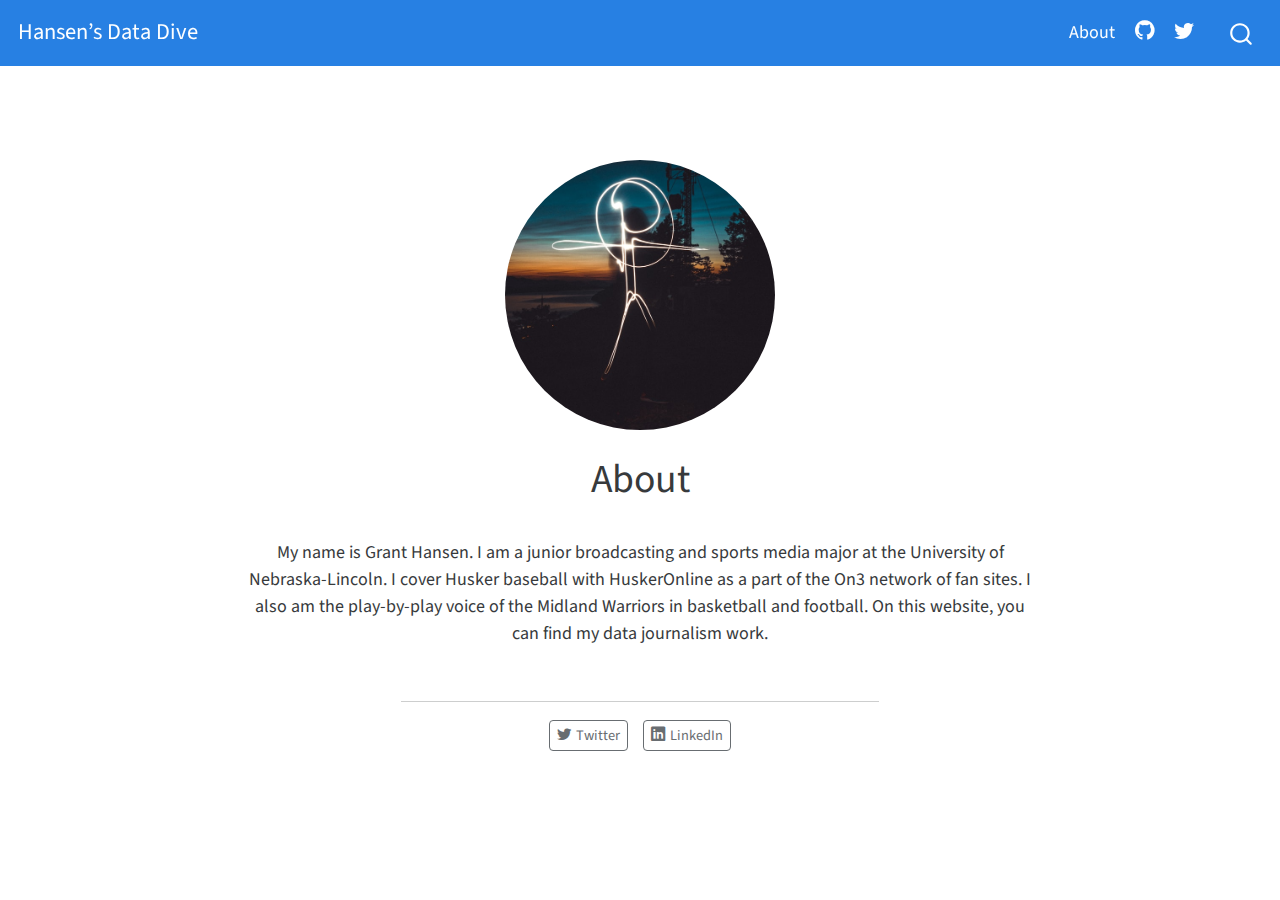
<file: about.html>
<!DOCTYPE html>
<html xmlns="http://www.w3.org/1999/xhtml" lang="en" xml:lang="en"><head>

<meta charset="utf-8">
<meta name="generator" content="quarto-1.1.251">

<meta name="viewport" content="width=device-width, initial-scale=1.0, user-scalable=yes">


<title>Hansen’s Data Dive - About</title>
<style>
code{white-space: pre-wrap;}
span.smallcaps{font-variant: small-caps;}
div.columns{display: flex; gap: min(4vw, 1.5em);}
div.column{flex: auto; overflow-x: auto;}
div.hanging-indent{margin-left: 1.5em; text-indent: -1.5em;}
ul.task-list{list-style: none;}
ul.task-list li input[type="checkbox"] {
  width: 0.8em;
  margin: 0 0.8em 0.2em -1.6em;
  vertical-align: middle;
}
</style>


<script src="site_libs/quarto-nav/quarto-nav.js"></script>
<script src="site_libs/quarto-nav/headroom.min.js"></script>
<script src="site_libs/clipboard/clipboard.min.js"></script>
<script src="site_libs/quarto-search/autocomplete.umd.js"></script>
<script src="site_libs/quarto-search/fuse.min.js"></script>
<script src="site_libs/quarto-search/quarto-search.js"></script>
<meta name="quarto:offset" content="./">
<script src="site_libs/quarto-html/quarto.js"></script>
<script src="site_libs/quarto-html/popper.min.js"></script>
<script src="site_libs/quarto-html/tippy.umd.min.js"></script>
<link href="site_libs/quarto-html/tippy.css" rel="stylesheet">
<link href="site_libs/quarto-html/quarto-syntax-highlighting.css" rel="stylesheet" id="quarto-text-highlighting-styles">
<script src="site_libs/bootstrap/bootstrap.min.js"></script>
<link href="site_libs/bootstrap/bootstrap-icons.css" rel="stylesheet">
<link href="site_libs/bootstrap/bootstrap.min.css" rel="stylesheet" id="quarto-bootstrap" data-mode="light">
<script id="quarto-search-options" type="application/json">{
  "location": "navbar",
  "copy-button": false,
  "collapse-after": 3,
  "panel-placement": "end",
  "type": "overlay",
  "limit": 20,
  "language": {
    "search-no-results-text": "No results",
    "search-matching-documents-text": "matching documents",
    "search-copy-link-title": "Copy link to search",
    "search-hide-matches-text": "Hide additional matches",
    "search-more-match-text": "more match in this document",
    "search-more-matches-text": "more matches in this document",
    "search-clear-button-title": "Clear",
    "search-detached-cancel-button-title": "Cancel",
    "search-submit-button-title": "Submit"
  }
}</script>


<link rel="stylesheet" href="styles.css">
</head>

<body class="nav-fixed fullcontent">

<div id="quarto-search-results"></div>
  <header id="quarto-header" class="headroom fixed-top">
    <nav class="navbar navbar-expand-lg navbar-dark ">
      <div class="navbar-container container-fluid">
      <div class="navbar-brand-container">
    <a class="navbar-brand" href="./index.html">
    <span class="navbar-title">Hansen’s Data Dive</span>
    </a>
  </div>
          <button class="navbar-toggler" type="button" data-bs-toggle="collapse" data-bs-target="#navbarCollapse" aria-controls="navbarCollapse" aria-expanded="false" aria-label="Toggle navigation" onclick="if (window.quartoToggleHeadroom) { window.quartoToggleHeadroom(); }">
  <span class="navbar-toggler-icon"></span>
</button>
          <div class="collapse navbar-collapse" id="navbarCollapse">
            <ul class="navbar-nav navbar-nav-scroll ms-auto">
  <li class="nav-item">
    <a class="nav-link active" href="./about.html" aria-current="page">About</a>
  </li>  
  <li class="nav-item compact">
    <a class="nav-link" href="https://github.com/"><i class="bi bi-github" role="img">
</i> 
 </a>
  </li>  
  <li class="nav-item compact">
    <a class="nav-link" href="https://twitter.com/hansennothanson"><i class="bi bi-twitter" role="img">
</i> 
 </a>
  </li>  
</ul>
              <div id="quarto-search" class="" title="Search"></div>
          </div> <!-- /navcollapse -->
      </div> <!-- /container-fluid -->
    </nav>
</header>
<!-- content -->
<div id="quarto-content" class="quarto-container page-columns page-rows-contents page-layout-article page-navbar">
<!-- sidebar -->
<!-- margin-sidebar -->
    
<!-- main -->
<div class="quarto-about-jolla">
  <img src="profile.jpg" class="about-image
  round " style="height: 15em; width: 15em;">
 <header id="title-block-header" class="quarto-title-block default">
<div class="quarto-title">
<h1 class="title">About</h1>
</div>
<div class="quarto-title-meta">
  </div>
</header><main class="content" id="quarto-document-content">
<p>My name is Grant Hansen. I am a junior broadcasting and sports media major at the University of Nebraska-Lincoln. I cover Husker baseball with HuskerOnline as a part of the On3 network of fan sites. I also am the play-by-play voice of the Midland Warriors in basketball and football. On this website, you can find my data journalism work.</p>


</main> 
  <hr class="about-sep">
   <div class="about-links">
  <a href="https://twitter.com/HansenNotHanson" class="about-link">
    <i class="bi bi-twitter"></i>
     <span class="about-link-text">Twitter</span>
  </a>
  <a href="https://www.linkedin.com/in/grant-hansen-b09070231/" class="about-link">
    <i class="bi bi-linkedin"></i>
     <span class="about-link-text">LinkedIn</span>
  </a>
</div>
</div>
 <!-- /main -->
<script id="quarto-html-after-body" type="application/javascript">
window.document.addEventListener("DOMContentLoaded", function (event) {
  const toggleBodyColorMode = (bsSheetEl) => {
    const mode = bsSheetEl.getAttribute("data-mode");
    const bodyEl = window.document.querySelector("body");
    if (mode === "dark") {
      bodyEl.classList.add("quarto-dark");
      bodyEl.classList.remove("quarto-light");
    } else {
      bodyEl.classList.add("quarto-light");
      bodyEl.classList.remove("quarto-dark");
    }
  }
  const toggleBodyColorPrimary = () => {
    const bsSheetEl = window.document.querySelector("link#quarto-bootstrap");
    if (bsSheetEl) {
      toggleBodyColorMode(bsSheetEl);
    }
  }
  toggleBodyColorPrimary();  
  const clipboard = new window.ClipboardJS('.code-copy-button', {
    target: function(trigger) {
      return trigger.previousElementSibling;
    }
  });
  clipboard.on('success', function(e) {
    // button target
    const button = e.trigger;
    // don't keep focus
    button.blur();
    // flash "checked"
    button.classList.add('code-copy-button-checked');
    var currentTitle = button.getAttribute("title");
    button.setAttribute("title", "Copied!");
    setTimeout(function() {
      button.setAttribute("title", currentTitle);
      button.classList.remove('code-copy-button-checked');
    }, 1000);
    // clear code selection
    e.clearSelection();
  });
  function tippyHover(el, contentFn) {
    const config = {
      allowHTML: true,
      content: contentFn,
      maxWidth: 500,
      delay: 100,
      arrow: false,
      appendTo: function(el) {
          return el.parentElement;
      },
      interactive: true,
      interactiveBorder: 10,
      theme: 'quarto',
      placement: 'bottom-start'
    };
    window.tippy(el, config); 
  }
  const noterefs = window.document.querySelectorAll('a[role="doc-noteref"]');
  for (var i=0; i<noterefs.length; i++) {
    const ref = noterefs[i];
    tippyHover(ref, function() {
      // use id or data attribute instead here
      let href = ref.getAttribute('data-footnote-href') || ref.getAttribute('href');
      try { href = new URL(href).hash; } catch {}
      const id = href.replace(/^#\/?/, "");
      const note = window.document.getElementById(id);
      return note.innerHTML;
    });
  }
  var bibliorefs = window.document.querySelectorAll('a[role="doc-biblioref"]');
  for (var i=0; i<bibliorefs.length; i++) {
    const ref = bibliorefs[i];
    const cites = ref.parentNode.getAttribute('data-cites').split(' ');
    tippyHover(ref, function() {
      var popup = window.document.createElement('div');
      cites.forEach(function(cite) {
        var citeDiv = window.document.createElement('div');
        citeDiv.classList.add('hanging-indent');
        citeDiv.classList.add('csl-entry');
        var biblioDiv = window.document.getElementById('ref-' + cite);
        if (biblioDiv) {
          citeDiv.innerHTML = biblioDiv.innerHTML;
        }
        popup.appendChild(citeDiv);
      });
      return popup.innerHTML;
    });
  }
});
</script>
</div> <!-- /content -->



</body></html>
</file>
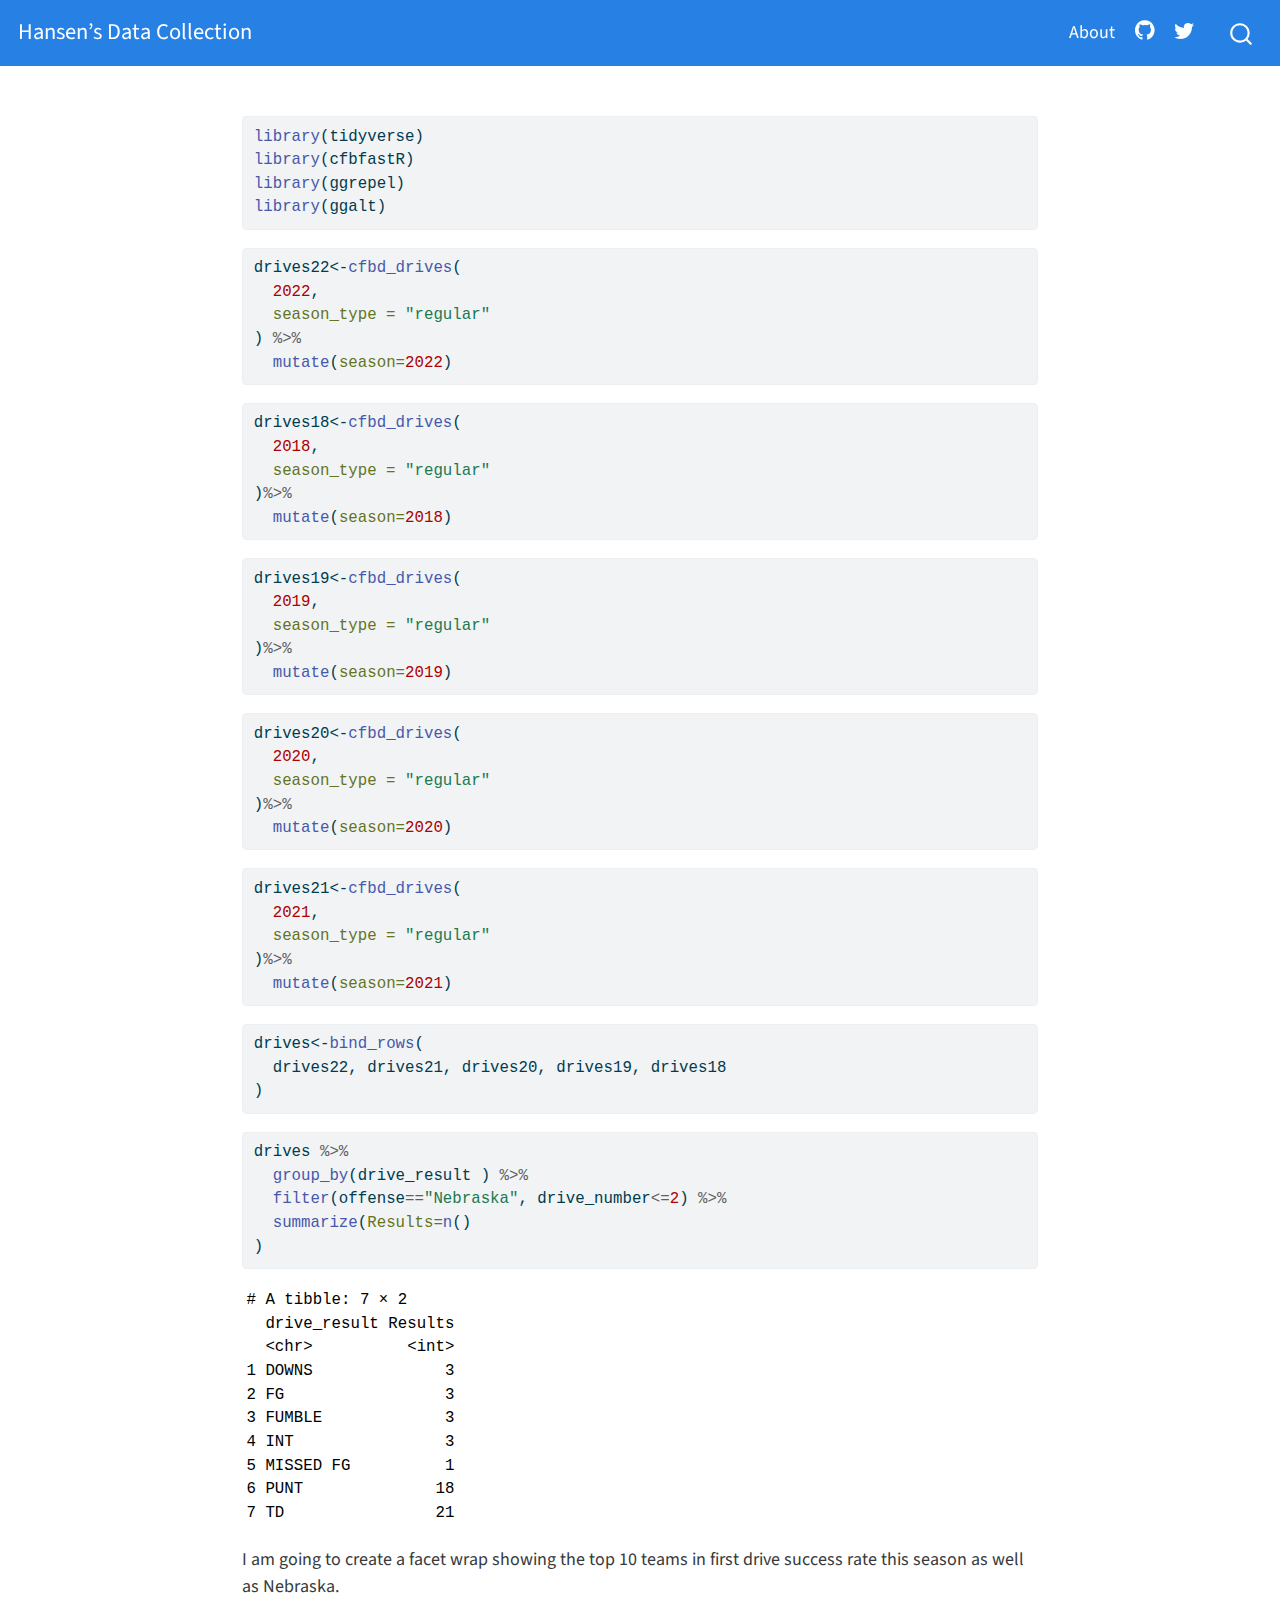
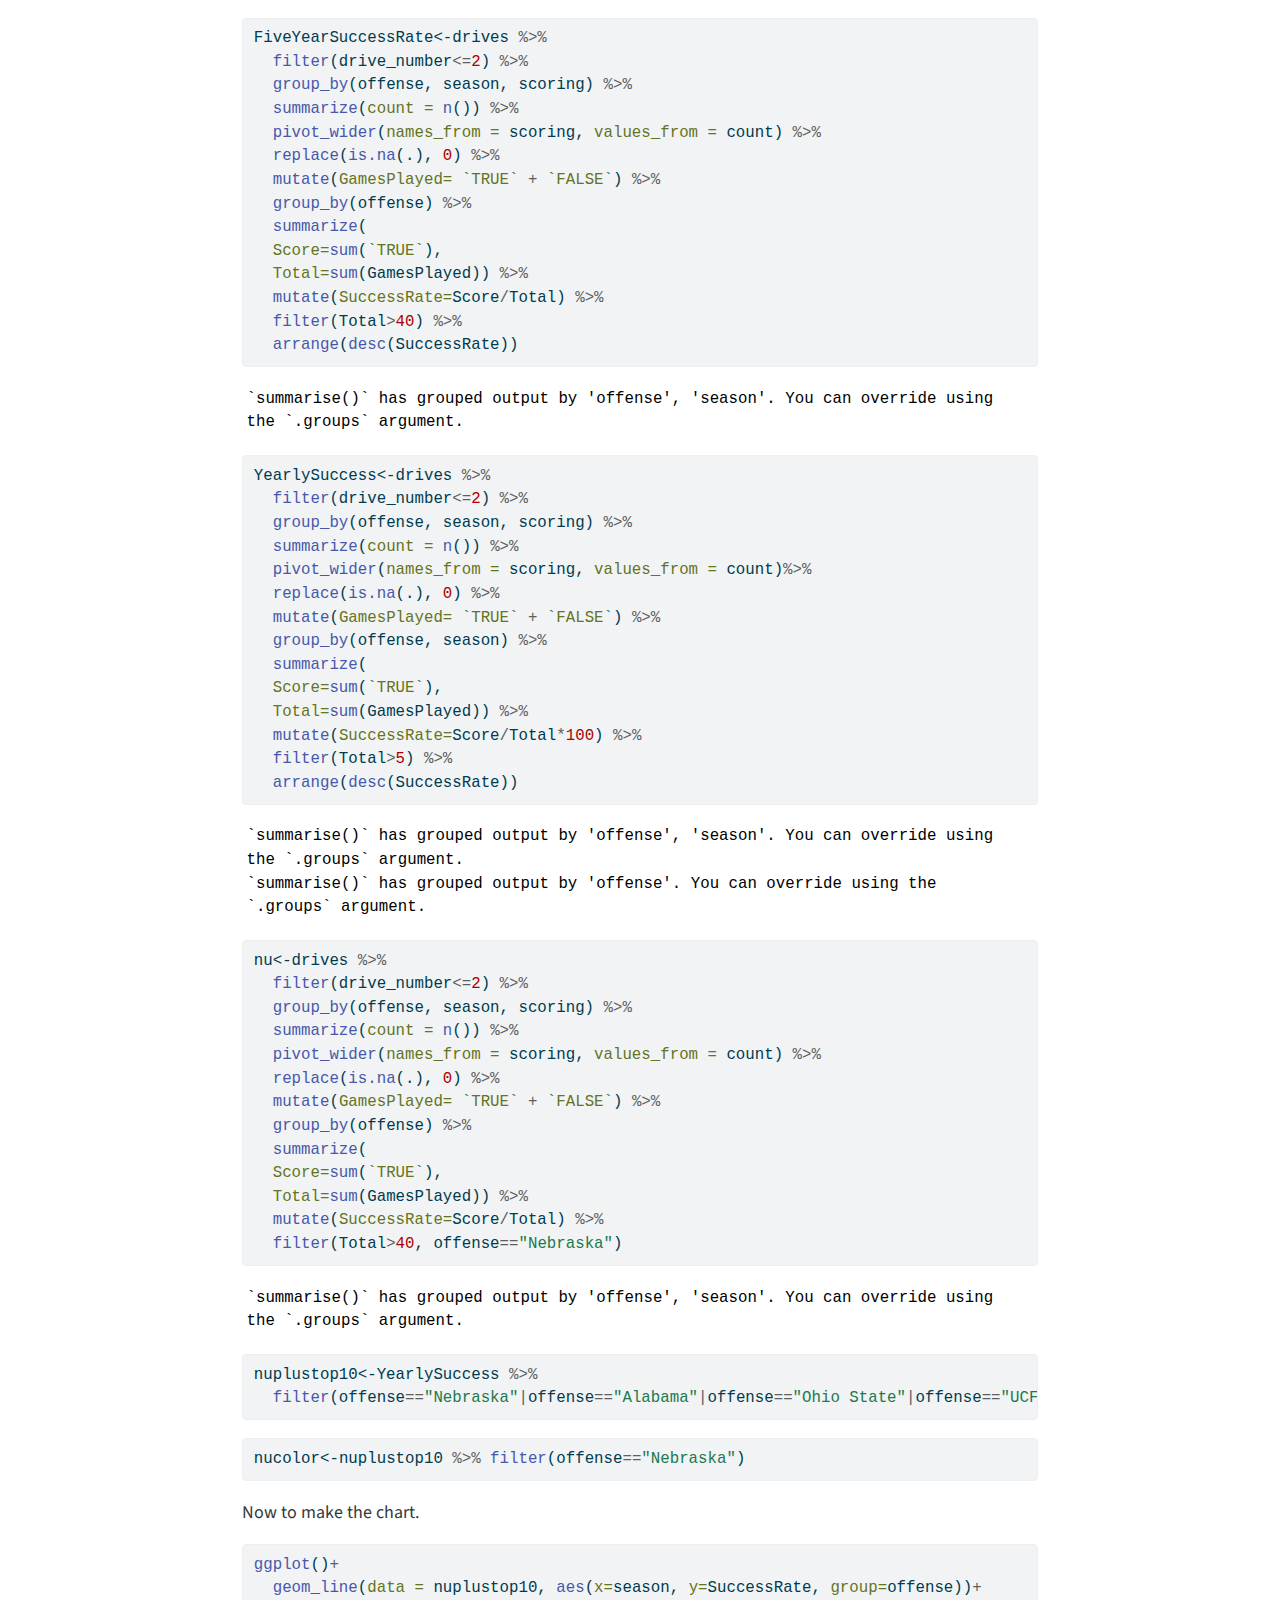
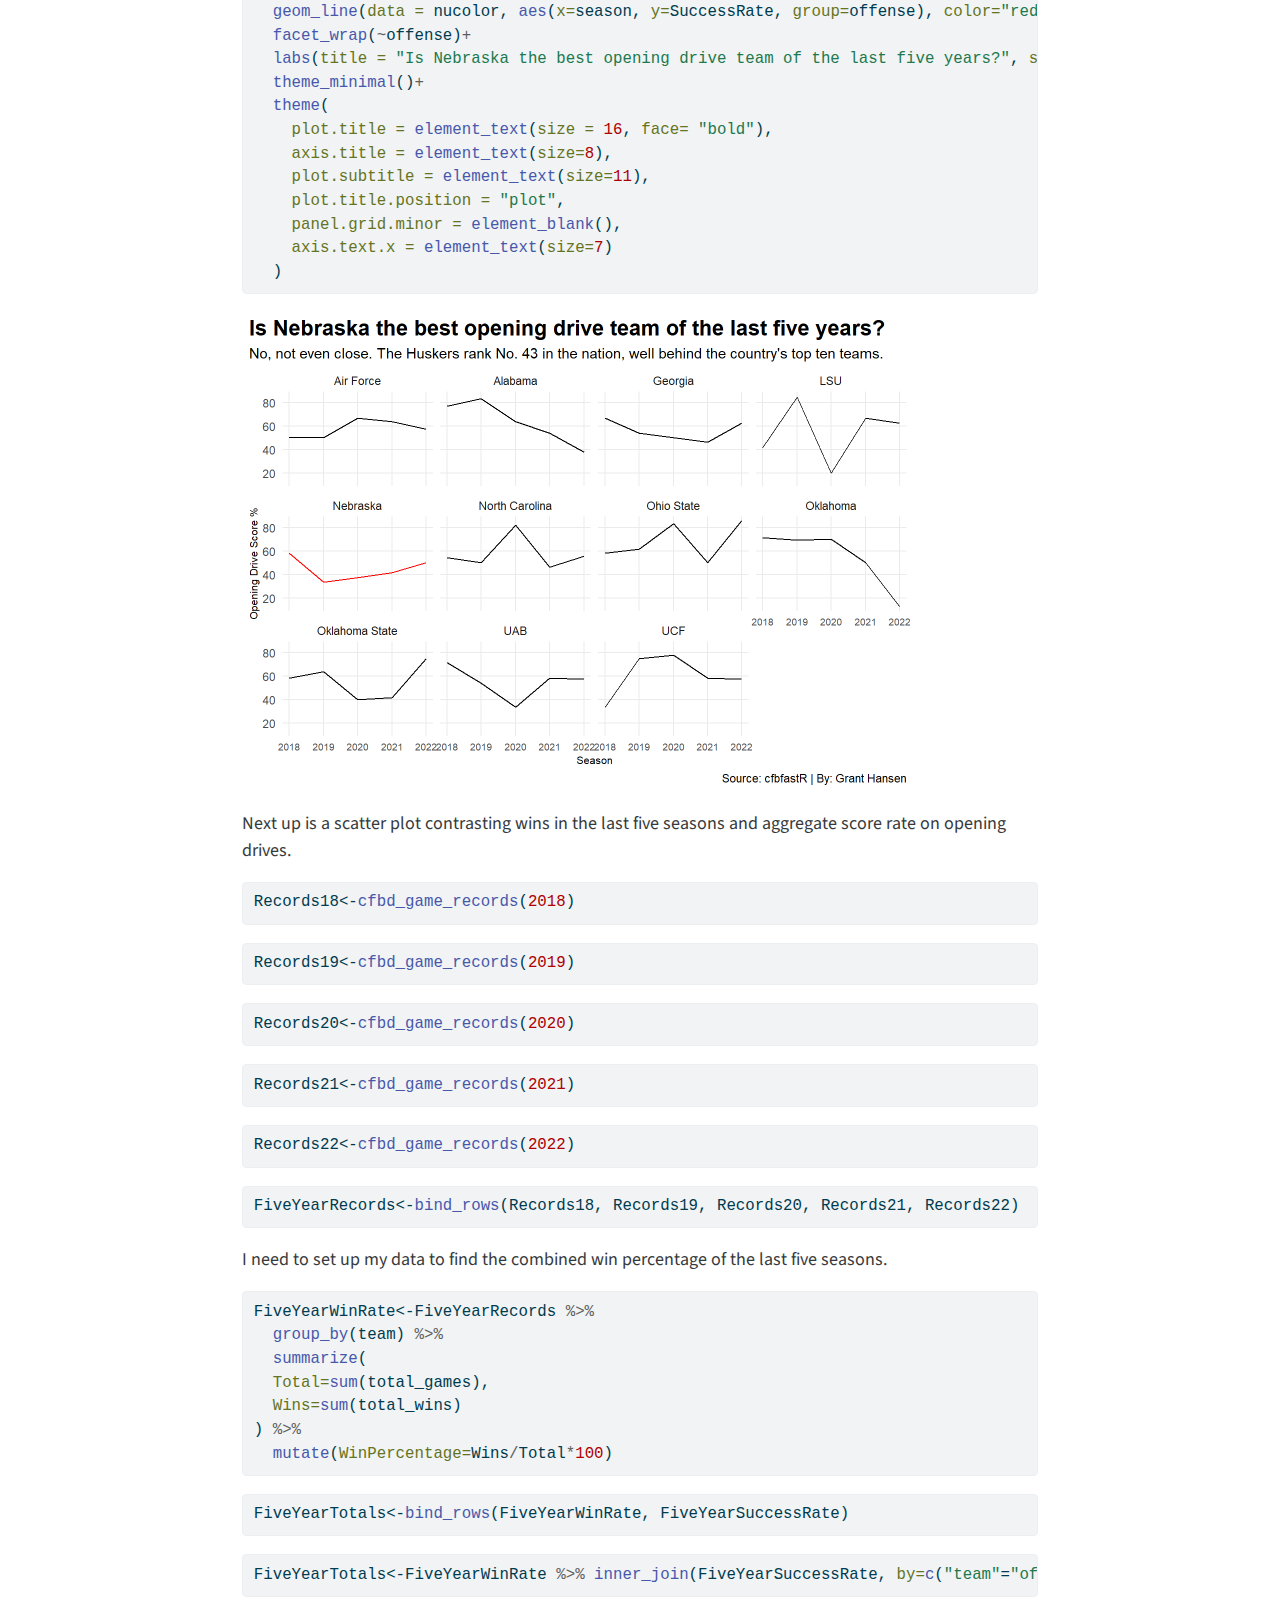
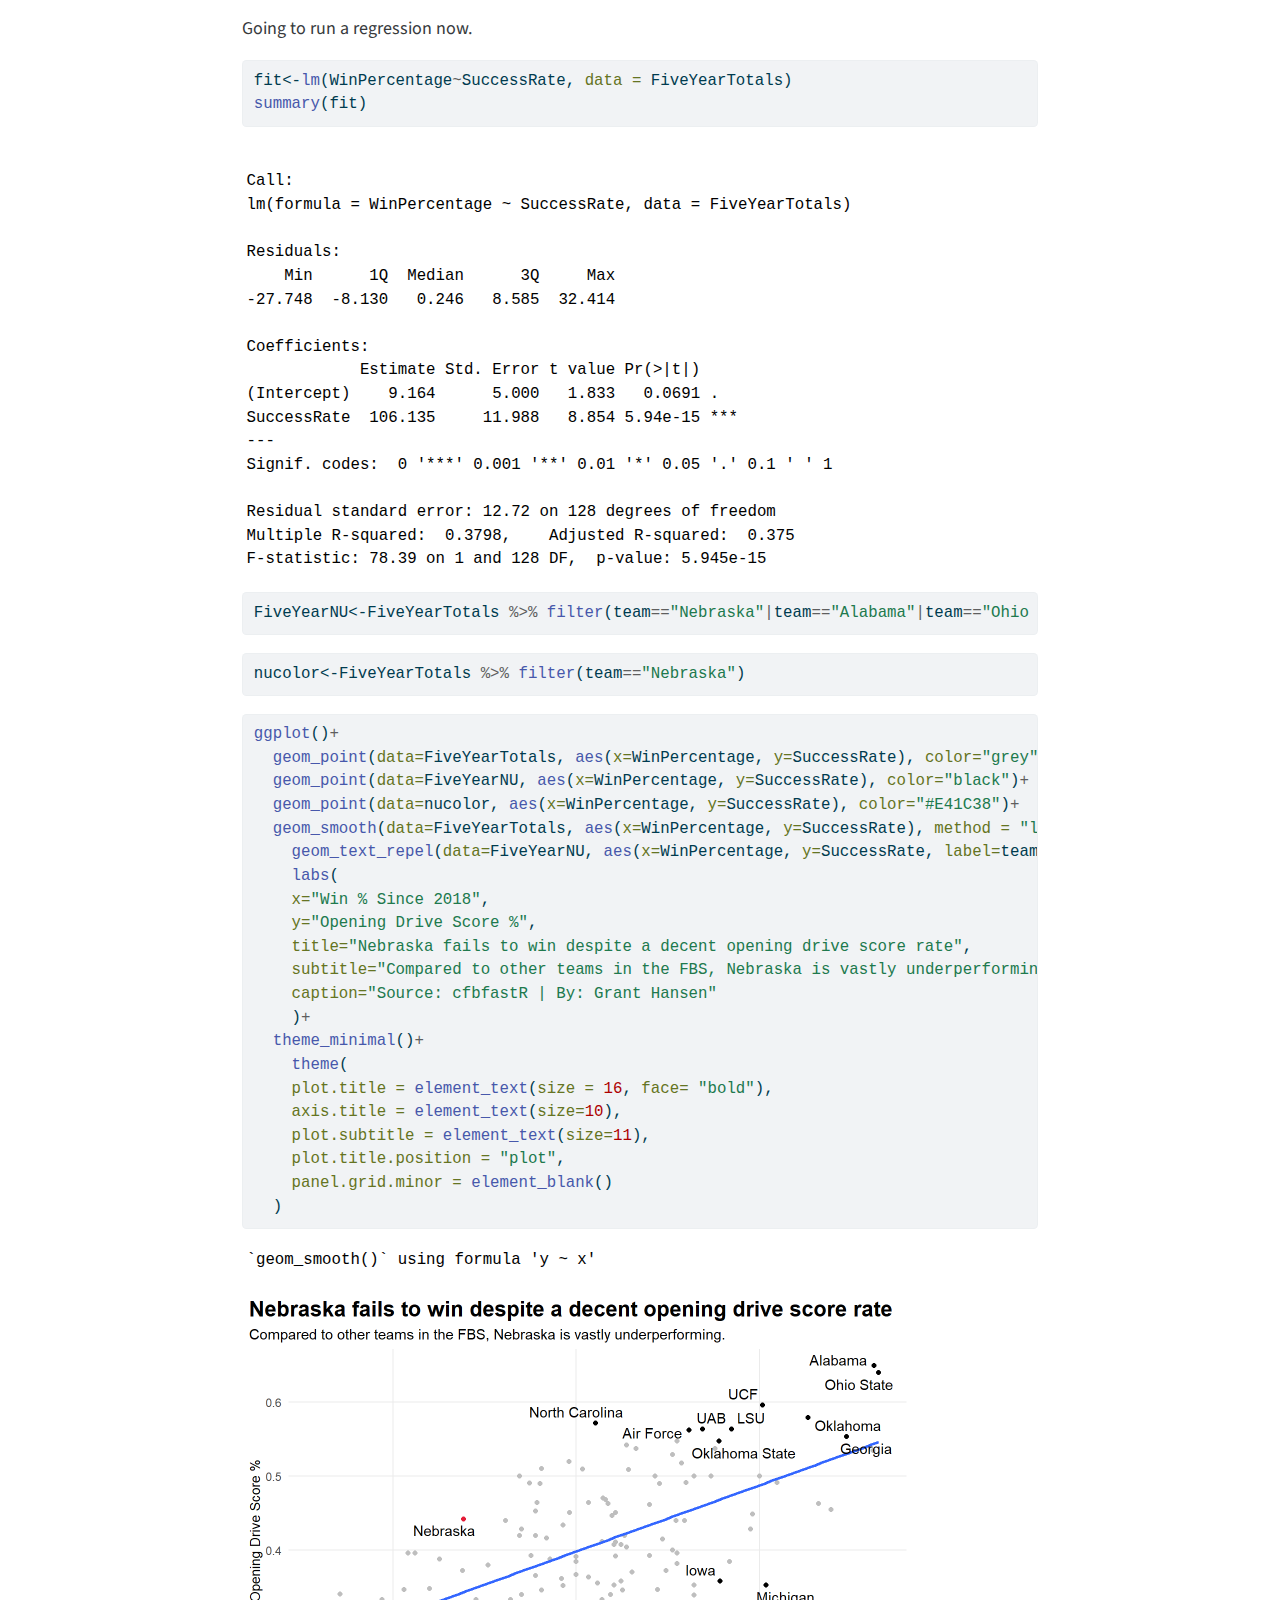
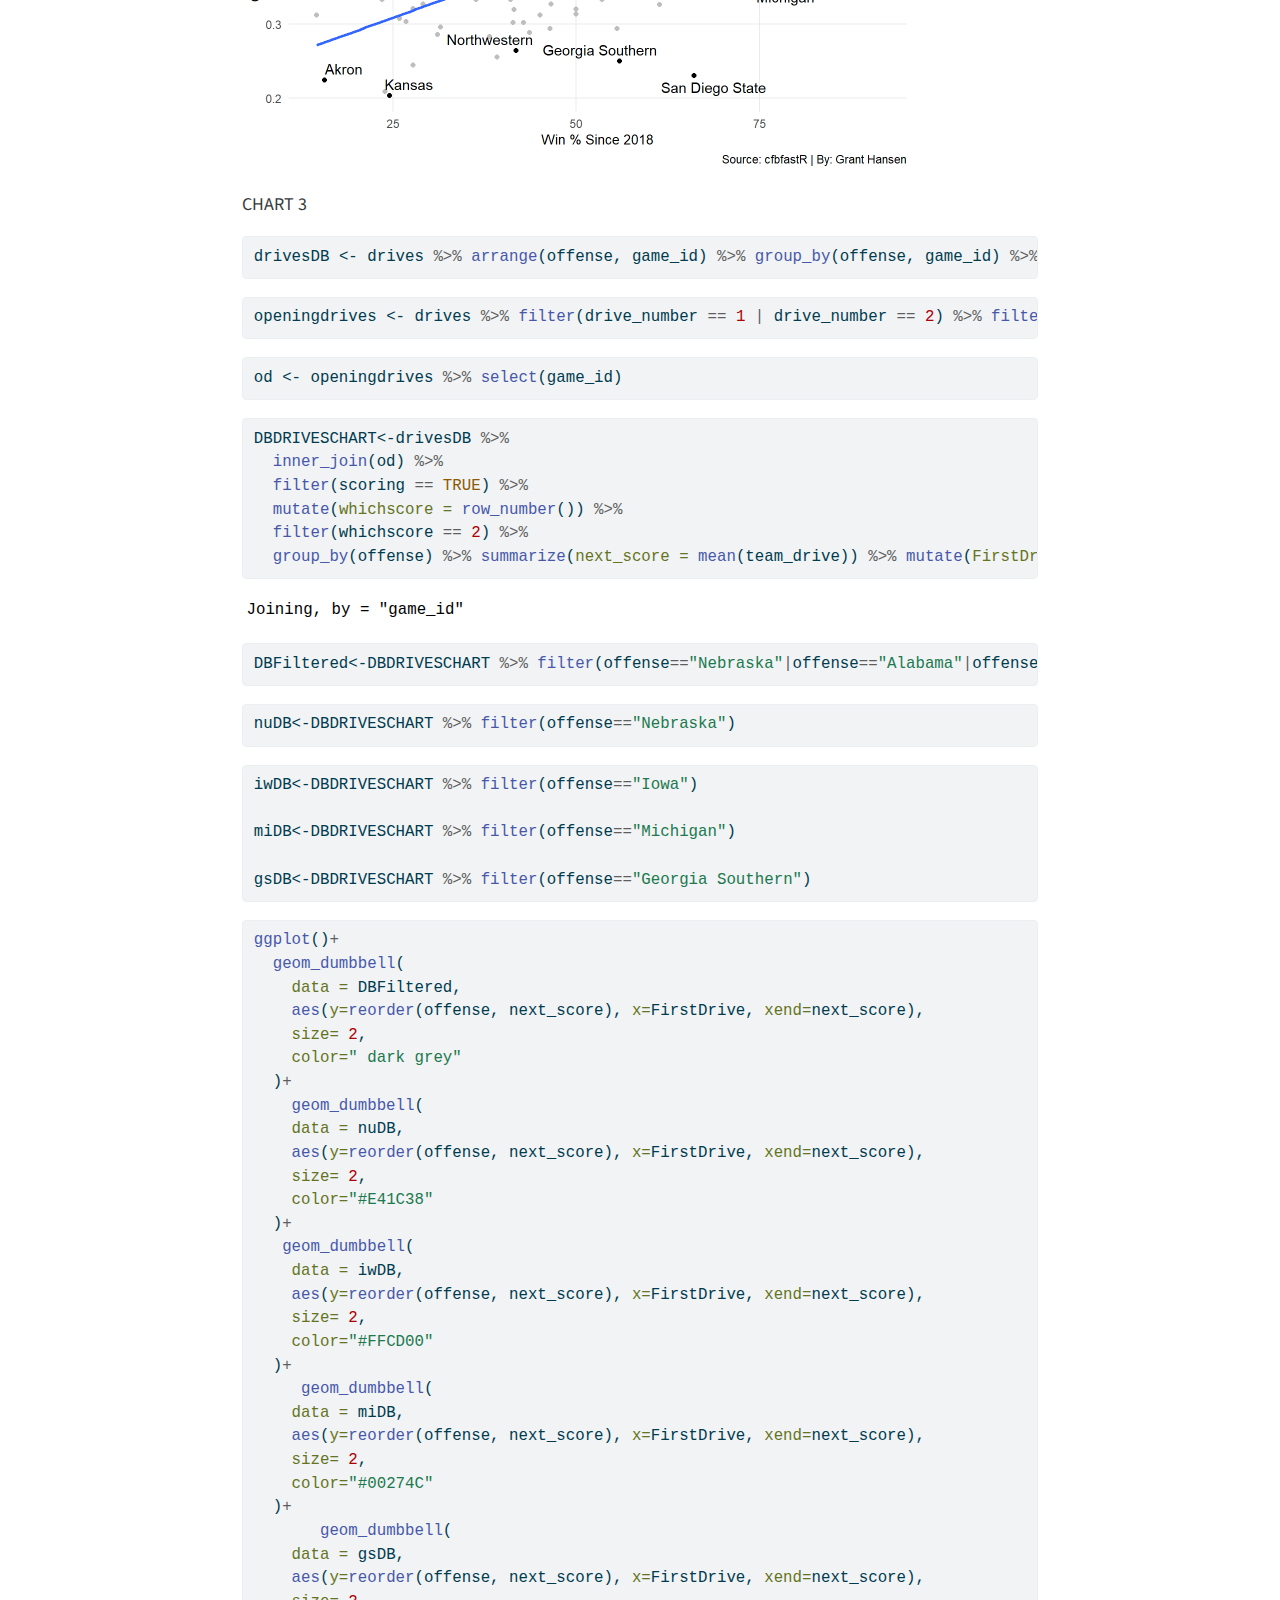
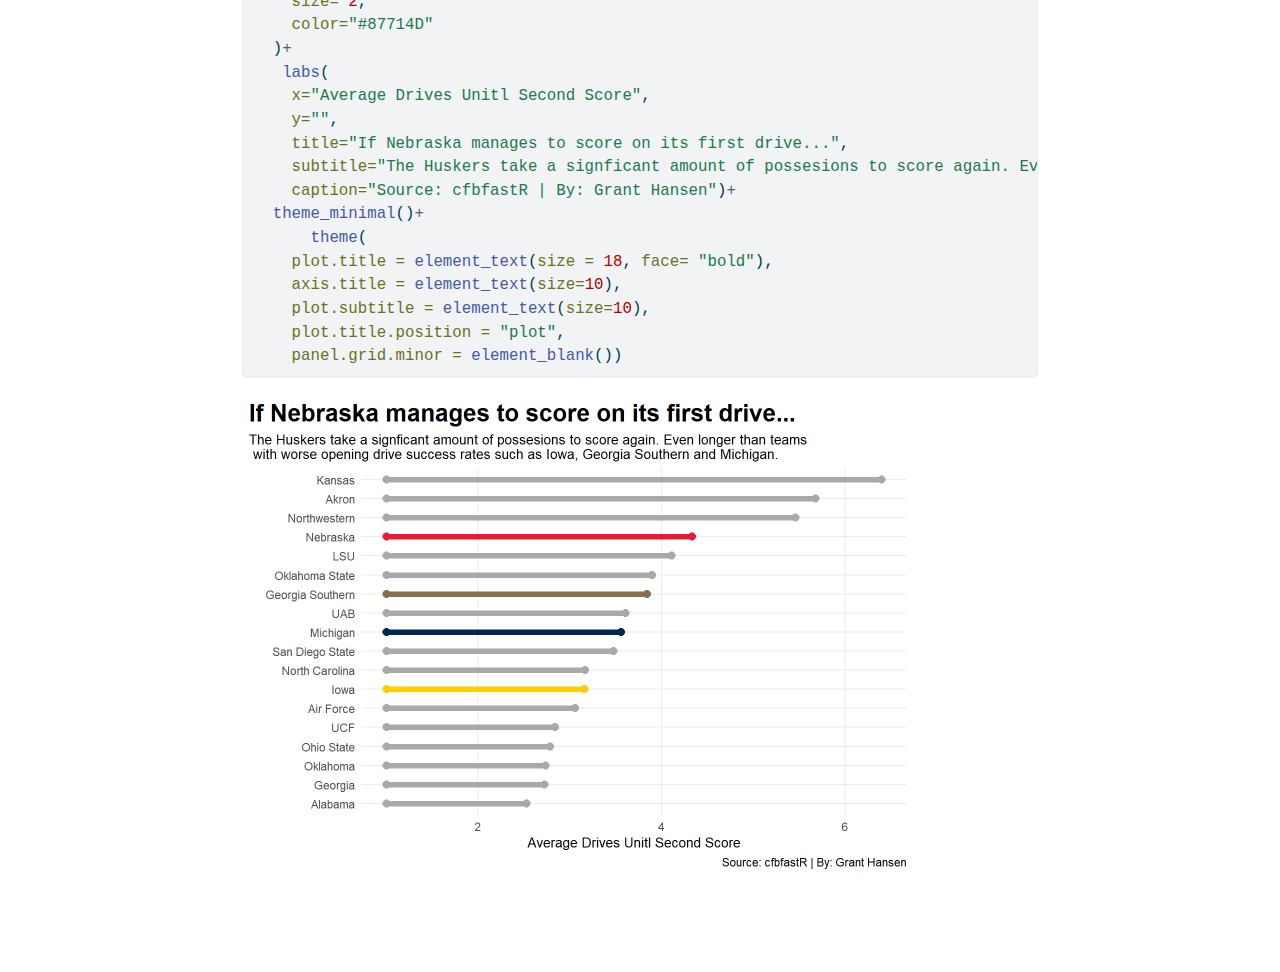
<file: Frost First Drive Project.html>
<!DOCTYPE html>
<html xmlns="http://www.w3.org/1999/xhtml" lang="en" xml:lang="en"><head>

<meta charset="utf-8">
<meta name="generator" content="quarto-1.1.251">

<meta name="viewport" content="width=device-width, initial-scale=1.0, user-scalable=yes">


<title>Hansen's Data Collection – frost-first-drive-project</title>
<style>
code{white-space: pre-wrap;}
span.smallcaps{font-variant: small-caps;}
div.columns{display: flex; gap: min(4vw, 1.5em);}
div.column{flex: auto; overflow-x: auto;}
div.hanging-indent{margin-left: 1.5em; text-indent: -1.5em;}
ul.task-list{list-style: none;}
ul.task-list li input[type="checkbox"] {
  width: 0.8em;
  margin: 0 0.8em 0.2em -1.6em;
  vertical-align: middle;
}
pre > code.sourceCode { white-space: pre; position: relative; }
pre > code.sourceCode > span { display: inline-block; line-height: 1.25; }
pre > code.sourceCode > span:empty { height: 1.2em; }
.sourceCode { overflow: visible; }
code.sourceCode > span { color: inherit; text-decoration: inherit; }
div.sourceCode { margin: 1em 0; }
pre.sourceCode { margin: 0; }
@media screen {
div.sourceCode { overflow: auto; }
}
@media print {
pre > code.sourceCode { white-space: pre-wrap; }
pre > code.sourceCode > span { text-indent: -5em; padding-left: 5em; }
}
pre.numberSource code
  { counter-reset: source-line 0; }
pre.numberSource code > span
  { position: relative; left: -4em; counter-increment: source-line; }
pre.numberSource code > span > a:first-child::before
  { content: counter(source-line);
    position: relative; left: -1em; text-align: right; vertical-align: baseline;
    border: none; display: inline-block;
    -webkit-touch-callout: none; -webkit-user-select: none;
    -khtml-user-select: none; -moz-user-select: none;
    -ms-user-select: none; user-select: none;
    padding: 0 4px; width: 4em;
    color: #aaaaaa;
  }
pre.numberSource { margin-left: 3em; border-left: 1px solid #aaaaaa;  padding-left: 4px; }
div.sourceCode
  {   }
@media screen {
pre > code.sourceCode > span > a:first-child::before { text-decoration: underline; }
}
code span.al { color: #ff0000; font-weight: bold; } /* Alert */
code span.an { color: #60a0b0; font-weight: bold; font-style: italic; } /* Annotation */
code span.at { color: #7d9029; } /* Attribute */
code span.bn { color: #40a070; } /* BaseN */
code span.bu { color: #008000; } /* BuiltIn */
code span.cf { color: #007020; font-weight: bold; } /* ControlFlow */
code span.ch { color: #4070a0; } /* Char */
code span.cn { color: #880000; } /* Constant */
code span.co { color: #60a0b0; font-style: italic; } /* Comment */
code span.cv { color: #60a0b0; font-weight: bold; font-style: italic; } /* CommentVar */
code span.do { color: #ba2121; font-style: italic; } /* Documentation */
code span.dt { color: #902000; } /* DataType */
code span.dv { color: #40a070; } /* DecVal */
code span.er { color: #ff0000; font-weight: bold; } /* Error */
code span.ex { } /* Extension */
code span.fl { color: #40a070; } /* Float */
code span.fu { color: #06287e; } /* Function */
code span.im { color: #008000; font-weight: bold; } /* Import */
code span.in { color: #60a0b0; font-weight: bold; font-style: italic; } /* Information */
code span.kw { color: #007020; font-weight: bold; } /* Keyword */
code span.op { color: #666666; } /* Operator */
code span.ot { color: #007020; } /* Other */
code span.pp { color: #bc7a00; } /* Preprocessor */
code span.sc { color: #4070a0; } /* SpecialChar */
code span.ss { color: #bb6688; } /* SpecialString */
code span.st { color: #4070a0; } /* String */
code span.va { color: #19177c; } /* Variable */
code span.vs { color: #4070a0; } /* VerbatimString */
code span.wa { color: #60a0b0; font-weight: bold; font-style: italic; } /* Warning */
</style>


<script src="site_libs/quarto-nav/quarto-nav.js"></script>
<script src="site_libs/quarto-nav/headroom.min.js"></script>
<script src="site_libs/clipboard/clipboard.min.js"></script>
<script src="site_libs/quarto-search/autocomplete.umd.js"></script>
<script src="site_libs/quarto-search/fuse.min.js"></script>
<script src="site_libs/quarto-search/quarto-search.js"></script>
<meta name="quarto:offset" content="./">
<script src="site_libs/quarto-html/quarto.js"></script>
<script src="site_libs/quarto-html/popper.min.js"></script>
<script src="site_libs/quarto-html/tippy.umd.min.js"></script>
<script src="site_libs/quarto-html/anchor.min.js"></script>
<link href="site_libs/quarto-html/tippy.css" rel="stylesheet">
<link href="site_libs/quarto-html/quarto-syntax-highlighting.css" rel="stylesheet" id="quarto-text-highlighting-styles">
<script src="site_libs/bootstrap/bootstrap.min.js"></script>
<link href="site_libs/bootstrap/bootstrap-icons.css" rel="stylesheet">
<link href="site_libs/bootstrap/bootstrap.min.css" rel="stylesheet" id="quarto-bootstrap" data-mode="light">
<script id="quarto-search-options" type="application/json">{
  "location": "navbar",
  "copy-button": false,
  "collapse-after": 3,
  "panel-placement": "end",
  "type": "overlay",
  "limit": 20,
  "language": {
    "search-no-results-text": "No results",
    "search-matching-documents-text": "matching documents",
    "search-copy-link-title": "Copy link to search",
    "search-hide-matches-text": "Hide additional matches",
    "search-more-match-text": "more match in this document",
    "search-more-matches-text": "more matches in this document",
    "search-clear-button-title": "Clear",
    "search-detached-cancel-button-title": "Cancel",
    "search-submit-button-title": "Submit"
  }
}</script>


<link rel="stylesheet" href="styles.css">
</head>

<body class="nav-fixed fullcontent">

<div id="quarto-search-results"></div>
  <header id="quarto-header" class="headroom fixed-top">
    <nav class="navbar navbar-expand-lg navbar-dark ">
      <div class="navbar-container container-fluid">
      <div class="navbar-brand-container">
    <a class="navbar-brand" href="./index.html">
    <span class="navbar-title">Hansen’s Data Collection</span>
    </a>
  </div>
          <button class="navbar-toggler" type="button" data-bs-toggle="collapse" data-bs-target="#navbarCollapse" aria-controls="navbarCollapse" aria-expanded="false" aria-label="Toggle navigation" onclick="if (window.quartoToggleHeadroom) { window.quartoToggleHeadroom(); }">
  <span class="navbar-toggler-icon"></span>
</button>
          <div class="collapse navbar-collapse" id="navbarCollapse">
            <ul class="navbar-nav navbar-nav-scroll ms-auto">
  <li class="nav-item">
    <a class="nav-link" href="./about.html">About</a>
  </li>  
  <li class="nav-item compact">
    <a class="nav-link" href="https://github.com/"><i class="bi bi-github" role="img">
</i> 
 </a>
  </li>  
  <li class="nav-item compact">
    <a class="nav-link" href="https://twitter.com/hansennothanson"><i class="bi bi-twitter" role="img">
</i> 
 </a>
  </li>  
</ul>
              <div id="quarto-search" class="" title="Search"></div>
          </div> <!-- /navcollapse -->
      </div> <!-- /container-fluid -->
    </nav>
</header>
<!-- content -->
<div id="quarto-content" class="quarto-container page-columns page-rows-contents page-layout-article page-navbar">
<!-- sidebar -->
<!-- margin-sidebar -->
    
<!-- main -->
<main class="content" id="quarto-document-content">



<div class="cell">
<div class="sourceCode cell-code" id="cb1"><pre class="sourceCode r code-with-copy"><code class="sourceCode r"><span id="cb1-1"><a href="#cb1-1" aria-hidden="true" tabindex="-1"></a><span class="fu">library</span>(tidyverse)</span>
<span id="cb1-2"><a href="#cb1-2" aria-hidden="true" tabindex="-1"></a><span class="fu">library</span>(cfbfastR)</span>
<span id="cb1-3"><a href="#cb1-3" aria-hidden="true" tabindex="-1"></a><span class="fu">library</span>(ggrepel)</span>
<span id="cb1-4"><a href="#cb1-4" aria-hidden="true" tabindex="-1"></a><span class="fu">library</span>(ggalt)</span></code><button title="Copy to Clipboard" class="code-copy-button"><i class="bi"></i></button></pre></div>
</div>
<div class="cell">
<div class="sourceCode cell-code" id="cb2"><pre class="sourceCode r code-with-copy"><code class="sourceCode r"><span id="cb2-1"><a href="#cb2-1" aria-hidden="true" tabindex="-1"></a>drives22<span class="ot">&lt;-</span><span class="fu">cfbd_drives</span>(</span>
<span id="cb2-2"><a href="#cb2-2" aria-hidden="true" tabindex="-1"></a>  <span class="dv">2022</span>,</span>
<span id="cb2-3"><a href="#cb2-3" aria-hidden="true" tabindex="-1"></a>  <span class="at">season_type =</span> <span class="st">"regular"</span></span>
<span id="cb2-4"><a href="#cb2-4" aria-hidden="true" tabindex="-1"></a>) <span class="sc">%&gt;%</span>  </span>
<span id="cb2-5"><a href="#cb2-5" aria-hidden="true" tabindex="-1"></a>  <span class="fu">mutate</span>(<span class="at">season=</span><span class="dv">2022</span>)</span></code><button title="Copy to Clipboard" class="code-copy-button"><i class="bi"></i></button></pre></div>
</div>
<div class="cell">
<div class="sourceCode cell-code" id="cb3"><pre class="sourceCode r code-with-copy"><code class="sourceCode r"><span id="cb3-1"><a href="#cb3-1" aria-hidden="true" tabindex="-1"></a>drives18<span class="ot">&lt;-</span><span class="fu">cfbd_drives</span>(</span>
<span id="cb3-2"><a href="#cb3-2" aria-hidden="true" tabindex="-1"></a>  <span class="dv">2018</span>,</span>
<span id="cb3-3"><a href="#cb3-3" aria-hidden="true" tabindex="-1"></a>  <span class="at">season_type =</span> <span class="st">"regular"</span></span>
<span id="cb3-4"><a href="#cb3-4" aria-hidden="true" tabindex="-1"></a>)<span class="sc">%&gt;%</span>  </span>
<span id="cb3-5"><a href="#cb3-5" aria-hidden="true" tabindex="-1"></a>  <span class="fu">mutate</span>(<span class="at">season=</span><span class="dv">2018</span>)</span></code><button title="Copy to Clipboard" class="code-copy-button"><i class="bi"></i></button></pre></div>
</div>
<div class="cell">
<div class="sourceCode cell-code" id="cb4"><pre class="sourceCode r code-with-copy"><code class="sourceCode r"><span id="cb4-1"><a href="#cb4-1" aria-hidden="true" tabindex="-1"></a>drives19<span class="ot">&lt;-</span><span class="fu">cfbd_drives</span>(</span>
<span id="cb4-2"><a href="#cb4-2" aria-hidden="true" tabindex="-1"></a>  <span class="dv">2019</span>,</span>
<span id="cb4-3"><a href="#cb4-3" aria-hidden="true" tabindex="-1"></a>  <span class="at">season_type =</span> <span class="st">"regular"</span></span>
<span id="cb4-4"><a href="#cb4-4" aria-hidden="true" tabindex="-1"></a>)<span class="sc">%&gt;%</span>  </span>
<span id="cb4-5"><a href="#cb4-5" aria-hidden="true" tabindex="-1"></a>  <span class="fu">mutate</span>(<span class="at">season=</span><span class="dv">2019</span>)</span></code><button title="Copy to Clipboard" class="code-copy-button"><i class="bi"></i></button></pre></div>
</div>
<div class="cell">
<div class="sourceCode cell-code" id="cb5"><pre class="sourceCode r code-with-copy"><code class="sourceCode r"><span id="cb5-1"><a href="#cb5-1" aria-hidden="true" tabindex="-1"></a>drives20<span class="ot">&lt;-</span><span class="fu">cfbd_drives</span>(</span>
<span id="cb5-2"><a href="#cb5-2" aria-hidden="true" tabindex="-1"></a>  <span class="dv">2020</span>,</span>
<span id="cb5-3"><a href="#cb5-3" aria-hidden="true" tabindex="-1"></a>  <span class="at">season_type =</span> <span class="st">"regular"</span></span>
<span id="cb5-4"><a href="#cb5-4" aria-hidden="true" tabindex="-1"></a>)<span class="sc">%&gt;%</span>  </span>
<span id="cb5-5"><a href="#cb5-5" aria-hidden="true" tabindex="-1"></a>  <span class="fu">mutate</span>(<span class="at">season=</span><span class="dv">2020</span>)</span></code><button title="Copy to Clipboard" class="code-copy-button"><i class="bi"></i></button></pre></div>
</div>
<div class="cell">
<div class="sourceCode cell-code" id="cb6"><pre class="sourceCode r code-with-copy"><code class="sourceCode r"><span id="cb6-1"><a href="#cb6-1" aria-hidden="true" tabindex="-1"></a>drives21<span class="ot">&lt;-</span><span class="fu">cfbd_drives</span>(</span>
<span id="cb6-2"><a href="#cb6-2" aria-hidden="true" tabindex="-1"></a>  <span class="dv">2021</span>,</span>
<span id="cb6-3"><a href="#cb6-3" aria-hidden="true" tabindex="-1"></a>  <span class="at">season_type =</span> <span class="st">"regular"</span></span>
<span id="cb6-4"><a href="#cb6-4" aria-hidden="true" tabindex="-1"></a>)<span class="sc">%&gt;%</span>  </span>
<span id="cb6-5"><a href="#cb6-5" aria-hidden="true" tabindex="-1"></a>  <span class="fu">mutate</span>(<span class="at">season=</span><span class="dv">2021</span>)</span></code><button title="Copy to Clipboard" class="code-copy-button"><i class="bi"></i></button></pre></div>
</div>
<div class="cell">
<div class="sourceCode cell-code" id="cb7"><pre class="sourceCode r code-with-copy"><code class="sourceCode r"><span id="cb7-1"><a href="#cb7-1" aria-hidden="true" tabindex="-1"></a>drives<span class="ot">&lt;-</span><span class="fu">bind_rows</span>(</span>
<span id="cb7-2"><a href="#cb7-2" aria-hidden="true" tabindex="-1"></a>  drives22, drives21, drives20, drives19, drives18</span>
<span id="cb7-3"><a href="#cb7-3" aria-hidden="true" tabindex="-1"></a>)</span></code><button title="Copy to Clipboard" class="code-copy-button"><i class="bi"></i></button></pre></div>
</div>
<div class="cell">
<div class="sourceCode cell-code" id="cb8"><pre class="sourceCode r code-with-copy"><code class="sourceCode r"><span id="cb8-1"><a href="#cb8-1" aria-hidden="true" tabindex="-1"></a>drives <span class="sc">%&gt;%</span> </span>
<span id="cb8-2"><a href="#cb8-2" aria-hidden="true" tabindex="-1"></a>  <span class="fu">group_by</span>(drive_result ) <span class="sc">%&gt;%</span> </span>
<span id="cb8-3"><a href="#cb8-3" aria-hidden="true" tabindex="-1"></a>  <span class="fu">filter</span>(offense<span class="sc">==</span><span class="st">"Nebraska"</span>, drive_number<span class="sc">&lt;=</span><span class="dv">2</span>) <span class="sc">%&gt;%</span> </span>
<span id="cb8-4"><a href="#cb8-4" aria-hidden="true" tabindex="-1"></a>  <span class="fu">summarize</span>(<span class="at">Results=</span><span class="fu">n</span>()</span>
<span id="cb8-5"><a href="#cb8-5" aria-hidden="true" tabindex="-1"></a>)</span></code><button title="Copy to Clipboard" class="code-copy-button"><i class="bi"></i></button></pre></div>
<div class="cell-output cell-output-stdout">
<pre><code># A tibble: 7 × 2
  drive_result Results
  &lt;chr&gt;          &lt;int&gt;
1 DOWNS              3
2 FG                 3
3 FUMBLE             3
4 INT                3
5 MISSED FG          1
6 PUNT              18
7 TD                21</code></pre>
</div>
</div>
<p>I am going to create a facet wrap showing the top 10 teams in first drive success rate this season as well as Nebraska.</p>
<div class="cell">
<div class="sourceCode cell-code" id="cb10"><pre class="sourceCode r code-with-copy"><code class="sourceCode r"><span id="cb10-1"><a href="#cb10-1" aria-hidden="true" tabindex="-1"></a>FiveYearSuccessRate<span class="ot">&lt;-</span>drives <span class="sc">%&gt;%</span> </span>
<span id="cb10-2"><a href="#cb10-2" aria-hidden="true" tabindex="-1"></a>  <span class="fu">filter</span>(drive_number<span class="sc">&lt;=</span><span class="dv">2</span>) <span class="sc">%&gt;%</span> </span>
<span id="cb10-3"><a href="#cb10-3" aria-hidden="true" tabindex="-1"></a>  <span class="fu">group_by</span>(offense, season, scoring) <span class="sc">%&gt;%</span> </span>
<span id="cb10-4"><a href="#cb10-4" aria-hidden="true" tabindex="-1"></a>  <span class="fu">summarize</span>(<span class="at">count =</span> <span class="fu">n</span>()) <span class="sc">%&gt;%</span> </span>
<span id="cb10-5"><a href="#cb10-5" aria-hidden="true" tabindex="-1"></a>  <span class="fu">pivot_wider</span>(<span class="at">names_from =</span> scoring, <span class="at">values_from =</span> count) <span class="sc">%&gt;%</span> </span>
<span id="cb10-6"><a href="#cb10-6" aria-hidden="true" tabindex="-1"></a>  <span class="fu">replace</span>(<span class="fu">is.na</span>(.), <span class="dv">0</span>) <span class="sc">%&gt;%</span> </span>
<span id="cb10-7"><a href="#cb10-7" aria-hidden="true" tabindex="-1"></a>  <span class="fu">mutate</span>(<span class="at">GamesPlayed=</span> <span class="st">`</span><span class="at">TRUE</span><span class="st">`</span> <span class="sc">+</span> <span class="st">`</span><span class="at">FALSE</span><span class="st">`</span>) <span class="sc">%&gt;%</span> </span>
<span id="cb10-8"><a href="#cb10-8" aria-hidden="true" tabindex="-1"></a>  <span class="fu">group_by</span>(offense) <span class="sc">%&gt;%</span> </span>
<span id="cb10-9"><a href="#cb10-9" aria-hidden="true" tabindex="-1"></a>  <span class="fu">summarize</span>(</span>
<span id="cb10-10"><a href="#cb10-10" aria-hidden="true" tabindex="-1"></a>  <span class="at">Score=</span><span class="fu">sum</span>(<span class="st">`</span><span class="at">TRUE</span><span class="st">`</span>),</span>
<span id="cb10-11"><a href="#cb10-11" aria-hidden="true" tabindex="-1"></a>  <span class="at">Total=</span><span class="fu">sum</span>(GamesPlayed)) <span class="sc">%&gt;%</span></span>
<span id="cb10-12"><a href="#cb10-12" aria-hidden="true" tabindex="-1"></a>  <span class="fu">mutate</span>(<span class="at">SuccessRate=</span>Score<span class="sc">/</span>Total) <span class="sc">%&gt;%</span> </span>
<span id="cb10-13"><a href="#cb10-13" aria-hidden="true" tabindex="-1"></a>  <span class="fu">filter</span>(Total<span class="sc">&gt;</span><span class="dv">40</span>) <span class="sc">%&gt;%</span> </span>
<span id="cb10-14"><a href="#cb10-14" aria-hidden="true" tabindex="-1"></a>  <span class="fu">arrange</span>(<span class="fu">desc</span>(SuccessRate))</span></code><button title="Copy to Clipboard" class="code-copy-button"><i class="bi"></i></button></pre></div>
<div class="cell-output cell-output-stderr">
<pre><code>`summarise()` has grouped output by 'offense', 'season'. You can override using
the `.groups` argument.</code></pre>
</div>
</div>
<div class="cell">
<div class="sourceCode cell-code" id="cb12"><pre class="sourceCode r code-with-copy"><code class="sourceCode r"><span id="cb12-1"><a href="#cb12-1" aria-hidden="true" tabindex="-1"></a>YearlySuccess<span class="ot">&lt;-</span>drives <span class="sc">%&gt;%</span> </span>
<span id="cb12-2"><a href="#cb12-2" aria-hidden="true" tabindex="-1"></a>  <span class="fu">filter</span>(drive_number<span class="sc">&lt;=</span><span class="dv">2</span>) <span class="sc">%&gt;%</span> </span>
<span id="cb12-3"><a href="#cb12-3" aria-hidden="true" tabindex="-1"></a>  <span class="fu">group_by</span>(offense, season, scoring) <span class="sc">%&gt;%</span> </span>
<span id="cb12-4"><a href="#cb12-4" aria-hidden="true" tabindex="-1"></a>  <span class="fu">summarize</span>(<span class="at">count =</span> <span class="fu">n</span>()) <span class="sc">%&gt;%</span> </span>
<span id="cb12-5"><a href="#cb12-5" aria-hidden="true" tabindex="-1"></a>  <span class="fu">pivot_wider</span>(<span class="at">names_from =</span> scoring, <span class="at">values_from =</span> count)<span class="sc">%&gt;%</span> </span>
<span id="cb12-6"><a href="#cb12-6" aria-hidden="true" tabindex="-1"></a>  <span class="fu">replace</span>(<span class="fu">is.na</span>(.), <span class="dv">0</span>) <span class="sc">%&gt;%</span> </span>
<span id="cb12-7"><a href="#cb12-7" aria-hidden="true" tabindex="-1"></a>  <span class="fu">mutate</span>(<span class="at">GamesPlayed=</span> <span class="st">`</span><span class="at">TRUE</span><span class="st">`</span> <span class="sc">+</span> <span class="st">`</span><span class="at">FALSE</span><span class="st">`</span>) <span class="sc">%&gt;%</span> </span>
<span id="cb12-8"><a href="#cb12-8" aria-hidden="true" tabindex="-1"></a>  <span class="fu">group_by</span>(offense, season) <span class="sc">%&gt;%</span>  </span>
<span id="cb12-9"><a href="#cb12-9" aria-hidden="true" tabindex="-1"></a>  <span class="fu">summarize</span>(</span>
<span id="cb12-10"><a href="#cb12-10" aria-hidden="true" tabindex="-1"></a>  <span class="at">Score=</span><span class="fu">sum</span>(<span class="st">`</span><span class="at">TRUE</span><span class="st">`</span>),</span>
<span id="cb12-11"><a href="#cb12-11" aria-hidden="true" tabindex="-1"></a>  <span class="at">Total=</span><span class="fu">sum</span>(GamesPlayed)) <span class="sc">%&gt;%</span>  </span>
<span id="cb12-12"><a href="#cb12-12" aria-hidden="true" tabindex="-1"></a>  <span class="fu">mutate</span>(<span class="at">SuccessRate=</span>Score<span class="sc">/</span>Total<span class="sc">*</span><span class="dv">100</span>) <span class="sc">%&gt;%</span> </span>
<span id="cb12-13"><a href="#cb12-13" aria-hidden="true" tabindex="-1"></a>  <span class="fu">filter</span>(Total<span class="sc">&gt;</span><span class="dv">5</span>) <span class="sc">%&gt;%</span> </span>
<span id="cb12-14"><a href="#cb12-14" aria-hidden="true" tabindex="-1"></a>  <span class="fu">arrange</span>(<span class="fu">desc</span>(SuccessRate))</span></code><button title="Copy to Clipboard" class="code-copy-button"><i class="bi"></i></button></pre></div>
<div class="cell-output cell-output-stderr">
<pre><code>`summarise()` has grouped output by 'offense', 'season'. You can override using
the `.groups` argument.
`summarise()` has grouped output by 'offense'. You can override using the
`.groups` argument.</code></pre>
</div>
</div>
<div class="cell">
<div class="sourceCode cell-code" id="cb14"><pre class="sourceCode r code-with-copy"><code class="sourceCode r"><span id="cb14-1"><a href="#cb14-1" aria-hidden="true" tabindex="-1"></a>nu<span class="ot">&lt;-</span>drives <span class="sc">%&gt;%</span> </span>
<span id="cb14-2"><a href="#cb14-2" aria-hidden="true" tabindex="-1"></a>  <span class="fu">filter</span>(drive_number<span class="sc">&lt;=</span><span class="dv">2</span>) <span class="sc">%&gt;%</span> </span>
<span id="cb14-3"><a href="#cb14-3" aria-hidden="true" tabindex="-1"></a>  <span class="fu">group_by</span>(offense, season, scoring) <span class="sc">%&gt;%</span> </span>
<span id="cb14-4"><a href="#cb14-4" aria-hidden="true" tabindex="-1"></a>  <span class="fu">summarize</span>(<span class="at">count =</span> <span class="fu">n</span>()) <span class="sc">%&gt;%</span> </span>
<span id="cb14-5"><a href="#cb14-5" aria-hidden="true" tabindex="-1"></a>  <span class="fu">pivot_wider</span>(<span class="at">names_from =</span> scoring, <span class="at">values_from =</span> count) <span class="sc">%&gt;%</span> </span>
<span id="cb14-6"><a href="#cb14-6" aria-hidden="true" tabindex="-1"></a>  <span class="fu">replace</span>(<span class="fu">is.na</span>(.), <span class="dv">0</span>) <span class="sc">%&gt;%</span></span>
<span id="cb14-7"><a href="#cb14-7" aria-hidden="true" tabindex="-1"></a>  <span class="fu">mutate</span>(<span class="at">GamesPlayed=</span> <span class="st">`</span><span class="at">TRUE</span><span class="st">`</span> <span class="sc">+</span> <span class="st">`</span><span class="at">FALSE</span><span class="st">`</span>) <span class="sc">%&gt;%</span> </span>
<span id="cb14-8"><a href="#cb14-8" aria-hidden="true" tabindex="-1"></a>  <span class="fu">group_by</span>(offense) <span class="sc">%&gt;%</span> </span>
<span id="cb14-9"><a href="#cb14-9" aria-hidden="true" tabindex="-1"></a>  <span class="fu">summarize</span>(</span>
<span id="cb14-10"><a href="#cb14-10" aria-hidden="true" tabindex="-1"></a>  <span class="at">Score=</span><span class="fu">sum</span>(<span class="st">`</span><span class="at">TRUE</span><span class="st">`</span>),</span>
<span id="cb14-11"><a href="#cb14-11" aria-hidden="true" tabindex="-1"></a>  <span class="at">Total=</span><span class="fu">sum</span>(GamesPlayed)) <span class="sc">%&gt;%</span> </span>
<span id="cb14-12"><a href="#cb14-12" aria-hidden="true" tabindex="-1"></a>  <span class="fu">mutate</span>(<span class="at">SuccessRate=</span>Score<span class="sc">/</span>Total) <span class="sc">%&gt;%</span> </span>
<span id="cb14-13"><a href="#cb14-13" aria-hidden="true" tabindex="-1"></a>  <span class="fu">filter</span>(Total<span class="sc">&gt;</span><span class="dv">40</span>, offense<span class="sc">==</span><span class="st">"Nebraska"</span>)</span></code><button title="Copy to Clipboard" class="code-copy-button"><i class="bi"></i></button></pre></div>
<div class="cell-output cell-output-stderr">
<pre><code>`summarise()` has grouped output by 'offense', 'season'. You can override using
the `.groups` argument.</code></pre>
</div>
</div>
<div class="cell">
<div class="sourceCode cell-code" id="cb16"><pre class="sourceCode r code-with-copy"><code class="sourceCode r"><span id="cb16-1"><a href="#cb16-1" aria-hidden="true" tabindex="-1"></a>nuplustop10<span class="ot">&lt;-</span>YearlySuccess <span class="sc">%&gt;%</span> </span>
<span id="cb16-2"><a href="#cb16-2" aria-hidden="true" tabindex="-1"></a>  <span class="fu">filter</span>(offense<span class="sc">==</span><span class="st">"Nebraska"</span><span class="sc">|</span>offense<span class="sc">==</span><span class="st">"Alabama"</span><span class="sc">|</span>offense<span class="sc">==</span><span class="st">"Ohio State"</span><span class="sc">|</span>offense<span class="sc">==</span><span class="st">"UCF"</span><span class="sc">|</span>offense<span class="sc">==</span><span class="st">"Oklahoma"</span><span class="sc">|</span>offense<span class="sc">==</span><span class="st">"North Carolina"</span><span class="sc">|</span>offense<span class="sc">==</span><span class="st">"Georgia"</span><span class="sc">|</span>offense<span class="sc">==</span><span class="st">"LSU"</span><span class="sc">|</span>offense<span class="sc">==</span><span class="st">"UAB"</span><span class="sc">|</span>offense<span class="sc">==</span><span class="st">"Air Force"</span><span class="sc">|</span>offense<span class="sc">==</span><span class="st">"Oklahoma State"</span>)</span></code><button title="Copy to Clipboard" class="code-copy-button"><i class="bi"></i></button></pre></div>
</div>
<div class="cell">
<div class="sourceCode cell-code" id="cb17"><pre class="sourceCode r code-with-copy"><code class="sourceCode r"><span id="cb17-1"><a href="#cb17-1" aria-hidden="true" tabindex="-1"></a>nucolor<span class="ot">&lt;-</span>nuplustop10 <span class="sc">%&gt;%</span> <span class="fu">filter</span>(offense<span class="sc">==</span><span class="st">"Nebraska"</span>)</span></code><button title="Copy to Clipboard" class="code-copy-button"><i class="bi"></i></button></pre></div>
</div>
<p>Now to make the chart.</p>
<div class="cell">
<div class="sourceCode cell-code" id="cb18"><pre class="sourceCode r code-with-copy"><code class="sourceCode r"><span id="cb18-1"><a href="#cb18-1" aria-hidden="true" tabindex="-1"></a><span class="fu">ggplot</span>()<span class="sc">+</span></span>
<span id="cb18-2"><a href="#cb18-2" aria-hidden="true" tabindex="-1"></a>  <span class="fu">geom_line</span>(<span class="at">data =</span> nuplustop10, <span class="fu">aes</span>(<span class="at">x=</span>season, <span class="at">y=</span>SuccessRate, <span class="at">group=</span>offense))<span class="sc">+</span></span>
<span id="cb18-3"><a href="#cb18-3" aria-hidden="true" tabindex="-1"></a>  <span class="fu">geom_line</span>(<span class="at">data =</span> nucolor, <span class="fu">aes</span>(<span class="at">x=</span>season, <span class="at">y=</span>SuccessRate, <span class="at">group=</span>offense), <span class="at">color=</span><span class="st">"red"</span>)<span class="sc">+</span></span>
<span id="cb18-4"><a href="#cb18-4" aria-hidden="true" tabindex="-1"></a>  <span class="fu">facet_wrap</span>(<span class="sc">~</span>offense)<span class="sc">+</span></span>
<span id="cb18-5"><a href="#cb18-5" aria-hidden="true" tabindex="-1"></a>  <span class="fu">labs</span>(<span class="at">title =</span> <span class="st">"Is Nebraska the best opening drive team of the last five years?"</span>, <span class="at">subtitle =</span> <span class="st">"No, not even close. The Huskers rank No. 43 in the nation, well behind the country's top ten teams."</span>, <span class="at">y=</span><span class="st">"Opening Drive Score %"</span>, <span class="at">x=</span><span class="st">"Season"</span>, <span class="at">caption=</span><span class="st">"Source: cfbfastR | By: Grant Hansen"</span>)<span class="sc">+</span></span>
<span id="cb18-6"><a href="#cb18-6" aria-hidden="true" tabindex="-1"></a>  <span class="fu">theme_minimal</span>()<span class="sc">+</span></span>
<span id="cb18-7"><a href="#cb18-7" aria-hidden="true" tabindex="-1"></a>  <span class="fu">theme</span>(</span>
<span id="cb18-8"><a href="#cb18-8" aria-hidden="true" tabindex="-1"></a>    <span class="at">plot.title =</span> <span class="fu">element_text</span>(<span class="at">size =</span> <span class="dv">16</span>, <span class="at">face=</span> <span class="st">"bold"</span>),</span>
<span id="cb18-9"><a href="#cb18-9" aria-hidden="true" tabindex="-1"></a>    <span class="at">axis.title =</span> <span class="fu">element_text</span>(<span class="at">size=</span><span class="dv">8</span>),</span>
<span id="cb18-10"><a href="#cb18-10" aria-hidden="true" tabindex="-1"></a>    <span class="at">plot.subtitle =</span> <span class="fu">element_text</span>(<span class="at">size=</span><span class="dv">11</span>),</span>
<span id="cb18-11"><a href="#cb18-11" aria-hidden="true" tabindex="-1"></a>    <span class="at">plot.title.position =</span> <span class="st">"plot"</span>,</span>
<span id="cb18-12"><a href="#cb18-12" aria-hidden="true" tabindex="-1"></a>    <span class="at">panel.grid.minor =</span> <span class="fu">element_blank</span>(), </span>
<span id="cb18-13"><a href="#cb18-13" aria-hidden="true" tabindex="-1"></a>    <span class="at">axis.text.x =</span> <span class="fu">element_text</span>(<span class="at">size=</span><span class="dv">7</span>)</span>
<span id="cb18-14"><a href="#cb18-14" aria-hidden="true" tabindex="-1"></a>  )</span></code><button title="Copy to Clipboard" class="code-copy-button"><i class="bi"></i></button></pre></div>
<div class="cell-output-display">
<p><img src="Frost-First-Drive-Project_files/figure-html/unnamed-chunk-14-1.png" class="img-fluid" width="672"></p>
</div>
</div>
<p>Next up is a scatter plot contrasting wins in the last five seasons and aggregate score rate on opening drives.</p>
<div class="cell">
<div class="sourceCode cell-code" id="cb19"><pre class="sourceCode r code-with-copy"><code class="sourceCode r"><span id="cb19-1"><a href="#cb19-1" aria-hidden="true" tabindex="-1"></a>Records18<span class="ot">&lt;-</span><span class="fu">cfbd_game_records</span>(<span class="dv">2018</span>)</span></code><button title="Copy to Clipboard" class="code-copy-button"><i class="bi"></i></button></pre></div>
</div>
<div class="cell">
<div class="sourceCode cell-code" id="cb20"><pre class="sourceCode r code-with-copy"><code class="sourceCode r"><span id="cb20-1"><a href="#cb20-1" aria-hidden="true" tabindex="-1"></a>Records19<span class="ot">&lt;-</span><span class="fu">cfbd_game_records</span>(<span class="dv">2019</span>)</span></code><button title="Copy to Clipboard" class="code-copy-button"><i class="bi"></i></button></pre></div>
</div>
<div class="cell">
<div class="sourceCode cell-code" id="cb21"><pre class="sourceCode r code-with-copy"><code class="sourceCode r"><span id="cb21-1"><a href="#cb21-1" aria-hidden="true" tabindex="-1"></a>Records20<span class="ot">&lt;-</span><span class="fu">cfbd_game_records</span>(<span class="dv">2020</span>)</span></code><button title="Copy to Clipboard" class="code-copy-button"><i class="bi"></i></button></pre></div>
</div>
<div class="cell">
<div class="sourceCode cell-code" id="cb22"><pre class="sourceCode r code-with-copy"><code class="sourceCode r"><span id="cb22-1"><a href="#cb22-1" aria-hidden="true" tabindex="-1"></a>Records21<span class="ot">&lt;-</span><span class="fu">cfbd_game_records</span>(<span class="dv">2021</span>)</span></code><button title="Copy to Clipboard" class="code-copy-button"><i class="bi"></i></button></pre></div>
</div>
<div class="cell">
<div class="sourceCode cell-code" id="cb23"><pre class="sourceCode r code-with-copy"><code class="sourceCode r"><span id="cb23-1"><a href="#cb23-1" aria-hidden="true" tabindex="-1"></a>Records22<span class="ot">&lt;-</span><span class="fu">cfbd_game_records</span>(<span class="dv">2022</span>)</span></code><button title="Copy to Clipboard" class="code-copy-button"><i class="bi"></i></button></pre></div>
</div>
<div class="cell">
<div class="sourceCode cell-code" id="cb24"><pre class="sourceCode r code-with-copy"><code class="sourceCode r"><span id="cb24-1"><a href="#cb24-1" aria-hidden="true" tabindex="-1"></a>FiveYearRecords<span class="ot">&lt;-</span><span class="fu">bind_rows</span>(Records18, Records19, Records20, Records21, Records22)</span></code><button title="Copy to Clipboard" class="code-copy-button"><i class="bi"></i></button></pre></div>
</div>
<p>I need to set up my data to find the combined win percentage of the last five seasons.</p>
<div class="cell">
<div class="sourceCode cell-code" id="cb25"><pre class="sourceCode r code-with-copy"><code class="sourceCode r"><span id="cb25-1"><a href="#cb25-1" aria-hidden="true" tabindex="-1"></a>FiveYearWinRate<span class="ot">&lt;-</span>FiveYearRecords <span class="sc">%&gt;%</span> </span>
<span id="cb25-2"><a href="#cb25-2" aria-hidden="true" tabindex="-1"></a>  <span class="fu">group_by</span>(team) <span class="sc">%&gt;%</span> </span>
<span id="cb25-3"><a href="#cb25-3" aria-hidden="true" tabindex="-1"></a>  <span class="fu">summarize</span>(</span>
<span id="cb25-4"><a href="#cb25-4" aria-hidden="true" tabindex="-1"></a>  <span class="at">Total=</span><span class="fu">sum</span>(total_games),</span>
<span id="cb25-5"><a href="#cb25-5" aria-hidden="true" tabindex="-1"></a>  <span class="at">Wins=</span><span class="fu">sum</span>(total_wins)</span>
<span id="cb25-6"><a href="#cb25-6" aria-hidden="true" tabindex="-1"></a>) <span class="sc">%&gt;%</span> </span>
<span id="cb25-7"><a href="#cb25-7" aria-hidden="true" tabindex="-1"></a>  <span class="fu">mutate</span>(<span class="at">WinPercentage=</span>Wins<span class="sc">/</span>Total<span class="sc">*</span><span class="dv">100</span>)</span></code><button title="Copy to Clipboard" class="code-copy-button"><i class="bi"></i></button></pre></div>
</div>
<div class="cell">
<div class="sourceCode cell-code" id="cb26"><pre class="sourceCode r code-with-copy"><code class="sourceCode r"><span id="cb26-1"><a href="#cb26-1" aria-hidden="true" tabindex="-1"></a>FiveYearTotals<span class="ot">&lt;-</span><span class="fu">bind_rows</span>(FiveYearWinRate, FiveYearSuccessRate) </span></code><button title="Copy to Clipboard" class="code-copy-button"><i class="bi"></i></button></pre></div>
</div>
<div class="cell">
<div class="sourceCode cell-code" id="cb27"><pre class="sourceCode r code-with-copy"><code class="sourceCode r"><span id="cb27-1"><a href="#cb27-1" aria-hidden="true" tabindex="-1"></a>FiveYearTotals<span class="ot">&lt;-</span>FiveYearWinRate <span class="sc">%&gt;%</span> <span class="fu">inner_join</span>(FiveYearSuccessRate, <span class="at">by=</span><span class="fu">c</span>(<span class="st">"team"</span><span class="ot">=</span><span class="st">"offense"</span>))</span></code><button title="Copy to Clipboard" class="code-copy-button"><i class="bi"></i></button></pre></div>
</div>
<p>Going to run a regression now.</p>
<div class="cell">
<div class="sourceCode cell-code" id="cb28"><pre class="sourceCode r code-with-copy"><code class="sourceCode r"><span id="cb28-1"><a href="#cb28-1" aria-hidden="true" tabindex="-1"></a>fit<span class="ot">&lt;-</span><span class="fu">lm</span>(WinPercentage<span class="sc">~</span>SuccessRate, <span class="at">data =</span> FiveYearTotals)</span>
<span id="cb28-2"><a href="#cb28-2" aria-hidden="true" tabindex="-1"></a><span class="fu">summary</span>(fit)</span></code><button title="Copy to Clipboard" class="code-copy-button"><i class="bi"></i></button></pre></div>
<div class="cell-output cell-output-stdout">
<pre><code>
Call:
lm(formula = WinPercentage ~ SuccessRate, data = FiveYearTotals)

Residuals:
    Min      1Q  Median      3Q     Max 
-27.748  -8.130   0.246   8.585  32.414 

Coefficients:
            Estimate Std. Error t value Pr(&gt;|t|)    
(Intercept)    9.164      5.000   1.833   0.0691 .  
SuccessRate  106.135     11.988   8.854 5.94e-15 ***
---
Signif. codes:  0 '***' 0.001 '**' 0.01 '*' 0.05 '.' 0.1 ' ' 1

Residual standard error: 12.72 on 128 degrees of freedom
Multiple R-squared:  0.3798,    Adjusted R-squared:  0.375 
F-statistic: 78.39 on 1 and 128 DF,  p-value: 5.945e-15</code></pre>
</div>
</div>
<div class="cell">
<div class="sourceCode cell-code" id="cb30"><pre class="sourceCode r code-with-copy"><code class="sourceCode r"><span id="cb30-1"><a href="#cb30-1" aria-hidden="true" tabindex="-1"></a>FiveYearNU<span class="ot">&lt;-</span>FiveYearTotals <span class="sc">%&gt;%</span> <span class="fu">filter</span>(team<span class="sc">==</span><span class="st">"Nebraska"</span><span class="sc">|</span>team<span class="sc">==</span><span class="st">"Alabama"</span><span class="sc">|</span>team<span class="sc">==</span><span class="st">"Ohio State"</span><span class="sc">|</span>team<span class="sc">==</span><span class="st">"UCF"</span><span class="sc">|</span>team<span class="sc">==</span><span class="st">"Oklahoma"</span><span class="sc">|</span>team<span class="sc">==</span><span class="st">"North Carolina"</span><span class="sc">|</span>team<span class="sc">==</span><span class="st">"Georgia"</span><span class="sc">|</span>team<span class="sc">==</span><span class="st">"LSU"</span><span class="sc">|</span>team<span class="sc">==</span><span class="st">"UAB"</span><span class="sc">|</span>team<span class="sc">==</span><span class="st">"Air Force"</span><span class="sc">|</span>team<span class="sc">==</span><span class="st">"Oklahoma State"</span><span class="sc">|</span>team<span class="sc">==</span><span class="st">"San Diego State"</span><span class="sc">|</span>team<span class="sc">==</span><span class="st">"Iowa"</span> <span class="sc">|</span>team<span class="sc">==</span><span class="st">"Akron"</span><span class="sc">|</span> team<span class="sc">==</span><span class="st">"Michigan"</span><span class="sc">|</span> team<span class="sc">==</span><span class="st">"Kansas"</span> <span class="sc">|</span>team<span class="sc">==</span><span class="st">"Georgia Southern"</span> <span class="sc">|</span> team<span class="sc">==</span><span class="st">"Northwestern"</span>)</span></code><button title="Copy to Clipboard" class="code-copy-button"><i class="bi"></i></button></pre></div>
</div>
<div class="cell">
<div class="sourceCode cell-code" id="cb31"><pre class="sourceCode r code-with-copy"><code class="sourceCode r"><span id="cb31-1"><a href="#cb31-1" aria-hidden="true" tabindex="-1"></a>nucolor<span class="ot">&lt;-</span>FiveYearTotals <span class="sc">%&gt;%</span> <span class="fu">filter</span>(team<span class="sc">==</span><span class="st">"Nebraska"</span>)</span></code><button title="Copy to Clipboard" class="code-copy-button"><i class="bi"></i></button></pre></div>
</div>
<div class="cell">
<div class="sourceCode cell-code" id="cb32"><pre class="sourceCode r code-with-copy"><code class="sourceCode r"><span id="cb32-1"><a href="#cb32-1" aria-hidden="true" tabindex="-1"></a><span class="fu">ggplot</span>()<span class="sc">+</span></span>
<span id="cb32-2"><a href="#cb32-2" aria-hidden="true" tabindex="-1"></a>  <span class="fu">geom_point</span>(<span class="at">data=</span>FiveYearTotals, <span class="fu">aes</span>(<span class="at">x=</span>WinPercentage, <span class="at">y=</span>SuccessRate), <span class="at">color=</span><span class="st">"grey"</span>)<span class="sc">+</span></span>
<span id="cb32-3"><a href="#cb32-3" aria-hidden="true" tabindex="-1"></a>  <span class="fu">geom_point</span>(<span class="at">data=</span>FiveYearNU, <span class="fu">aes</span>(<span class="at">x=</span>WinPercentage, <span class="at">y=</span>SuccessRate), <span class="at">color=</span><span class="st">"black"</span>)<span class="sc">+</span></span>
<span id="cb32-4"><a href="#cb32-4" aria-hidden="true" tabindex="-1"></a>  <span class="fu">geom_point</span>(<span class="at">data=</span>nucolor, <span class="fu">aes</span>(<span class="at">x=</span>WinPercentage, <span class="at">y=</span>SuccessRate), <span class="at">color=</span><span class="st">"#E41C38"</span>)<span class="sc">+</span></span>
<span id="cb32-5"><a href="#cb32-5" aria-hidden="true" tabindex="-1"></a>  <span class="fu">geom_smooth</span>(<span class="at">data=</span>FiveYearTotals, <span class="fu">aes</span>(<span class="at">x=</span>WinPercentage, <span class="at">y=</span>SuccessRate), <span class="at">method =</span> <span class="st">"lm"</span>, <span class="at">se=</span><span class="cn">FALSE</span>)<span class="sc">+</span></span>
<span id="cb32-6"><a href="#cb32-6" aria-hidden="true" tabindex="-1"></a>    <span class="fu">geom_text_repel</span>(<span class="at">data=</span>FiveYearNU, <span class="fu">aes</span>(<span class="at">x=</span>WinPercentage, <span class="at">y=</span>SuccessRate, <span class="at">label=</span>team))<span class="sc">+</span></span>
<span id="cb32-7"><a href="#cb32-7" aria-hidden="true" tabindex="-1"></a>    <span class="fu">labs</span>(</span>
<span id="cb32-8"><a href="#cb32-8" aria-hidden="true" tabindex="-1"></a>    <span class="at">x=</span><span class="st">"Win % Since 2018"</span>, </span>
<span id="cb32-9"><a href="#cb32-9" aria-hidden="true" tabindex="-1"></a>    <span class="at">y=</span><span class="st">"Opening Drive Score %"</span>, </span>
<span id="cb32-10"><a href="#cb32-10" aria-hidden="true" tabindex="-1"></a>    <span class="at">title=</span><span class="st">"Nebraska fails to win despite a decent opening drive score rate"</span>, </span>
<span id="cb32-11"><a href="#cb32-11" aria-hidden="true" tabindex="-1"></a>    <span class="at">subtitle=</span><span class="st">"Compared to other teams in the FBS, Nebraska is vastly underperforming."</span>, </span>
<span id="cb32-12"><a href="#cb32-12" aria-hidden="true" tabindex="-1"></a>    <span class="at">caption=</span><span class="st">"Source: cfbfastR | By: Grant Hansen"</span></span>
<span id="cb32-13"><a href="#cb32-13" aria-hidden="true" tabindex="-1"></a>    )<span class="sc">+</span></span>
<span id="cb32-14"><a href="#cb32-14" aria-hidden="true" tabindex="-1"></a>  <span class="fu">theme_minimal</span>()<span class="sc">+</span></span>
<span id="cb32-15"><a href="#cb32-15" aria-hidden="true" tabindex="-1"></a>    <span class="fu">theme</span>(</span>
<span id="cb32-16"><a href="#cb32-16" aria-hidden="true" tabindex="-1"></a>    <span class="at">plot.title =</span> <span class="fu">element_text</span>(<span class="at">size =</span> <span class="dv">16</span>, <span class="at">face=</span> <span class="st">"bold"</span>),</span>
<span id="cb32-17"><a href="#cb32-17" aria-hidden="true" tabindex="-1"></a>    <span class="at">axis.title =</span> <span class="fu">element_text</span>(<span class="at">size=</span><span class="dv">10</span>),</span>
<span id="cb32-18"><a href="#cb32-18" aria-hidden="true" tabindex="-1"></a>    <span class="at">plot.subtitle =</span> <span class="fu">element_text</span>(<span class="at">size=</span><span class="dv">11</span>),</span>
<span id="cb32-19"><a href="#cb32-19" aria-hidden="true" tabindex="-1"></a>    <span class="at">plot.title.position =</span> <span class="st">"plot"</span>,</span>
<span id="cb32-20"><a href="#cb32-20" aria-hidden="true" tabindex="-1"></a>    <span class="at">panel.grid.minor =</span> <span class="fu">element_blank</span>()</span>
<span id="cb32-21"><a href="#cb32-21" aria-hidden="true" tabindex="-1"></a>  )</span></code><button title="Copy to Clipboard" class="code-copy-button"><i class="bi"></i></button></pre></div>
<div class="cell-output cell-output-stderr">
<pre><code>`geom_smooth()` using formula 'y ~ x'</code></pre>
</div>
<div class="cell-output-display">
<p><img src="Frost-First-Drive-Project_files/figure-html/unnamed-chunk-27-1.png" class="img-fluid" width="672"></p>
</div>
</div>
<p>CHART 3</p>
<div class="cell">
<div class="sourceCode cell-code" id="cb34"><pre class="sourceCode r code-with-copy"><code class="sourceCode r"><span id="cb34-1"><a href="#cb34-1" aria-hidden="true" tabindex="-1"></a>drivesDB <span class="ot">&lt;-</span> drives <span class="sc">%&gt;%</span> <span class="fu">arrange</span>(offense, game_id) <span class="sc">%&gt;%</span> <span class="fu">group_by</span>(offense, game_id) <span class="sc">%&gt;%</span> <span class="fu">mutate</span>(<span class="at">team_drive =</span> <span class="fu">row_number</span>())</span></code><button title="Copy to Clipboard" class="code-copy-button"><i class="bi"></i></button></pre></div>
</div>
<div class="cell">
<div class="sourceCode cell-code" id="cb35"><pre class="sourceCode r code-with-copy"><code class="sourceCode r"><span id="cb35-1"><a href="#cb35-1" aria-hidden="true" tabindex="-1"></a>openingdrives <span class="ot">&lt;-</span> drives <span class="sc">%&gt;%</span> <span class="fu">filter</span>(drive_number <span class="sc">==</span> <span class="dv">1</span> <span class="sc">|</span> drive_number <span class="sc">==</span> <span class="dv">2</span>) <span class="sc">%&gt;%</span> <span class="fu">filter</span>(scoring <span class="sc">==</span> <span class="cn">TRUE</span>)</span></code><button title="Copy to Clipboard" class="code-copy-button"><i class="bi"></i></button></pre></div>
</div>
<div class="cell">
<div class="sourceCode cell-code" id="cb36"><pre class="sourceCode r code-with-copy"><code class="sourceCode r"><span id="cb36-1"><a href="#cb36-1" aria-hidden="true" tabindex="-1"></a>od <span class="ot">&lt;-</span> openingdrives <span class="sc">%&gt;%</span> <span class="fu">select</span>(game_id)</span></code><button title="Copy to Clipboard" class="code-copy-button"><i class="bi"></i></button></pre></div>
</div>
<div class="cell">
<div class="sourceCode cell-code" id="cb37"><pre class="sourceCode r code-with-copy"><code class="sourceCode r"><span id="cb37-1"><a href="#cb37-1" aria-hidden="true" tabindex="-1"></a>DBDRIVESCHART<span class="ot">&lt;-</span>drivesDB <span class="sc">%&gt;%</span> </span>
<span id="cb37-2"><a href="#cb37-2" aria-hidden="true" tabindex="-1"></a>  <span class="fu">inner_join</span>(od) <span class="sc">%&gt;%</span> </span>
<span id="cb37-3"><a href="#cb37-3" aria-hidden="true" tabindex="-1"></a>  <span class="fu">filter</span>(scoring <span class="sc">==</span> <span class="cn">TRUE</span>) <span class="sc">%&gt;%</span> </span>
<span id="cb37-4"><a href="#cb37-4" aria-hidden="true" tabindex="-1"></a>  <span class="fu">mutate</span>(<span class="at">whichscore =</span> <span class="fu">row_number</span>()) <span class="sc">%&gt;%</span></span>
<span id="cb37-5"><a href="#cb37-5" aria-hidden="true" tabindex="-1"></a>  <span class="fu">filter</span>(whichscore <span class="sc">==</span> <span class="dv">2</span>) <span class="sc">%&gt;%</span></span>
<span id="cb37-6"><a href="#cb37-6" aria-hidden="true" tabindex="-1"></a>  <span class="fu">group_by</span>(offense) <span class="sc">%&gt;%</span> <span class="fu">summarize</span>(<span class="at">next_score =</span> <span class="fu">mean</span>(team_drive)) <span class="sc">%&gt;%</span> <span class="fu">mutate</span>(<span class="at">FirstDrive=</span><span class="dv">1</span>)</span></code><button title="Copy to Clipboard" class="code-copy-button"><i class="bi"></i></button></pre></div>
<div class="cell-output cell-output-stderr">
<pre><code>Joining, by = "game_id"</code></pre>
</div>
</div>
<div class="cell">
<div class="sourceCode cell-code" id="cb39"><pre class="sourceCode r code-with-copy"><code class="sourceCode r"><span id="cb39-1"><a href="#cb39-1" aria-hidden="true" tabindex="-1"></a>DBFiltered<span class="ot">&lt;-</span>DBDRIVESCHART <span class="sc">%&gt;%</span> <span class="fu">filter</span>(offense<span class="sc">==</span><span class="st">"Nebraska"</span><span class="sc">|</span>offense<span class="sc">==</span><span class="st">"Alabama"</span><span class="sc">|</span>offense<span class="sc">==</span><span class="st">"Ohio State"</span><span class="sc">|</span>offense<span class="sc">==</span><span class="st">"UCF"</span><span class="sc">|</span>offense<span class="sc">==</span><span class="st">"Oklahoma"</span><span class="sc">|</span>offense<span class="sc">==</span><span class="st">"North Carolina"</span><span class="sc">|</span>offense<span class="sc">==</span><span class="st">"Georgia"</span><span class="sc">|</span>offense<span class="sc">==</span><span class="st">"LSU"</span><span class="sc">|</span>offense<span class="sc">==</span><span class="st">"UAB"</span><span class="sc">|</span>offense<span class="sc">==</span><span class="st">"Air Force"</span><span class="sc">|</span>offense<span class="sc">==</span><span class="st">"Oklahoma State"</span><span class="sc">|</span>offense<span class="sc">==</span><span class="st">"San Diego State"</span><span class="sc">|</span>offense<span class="sc">==</span><span class="st">"Iowa"</span> <span class="sc">|</span>offense<span class="sc">==</span><span class="st">"Akron"</span><span class="sc">|</span> offense<span class="sc">==</span><span class="st">"Michigan"</span><span class="sc">|</span> offense<span class="sc">==</span><span class="st">"Kansas"</span> <span class="sc">|</span>offense<span class="sc">==</span><span class="st">"Georgia Southern"</span> <span class="sc">|</span> offense<span class="sc">==</span><span class="st">"Northwestern"</span>)</span></code><button title="Copy to Clipboard" class="code-copy-button"><i class="bi"></i></button></pre></div>
</div>
<div class="cell">
<div class="sourceCode cell-code" id="cb40"><pre class="sourceCode r code-with-copy"><code class="sourceCode r"><span id="cb40-1"><a href="#cb40-1" aria-hidden="true" tabindex="-1"></a>nuDB<span class="ot">&lt;-</span>DBDRIVESCHART <span class="sc">%&gt;%</span> <span class="fu">filter</span>(offense<span class="sc">==</span><span class="st">"Nebraska"</span>)</span></code><button title="Copy to Clipboard" class="code-copy-button"><i class="bi"></i></button></pre></div>
</div>
<div class="cell">
<div class="sourceCode cell-code" id="cb41"><pre class="sourceCode r code-with-copy"><code class="sourceCode r"><span id="cb41-1"><a href="#cb41-1" aria-hidden="true" tabindex="-1"></a>iwDB<span class="ot">&lt;-</span>DBDRIVESCHART <span class="sc">%&gt;%</span> <span class="fu">filter</span>(offense<span class="sc">==</span><span class="st">"Iowa"</span>)</span>
<span id="cb41-2"><a href="#cb41-2" aria-hidden="true" tabindex="-1"></a></span>
<span id="cb41-3"><a href="#cb41-3" aria-hidden="true" tabindex="-1"></a>miDB<span class="ot">&lt;-</span>DBDRIVESCHART <span class="sc">%&gt;%</span> <span class="fu">filter</span>(offense<span class="sc">==</span><span class="st">"Michigan"</span>)</span>
<span id="cb41-4"><a href="#cb41-4" aria-hidden="true" tabindex="-1"></a></span>
<span id="cb41-5"><a href="#cb41-5" aria-hidden="true" tabindex="-1"></a>gsDB<span class="ot">&lt;-</span>DBDRIVESCHART <span class="sc">%&gt;%</span> <span class="fu">filter</span>(offense<span class="sc">==</span><span class="st">"Georgia Southern"</span>)</span></code><button title="Copy to Clipboard" class="code-copy-button"><i class="bi"></i></button></pre></div>
</div>
<div class="cell">
<div class="sourceCode cell-code" id="cb42"><pre class="sourceCode r code-with-copy"><code class="sourceCode r"><span id="cb42-1"><a href="#cb42-1" aria-hidden="true" tabindex="-1"></a><span class="fu">ggplot</span>()<span class="sc">+</span></span>
<span id="cb42-2"><a href="#cb42-2" aria-hidden="true" tabindex="-1"></a>  <span class="fu">geom_dumbbell</span>(</span>
<span id="cb42-3"><a href="#cb42-3" aria-hidden="true" tabindex="-1"></a>    <span class="at">data =</span> DBFiltered,</span>
<span id="cb42-4"><a href="#cb42-4" aria-hidden="true" tabindex="-1"></a>    <span class="fu">aes</span>(<span class="at">y=</span><span class="fu">reorder</span>(offense, next_score), <span class="at">x=</span>FirstDrive, <span class="at">xend=</span>next_score),</span>
<span id="cb42-5"><a href="#cb42-5" aria-hidden="true" tabindex="-1"></a>    <span class="at">size=</span> <span class="dv">2</span>,</span>
<span id="cb42-6"><a href="#cb42-6" aria-hidden="true" tabindex="-1"></a>    <span class="at">color=</span><span class="st">" dark grey"</span></span>
<span id="cb42-7"><a href="#cb42-7" aria-hidden="true" tabindex="-1"></a>  )<span class="sc">+</span></span>
<span id="cb42-8"><a href="#cb42-8" aria-hidden="true" tabindex="-1"></a>    <span class="fu">geom_dumbbell</span>(</span>
<span id="cb42-9"><a href="#cb42-9" aria-hidden="true" tabindex="-1"></a>    <span class="at">data =</span> nuDB,</span>
<span id="cb42-10"><a href="#cb42-10" aria-hidden="true" tabindex="-1"></a>    <span class="fu">aes</span>(<span class="at">y=</span><span class="fu">reorder</span>(offense, next_score), <span class="at">x=</span>FirstDrive, <span class="at">xend=</span>next_score),</span>
<span id="cb42-11"><a href="#cb42-11" aria-hidden="true" tabindex="-1"></a>    <span class="at">size=</span> <span class="dv">2</span>,</span>
<span id="cb42-12"><a href="#cb42-12" aria-hidden="true" tabindex="-1"></a>    <span class="at">color=</span><span class="st">"#E41C38"</span></span>
<span id="cb42-13"><a href="#cb42-13" aria-hidden="true" tabindex="-1"></a>  )<span class="sc">+</span></span>
<span id="cb42-14"><a href="#cb42-14" aria-hidden="true" tabindex="-1"></a>   <span class="fu">geom_dumbbell</span>(</span>
<span id="cb42-15"><a href="#cb42-15" aria-hidden="true" tabindex="-1"></a>    <span class="at">data =</span> iwDB,</span>
<span id="cb42-16"><a href="#cb42-16" aria-hidden="true" tabindex="-1"></a>    <span class="fu">aes</span>(<span class="at">y=</span><span class="fu">reorder</span>(offense, next_score), <span class="at">x=</span>FirstDrive, <span class="at">xend=</span>next_score),</span>
<span id="cb42-17"><a href="#cb42-17" aria-hidden="true" tabindex="-1"></a>    <span class="at">size=</span> <span class="dv">2</span>,</span>
<span id="cb42-18"><a href="#cb42-18" aria-hidden="true" tabindex="-1"></a>    <span class="at">color=</span><span class="st">"#FFCD00"</span></span>
<span id="cb42-19"><a href="#cb42-19" aria-hidden="true" tabindex="-1"></a>  )<span class="sc">+</span></span>
<span id="cb42-20"><a href="#cb42-20" aria-hidden="true" tabindex="-1"></a>     <span class="fu">geom_dumbbell</span>(</span>
<span id="cb42-21"><a href="#cb42-21" aria-hidden="true" tabindex="-1"></a>    <span class="at">data =</span> miDB,</span>
<span id="cb42-22"><a href="#cb42-22" aria-hidden="true" tabindex="-1"></a>    <span class="fu">aes</span>(<span class="at">y=</span><span class="fu">reorder</span>(offense, next_score), <span class="at">x=</span>FirstDrive, <span class="at">xend=</span>next_score),</span>
<span id="cb42-23"><a href="#cb42-23" aria-hidden="true" tabindex="-1"></a>    <span class="at">size=</span> <span class="dv">2</span>,</span>
<span id="cb42-24"><a href="#cb42-24" aria-hidden="true" tabindex="-1"></a>    <span class="at">color=</span><span class="st">"#00274C"</span></span>
<span id="cb42-25"><a href="#cb42-25" aria-hidden="true" tabindex="-1"></a>  )<span class="sc">+</span></span>
<span id="cb42-26"><a href="#cb42-26" aria-hidden="true" tabindex="-1"></a>       <span class="fu">geom_dumbbell</span>(</span>
<span id="cb42-27"><a href="#cb42-27" aria-hidden="true" tabindex="-1"></a>    <span class="at">data =</span> gsDB,</span>
<span id="cb42-28"><a href="#cb42-28" aria-hidden="true" tabindex="-1"></a>    <span class="fu">aes</span>(<span class="at">y=</span><span class="fu">reorder</span>(offense, next_score), <span class="at">x=</span>FirstDrive, <span class="at">xend=</span>next_score),</span>
<span id="cb42-29"><a href="#cb42-29" aria-hidden="true" tabindex="-1"></a>    <span class="at">size=</span> <span class="dv">2</span>,</span>
<span id="cb42-30"><a href="#cb42-30" aria-hidden="true" tabindex="-1"></a>    <span class="at">color=</span><span class="st">"#87714D"</span></span>
<span id="cb42-31"><a href="#cb42-31" aria-hidden="true" tabindex="-1"></a>  )<span class="sc">+</span></span>
<span id="cb42-32"><a href="#cb42-32" aria-hidden="true" tabindex="-1"></a>   <span class="fu">labs</span>(</span>
<span id="cb42-33"><a href="#cb42-33" aria-hidden="true" tabindex="-1"></a>    <span class="at">x=</span><span class="st">"Average Drives Unitl Second Score"</span>, </span>
<span id="cb42-34"><a href="#cb42-34" aria-hidden="true" tabindex="-1"></a>    <span class="at">y=</span><span class="st">""</span>, </span>
<span id="cb42-35"><a href="#cb42-35" aria-hidden="true" tabindex="-1"></a>    <span class="at">title=</span><span class="st">"If Nebraska manages to score on its first drive..."</span>, </span>
<span id="cb42-36"><a href="#cb42-36" aria-hidden="true" tabindex="-1"></a>    <span class="at">subtitle=</span><span class="st">"The Huskers take a signficant amount of possesions to score again. Even longer than teams</span><span class="sc">\n</span><span class="st"> with worse opening drive success rates such as Iowa, Georgia Southern and Michigan."</span>, </span>
<span id="cb42-37"><a href="#cb42-37" aria-hidden="true" tabindex="-1"></a>    <span class="at">caption=</span><span class="st">"Source: cfbfastR | By: Grant Hansen"</span>)<span class="sc">+</span></span>
<span id="cb42-38"><a href="#cb42-38" aria-hidden="true" tabindex="-1"></a>  <span class="fu">theme_minimal</span>()<span class="sc">+</span></span>
<span id="cb42-39"><a href="#cb42-39" aria-hidden="true" tabindex="-1"></a>      <span class="fu">theme</span>(</span>
<span id="cb42-40"><a href="#cb42-40" aria-hidden="true" tabindex="-1"></a>    <span class="at">plot.title =</span> <span class="fu">element_text</span>(<span class="at">size =</span> <span class="dv">18</span>, <span class="at">face=</span> <span class="st">"bold"</span>),</span>
<span id="cb42-41"><a href="#cb42-41" aria-hidden="true" tabindex="-1"></a>    <span class="at">axis.title =</span> <span class="fu">element_text</span>(<span class="at">size=</span><span class="dv">10</span>),</span>
<span id="cb42-42"><a href="#cb42-42" aria-hidden="true" tabindex="-1"></a>    <span class="at">plot.subtitle =</span> <span class="fu">element_text</span>(<span class="at">size=</span><span class="dv">10</span>),</span>
<span id="cb42-43"><a href="#cb42-43" aria-hidden="true" tabindex="-1"></a>    <span class="at">plot.title.position =</span> <span class="st">"plot"</span>,</span>
<span id="cb42-44"><a href="#cb42-44" aria-hidden="true" tabindex="-1"></a>    <span class="at">panel.grid.minor =</span> <span class="fu">element_blank</span>())</span></code><button title="Copy to Clipboard" class="code-copy-button"><i class="bi"></i></button></pre></div>
<div class="cell-output-display">
<p><img src="Frost-First-Drive-Project_files/figure-html/unnamed-chunk-35-1.png" class="img-fluid" width="672"></p>
</div>
</div>



</main> <!-- /main -->
<script id="quarto-html-after-body" type="application/javascript">
window.document.addEventListener("DOMContentLoaded", function (event) {
  const toggleBodyColorMode = (bsSheetEl) => {
    const mode = bsSheetEl.getAttribute("data-mode");
    const bodyEl = window.document.querySelector("body");
    if (mode === "dark") {
      bodyEl.classList.add("quarto-dark");
      bodyEl.classList.remove("quarto-light");
    } else {
      bodyEl.classList.add("quarto-light");
      bodyEl.classList.remove("quarto-dark");
    }
  }
  const toggleBodyColorPrimary = () => {
    const bsSheetEl = window.document.querySelector("link#quarto-bootstrap");
    if (bsSheetEl) {
      toggleBodyColorMode(bsSheetEl);
    }
  }
  toggleBodyColorPrimary();  
  const icon = "";
  const anchorJS = new window.AnchorJS();
  anchorJS.options = {
    placement: 'right',
    icon: icon
  };
  anchorJS.add('.anchored');
  const clipboard = new window.ClipboardJS('.code-copy-button', {
    target: function(trigger) {
      return trigger.previousElementSibling;
    }
  });
  clipboard.on('success', function(e) {
    // button target
    const button = e.trigger;
    // don't keep focus
    button.blur();
    // flash "checked"
    button.classList.add('code-copy-button-checked');
    var currentTitle = button.getAttribute("title");
    button.setAttribute("title", "Copied!");
    setTimeout(function() {
      button.setAttribute("title", currentTitle);
      button.classList.remove('code-copy-button-checked');
    }, 1000);
    // clear code selection
    e.clearSelection();
  });
  function tippyHover(el, contentFn) {
    const config = {
      allowHTML: true,
      content: contentFn,
      maxWidth: 500,
      delay: 100,
      arrow: false,
      appendTo: function(el) {
          return el.parentElement;
      },
      interactive: true,
      interactiveBorder: 10,
      theme: 'quarto',
      placement: 'bottom-start'
    };
    window.tippy(el, config); 
  }
  const noterefs = window.document.querySelectorAll('a[role="doc-noteref"]');
  for (var i=0; i<noterefs.length; i++) {
    const ref = noterefs[i];
    tippyHover(ref, function() {
      // use id or data attribute instead here
      let href = ref.getAttribute('data-footnote-href') || ref.getAttribute('href');
      try { href = new URL(href).hash; } catch {}
      const id = href.replace(/^#\/?/, "");
      const note = window.document.getElementById(id);
      return note.innerHTML;
    });
  }
  var bibliorefs = window.document.querySelectorAll('a[role="doc-biblioref"]');
  for (var i=0; i<bibliorefs.length; i++) {
    const ref = bibliorefs[i];
    const cites = ref.parentNode.getAttribute('data-cites').split(' ');
    tippyHover(ref, function() {
      var popup = window.document.createElement('div');
      cites.forEach(function(cite) {
        var citeDiv = window.document.createElement('div');
        citeDiv.classList.add('hanging-indent');
        citeDiv.classList.add('csl-entry');
        var biblioDiv = window.document.getElementById('ref-' + cite);
        if (biblioDiv) {
          citeDiv.innerHTML = biblioDiv.innerHTML;
        }
        popup.appendChild(citeDiv);
      });
      return popup.innerHTML;
    });
  }
});
</script>
</div> <!-- /content -->



</body></html>
</file>
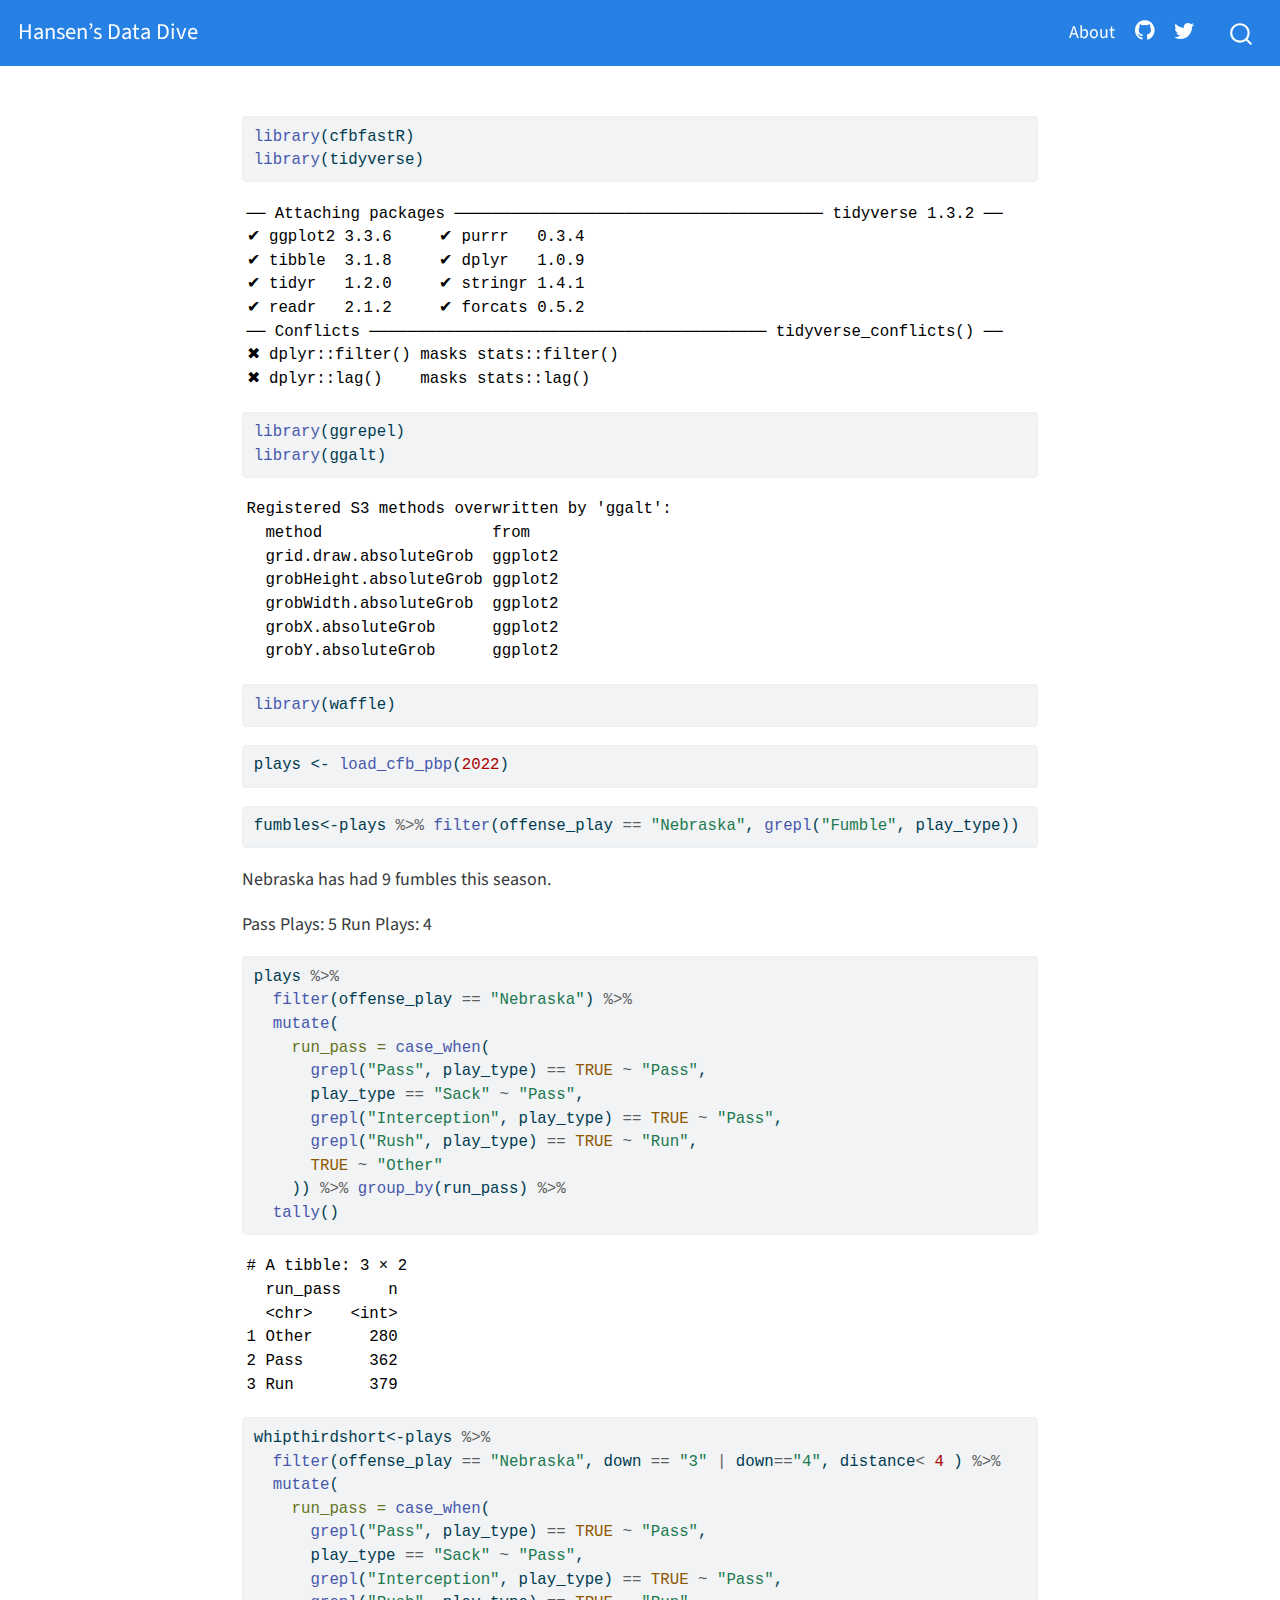
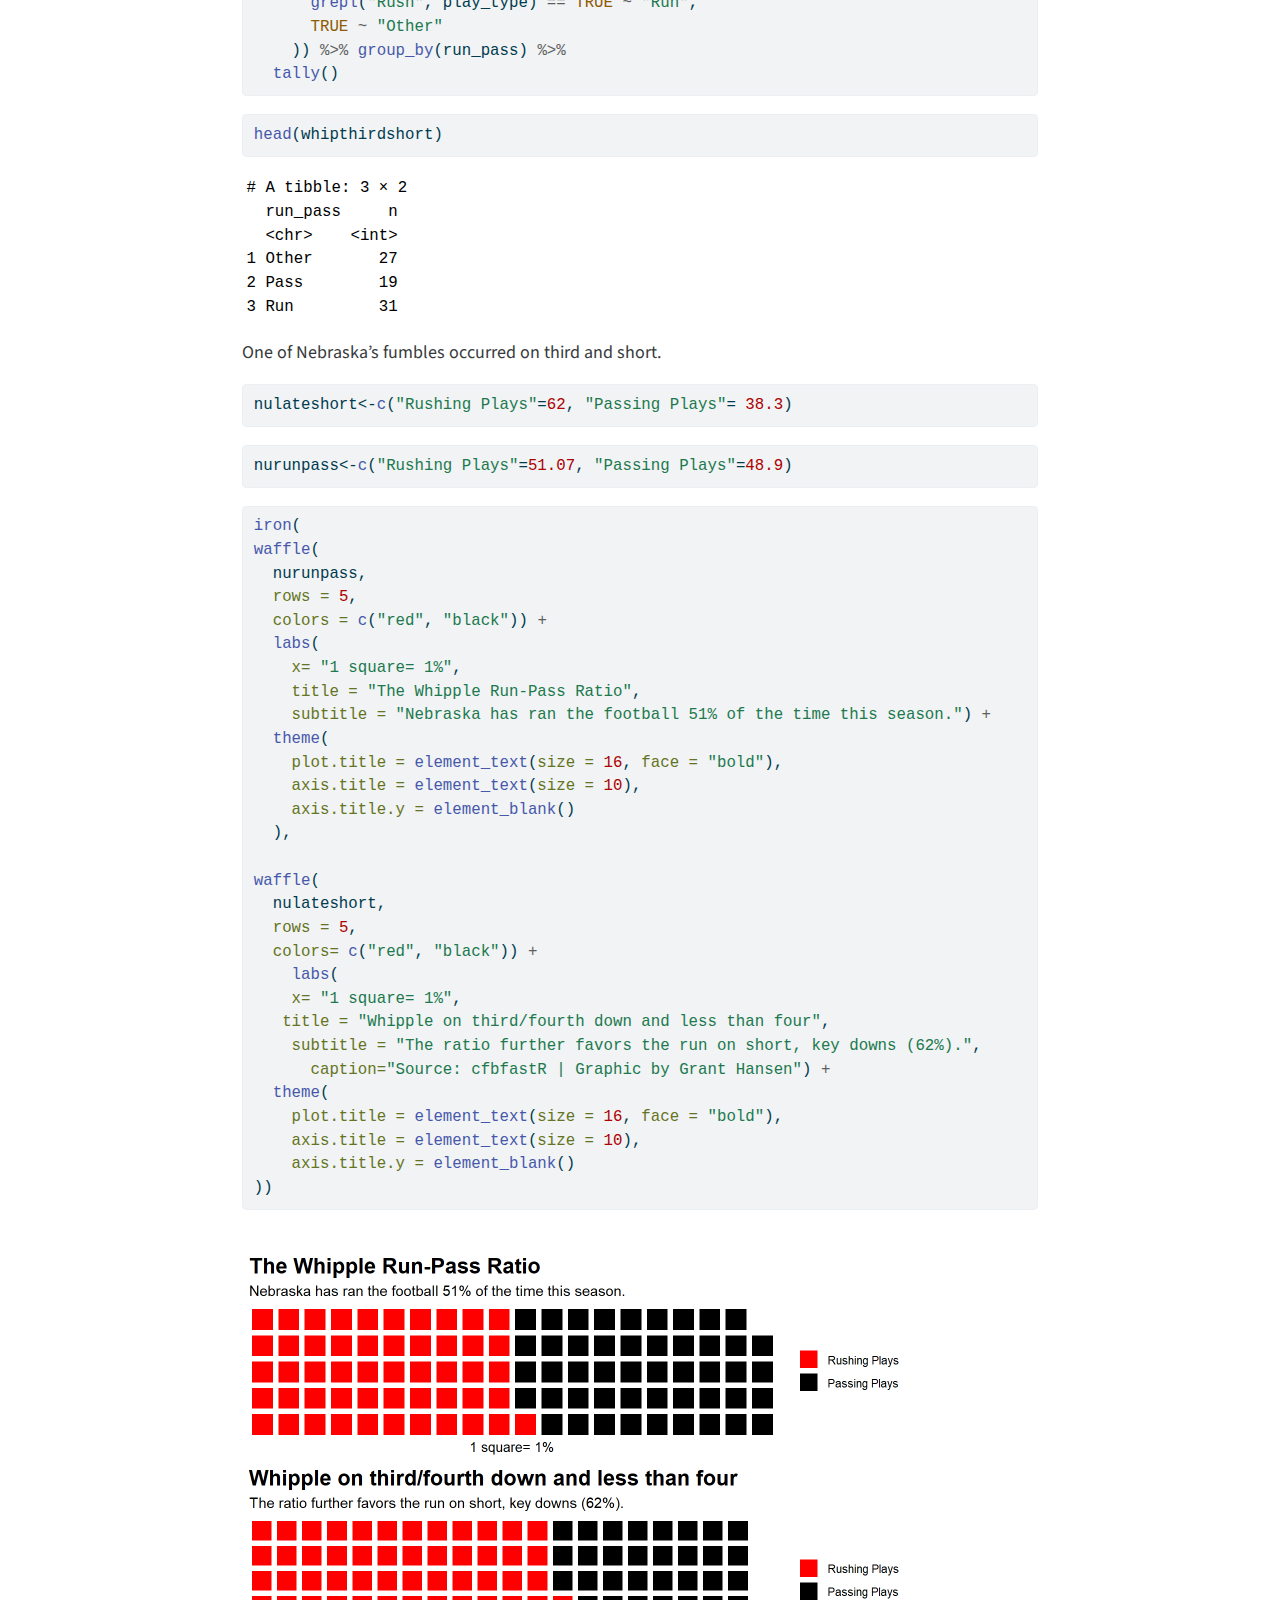
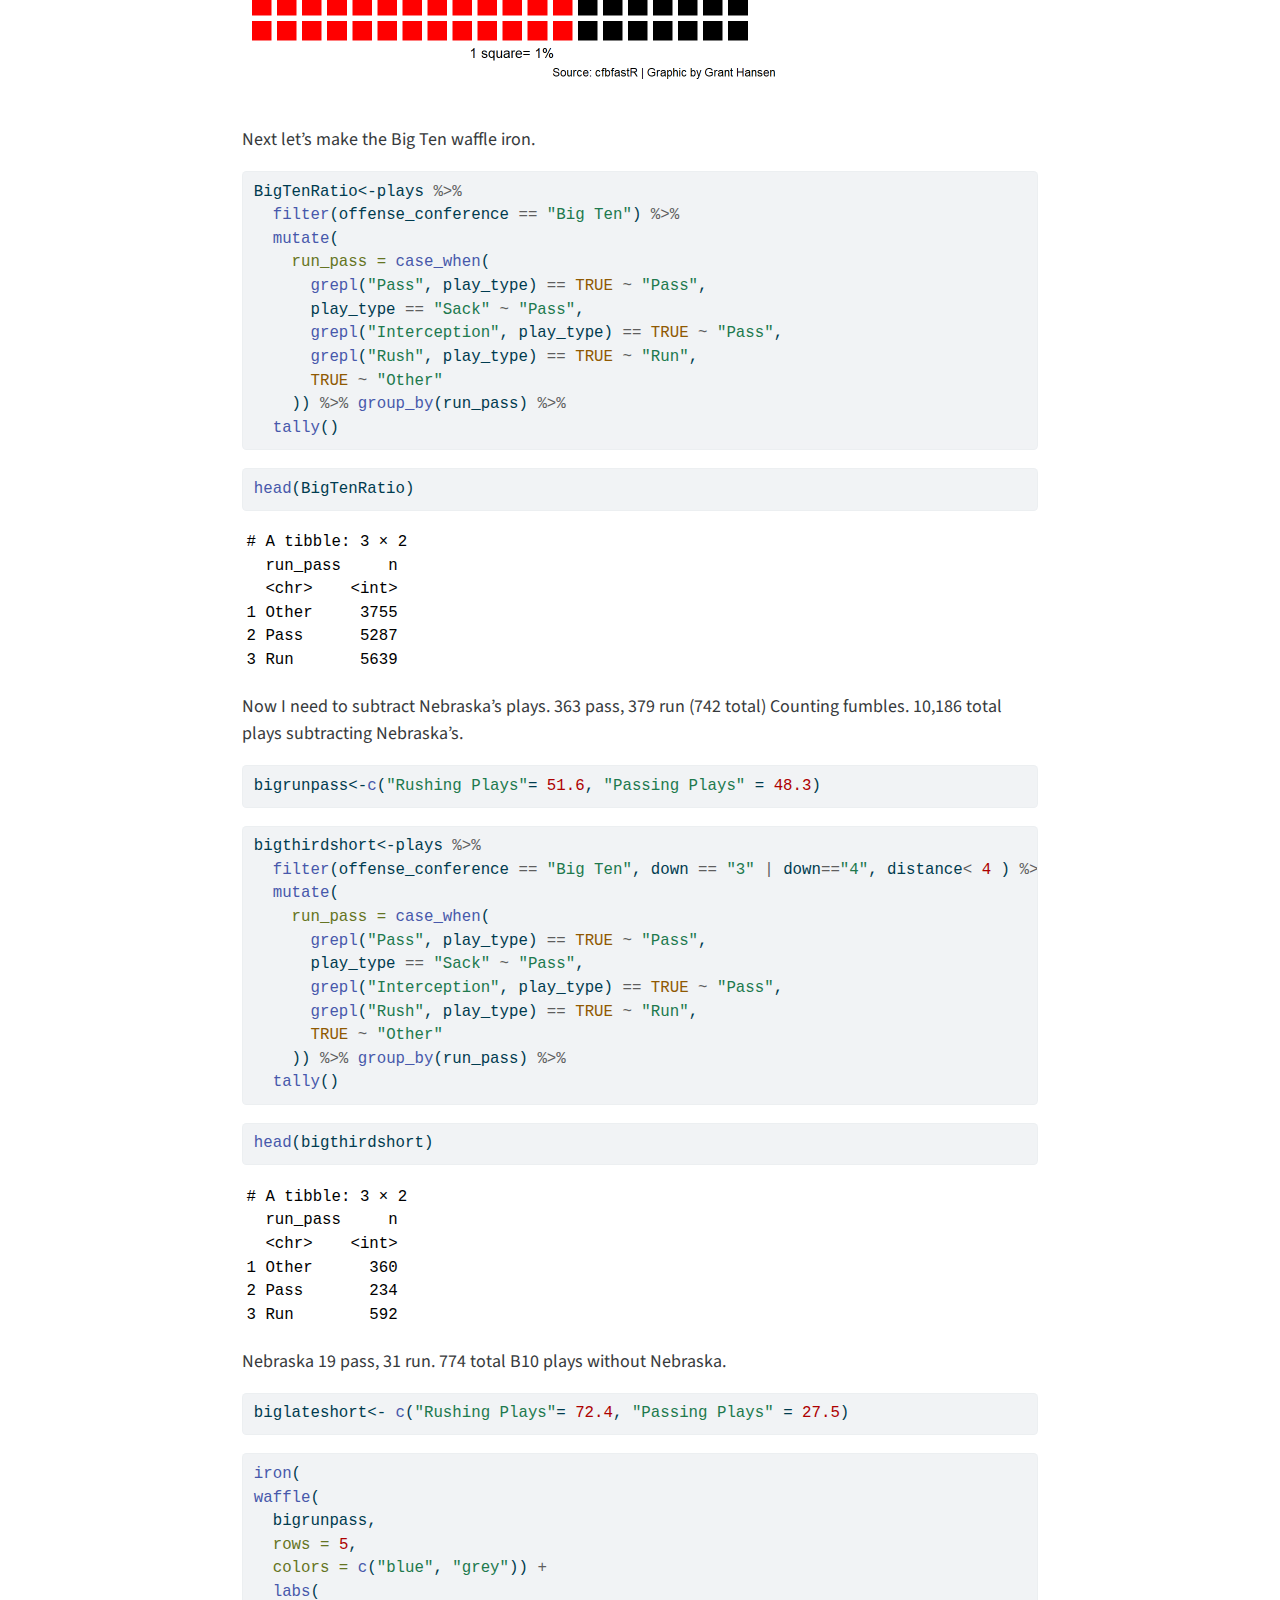
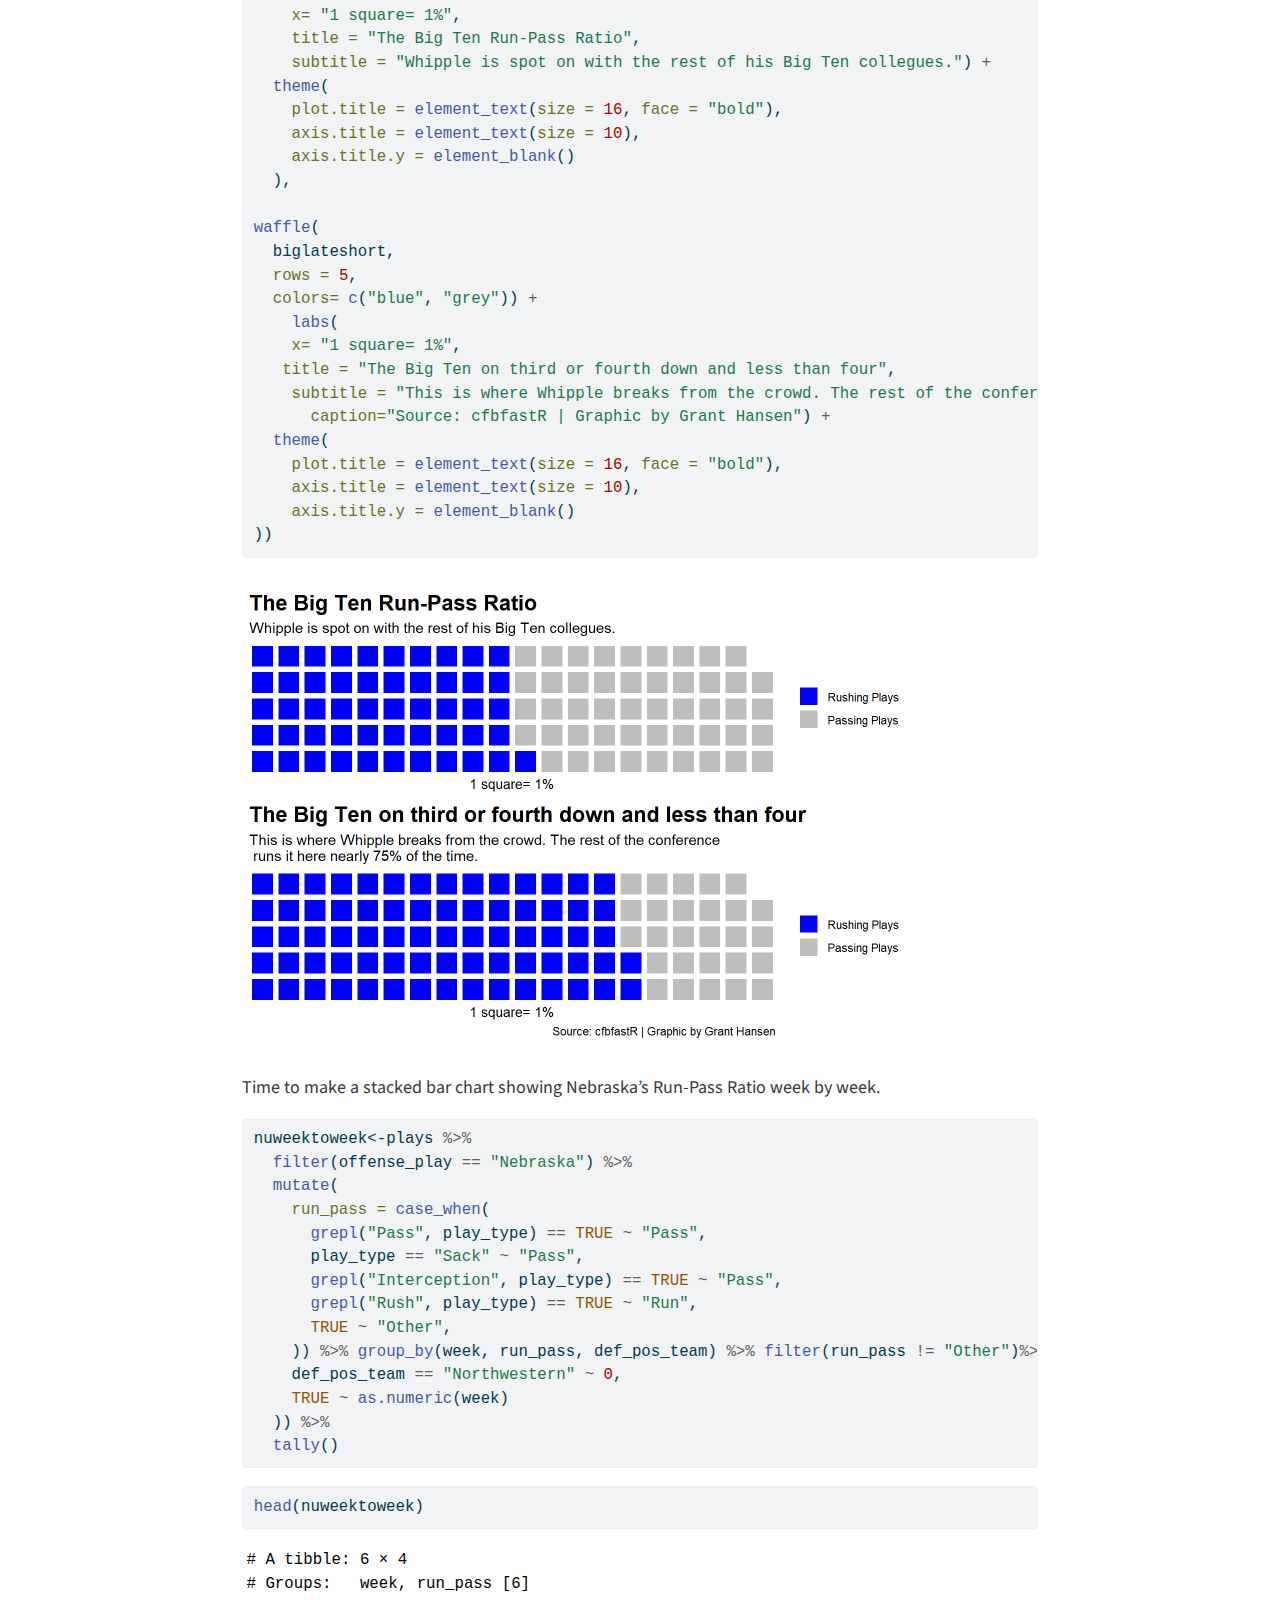
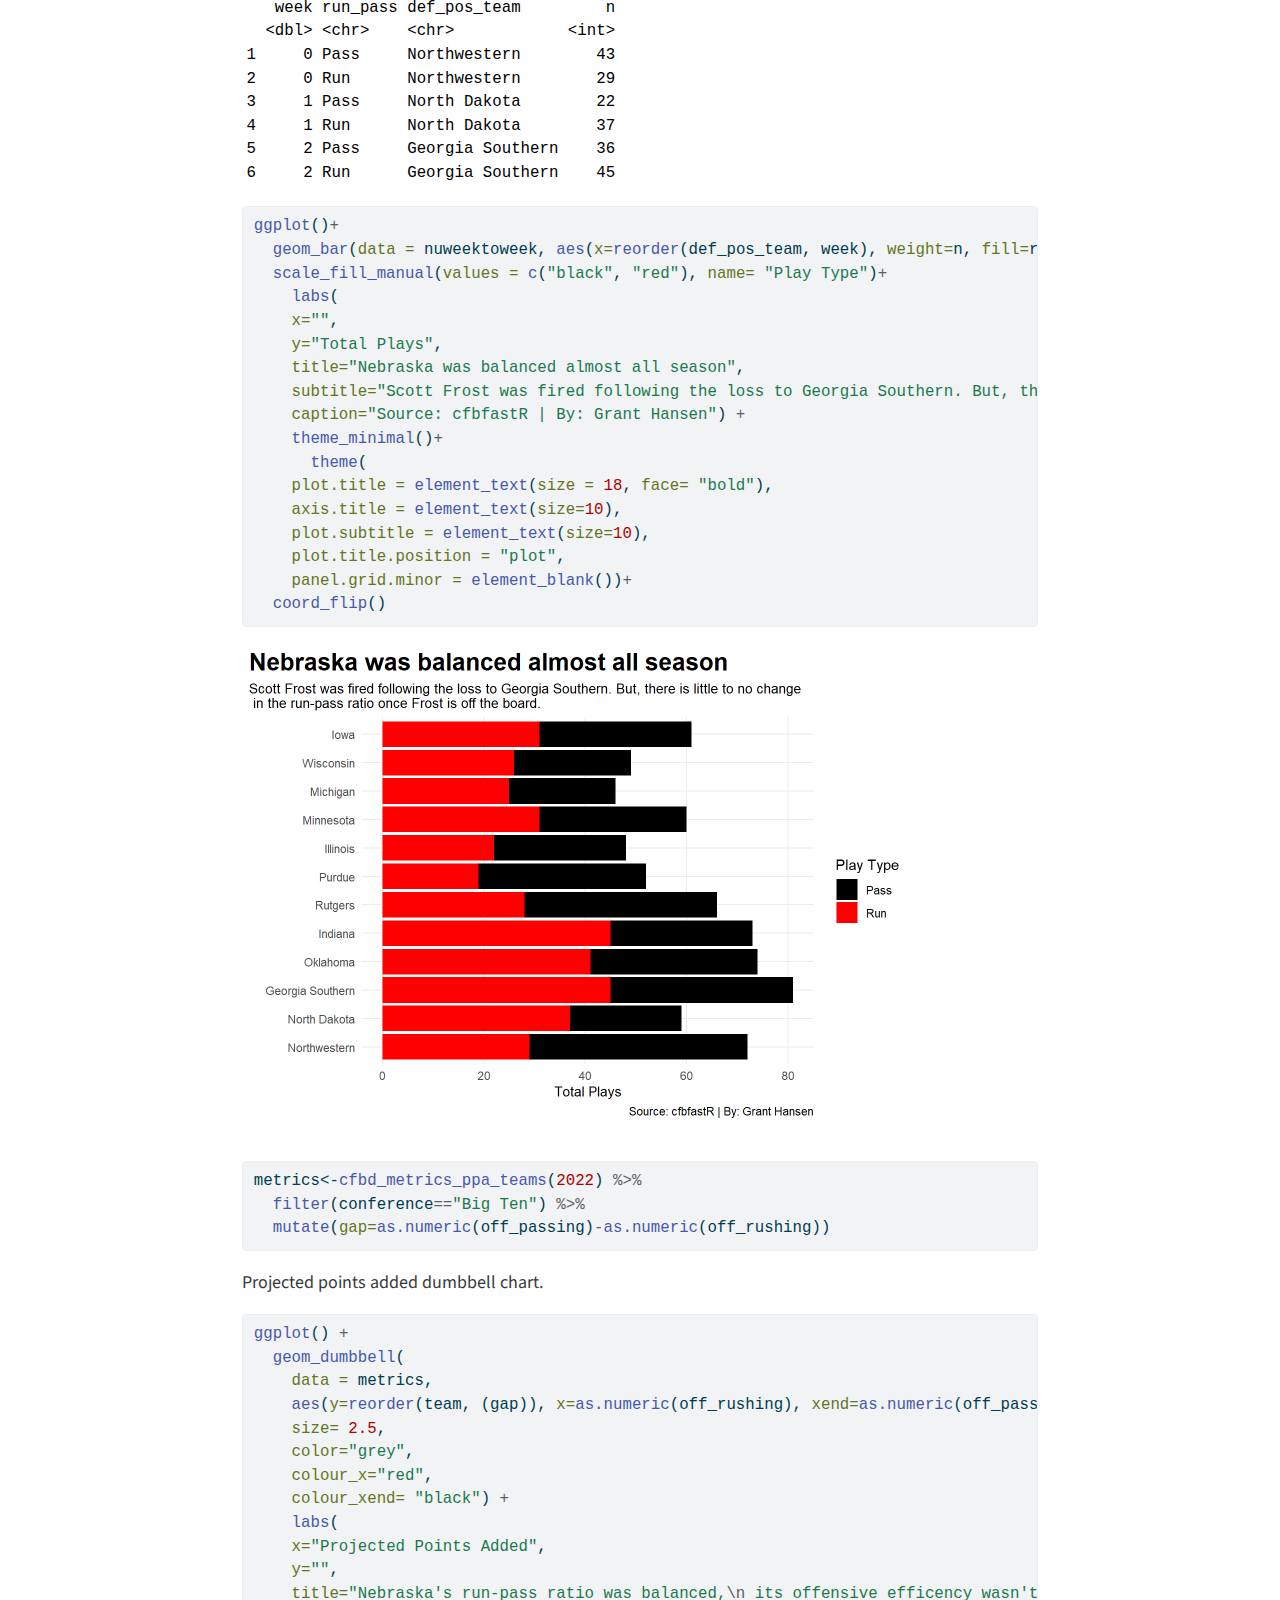
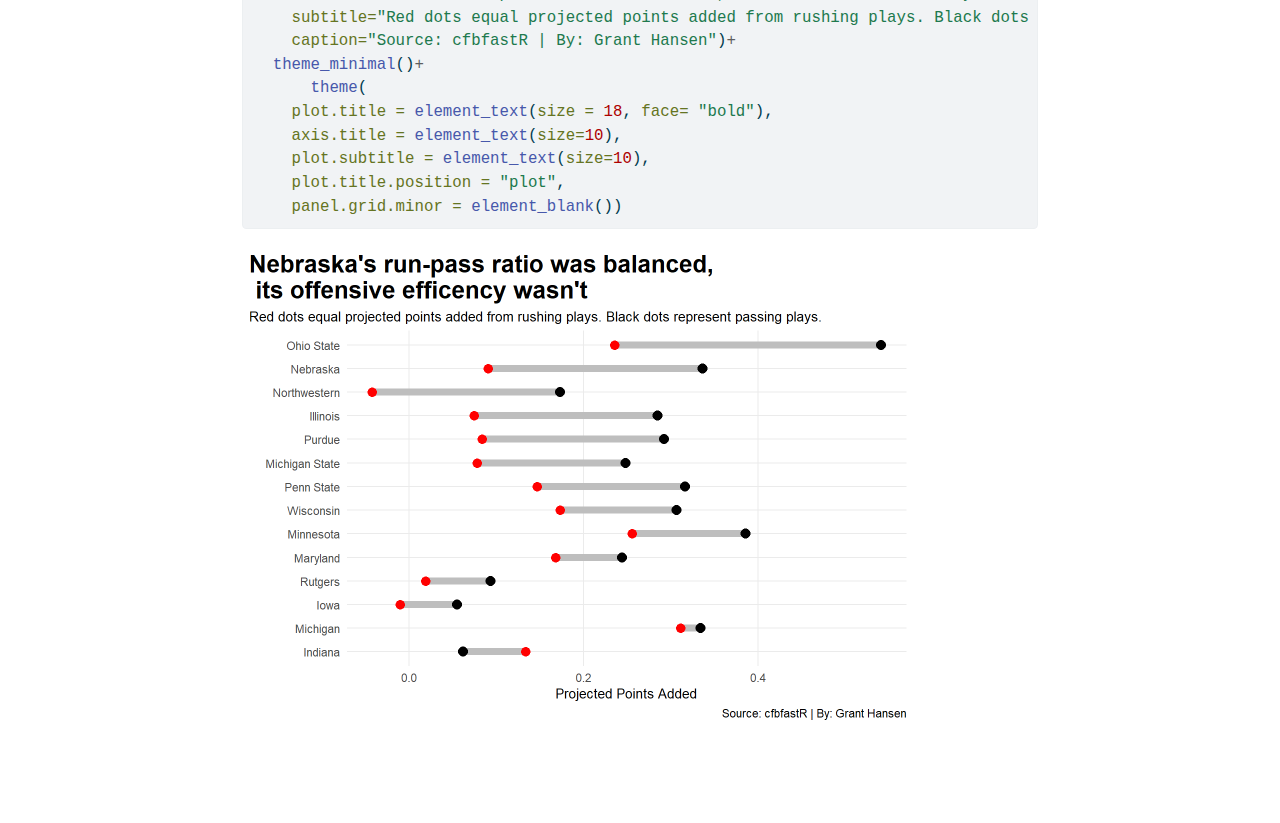
<file: Whipple Offense Project.html>
<!DOCTYPE html>
<html xmlns="http://www.w3.org/1999/xhtml" lang="en" xml:lang="en"><head>

<meta charset="utf-8">
<meta name="generator" content="quarto-1.1.251">

<meta name="viewport" content="width=device-width, initial-scale=1.0, user-scalable=yes">


<title>Hansen's Data Dive – whipple-offense-project</title>
<style>
code{white-space: pre-wrap;}
span.smallcaps{font-variant: small-caps;}
div.columns{display: flex; gap: min(4vw, 1.5em);}
div.column{flex: auto; overflow-x: auto;}
div.hanging-indent{margin-left: 1.5em; text-indent: -1.5em;}
ul.task-list{list-style: none;}
ul.task-list li input[type="checkbox"] {
  width: 0.8em;
  margin: 0 0.8em 0.2em -1.6em;
  vertical-align: middle;
}
pre > code.sourceCode { white-space: pre; position: relative; }
pre > code.sourceCode > span { display: inline-block; line-height: 1.25; }
pre > code.sourceCode > span:empty { height: 1.2em; }
.sourceCode { overflow: visible; }
code.sourceCode > span { color: inherit; text-decoration: inherit; }
div.sourceCode { margin: 1em 0; }
pre.sourceCode { margin: 0; }
@media screen {
div.sourceCode { overflow: auto; }
}
@media print {
pre > code.sourceCode { white-space: pre-wrap; }
pre > code.sourceCode > span { text-indent: -5em; padding-left: 5em; }
}
pre.numberSource code
  { counter-reset: source-line 0; }
pre.numberSource code > span
  { position: relative; left: -4em; counter-increment: source-line; }
pre.numberSource code > span > a:first-child::before
  { content: counter(source-line);
    position: relative; left: -1em; text-align: right; vertical-align: baseline;
    border: none; display: inline-block;
    -webkit-touch-callout: none; -webkit-user-select: none;
    -khtml-user-select: none; -moz-user-select: none;
    -ms-user-select: none; user-select: none;
    padding: 0 4px; width: 4em;
    color: #aaaaaa;
  }
pre.numberSource { margin-left: 3em; border-left: 1px solid #aaaaaa;  padding-left: 4px; }
div.sourceCode
  {   }
@media screen {
pre > code.sourceCode > span > a:first-child::before { text-decoration: underline; }
}
code span.al { color: #ff0000; font-weight: bold; } /* Alert */
code span.an { color: #60a0b0; font-weight: bold; font-style: italic; } /* Annotation */
code span.at { color: #7d9029; } /* Attribute */
code span.bn { color: #40a070; } /* BaseN */
code span.bu { color: #008000; } /* BuiltIn */
code span.cf { color: #007020; font-weight: bold; } /* ControlFlow */
code span.ch { color: #4070a0; } /* Char */
code span.cn { color: #880000; } /* Constant */
code span.co { color: #60a0b0; font-style: italic; } /* Comment */
code span.cv { color: #60a0b0; font-weight: bold; font-style: italic; } /* CommentVar */
code span.do { color: #ba2121; font-style: italic; } /* Documentation */
code span.dt { color: #902000; } /* DataType */
code span.dv { color: #40a070; } /* DecVal */
code span.er { color: #ff0000; font-weight: bold; } /* Error */
code span.ex { } /* Extension */
code span.fl { color: #40a070; } /* Float */
code span.fu { color: #06287e; } /* Function */
code span.im { color: #008000; font-weight: bold; } /* Import */
code span.in { color: #60a0b0; font-weight: bold; font-style: italic; } /* Information */
code span.kw { color: #007020; font-weight: bold; } /* Keyword */
code span.op { color: #666666; } /* Operator */
code span.ot { color: #007020; } /* Other */
code span.pp { color: #bc7a00; } /* Preprocessor */
code span.sc { color: #4070a0; } /* SpecialChar */
code span.ss { color: #bb6688; } /* SpecialString */
code span.st { color: #4070a0; } /* String */
code span.va { color: #19177c; } /* Variable */
code span.vs { color: #4070a0; } /* VerbatimString */
code span.wa { color: #60a0b0; font-weight: bold; font-style: italic; } /* Warning */
</style>


<script src="site_libs/quarto-nav/quarto-nav.js"></script>
<script src="site_libs/quarto-nav/headroom.min.js"></script>
<script src="site_libs/clipboard/clipboard.min.js"></script>
<script src="site_libs/quarto-search/autocomplete.umd.js"></script>
<script src="site_libs/quarto-search/fuse.min.js"></script>
<script src="site_libs/quarto-search/quarto-search.js"></script>
<meta name="quarto:offset" content="./">
<script src="site_libs/quarto-html/quarto.js"></script>
<script src="site_libs/quarto-html/popper.min.js"></script>
<script src="site_libs/quarto-html/tippy.umd.min.js"></script>
<script src="site_libs/quarto-html/anchor.min.js"></script>
<link href="site_libs/quarto-html/tippy.css" rel="stylesheet">
<link href="site_libs/quarto-html/quarto-syntax-highlighting.css" rel="stylesheet" id="quarto-text-highlighting-styles">
<script src="site_libs/bootstrap/bootstrap.min.js"></script>
<link href="site_libs/bootstrap/bootstrap-icons.css" rel="stylesheet">
<link href="site_libs/bootstrap/bootstrap.min.css" rel="stylesheet" id="quarto-bootstrap" data-mode="light">
<script id="quarto-search-options" type="application/json">{
  "location": "navbar",
  "copy-button": false,
  "collapse-after": 3,
  "panel-placement": "end",
  "type": "overlay",
  "limit": 20,
  "language": {
    "search-no-results-text": "No results",
    "search-matching-documents-text": "matching documents",
    "search-copy-link-title": "Copy link to search",
    "search-hide-matches-text": "Hide additional matches",
    "search-more-match-text": "more match in this document",
    "search-more-matches-text": "more matches in this document",
    "search-clear-button-title": "Clear",
    "search-detached-cancel-button-title": "Cancel",
    "search-submit-button-title": "Submit"
  }
}</script>


<link rel="stylesheet" href="styles.css">
</head>

<body class="nav-fixed fullcontent">

<div id="quarto-search-results"></div>
  <header id="quarto-header" class="headroom fixed-top">
    <nav class="navbar navbar-expand-lg navbar-dark ">
      <div class="navbar-container container-fluid">
      <div class="navbar-brand-container">
    <a class="navbar-brand" href="./index.html">
    <span class="navbar-title">Hansen’s Data Dive</span>
    </a>
  </div>
          <button class="navbar-toggler" type="button" data-bs-toggle="collapse" data-bs-target="#navbarCollapse" aria-controls="navbarCollapse" aria-expanded="false" aria-label="Toggle navigation" onclick="if (window.quartoToggleHeadroom) { window.quartoToggleHeadroom(); }">
  <span class="navbar-toggler-icon"></span>
</button>
          <div class="collapse navbar-collapse" id="navbarCollapse">
            <ul class="navbar-nav navbar-nav-scroll ms-auto">
  <li class="nav-item">
    <a class="nav-link" href="./about.html">About</a>
  </li>  
  <li class="nav-item compact">
    <a class="nav-link" href="https://github.com/"><i class="bi bi-github" role="img">
</i> 
 </a>
  </li>  
  <li class="nav-item compact">
    <a class="nav-link" href="https://twitter.com/hansennothanson"><i class="bi bi-twitter" role="img">
</i> 
 </a>
  </li>  
</ul>
              <div id="quarto-search" class="" title="Search"></div>
          </div> <!-- /navcollapse -->
      </div> <!-- /container-fluid -->
    </nav>
</header>
<!-- content -->
<div id="quarto-content" class="quarto-container page-columns page-rows-contents page-layout-article page-navbar">
<!-- sidebar -->
<!-- margin-sidebar -->
    
<!-- main -->
<main class="content" id="quarto-document-content">



<div class="cell">
<div class="sourceCode cell-code" id="cb1"><pre class="sourceCode r code-with-copy"><code class="sourceCode r"><span id="cb1-1"><a href="#cb1-1" aria-hidden="true" tabindex="-1"></a><span class="fu">library</span>(cfbfastR)</span>
<span id="cb1-2"><a href="#cb1-2" aria-hidden="true" tabindex="-1"></a><span class="fu">library</span>(tidyverse)</span></code><button title="Copy to Clipboard" class="code-copy-button"><i class="bi"></i></button></pre></div>
<div class="cell-output cell-output-stderr">
<pre><code>── Attaching packages ─────────────────────────────────────── tidyverse 1.3.2 ──
✔ ggplot2 3.3.6     ✔ purrr   0.3.4
✔ tibble  3.1.8     ✔ dplyr   1.0.9
✔ tidyr   1.2.0     ✔ stringr 1.4.1
✔ readr   2.1.2     ✔ forcats 0.5.2
── Conflicts ────────────────────────────────────────── tidyverse_conflicts() ──
✖ dplyr::filter() masks stats::filter()
✖ dplyr::lag()    masks stats::lag()</code></pre>
</div>
<div class="sourceCode cell-code" id="cb3"><pre class="sourceCode r code-with-copy"><code class="sourceCode r"><span id="cb3-1"><a href="#cb3-1" aria-hidden="true" tabindex="-1"></a><span class="fu">library</span>(ggrepel)</span>
<span id="cb3-2"><a href="#cb3-2" aria-hidden="true" tabindex="-1"></a><span class="fu">library</span>(ggalt)</span></code><button title="Copy to Clipboard" class="code-copy-button"><i class="bi"></i></button></pre></div>
<div class="cell-output cell-output-stderr">
<pre><code>Registered S3 methods overwritten by 'ggalt':
  method                  from   
  grid.draw.absoluteGrob  ggplot2
  grobHeight.absoluteGrob ggplot2
  grobWidth.absoluteGrob  ggplot2
  grobX.absoluteGrob      ggplot2
  grobY.absoluteGrob      ggplot2</code></pre>
</div>
<div class="sourceCode cell-code" id="cb5"><pre class="sourceCode r code-with-copy"><code class="sourceCode r"><span id="cb5-1"><a href="#cb5-1" aria-hidden="true" tabindex="-1"></a><span class="fu">library</span>(waffle)</span></code><button title="Copy to Clipboard" class="code-copy-button"><i class="bi"></i></button></pre></div>
</div>
<div class="cell">
<div class="sourceCode cell-code" id="cb6"><pre class="sourceCode r code-with-copy"><code class="sourceCode r"><span id="cb6-1"><a href="#cb6-1" aria-hidden="true" tabindex="-1"></a>plays <span class="ot">&lt;-</span> <span class="fu">load_cfb_pbp</span>(<span class="dv">2022</span>)</span></code><button title="Copy to Clipboard" class="code-copy-button"><i class="bi"></i></button></pre></div>
</div>
<div class="cell">
<div class="sourceCode cell-code" id="cb7"><pre class="sourceCode r code-with-copy"><code class="sourceCode r"><span id="cb7-1"><a href="#cb7-1" aria-hidden="true" tabindex="-1"></a>fumbles<span class="ot">&lt;-</span>plays <span class="sc">%&gt;%</span> <span class="fu">filter</span>(offense_play <span class="sc">==</span> <span class="st">"Nebraska"</span>, <span class="fu">grepl</span>(<span class="st">"Fumble"</span>, play_type)) </span></code><button title="Copy to Clipboard" class="code-copy-button"><i class="bi"></i></button></pre></div>
</div>
<p>Nebraska has had 9 fumbles this season.</p>
<p>Pass Plays: 5 Run Plays: 4</p>
<div class="cell">
<div class="sourceCode cell-code" id="cb8"><pre class="sourceCode r code-with-copy"><code class="sourceCode r"><span id="cb8-1"><a href="#cb8-1" aria-hidden="true" tabindex="-1"></a>plays <span class="sc">%&gt;%</span> </span>
<span id="cb8-2"><a href="#cb8-2" aria-hidden="true" tabindex="-1"></a>  <span class="fu">filter</span>(offense_play <span class="sc">==</span> <span class="st">"Nebraska"</span>) <span class="sc">%&gt;%</span></span>
<span id="cb8-3"><a href="#cb8-3" aria-hidden="true" tabindex="-1"></a>  <span class="fu">mutate</span>(</span>
<span id="cb8-4"><a href="#cb8-4" aria-hidden="true" tabindex="-1"></a>    <span class="at">run_pass =</span> <span class="fu">case_when</span>(</span>
<span id="cb8-5"><a href="#cb8-5" aria-hidden="true" tabindex="-1"></a>      <span class="fu">grepl</span>(<span class="st">"Pass"</span>, play_type) <span class="sc">==</span> <span class="cn">TRUE</span> <span class="sc">~</span> <span class="st">"Pass"</span>,</span>
<span id="cb8-6"><a href="#cb8-6" aria-hidden="true" tabindex="-1"></a>      play_type <span class="sc">==</span> <span class="st">"Sack"</span> <span class="sc">~</span> <span class="st">"Pass"</span>,</span>
<span id="cb8-7"><a href="#cb8-7" aria-hidden="true" tabindex="-1"></a>      <span class="fu">grepl</span>(<span class="st">"Interception"</span>, play_type) <span class="sc">==</span> <span class="cn">TRUE</span> <span class="sc">~</span> <span class="st">"Pass"</span>,</span>
<span id="cb8-8"><a href="#cb8-8" aria-hidden="true" tabindex="-1"></a>      <span class="fu">grepl</span>(<span class="st">"Rush"</span>, play_type) <span class="sc">==</span> <span class="cn">TRUE</span> <span class="sc">~</span> <span class="st">"Run"</span>,</span>
<span id="cb8-9"><a href="#cb8-9" aria-hidden="true" tabindex="-1"></a>      <span class="cn">TRUE</span> <span class="sc">~</span> <span class="st">"Other"</span></span>
<span id="cb8-10"><a href="#cb8-10" aria-hidden="true" tabindex="-1"></a>    )) <span class="sc">%&gt;%</span> <span class="fu">group_by</span>(run_pass) <span class="sc">%&gt;%</span></span>
<span id="cb8-11"><a href="#cb8-11" aria-hidden="true" tabindex="-1"></a>  <span class="fu">tally</span>()</span></code><button title="Copy to Clipboard" class="code-copy-button"><i class="bi"></i></button></pre></div>
<div class="cell-output cell-output-stdout">
<pre><code># A tibble: 3 × 2
  run_pass     n
  &lt;chr&gt;    &lt;int&gt;
1 Other      280
2 Pass       362
3 Run        379</code></pre>
</div>
</div>
<div class="cell">
<div class="sourceCode cell-code" id="cb10"><pre class="sourceCode r code-with-copy"><code class="sourceCode r"><span id="cb10-1"><a href="#cb10-1" aria-hidden="true" tabindex="-1"></a>whipthirdshort<span class="ot">&lt;-</span>plays <span class="sc">%&gt;%</span> </span>
<span id="cb10-2"><a href="#cb10-2" aria-hidden="true" tabindex="-1"></a>  <span class="fu">filter</span>(offense_play <span class="sc">==</span> <span class="st">"Nebraska"</span>, down <span class="sc">==</span> <span class="st">"3"</span> <span class="sc">|</span> down<span class="sc">==</span><span class="st">"4"</span>, distance<span class="sc">&lt;</span> <span class="dv">4</span> ) <span class="sc">%&gt;%</span></span>
<span id="cb10-3"><a href="#cb10-3" aria-hidden="true" tabindex="-1"></a>  <span class="fu">mutate</span>(</span>
<span id="cb10-4"><a href="#cb10-4" aria-hidden="true" tabindex="-1"></a>    <span class="at">run_pass =</span> <span class="fu">case_when</span>(</span>
<span id="cb10-5"><a href="#cb10-5" aria-hidden="true" tabindex="-1"></a>      <span class="fu">grepl</span>(<span class="st">"Pass"</span>, play_type) <span class="sc">==</span> <span class="cn">TRUE</span> <span class="sc">~</span> <span class="st">"Pass"</span>,</span>
<span id="cb10-6"><a href="#cb10-6" aria-hidden="true" tabindex="-1"></a>      play_type <span class="sc">==</span> <span class="st">"Sack"</span> <span class="sc">~</span> <span class="st">"Pass"</span>,</span>
<span id="cb10-7"><a href="#cb10-7" aria-hidden="true" tabindex="-1"></a>      <span class="fu">grepl</span>(<span class="st">"Interception"</span>, play_type) <span class="sc">==</span> <span class="cn">TRUE</span> <span class="sc">~</span> <span class="st">"Pass"</span>,</span>
<span id="cb10-8"><a href="#cb10-8" aria-hidden="true" tabindex="-1"></a>      <span class="fu">grepl</span>(<span class="st">"Rush"</span>, play_type) <span class="sc">==</span> <span class="cn">TRUE</span> <span class="sc">~</span> <span class="st">"Run"</span>,</span>
<span id="cb10-9"><a href="#cb10-9" aria-hidden="true" tabindex="-1"></a>      <span class="cn">TRUE</span> <span class="sc">~</span> <span class="st">"Other"</span></span>
<span id="cb10-10"><a href="#cb10-10" aria-hidden="true" tabindex="-1"></a>    )) <span class="sc">%&gt;%</span> <span class="fu">group_by</span>(run_pass) <span class="sc">%&gt;%</span></span>
<span id="cb10-11"><a href="#cb10-11" aria-hidden="true" tabindex="-1"></a>  <span class="fu">tally</span>()</span></code><button title="Copy to Clipboard" class="code-copy-button"><i class="bi"></i></button></pre></div>
</div>
<div class="cell">
<div class="sourceCode cell-code" id="cb11"><pre class="sourceCode r code-with-copy"><code class="sourceCode r"><span id="cb11-1"><a href="#cb11-1" aria-hidden="true" tabindex="-1"></a><span class="fu">head</span>(whipthirdshort)</span></code><button title="Copy to Clipboard" class="code-copy-button"><i class="bi"></i></button></pre></div>
<div class="cell-output cell-output-stdout">
<pre><code># A tibble: 3 × 2
  run_pass     n
  &lt;chr&gt;    &lt;int&gt;
1 Other       27
2 Pass        19
3 Run         31</code></pre>
</div>
</div>
<p>One of Nebraska’s fumbles occurred on third and short.</p>
<div class="cell">
<div class="sourceCode cell-code" id="cb13"><pre class="sourceCode r code-with-copy"><code class="sourceCode r"><span id="cb13-1"><a href="#cb13-1" aria-hidden="true" tabindex="-1"></a>nulateshort<span class="ot">&lt;-</span><span class="fu">c</span>(<span class="st">"Rushing Plays"</span><span class="ot">=</span><span class="dv">62</span>, <span class="st">"Passing Plays"</span><span class="ot">=</span> <span class="fl">38.3</span>)</span></code><button title="Copy to Clipboard" class="code-copy-button"><i class="bi"></i></button></pre></div>
</div>
<div class="cell">
<div class="sourceCode cell-code" id="cb14"><pre class="sourceCode r code-with-copy"><code class="sourceCode r"><span id="cb14-1"><a href="#cb14-1" aria-hidden="true" tabindex="-1"></a>nurunpass<span class="ot">&lt;-</span><span class="fu">c</span>(<span class="st">"Rushing Plays"</span><span class="ot">=</span><span class="fl">51.07</span>, <span class="st">"Passing Plays"</span><span class="ot">=</span><span class="fl">48.9</span>)</span></code><button title="Copy to Clipboard" class="code-copy-button"><i class="bi"></i></button></pre></div>
</div>
<div class="cell">
<div class="sourceCode cell-code" id="cb15"><pre class="sourceCode r code-with-copy"><code class="sourceCode r"><span id="cb15-1"><a href="#cb15-1" aria-hidden="true" tabindex="-1"></a><span class="fu">iron</span>(</span>
<span id="cb15-2"><a href="#cb15-2" aria-hidden="true" tabindex="-1"></a><span class="fu">waffle</span>(</span>
<span id="cb15-3"><a href="#cb15-3" aria-hidden="true" tabindex="-1"></a>  nurunpass,</span>
<span id="cb15-4"><a href="#cb15-4" aria-hidden="true" tabindex="-1"></a>  <span class="at">rows =</span> <span class="dv">5</span>,</span>
<span id="cb15-5"><a href="#cb15-5" aria-hidden="true" tabindex="-1"></a>  <span class="at">colors =</span> <span class="fu">c</span>(<span class="st">"red"</span>, <span class="st">"black"</span>)) <span class="sc">+</span></span>
<span id="cb15-6"><a href="#cb15-6" aria-hidden="true" tabindex="-1"></a>  <span class="fu">labs</span>(</span>
<span id="cb15-7"><a href="#cb15-7" aria-hidden="true" tabindex="-1"></a>    <span class="at">x=</span> <span class="st">"1 square= 1%"</span>,</span>
<span id="cb15-8"><a href="#cb15-8" aria-hidden="true" tabindex="-1"></a>    <span class="at">title =</span> <span class="st">"The Whipple Run-Pass Ratio"</span>,</span>
<span id="cb15-9"><a href="#cb15-9" aria-hidden="true" tabindex="-1"></a>    <span class="at">subtitle =</span> <span class="st">"Nebraska has ran the football 51% of the time this season."</span>) <span class="sc">+</span></span>
<span id="cb15-10"><a href="#cb15-10" aria-hidden="true" tabindex="-1"></a>  <span class="fu">theme</span>(</span>
<span id="cb15-11"><a href="#cb15-11" aria-hidden="true" tabindex="-1"></a>    <span class="at">plot.title =</span> <span class="fu">element_text</span>(<span class="at">size =</span> <span class="dv">16</span>, <span class="at">face =</span> <span class="st">"bold"</span>),</span>
<span id="cb15-12"><a href="#cb15-12" aria-hidden="true" tabindex="-1"></a>    <span class="at">axis.title =</span> <span class="fu">element_text</span>(<span class="at">size =</span> <span class="dv">10</span>),</span>
<span id="cb15-13"><a href="#cb15-13" aria-hidden="true" tabindex="-1"></a>    <span class="at">axis.title.y =</span> <span class="fu">element_blank</span>()</span>
<span id="cb15-14"><a href="#cb15-14" aria-hidden="true" tabindex="-1"></a>  ),</span>
<span id="cb15-15"><a href="#cb15-15" aria-hidden="true" tabindex="-1"></a></span>
<span id="cb15-16"><a href="#cb15-16" aria-hidden="true" tabindex="-1"></a><span class="fu">waffle</span>(</span>
<span id="cb15-17"><a href="#cb15-17" aria-hidden="true" tabindex="-1"></a>  nulateshort,</span>
<span id="cb15-18"><a href="#cb15-18" aria-hidden="true" tabindex="-1"></a>  <span class="at">rows =</span> <span class="dv">5</span>,</span>
<span id="cb15-19"><a href="#cb15-19" aria-hidden="true" tabindex="-1"></a>  <span class="at">colors=</span> <span class="fu">c</span>(<span class="st">"red"</span>, <span class="st">"black"</span>)) <span class="sc">+</span></span>
<span id="cb15-20"><a href="#cb15-20" aria-hidden="true" tabindex="-1"></a>    <span class="fu">labs</span>(</span>
<span id="cb15-21"><a href="#cb15-21" aria-hidden="true" tabindex="-1"></a>    <span class="at">x=</span> <span class="st">"1 square= 1%"</span>,</span>
<span id="cb15-22"><a href="#cb15-22" aria-hidden="true" tabindex="-1"></a>   <span class="at">title =</span> <span class="st">"Whipple on third/fourth down and less than four"</span>,</span>
<span id="cb15-23"><a href="#cb15-23" aria-hidden="true" tabindex="-1"></a>    <span class="at">subtitle =</span> <span class="st">"The ratio further favors the run on short, key downs (62%)."</span>,</span>
<span id="cb15-24"><a href="#cb15-24" aria-hidden="true" tabindex="-1"></a>      <span class="at">caption=</span><span class="st">"Source: cfbfastR | Graphic by Grant Hansen"</span>) <span class="sc">+</span></span>
<span id="cb15-25"><a href="#cb15-25" aria-hidden="true" tabindex="-1"></a>  <span class="fu">theme</span>(</span>
<span id="cb15-26"><a href="#cb15-26" aria-hidden="true" tabindex="-1"></a>    <span class="at">plot.title =</span> <span class="fu">element_text</span>(<span class="at">size =</span> <span class="dv">16</span>, <span class="at">face =</span> <span class="st">"bold"</span>),</span>
<span id="cb15-27"><a href="#cb15-27" aria-hidden="true" tabindex="-1"></a>    <span class="at">axis.title =</span> <span class="fu">element_text</span>(<span class="at">size =</span> <span class="dv">10</span>),</span>
<span id="cb15-28"><a href="#cb15-28" aria-hidden="true" tabindex="-1"></a>    <span class="at">axis.title.y =</span> <span class="fu">element_blank</span>()</span>
<span id="cb15-29"><a href="#cb15-29" aria-hidden="true" tabindex="-1"></a>))</span></code><button title="Copy to Clipboard" class="code-copy-button"><i class="bi"></i></button></pre></div>
<div class="cell-output-display">
<p><img src="Whipple-Offense-Project_files/figure-html/unnamed-chunk-9-1.png" class="img-fluid" width="672"></p>
</div>
</div>
<p>Next let’s make the Big Ten waffle iron.</p>
<div class="cell">
<div class="sourceCode cell-code" id="cb16"><pre class="sourceCode r code-with-copy"><code class="sourceCode r"><span id="cb16-1"><a href="#cb16-1" aria-hidden="true" tabindex="-1"></a>BigTenRatio<span class="ot">&lt;-</span>plays <span class="sc">%&gt;%</span> </span>
<span id="cb16-2"><a href="#cb16-2" aria-hidden="true" tabindex="-1"></a>  <span class="fu">filter</span>(offense_conference <span class="sc">==</span> <span class="st">"Big Ten"</span>) <span class="sc">%&gt;%</span></span>
<span id="cb16-3"><a href="#cb16-3" aria-hidden="true" tabindex="-1"></a>  <span class="fu">mutate</span>(</span>
<span id="cb16-4"><a href="#cb16-4" aria-hidden="true" tabindex="-1"></a>    <span class="at">run_pass =</span> <span class="fu">case_when</span>(</span>
<span id="cb16-5"><a href="#cb16-5" aria-hidden="true" tabindex="-1"></a>      <span class="fu">grepl</span>(<span class="st">"Pass"</span>, play_type) <span class="sc">==</span> <span class="cn">TRUE</span> <span class="sc">~</span> <span class="st">"Pass"</span>,</span>
<span id="cb16-6"><a href="#cb16-6" aria-hidden="true" tabindex="-1"></a>      play_type <span class="sc">==</span> <span class="st">"Sack"</span> <span class="sc">~</span> <span class="st">"Pass"</span>,</span>
<span id="cb16-7"><a href="#cb16-7" aria-hidden="true" tabindex="-1"></a>      <span class="fu">grepl</span>(<span class="st">"Interception"</span>, play_type) <span class="sc">==</span> <span class="cn">TRUE</span> <span class="sc">~</span> <span class="st">"Pass"</span>,</span>
<span id="cb16-8"><a href="#cb16-8" aria-hidden="true" tabindex="-1"></a>      <span class="fu">grepl</span>(<span class="st">"Rush"</span>, play_type) <span class="sc">==</span> <span class="cn">TRUE</span> <span class="sc">~</span> <span class="st">"Run"</span>,</span>
<span id="cb16-9"><a href="#cb16-9" aria-hidden="true" tabindex="-1"></a>      <span class="cn">TRUE</span> <span class="sc">~</span> <span class="st">"Other"</span></span>
<span id="cb16-10"><a href="#cb16-10" aria-hidden="true" tabindex="-1"></a>    )) <span class="sc">%&gt;%</span> <span class="fu">group_by</span>(run_pass) <span class="sc">%&gt;%</span></span>
<span id="cb16-11"><a href="#cb16-11" aria-hidden="true" tabindex="-1"></a>  <span class="fu">tally</span>()</span></code><button title="Copy to Clipboard" class="code-copy-button"><i class="bi"></i></button></pre></div>
</div>
<div class="cell">
<div class="sourceCode cell-code" id="cb17"><pre class="sourceCode r code-with-copy"><code class="sourceCode r"><span id="cb17-1"><a href="#cb17-1" aria-hidden="true" tabindex="-1"></a><span class="fu">head</span>(BigTenRatio)</span></code><button title="Copy to Clipboard" class="code-copy-button"><i class="bi"></i></button></pre></div>
<div class="cell-output cell-output-stdout">
<pre><code># A tibble: 3 × 2
  run_pass     n
  &lt;chr&gt;    &lt;int&gt;
1 Other     3755
2 Pass      5287
3 Run       5639</code></pre>
</div>
</div>
<p>Now I need to subtract Nebraska’s plays. 363 pass, 379 run (742 total) Counting fumbles. 10,186 total plays subtracting Nebraska’s.</p>
<div class="cell">
<div class="sourceCode cell-code" id="cb19"><pre class="sourceCode r code-with-copy"><code class="sourceCode r"><span id="cb19-1"><a href="#cb19-1" aria-hidden="true" tabindex="-1"></a>bigrunpass<span class="ot">&lt;-</span><span class="fu">c</span>(<span class="st">"Rushing Plays"</span><span class="ot">=</span> <span class="fl">51.6</span>, <span class="st">"Passing Plays"</span> <span class="ot">=</span> <span class="fl">48.3</span>)</span></code><button title="Copy to Clipboard" class="code-copy-button"><i class="bi"></i></button></pre></div>
</div>
<div class="cell">
<div class="sourceCode cell-code" id="cb20"><pre class="sourceCode r code-with-copy"><code class="sourceCode r"><span id="cb20-1"><a href="#cb20-1" aria-hidden="true" tabindex="-1"></a>bigthirdshort<span class="ot">&lt;-</span>plays <span class="sc">%&gt;%</span> </span>
<span id="cb20-2"><a href="#cb20-2" aria-hidden="true" tabindex="-1"></a>  <span class="fu">filter</span>(offense_conference <span class="sc">==</span> <span class="st">"Big Ten"</span>, down <span class="sc">==</span> <span class="st">"3"</span> <span class="sc">|</span> down<span class="sc">==</span><span class="st">"4"</span>, distance<span class="sc">&lt;</span> <span class="dv">4</span> ) <span class="sc">%&gt;%</span></span>
<span id="cb20-3"><a href="#cb20-3" aria-hidden="true" tabindex="-1"></a>  <span class="fu">mutate</span>(</span>
<span id="cb20-4"><a href="#cb20-4" aria-hidden="true" tabindex="-1"></a>    <span class="at">run_pass =</span> <span class="fu">case_when</span>(</span>
<span id="cb20-5"><a href="#cb20-5" aria-hidden="true" tabindex="-1"></a>      <span class="fu">grepl</span>(<span class="st">"Pass"</span>, play_type) <span class="sc">==</span> <span class="cn">TRUE</span> <span class="sc">~</span> <span class="st">"Pass"</span>,</span>
<span id="cb20-6"><a href="#cb20-6" aria-hidden="true" tabindex="-1"></a>      play_type <span class="sc">==</span> <span class="st">"Sack"</span> <span class="sc">~</span> <span class="st">"Pass"</span>,</span>
<span id="cb20-7"><a href="#cb20-7" aria-hidden="true" tabindex="-1"></a>      <span class="fu">grepl</span>(<span class="st">"Interception"</span>, play_type) <span class="sc">==</span> <span class="cn">TRUE</span> <span class="sc">~</span> <span class="st">"Pass"</span>,</span>
<span id="cb20-8"><a href="#cb20-8" aria-hidden="true" tabindex="-1"></a>      <span class="fu">grepl</span>(<span class="st">"Rush"</span>, play_type) <span class="sc">==</span> <span class="cn">TRUE</span> <span class="sc">~</span> <span class="st">"Run"</span>,</span>
<span id="cb20-9"><a href="#cb20-9" aria-hidden="true" tabindex="-1"></a>      <span class="cn">TRUE</span> <span class="sc">~</span> <span class="st">"Other"</span></span>
<span id="cb20-10"><a href="#cb20-10" aria-hidden="true" tabindex="-1"></a>    )) <span class="sc">%&gt;%</span> <span class="fu">group_by</span>(run_pass) <span class="sc">%&gt;%</span></span>
<span id="cb20-11"><a href="#cb20-11" aria-hidden="true" tabindex="-1"></a>  <span class="fu">tally</span>()</span></code><button title="Copy to Clipboard" class="code-copy-button"><i class="bi"></i></button></pre></div>
</div>
<div class="cell">
<div class="sourceCode cell-code" id="cb21"><pre class="sourceCode r code-with-copy"><code class="sourceCode r"><span id="cb21-1"><a href="#cb21-1" aria-hidden="true" tabindex="-1"></a><span class="fu">head</span>(bigthirdshort)</span></code><button title="Copy to Clipboard" class="code-copy-button"><i class="bi"></i></button></pre></div>
<div class="cell-output cell-output-stdout">
<pre><code># A tibble: 3 × 2
  run_pass     n
  &lt;chr&gt;    &lt;int&gt;
1 Other      360
2 Pass       234
3 Run        592</code></pre>
</div>
</div>
<p>Nebraska 19 pass, 31 run. 774 total B10 plays without Nebraska.</p>
<div class="cell">
<div class="sourceCode cell-code" id="cb23"><pre class="sourceCode r code-with-copy"><code class="sourceCode r"><span id="cb23-1"><a href="#cb23-1" aria-hidden="true" tabindex="-1"></a>biglateshort<span class="ot">&lt;-</span> <span class="fu">c</span>(<span class="st">"Rushing Plays"</span><span class="ot">=</span> <span class="fl">72.4</span>, <span class="st">"Passing Plays"</span> <span class="ot">=</span> <span class="fl">27.5</span>)</span></code><button title="Copy to Clipboard" class="code-copy-button"><i class="bi"></i></button></pre></div>
</div>
<div class="cell">
<div class="sourceCode cell-code" id="cb24"><pre class="sourceCode r code-with-copy"><code class="sourceCode r"><span id="cb24-1"><a href="#cb24-1" aria-hidden="true" tabindex="-1"></a><span class="fu">iron</span>(</span>
<span id="cb24-2"><a href="#cb24-2" aria-hidden="true" tabindex="-1"></a><span class="fu">waffle</span>(</span>
<span id="cb24-3"><a href="#cb24-3" aria-hidden="true" tabindex="-1"></a>  bigrunpass,</span>
<span id="cb24-4"><a href="#cb24-4" aria-hidden="true" tabindex="-1"></a>  <span class="at">rows =</span> <span class="dv">5</span>,</span>
<span id="cb24-5"><a href="#cb24-5" aria-hidden="true" tabindex="-1"></a>  <span class="at">colors =</span> <span class="fu">c</span>(<span class="st">"blue"</span>, <span class="st">"grey"</span>)) <span class="sc">+</span></span>
<span id="cb24-6"><a href="#cb24-6" aria-hidden="true" tabindex="-1"></a>  <span class="fu">labs</span>(</span>
<span id="cb24-7"><a href="#cb24-7" aria-hidden="true" tabindex="-1"></a>    <span class="at">x=</span> <span class="st">"1 square= 1%"</span>,</span>
<span id="cb24-8"><a href="#cb24-8" aria-hidden="true" tabindex="-1"></a>    <span class="at">title =</span> <span class="st">"The Big Ten Run-Pass Ratio"</span>,</span>
<span id="cb24-9"><a href="#cb24-9" aria-hidden="true" tabindex="-1"></a>    <span class="at">subtitle =</span> <span class="st">"Whipple is spot on with the rest of his Big Ten collegues."</span>) <span class="sc">+</span></span>
<span id="cb24-10"><a href="#cb24-10" aria-hidden="true" tabindex="-1"></a>  <span class="fu">theme</span>(</span>
<span id="cb24-11"><a href="#cb24-11" aria-hidden="true" tabindex="-1"></a>    <span class="at">plot.title =</span> <span class="fu">element_text</span>(<span class="at">size =</span> <span class="dv">16</span>, <span class="at">face =</span> <span class="st">"bold"</span>),</span>
<span id="cb24-12"><a href="#cb24-12" aria-hidden="true" tabindex="-1"></a>    <span class="at">axis.title =</span> <span class="fu">element_text</span>(<span class="at">size =</span> <span class="dv">10</span>),</span>
<span id="cb24-13"><a href="#cb24-13" aria-hidden="true" tabindex="-1"></a>    <span class="at">axis.title.y =</span> <span class="fu">element_blank</span>()</span>
<span id="cb24-14"><a href="#cb24-14" aria-hidden="true" tabindex="-1"></a>  ),</span>
<span id="cb24-15"><a href="#cb24-15" aria-hidden="true" tabindex="-1"></a></span>
<span id="cb24-16"><a href="#cb24-16" aria-hidden="true" tabindex="-1"></a><span class="fu">waffle</span>(</span>
<span id="cb24-17"><a href="#cb24-17" aria-hidden="true" tabindex="-1"></a>  biglateshort,</span>
<span id="cb24-18"><a href="#cb24-18" aria-hidden="true" tabindex="-1"></a>  <span class="at">rows =</span> <span class="dv">5</span>,</span>
<span id="cb24-19"><a href="#cb24-19" aria-hidden="true" tabindex="-1"></a>  <span class="at">colors=</span> <span class="fu">c</span>(<span class="st">"blue"</span>, <span class="st">"grey"</span>)) <span class="sc">+</span></span>
<span id="cb24-20"><a href="#cb24-20" aria-hidden="true" tabindex="-1"></a>    <span class="fu">labs</span>(</span>
<span id="cb24-21"><a href="#cb24-21" aria-hidden="true" tabindex="-1"></a>    <span class="at">x=</span> <span class="st">"1 square= 1%"</span>,</span>
<span id="cb24-22"><a href="#cb24-22" aria-hidden="true" tabindex="-1"></a>   <span class="at">title =</span> <span class="st">"The Big Ten on third or fourth down and less than four"</span>,</span>
<span id="cb24-23"><a href="#cb24-23" aria-hidden="true" tabindex="-1"></a>    <span class="at">subtitle =</span> <span class="st">"This is where Whipple breaks from the crowd. The rest of the conference</span><span class="sc">\n</span><span class="st"> runs it here nearly 75% of the time."</span>,</span>
<span id="cb24-24"><a href="#cb24-24" aria-hidden="true" tabindex="-1"></a>      <span class="at">caption=</span><span class="st">"Source: cfbfastR | Graphic by Grant Hansen"</span>) <span class="sc">+</span></span>
<span id="cb24-25"><a href="#cb24-25" aria-hidden="true" tabindex="-1"></a>  <span class="fu">theme</span>(</span>
<span id="cb24-26"><a href="#cb24-26" aria-hidden="true" tabindex="-1"></a>    <span class="at">plot.title =</span> <span class="fu">element_text</span>(<span class="at">size =</span> <span class="dv">16</span>, <span class="at">face =</span> <span class="st">"bold"</span>),</span>
<span id="cb24-27"><a href="#cb24-27" aria-hidden="true" tabindex="-1"></a>    <span class="at">axis.title =</span> <span class="fu">element_text</span>(<span class="at">size =</span> <span class="dv">10</span>),</span>
<span id="cb24-28"><a href="#cb24-28" aria-hidden="true" tabindex="-1"></a>    <span class="at">axis.title.y =</span> <span class="fu">element_blank</span>()</span>
<span id="cb24-29"><a href="#cb24-29" aria-hidden="true" tabindex="-1"></a>))</span></code><button title="Copy to Clipboard" class="code-copy-button"><i class="bi"></i></button></pre></div>
<div class="cell-output-display">
<p><img src="Whipple-Offense-Project_files/figure-html/unnamed-chunk-16-1.png" class="img-fluid" width="672"></p>
</div>
</div>
<p>Time to make a stacked bar chart showing Nebraska’s Run-Pass Ratio week by week.</p>
<div class="cell">
<div class="sourceCode cell-code" id="cb25"><pre class="sourceCode r code-with-copy"><code class="sourceCode r"><span id="cb25-1"><a href="#cb25-1" aria-hidden="true" tabindex="-1"></a>nuweektoweek<span class="ot">&lt;-</span>plays <span class="sc">%&gt;%</span> </span>
<span id="cb25-2"><a href="#cb25-2" aria-hidden="true" tabindex="-1"></a>  <span class="fu">filter</span>(offense_play <span class="sc">==</span> <span class="st">"Nebraska"</span>) <span class="sc">%&gt;%</span> </span>
<span id="cb25-3"><a href="#cb25-3" aria-hidden="true" tabindex="-1"></a>  <span class="fu">mutate</span>(</span>
<span id="cb25-4"><a href="#cb25-4" aria-hidden="true" tabindex="-1"></a>    <span class="at">run_pass =</span> <span class="fu">case_when</span>(</span>
<span id="cb25-5"><a href="#cb25-5" aria-hidden="true" tabindex="-1"></a>      <span class="fu">grepl</span>(<span class="st">"Pass"</span>, play_type) <span class="sc">==</span> <span class="cn">TRUE</span> <span class="sc">~</span> <span class="st">"Pass"</span>,</span>
<span id="cb25-6"><a href="#cb25-6" aria-hidden="true" tabindex="-1"></a>      play_type <span class="sc">==</span> <span class="st">"Sack"</span> <span class="sc">~</span> <span class="st">"Pass"</span>,</span>
<span id="cb25-7"><a href="#cb25-7" aria-hidden="true" tabindex="-1"></a>      <span class="fu">grepl</span>(<span class="st">"Interception"</span>, play_type) <span class="sc">==</span> <span class="cn">TRUE</span> <span class="sc">~</span> <span class="st">"Pass"</span>,</span>
<span id="cb25-8"><a href="#cb25-8" aria-hidden="true" tabindex="-1"></a>      <span class="fu">grepl</span>(<span class="st">"Rush"</span>, play_type) <span class="sc">==</span> <span class="cn">TRUE</span> <span class="sc">~</span> <span class="st">"Run"</span>,</span>
<span id="cb25-9"><a href="#cb25-9" aria-hidden="true" tabindex="-1"></a>      <span class="cn">TRUE</span> <span class="sc">~</span> <span class="st">"Other"</span>,</span>
<span id="cb25-10"><a href="#cb25-10" aria-hidden="true" tabindex="-1"></a>    )) <span class="sc">%&gt;%</span> <span class="fu">group_by</span>(week, run_pass, def_pos_team) <span class="sc">%&gt;%</span> <span class="fu">filter</span>(run_pass <span class="sc">!=</span> <span class="st">"Other"</span>)<span class="sc">%&gt;%</span>  <span class="fu">mutate</span>(<span class="at">week =</span> <span class="fu">case_when</span>(</span>
<span id="cb25-11"><a href="#cb25-11" aria-hidden="true" tabindex="-1"></a>    def_pos_team <span class="sc">==</span> <span class="st">"Northwestern"</span> <span class="sc">~</span> <span class="dv">0</span>,</span>
<span id="cb25-12"><a href="#cb25-12" aria-hidden="true" tabindex="-1"></a>    <span class="cn">TRUE</span> <span class="sc">~</span> <span class="fu">as.numeric</span>(week)</span>
<span id="cb25-13"><a href="#cb25-13" aria-hidden="true" tabindex="-1"></a>  )) <span class="sc">%&gt;%</span> </span>
<span id="cb25-14"><a href="#cb25-14" aria-hidden="true" tabindex="-1"></a>  <span class="fu">tally</span>() </span></code><button title="Copy to Clipboard" class="code-copy-button"><i class="bi"></i></button></pre></div>
</div>
<div class="cell">
<div class="sourceCode cell-code" id="cb26"><pre class="sourceCode r code-with-copy"><code class="sourceCode r"><span id="cb26-1"><a href="#cb26-1" aria-hidden="true" tabindex="-1"></a><span class="fu">head</span>(nuweektoweek)</span></code><button title="Copy to Clipboard" class="code-copy-button"><i class="bi"></i></button></pre></div>
<div class="cell-output cell-output-stdout">
<pre><code># A tibble: 6 × 4
# Groups:   week, run_pass [6]
   week run_pass def_pos_team         n
  &lt;dbl&gt; &lt;chr&gt;    &lt;chr&gt;            &lt;int&gt;
1     0 Pass     Northwestern        43
2     0 Run      Northwestern        29
3     1 Pass     North Dakota        22
4     1 Run      North Dakota        37
5     2 Pass     Georgia Southern    36
6     2 Run      Georgia Southern    45</code></pre>
</div>
</div>
<div class="cell">
<div class="sourceCode cell-code" id="cb28"><pre class="sourceCode r code-with-copy"><code class="sourceCode r"><span id="cb28-1"><a href="#cb28-1" aria-hidden="true" tabindex="-1"></a><span class="fu">ggplot</span>()<span class="sc">+</span></span>
<span id="cb28-2"><a href="#cb28-2" aria-hidden="true" tabindex="-1"></a>  <span class="fu">geom_bar</span>(<span class="at">data =</span> nuweektoweek, <span class="fu">aes</span>(<span class="at">x=</span><span class="fu">reorder</span>(def_pos_team, week), <span class="at">weight=</span>n, <span class="at">fill=</span>run_pass)) <span class="sc">+</span></span>
<span id="cb28-3"><a href="#cb28-3" aria-hidden="true" tabindex="-1"></a>  <span class="fu">scale_fill_manual</span>(<span class="at">values =</span> <span class="fu">c</span>(<span class="st">"black"</span>, <span class="st">"red"</span>), <span class="at">name=</span> <span class="st">"Play Type"</span>)<span class="sc">+</span></span>
<span id="cb28-4"><a href="#cb28-4" aria-hidden="true" tabindex="-1"></a>    <span class="fu">labs</span>(</span>
<span id="cb28-5"><a href="#cb28-5" aria-hidden="true" tabindex="-1"></a>    <span class="at">x=</span><span class="st">""</span>, </span>
<span id="cb28-6"><a href="#cb28-6" aria-hidden="true" tabindex="-1"></a>    <span class="at">y=</span><span class="st">"Total Plays"</span>, </span>
<span id="cb28-7"><a href="#cb28-7" aria-hidden="true" tabindex="-1"></a>    <span class="at">title=</span><span class="st">"Nebraska was balanced almost all season"</span>, </span>
<span id="cb28-8"><a href="#cb28-8" aria-hidden="true" tabindex="-1"></a>    <span class="at">subtitle=</span><span class="st">"Scott Frost was fired following the loss to Georgia Southern. But, there is little to no change</span><span class="sc">\n</span><span class="st"> in the run-pass ratio once Frost is off the board."</span>, </span>
<span id="cb28-9"><a href="#cb28-9" aria-hidden="true" tabindex="-1"></a>    <span class="at">caption=</span><span class="st">"Source: cfbfastR | By: Grant Hansen"</span>) <span class="sc">+</span></span>
<span id="cb28-10"><a href="#cb28-10" aria-hidden="true" tabindex="-1"></a>    <span class="fu">theme_minimal</span>()<span class="sc">+</span></span>
<span id="cb28-11"><a href="#cb28-11" aria-hidden="true" tabindex="-1"></a>      <span class="fu">theme</span>(</span>
<span id="cb28-12"><a href="#cb28-12" aria-hidden="true" tabindex="-1"></a>    <span class="at">plot.title =</span> <span class="fu">element_text</span>(<span class="at">size =</span> <span class="dv">18</span>, <span class="at">face=</span> <span class="st">"bold"</span>),</span>
<span id="cb28-13"><a href="#cb28-13" aria-hidden="true" tabindex="-1"></a>    <span class="at">axis.title =</span> <span class="fu">element_text</span>(<span class="at">size=</span><span class="dv">10</span>),</span>
<span id="cb28-14"><a href="#cb28-14" aria-hidden="true" tabindex="-1"></a>    <span class="at">plot.subtitle =</span> <span class="fu">element_text</span>(<span class="at">size=</span><span class="dv">10</span>),</span>
<span id="cb28-15"><a href="#cb28-15" aria-hidden="true" tabindex="-1"></a>    <span class="at">plot.title.position =</span> <span class="st">"plot"</span>,</span>
<span id="cb28-16"><a href="#cb28-16" aria-hidden="true" tabindex="-1"></a>    <span class="at">panel.grid.minor =</span> <span class="fu">element_blank</span>())<span class="sc">+</span></span>
<span id="cb28-17"><a href="#cb28-17" aria-hidden="true" tabindex="-1"></a>  <span class="fu">coord_flip</span>()</span></code><button title="Copy to Clipboard" class="code-copy-button"><i class="bi"></i></button></pre></div>
<div class="cell-output-display">
<p><img src="Whipple-Offense-Project_files/figure-html/unnamed-chunk-19-1.png" class="img-fluid" width="672"></p>
</div>
</div>
<div class="cell">
<div class="sourceCode cell-code" id="cb29"><pre class="sourceCode r code-with-copy"><code class="sourceCode r"><span id="cb29-1"><a href="#cb29-1" aria-hidden="true" tabindex="-1"></a>metrics<span class="ot">&lt;-</span><span class="fu">cfbd_metrics_ppa_teams</span>(<span class="dv">2022</span>) <span class="sc">%&gt;%</span> </span>
<span id="cb29-2"><a href="#cb29-2" aria-hidden="true" tabindex="-1"></a>  <span class="fu">filter</span>(conference<span class="sc">==</span><span class="st">"Big Ten"</span>) <span class="sc">%&gt;%</span> </span>
<span id="cb29-3"><a href="#cb29-3" aria-hidden="true" tabindex="-1"></a>  <span class="fu">mutate</span>(<span class="at">gap=</span><span class="fu">as.numeric</span>(off_passing)<span class="sc">-</span><span class="fu">as.numeric</span>(off_rushing))</span></code><button title="Copy to Clipboard" class="code-copy-button"><i class="bi"></i></button></pre></div>
</div>
<p>Projected points added dumbbell chart.</p>
<div class="cell">
<div class="sourceCode cell-code" id="cb30"><pre class="sourceCode r code-with-copy"><code class="sourceCode r"><span id="cb30-1"><a href="#cb30-1" aria-hidden="true" tabindex="-1"></a><span class="fu">ggplot</span>() <span class="sc">+</span></span>
<span id="cb30-2"><a href="#cb30-2" aria-hidden="true" tabindex="-1"></a>  <span class="fu">geom_dumbbell</span>(</span>
<span id="cb30-3"><a href="#cb30-3" aria-hidden="true" tabindex="-1"></a>    <span class="at">data =</span> metrics,</span>
<span id="cb30-4"><a href="#cb30-4" aria-hidden="true" tabindex="-1"></a>    <span class="fu">aes</span>(<span class="at">y=</span><span class="fu">reorder</span>(team, (gap)), <span class="at">x=</span><span class="fu">as.numeric</span>(off_rushing), <span class="at">xend=</span><span class="fu">as.numeric</span>(off_passing)), </span>
<span id="cb30-5"><a href="#cb30-5" aria-hidden="true" tabindex="-1"></a>    <span class="at">size=</span> <span class="fl">2.5</span>,</span>
<span id="cb30-6"><a href="#cb30-6" aria-hidden="true" tabindex="-1"></a>    <span class="at">color=</span><span class="st">"grey"</span>,</span>
<span id="cb30-7"><a href="#cb30-7" aria-hidden="true" tabindex="-1"></a>    <span class="at">colour_x=</span><span class="st">"red"</span>,</span>
<span id="cb30-8"><a href="#cb30-8" aria-hidden="true" tabindex="-1"></a>    <span class="at">colour_xend=</span> <span class="st">"black"</span>) <span class="sc">+</span>  </span>
<span id="cb30-9"><a href="#cb30-9" aria-hidden="true" tabindex="-1"></a>    <span class="fu">labs</span>(</span>
<span id="cb30-10"><a href="#cb30-10" aria-hidden="true" tabindex="-1"></a>    <span class="at">x=</span><span class="st">"Projected Points Added"</span>, </span>
<span id="cb30-11"><a href="#cb30-11" aria-hidden="true" tabindex="-1"></a>    <span class="at">y=</span><span class="st">""</span>, </span>
<span id="cb30-12"><a href="#cb30-12" aria-hidden="true" tabindex="-1"></a>    <span class="at">title=</span><span class="st">"Nebraska's run-pass ratio was balanced,</span><span class="sc">\n</span><span class="st"> its offensive efficency wasn't"</span>, </span>
<span id="cb30-13"><a href="#cb30-13" aria-hidden="true" tabindex="-1"></a>    <span class="at">subtitle=</span><span class="st">"Red dots equal projected points added from rushing plays. Black dots represent passing plays."</span>, </span>
<span id="cb30-14"><a href="#cb30-14" aria-hidden="true" tabindex="-1"></a>    <span class="at">caption=</span><span class="st">"Source: cfbfastR | By: Grant Hansen"</span>)<span class="sc">+</span></span>
<span id="cb30-15"><a href="#cb30-15" aria-hidden="true" tabindex="-1"></a>  <span class="fu">theme_minimal</span>()<span class="sc">+</span></span>
<span id="cb30-16"><a href="#cb30-16" aria-hidden="true" tabindex="-1"></a>      <span class="fu">theme</span>(</span>
<span id="cb30-17"><a href="#cb30-17" aria-hidden="true" tabindex="-1"></a>    <span class="at">plot.title =</span> <span class="fu">element_text</span>(<span class="at">size =</span> <span class="dv">18</span>, <span class="at">face=</span> <span class="st">"bold"</span>),</span>
<span id="cb30-18"><a href="#cb30-18" aria-hidden="true" tabindex="-1"></a>    <span class="at">axis.title =</span> <span class="fu">element_text</span>(<span class="at">size=</span><span class="dv">10</span>),</span>
<span id="cb30-19"><a href="#cb30-19" aria-hidden="true" tabindex="-1"></a>    <span class="at">plot.subtitle =</span> <span class="fu">element_text</span>(<span class="at">size=</span><span class="dv">10</span>),</span>
<span id="cb30-20"><a href="#cb30-20" aria-hidden="true" tabindex="-1"></a>    <span class="at">plot.title.position =</span> <span class="st">"plot"</span>,</span>
<span id="cb30-21"><a href="#cb30-21" aria-hidden="true" tabindex="-1"></a>    <span class="at">panel.grid.minor =</span> <span class="fu">element_blank</span>())</span></code><button title="Copy to Clipboard" class="code-copy-button"><i class="bi"></i></button></pre></div>
<div class="cell-output-display">
<p><img src="Whipple-Offense-Project_files/figure-html/unnamed-chunk-21-1.png" class="img-fluid" width="672"></p>
</div>
</div>



</main> <!-- /main -->
<script id="quarto-html-after-body" type="application/javascript">
window.document.addEventListener("DOMContentLoaded", function (event) {
  const toggleBodyColorMode = (bsSheetEl) => {
    const mode = bsSheetEl.getAttribute("data-mode");
    const bodyEl = window.document.querySelector("body");
    if (mode === "dark") {
      bodyEl.classList.add("quarto-dark");
      bodyEl.classList.remove("quarto-light");
    } else {
      bodyEl.classList.add("quarto-light");
      bodyEl.classList.remove("quarto-dark");
    }
  }
  const toggleBodyColorPrimary = () => {
    const bsSheetEl = window.document.querySelector("link#quarto-bootstrap");
    if (bsSheetEl) {
      toggleBodyColorMode(bsSheetEl);
    }
  }
  toggleBodyColorPrimary();  
  const icon = "";
  const anchorJS = new window.AnchorJS();
  anchorJS.options = {
    placement: 'right',
    icon: icon
  };
  anchorJS.add('.anchored');
  const clipboard = new window.ClipboardJS('.code-copy-button', {
    target: function(trigger) {
      return trigger.previousElementSibling;
    }
  });
  clipboard.on('success', function(e) {
    // button target
    const button = e.trigger;
    // don't keep focus
    button.blur();
    // flash "checked"
    button.classList.add('code-copy-button-checked');
    var currentTitle = button.getAttribute("title");
    button.setAttribute("title", "Copied!");
    setTimeout(function() {
      button.setAttribute("title", currentTitle);
      button.classList.remove('code-copy-button-checked');
    }, 1000);
    // clear code selection
    e.clearSelection();
  });
  function tippyHover(el, contentFn) {
    const config = {
      allowHTML: true,
      content: contentFn,
      maxWidth: 500,
      delay: 100,
      arrow: false,
      appendTo: function(el) {
          return el.parentElement;
      },
      interactive: true,
      interactiveBorder: 10,
      theme: 'quarto',
      placement: 'bottom-start'
    };
    window.tippy(el, config); 
  }
  const noterefs = window.document.querySelectorAll('a[role="doc-noteref"]');
  for (var i=0; i<noterefs.length; i++) {
    const ref = noterefs[i];
    tippyHover(ref, function() {
      // use id or data attribute instead here
      let href = ref.getAttribute('data-footnote-href') || ref.getAttribute('href');
      try { href = new URL(href).hash; } catch {}
      const id = href.replace(/^#\/?/, "");
      const note = window.document.getElementById(id);
      return note.innerHTML;
    });
  }
  var bibliorefs = window.document.querySelectorAll('a[role="doc-biblioref"]');
  for (var i=0; i<bibliorefs.length; i++) {
    const ref = bibliorefs[i];
    const cites = ref.parentNode.getAttribute('data-cites').split(' ');
    tippyHover(ref, function() {
      var popup = window.document.createElement('div');
      cites.forEach(function(cite) {
        var citeDiv = window.document.createElement('div');
        citeDiv.classList.add('hanging-indent');
        citeDiv.classList.add('csl-entry');
        var biblioDiv = window.document.getElementById('ref-' + cite);
        if (biblioDiv) {
          citeDiv.innerHTML = biblioDiv.innerHTML;
        }
        popup.appendChild(citeDiv);
      });
      return popup.innerHTML;
    });
  }
});
</script>
</div> <!-- /content -->



</body></html>
</file>
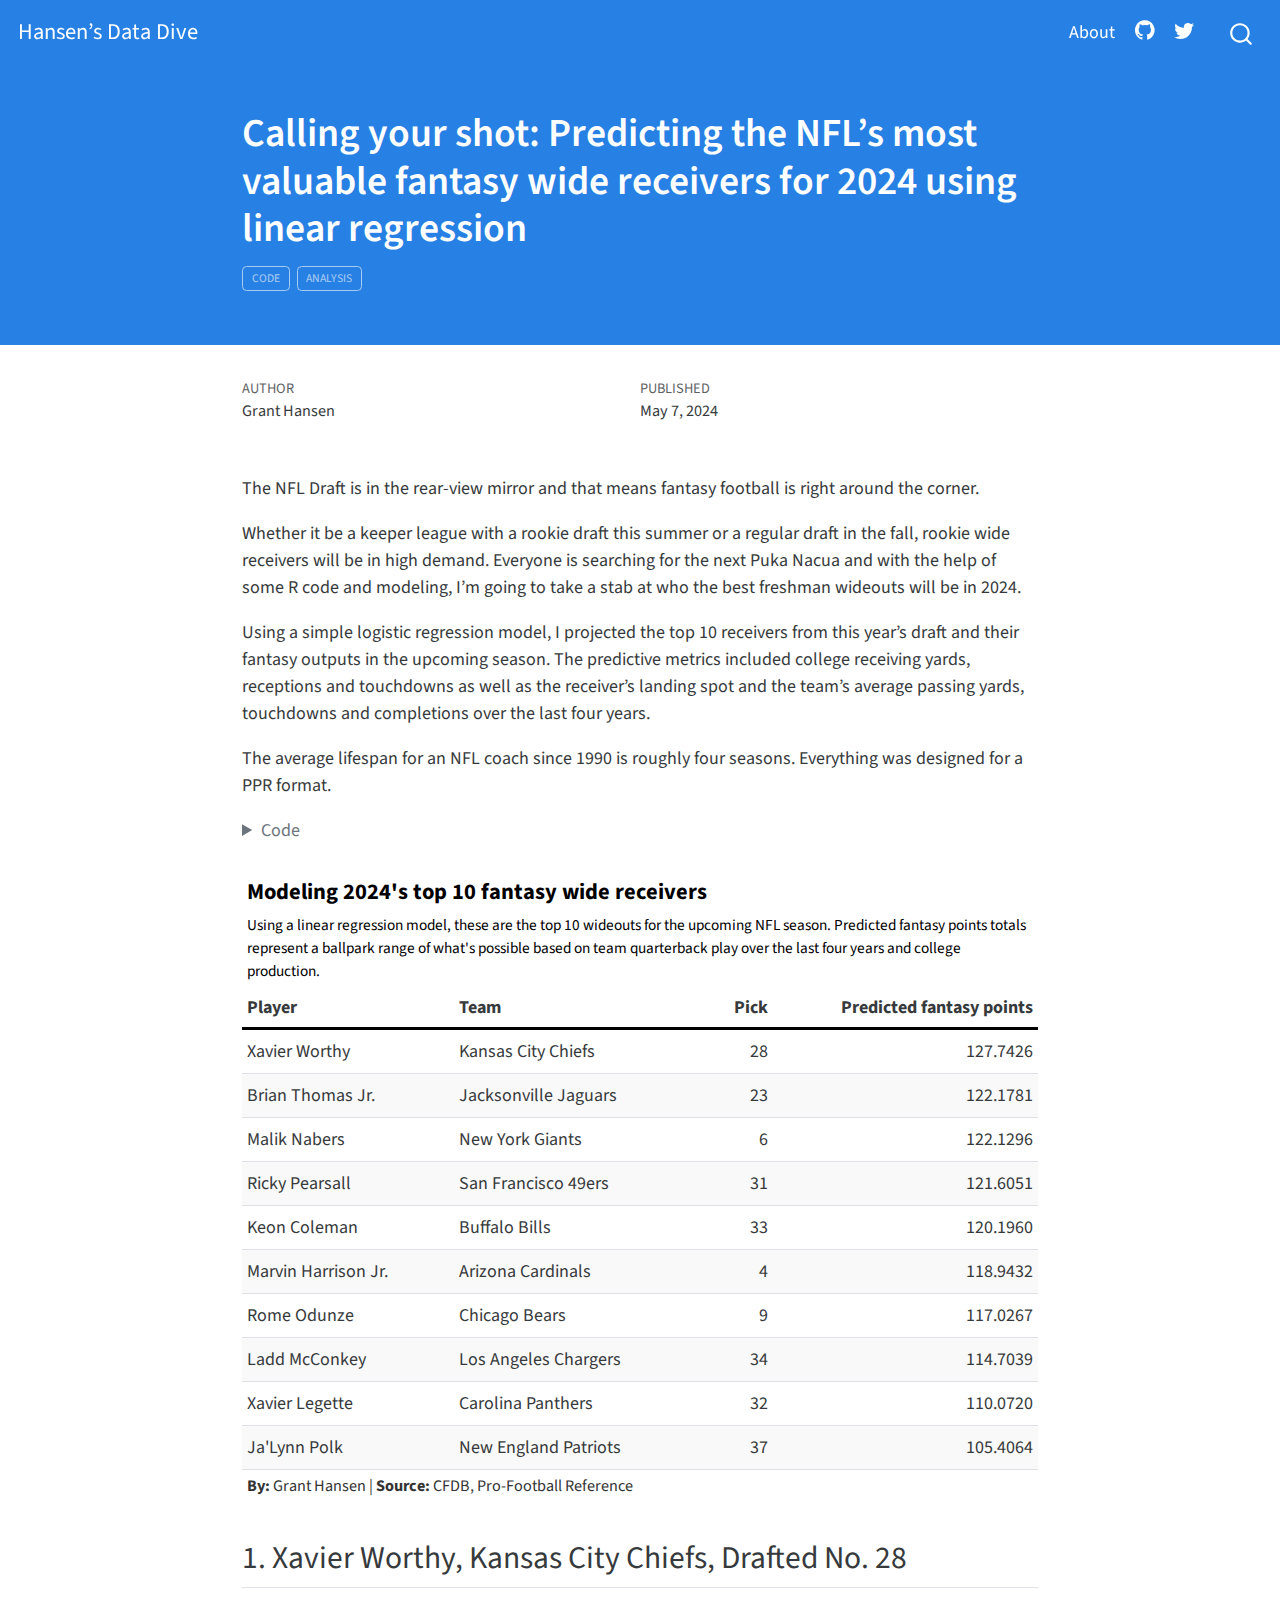
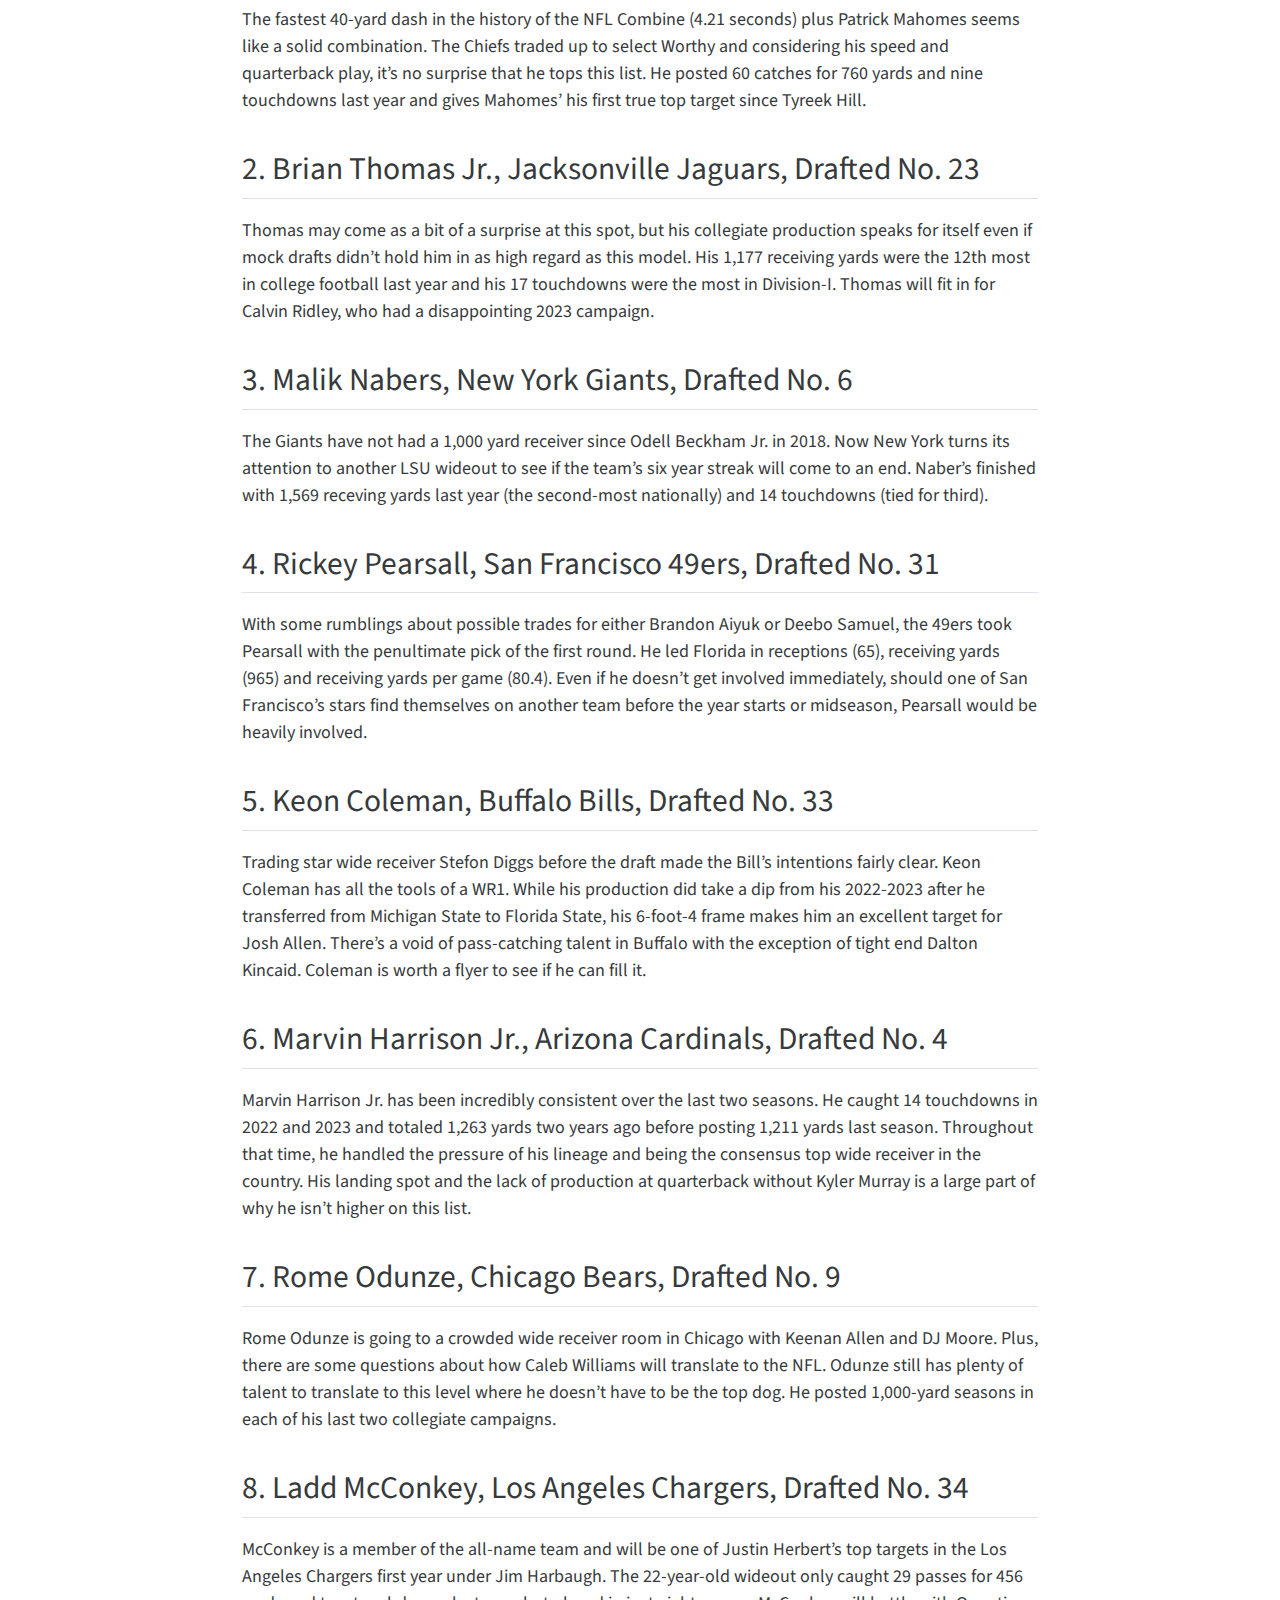
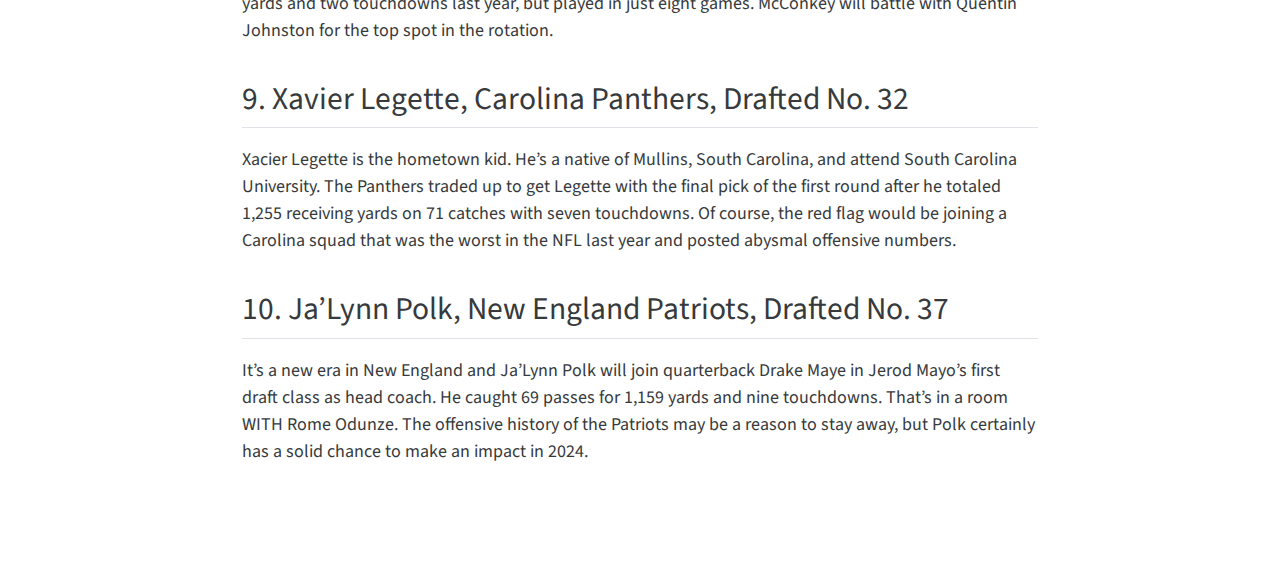
<file: posts/predicting_2024s_most_valuable_fantasy_football_wide_receivers/index (1).html>
<!DOCTYPE html>
<html xmlns="http://www.w3.org/1999/xhtml" lang="en" xml:lang="en"><head>

<meta charset="utf-8">
<meta name="generator" content="quarto-1.1.251">

<meta name="viewport" content="width=device-width, initial-scale=1.0, user-scalable=yes">

<meta name="author" content="Grant Hansen">
<meta name="dcterms.date" content="2024-05-07">

<title>Hansen’s Data Dive - Calling your shot: Predicting the NFL’s most valuable fantasy wide receivers for 2024 using linear regression</title>
<style>
code{white-space: pre-wrap;}
span.smallcaps{font-variant: small-caps;}
div.columns{display: flex; gap: min(4vw, 1.5em);}
div.column{flex: auto; overflow-x: auto;}
div.hanging-indent{margin-left: 1.5em; text-indent: -1.5em;}
ul.task-list{list-style: none;}
ul.task-list li input[type="checkbox"] {
  width: 0.8em;
  margin: 0 0.8em 0.2em -1.6em;
  vertical-align: middle;
}
pre > code.sourceCode { white-space: pre; position: relative; }
pre > code.sourceCode > span { display: inline-block; line-height: 1.25; }
pre > code.sourceCode > span:empty { height: 1.2em; }
.sourceCode { overflow: visible; }
code.sourceCode > span { color: inherit; text-decoration: inherit; }
div.sourceCode { margin: 1em 0; }
pre.sourceCode { margin: 0; }
@media screen {
div.sourceCode { overflow: auto; }
}
@media print {
pre > code.sourceCode { white-space: pre-wrap; }
pre > code.sourceCode > span { text-indent: -5em; padding-left: 5em; }
}
pre.numberSource code
  { counter-reset: source-line 0; }
pre.numberSource code > span
  { position: relative; left: -4em; counter-increment: source-line; }
pre.numberSource code > span > a:first-child::before
  { content: counter(source-line);
    position: relative; left: -1em; text-align: right; vertical-align: baseline;
    border: none; display: inline-block;
    -webkit-touch-callout: none; -webkit-user-select: none;
    -khtml-user-select: none; -moz-user-select: none;
    -ms-user-select: none; user-select: none;
    padding: 0 4px; width: 4em;
    color: #aaaaaa;
  }
pre.numberSource { margin-left: 3em; border-left: 1px solid #aaaaaa;  padding-left: 4px; }
div.sourceCode
  {   }
@media screen {
pre > code.sourceCode > span > a:first-child::before { text-decoration: underline; }
}
code span.al { color: #ff0000; font-weight: bold; } /* Alert */
code span.an { color: #60a0b0; font-weight: bold; font-style: italic; } /* Annotation */
code span.at { color: #7d9029; } /* Attribute */
code span.bn { color: #40a070; } /* BaseN */
code span.bu { color: #008000; } /* BuiltIn */
code span.cf { color: #007020; font-weight: bold; } /* ControlFlow */
code span.ch { color: #4070a0; } /* Char */
code span.cn { color: #880000; } /* Constant */
code span.co { color: #60a0b0; font-style: italic; } /* Comment */
code span.cv { color: #60a0b0; font-weight: bold; font-style: italic; } /* CommentVar */
code span.do { color: #ba2121; font-style: italic; } /* Documentation */
code span.dt { color: #902000; } /* DataType */
code span.dv { color: #40a070; } /* DecVal */
code span.er { color: #ff0000; font-weight: bold; } /* Error */
code span.ex { } /* Extension */
code span.fl { color: #40a070; } /* Float */
code span.fu { color: #06287e; } /* Function */
code span.im { color: #008000; font-weight: bold; } /* Import */
code span.in { color: #60a0b0; font-weight: bold; font-style: italic; } /* Information */
code span.kw { color: #007020; font-weight: bold; } /* Keyword */
code span.op { color: #666666; } /* Operator */
code span.ot { color: #007020; } /* Other */
code span.pp { color: #bc7a00; } /* Preprocessor */
code span.sc { color: #4070a0; } /* SpecialChar */
code span.ss { color: #bb6688; } /* SpecialString */
code span.st { color: #4070a0; } /* String */
code span.va { color: #19177c; } /* Variable */
code span.vs { color: #4070a0; } /* VerbatimString */
code span.wa { color: #60a0b0; font-weight: bold; font-style: italic; } /* Warning */
</style>


<script src="../../site_libs/quarto-nav/quarto-nav.js"></script>
<script src="../../site_libs/quarto-nav/headroom.min.js"></script>
<script src="../../site_libs/clipboard/clipboard.min.js"></script>
<script src="../../site_libs/quarto-search/autocomplete.umd.js"></script>
<script src="../../site_libs/quarto-search/fuse.min.js"></script>
<script src="../../site_libs/quarto-search/quarto-search.js"></script>
<meta name="quarto:offset" content="../../">
<script src="../../site_libs/quarto-html/quarto.js"></script>
<script src="../../site_libs/quarto-html/popper.min.js"></script>
<script src="../../site_libs/quarto-html/tippy.umd.min.js"></script>
<script src="../../site_libs/quarto-html/anchor.min.js"></script>
<link href="../../site_libs/quarto-html/tippy.css" rel="stylesheet">
<link href="../../site_libs/quarto-html/quarto-syntax-highlighting.css" rel="stylesheet" id="quarto-text-highlighting-styles">
<script src="../../site_libs/bootstrap/bootstrap.min.js"></script>
<link href="../../site_libs/bootstrap/bootstrap-icons.css" rel="stylesheet">
<link href="../../site_libs/bootstrap/bootstrap.min.css" rel="stylesheet" id="quarto-bootstrap" data-mode="light">
<script id="quarto-search-options" type="application/json">{
  "location": "navbar",
  "copy-button": false,
  "collapse-after": 3,
  "panel-placement": "end",
  "type": "overlay",
  "limit": 20,
  "language": {
    "search-no-results-text": "No results",
    "search-matching-documents-text": "matching documents",
    "search-copy-link-title": "Copy link to search",
    "search-hide-matches-text": "Hide additional matches",
    "search-more-match-text": "more match in this document",
    "search-more-matches-text": "more matches in this document",
    "search-clear-button-title": "Clear",
    "search-detached-cancel-button-title": "Cancel",
    "search-submit-button-title": "Submit"
  }
}</script>


<link rel="stylesheet" href="../../styles.css">
</head>

<body class="nav-fixed fullcontent">

<div id="quarto-search-results"></div>
  <header id="quarto-header" class="headroom fixed-top">
    <nav class="navbar navbar-expand-lg navbar-dark ">
      <div class="navbar-container container-fluid">
      <div class="navbar-brand-container">
    <a class="navbar-brand" href="../../index.html">
    <span class="navbar-title">Hansen’s Data Dive</span>
    </a>
  </div>
          <button class="navbar-toggler" type="button" data-bs-toggle="collapse" data-bs-target="#navbarCollapse" aria-controls="navbarCollapse" aria-expanded="false" aria-label="Toggle navigation" onclick="if (window.quartoToggleHeadroom) { window.quartoToggleHeadroom(); }">
  <span class="navbar-toggler-icon"></span>
</button>
          <div class="collapse navbar-collapse" id="navbarCollapse">
            <ul class="navbar-nav navbar-nav-scroll ms-auto">
  <li class="nav-item">
    <a class="nav-link" href="../../about.html">About</a>
  </li>  
  <li class="nav-item compact">
    <a class="nav-link" href="https://github.com/"><i class="bi bi-github" role="img">
</i> 
 </a>
  </li>  
  <li class="nav-item compact">
    <a class="nav-link" href="https://twitter.com/hansennothanson"><i class="bi bi-twitter" role="img">
</i> 
 </a>
  </li>  
</ul>
              <div id="quarto-search" class="" title="Search"></div>
          </div> <!-- /navcollapse -->
      </div> <!-- /container-fluid -->
    </nav>
</header>
<!-- content -->
<header id="title-block-header" class="quarto-title-block default page-columns page-full">
  <div class="quarto-title-banner page-columns page-full">
    <div class="quarto-title column-body">
      <h1 class="title">Calling your shot: Predicting the NFL’s most valuable fantasy wide receivers for 2024 using linear regression</h1>
                                <div class="quarto-categories">
                <div class="quarto-category">code</div>
                <div class="quarto-category">analysis</div>
              </div>
                  </div>
  </div>
    
  
  <div class="quarto-title-meta">

      <div>
      <div class="quarto-title-meta-heading">Author</div>
      <div class="quarto-title-meta-contents">
               <p>Grant Hansen </p>
            </div>
    </div>
      
      <div>
      <div class="quarto-title-meta-heading">Published</div>
      <div class="quarto-title-meta-contents">
        <p class="date">May 7, 2024</p>
      </div>
    </div>
      
    </div>
    
  
  </header><div id="quarto-content" class="quarto-container page-columns page-rows-contents page-layout-article page-navbar">
<!-- sidebar -->
<!-- margin-sidebar -->
    
<!-- main -->
<main class="content quarto-banner-title-block" id="quarto-document-content">




<p>The NFL Draft is in the rear-view mirror and that means fantasy football is right around the corner.</p>
<p>Whether it be a keeper league with a rookie draft this summer or a regular draft in the fall, rookie wide receivers will be in high demand. Everyone is searching for the next Puka Nacua and with the help of some R code and modeling, I’m going to take a stab at who the best freshman wideouts will be in 2024.</p>
<p>Using a simple logistic regression model, I projected the top 10 receivers from this year’s draft and their fantasy outputs in the upcoming season. The predictive metrics included college receiving yards, receptions and touchdowns as well as the receiver’s landing spot and the team’s average passing yards, touchdowns and completions over the last four years.</p>
<p>The average lifespan for an NFL coach since 1990 is roughly four seasons. Everything was designed for a PPR format.</p>
<div class="cell">
<details>
<summary>Code</summary>
<div class="sourceCode cell-code" id="cb1"><pre class="sourceCode r code-with-copy"><code class="sourceCode r"><span id="cb1-1"><a href="#cb1-1" aria-hidden="true" tabindex="-1"></a><span class="fu">library</span>(tidyverse)</span>
<span id="cb1-2"><a href="#cb1-2" aria-hidden="true" tabindex="-1"></a><span class="fu">library</span>(cfbfastR)</span>
<span id="cb1-3"><a href="#cb1-3" aria-hidden="true" tabindex="-1"></a><span class="fu">library</span>(tidymodels)</span>
<span id="cb1-4"><a href="#cb1-4" aria-hidden="true" tabindex="-1"></a><span class="fu">library</span>(zoo)</span>
<span id="cb1-5"><a href="#cb1-5" aria-hidden="true" tabindex="-1"></a><span class="fu">library</span>(bonsai)</span>
<span id="cb1-6"><a href="#cb1-6" aria-hidden="true" tabindex="-1"></a><span class="fu">library</span>(gt)</span>
<span id="cb1-7"><a href="#cb1-7" aria-hidden="true" tabindex="-1"></a></span>
<span id="cb1-8"><a href="#cb1-8" aria-hidden="true" tabindex="-1"></a><span class="fu">set.seed</span>(<span class="dv">1234</span>)</span>
<span id="cb1-9"><a href="#cb1-9" aria-hidden="true" tabindex="-1"></a></span>
<span id="cb1-10"><a href="#cb1-10" aria-hidden="true" tabindex="-1"></a>wrpicks <span class="ot">&lt;-</span> <span class="fu">read_csv</span>(<span class="st">"https://mattwaite.github.io/sportsdatafiles/wrpicks1423.csv"</span>) <span class="sc">|&gt;</span> </span>
<span id="cb1-11"><a href="#cb1-11" aria-hidden="true" tabindex="-1"></a>  <span class="fu">mutate</span>(<span class="at">college_year =</span> year <span class="sc">-</span> <span class="dv">1</span>)</span>
<span id="cb1-12"><a href="#cb1-12" aria-hidden="true" tabindex="-1"></a></span>
<span id="cb1-13"><a href="#cb1-13" aria-hidden="true" tabindex="-1"></a>wrstats <span class="ot">&lt;-</span> <span class="fu">read_csv</span>(<span class="st">"https://mattwaite.github.io/sportsdatafiles/receiving1323.csv"</span>)</span>
<span id="cb1-14"><a href="#cb1-14" aria-hidden="true" tabindex="-1"></a>wrusage <span class="ot">&lt;-</span> <span class="fu">read_csv</span>(<span class="st">"https://mattwaite.github.io/sportsdatafiles/usage1323.csv"</span>)</span>
<span id="cb1-15"><a href="#cb1-15" aria-hidden="true" tabindex="-1"></a>wrfantasy <span class="ot">&lt;-</span> <span class="fu">read_csv</span>(<span class="st">"https://mattwaite.github.io/sportsdatafiles/fantasystats1423.csv"</span>) <span class="sc">|&gt;</span> </span>
<span id="cb1-16"><a href="#cb1-16" aria-hidden="true" tabindex="-1"></a>  <span class="fu">mutate</span>(<span class="at">nfl_team =</span> <span class="fu">case_when</span>(</span>
<span id="cb1-17"><a href="#cb1-17" aria-hidden="true" tabindex="-1"></a>    tm <span class="sc">==</span> <span class="st">"ARI"</span> <span class="sc">~</span> <span class="st">"Arizona Cardinals"</span>,</span>
<span id="cb1-18"><a href="#cb1-18" aria-hidden="true" tabindex="-1"></a>    tm <span class="sc">==</span> <span class="st">"ATL"</span> <span class="sc">~</span> <span class="st">"Atlanta Falcons"</span>,</span>
<span id="cb1-19"><a href="#cb1-19" aria-hidden="true" tabindex="-1"></a>    tm <span class="sc">==</span> <span class="st">"BAL"</span> <span class="sc">~</span> <span class="st">"Baltimore Ravens"</span>,</span>
<span id="cb1-20"><a href="#cb1-20" aria-hidden="true" tabindex="-1"></a>    tm <span class="sc">==</span> <span class="st">"BUF"</span> <span class="sc">~</span> <span class="st">"Buffalo Bills"</span>,</span>
<span id="cb1-21"><a href="#cb1-21" aria-hidden="true" tabindex="-1"></a>    tm <span class="sc">==</span> <span class="st">"CAR"</span> <span class="sc">~</span> <span class="st">"Carolina Panthers"</span>,</span>
<span id="cb1-22"><a href="#cb1-22" aria-hidden="true" tabindex="-1"></a>    tm <span class="sc">==</span> <span class="st">"CHI"</span> <span class="sc">~</span> <span class="st">"Chicago Bears"</span>,</span>
<span id="cb1-23"><a href="#cb1-23" aria-hidden="true" tabindex="-1"></a>    tm <span class="sc">==</span> <span class="st">"CIN"</span> <span class="sc">~</span> <span class="st">"Cincinnati Bengals"</span>,</span>
<span id="cb1-24"><a href="#cb1-24" aria-hidden="true" tabindex="-1"></a>    tm <span class="sc">==</span> <span class="st">"CLE"</span> <span class="sc">~</span> <span class="st">"Cleveland Browns"</span>,</span>
<span id="cb1-25"><a href="#cb1-25" aria-hidden="true" tabindex="-1"></a>    tm <span class="sc">==</span> <span class="st">"DAL"</span> <span class="sc">~</span> <span class="st">"Dallas Cowboys"</span>,</span>
<span id="cb1-26"><a href="#cb1-26" aria-hidden="true" tabindex="-1"></a>    tm <span class="sc">==</span> <span class="st">"DEN"</span> <span class="sc">~</span> <span class="st">"Denver Broncos"</span>,</span>
<span id="cb1-27"><a href="#cb1-27" aria-hidden="true" tabindex="-1"></a>    tm <span class="sc">==</span> <span class="st">"DET"</span> <span class="sc">~</span> <span class="st">"Detroit Lions"</span>,</span>
<span id="cb1-28"><a href="#cb1-28" aria-hidden="true" tabindex="-1"></a>    tm <span class="sc">==</span> <span class="st">"GNB"</span> <span class="sc">~</span> <span class="st">"Green Bay Packers"</span>,</span>
<span id="cb1-29"><a href="#cb1-29" aria-hidden="true" tabindex="-1"></a>    tm <span class="sc">==</span> <span class="st">"HOU"</span> <span class="sc">~</span> <span class="st">"Houston Texans"</span>,</span>
<span id="cb1-30"><a href="#cb1-30" aria-hidden="true" tabindex="-1"></a>    tm <span class="sc">==</span> <span class="st">"IND"</span> <span class="sc">~</span> <span class="st">"Indianapolis Colts"</span>,</span>
<span id="cb1-31"><a href="#cb1-31" aria-hidden="true" tabindex="-1"></a>    tm <span class="sc">==</span> <span class="st">"JAX"</span> <span class="sc">~</span> <span class="st">"Jacksonville Jaguars"</span>,</span>
<span id="cb1-32"><a href="#cb1-32" aria-hidden="true" tabindex="-1"></a>    tm <span class="sc">==</span> <span class="st">"KAN"</span> <span class="sc">~</span> <span class="st">"Kansas City Chiefs"</span>,</span>
<span id="cb1-33"><a href="#cb1-33" aria-hidden="true" tabindex="-1"></a>    tm <span class="sc">==</span> <span class="st">"LAC"</span> <span class="sc">~</span> <span class="st">"Los Angeles Chargers"</span>, </span>
<span id="cb1-34"><a href="#cb1-34" aria-hidden="true" tabindex="-1"></a>    tm <span class="sc">==</span> <span class="st">"LAR"</span> <span class="sc">~</span> <span class="st">"Los Angeles Rams"</span>, </span>
<span id="cb1-35"><a href="#cb1-35" aria-hidden="true" tabindex="-1"></a>    tm <span class="sc">==</span> <span class="st">"LVR"</span> <span class="sc">~</span> <span class="st">"Las Vegas Raiders"</span>,</span>
<span id="cb1-36"><a href="#cb1-36" aria-hidden="true" tabindex="-1"></a>    tm <span class="sc">==</span> <span class="st">"MIA"</span> <span class="sc">~</span> <span class="st">"Miami Dolphins"</span>,  </span>
<span id="cb1-37"><a href="#cb1-37" aria-hidden="true" tabindex="-1"></a>    tm <span class="sc">==</span> <span class="st">"MIN"</span> <span class="sc">~</span> <span class="st">"Minnesota Vikings"</span>,</span>
<span id="cb1-38"><a href="#cb1-38" aria-hidden="true" tabindex="-1"></a>    tm <span class="sc">==</span> <span class="st">"NOR"</span> <span class="sc">~</span> <span class="st">"New Orleans Saints"</span>,</span>
<span id="cb1-39"><a href="#cb1-39" aria-hidden="true" tabindex="-1"></a>    tm <span class="sc">==</span> <span class="st">"NWE"</span> <span class="sc">~</span> <span class="st">"New England Patriots"</span>,</span>
<span id="cb1-40"><a href="#cb1-40" aria-hidden="true" tabindex="-1"></a>    tm <span class="sc">==</span> <span class="st">"NYG"</span> <span class="sc">~</span> <span class="st">"New York Giants"</span>,</span>
<span id="cb1-41"><a href="#cb1-41" aria-hidden="true" tabindex="-1"></a>    tm <span class="sc">==</span> <span class="st">"NYJ"</span> <span class="sc">~</span> <span class="st">"New York Jets"</span>,</span>
<span id="cb1-42"><a href="#cb1-42" aria-hidden="true" tabindex="-1"></a>    tm <span class="sc">==</span> <span class="st">"OAK"</span> <span class="sc">~</span> <span class="st">"Las Vegas Raiders"</span>,</span>
<span id="cb1-43"><a href="#cb1-43" aria-hidden="true" tabindex="-1"></a>    tm <span class="sc">==</span> <span class="st">"PHI"</span> <span class="sc">~</span> <span class="st">"Philadelphia Eagles"</span>,</span>
<span id="cb1-44"><a href="#cb1-44" aria-hidden="true" tabindex="-1"></a>    tm <span class="sc">==</span> <span class="st">"PIT"</span> <span class="sc">~</span> <span class="st">"Pittsburgh Steelers"</span>,</span>
<span id="cb1-45"><a href="#cb1-45" aria-hidden="true" tabindex="-1"></a>    tm <span class="sc">==</span> <span class="st">"SDG"</span> <span class="sc">~</span> <span class="st">"Los Angeles Chargers"</span>,</span>
<span id="cb1-46"><a href="#cb1-46" aria-hidden="true" tabindex="-1"></a>    tm <span class="sc">==</span> <span class="st">"SEA"</span> <span class="sc">~</span> <span class="st">"Seattle Seahawks"</span>,</span>
<span id="cb1-47"><a href="#cb1-47" aria-hidden="true" tabindex="-1"></a>    tm <span class="sc">==</span> <span class="st">"SFO"</span> <span class="sc">~</span> <span class="st">"San Francisco 49ers"</span>,</span>
<span id="cb1-48"><a href="#cb1-48" aria-hidden="true" tabindex="-1"></a>    tm <span class="sc">==</span> <span class="st">"STL"</span> <span class="sc">~</span> <span class="st">"Los Angeles Rams"</span>,</span>
<span id="cb1-49"><a href="#cb1-49" aria-hidden="true" tabindex="-1"></a>    tm <span class="sc">==</span> <span class="st">"TAM"</span> <span class="sc">~</span> <span class="st">"Tampa Bay Buccaneers"</span>,</span>
<span id="cb1-50"><a href="#cb1-50" aria-hidden="true" tabindex="-1"></a>    tm <span class="sc">==</span> <span class="st">"TEN"</span> <span class="sc">~</span> <span class="st">"Tennessee Titans"</span>,</span>
<span id="cb1-51"><a href="#cb1-51" aria-hidden="true" tabindex="-1"></a>    tm <span class="sc">==</span> <span class="st">"WAS"</span> <span class="sc">~</span> <span class="st">"Washington Commanders"</span>,</span>
<span id="cb1-52"><a href="#cb1-52" aria-hidden="true" tabindex="-1"></a>  ))</span>
<span id="cb1-53"><a href="#cb1-53" aria-hidden="true" tabindex="-1"></a></span>
<span id="cb1-54"><a href="#cb1-54" aria-hidden="true" tabindex="-1"></a>nflstats <span class="ot">&lt;-</span> <span class="fu">read_csv</span>(<span class="st">"https://mattwaite.github.io/sportsdatafiles/nfl_passing_offense0023.csv"</span>) <span class="sc">|&gt;</span> <span class="fu">filter</span>(season <span class="sc">&gt;=</span> <span class="dv">2009</span>) <span class="sc">|&gt;</span> </span>
<span id="cb1-55"><a href="#cb1-55" aria-hidden="true" tabindex="-1"></a>  <span class="fu">mutate</span>(</span>
<span id="cb1-56"><a href="#cb1-56" aria-hidden="true" tabindex="-1"></a>    <span class="at">nfl_team =</span> <span class="fu">case_when</span>(</span>
<span id="cb1-57"><a href="#cb1-57" aria-hidden="true" tabindex="-1"></a>      tm <span class="sc">==</span> <span class="st">"Oakland Raiders"</span> <span class="sc">~</span> <span class="st">"Las Vegas Raiders"</span>,</span>
<span id="cb1-58"><a href="#cb1-58" aria-hidden="true" tabindex="-1"></a>      tm <span class="sc">==</span> <span class="st">"San Diego Chargers"</span> <span class="sc">~</span> <span class="st">"Los Angeles Chargers"</span>,</span>
<span id="cb1-59"><a href="#cb1-59" aria-hidden="true" tabindex="-1"></a>      tm <span class="sc">==</span> <span class="st">"St. Louis Rams"</span> <span class="sc">~</span> <span class="st">"Los Angeles Rams"</span>,</span>
<span id="cb1-60"><a href="#cb1-60" aria-hidden="true" tabindex="-1"></a>      tm <span class="sc">==</span> <span class="st">"Washington Football Team"</span> <span class="sc">~</span> <span class="st">"Washington Commanders"</span>,</span>
<span id="cb1-61"><a href="#cb1-61" aria-hidden="true" tabindex="-1"></a>      tm <span class="sc">==</span> <span class="st">"Washington Redskins"</span> <span class="sc">~</span> <span class="st">"Washington Commanders"</span>,</span>
<span id="cb1-62"><a href="#cb1-62" aria-hidden="true" tabindex="-1"></a>      <span class="cn">TRUE</span> <span class="sc">~</span> tm</span>
<span id="cb1-63"><a href="#cb1-63" aria-hidden="true" tabindex="-1"></a>      ))</span>
<span id="cb1-64"><a href="#cb1-64" aria-hidden="true" tabindex="-1"></a></span>
<span id="cb1-65"><a href="#cb1-65" aria-hidden="true" tabindex="-1"></a>wrpicksselected <span class="ot">&lt;-</span> wrpicks <span class="sc">|&gt;</span> </span>
<span id="cb1-66"><a href="#cb1-66" aria-hidden="true" tabindex="-1"></a>  <span class="fu">select</span>(</span>
<span id="cb1-67"><a href="#cb1-67" aria-hidden="true" tabindex="-1"></a>    college_athlete_id,</span>
<span id="cb1-68"><a href="#cb1-68" aria-hidden="true" tabindex="-1"></a>    nfl_athlete_id,</span>
<span id="cb1-69"><a href="#cb1-69" aria-hidden="true" tabindex="-1"></a>    college_id,</span>
<span id="cb1-70"><a href="#cb1-70" aria-hidden="true" tabindex="-1"></a>    name,</span>
<span id="cb1-71"><a href="#cb1-71" aria-hidden="true" tabindex="-1"></a>    college_team, </span>
<span id="cb1-72"><a href="#cb1-72" aria-hidden="true" tabindex="-1"></a>    college_conference,</span>
<span id="cb1-73"><a href="#cb1-73" aria-hidden="true" tabindex="-1"></a>    nfl_team, </span>
<span id="cb1-74"><a href="#cb1-74" aria-hidden="true" tabindex="-1"></a>    year,</span>
<span id="cb1-75"><a href="#cb1-75" aria-hidden="true" tabindex="-1"></a>    college_year,</span>
<span id="cb1-76"><a href="#cb1-76" aria-hidden="true" tabindex="-1"></a>    overall,</span>
<span id="cb1-77"><a href="#cb1-77" aria-hidden="true" tabindex="-1"></a>    pre_draft_grade</span>
<span id="cb1-78"><a href="#cb1-78" aria-hidden="true" tabindex="-1"></a>  )</span>
<span id="cb1-79"><a href="#cb1-79" aria-hidden="true" tabindex="-1"></a></span>
<span id="cb1-80"><a href="#cb1-80" aria-hidden="true" tabindex="-1"></a>wrstatsselected <span class="ot">&lt;-</span> wrstats <span class="sc">|&gt;</span> </span>
<span id="cb1-81"><a href="#cb1-81" aria-hidden="true" tabindex="-1"></a>  <span class="fu">select</span>(</span>
<span id="cb1-82"><a href="#cb1-82" aria-hidden="true" tabindex="-1"></a>    athlete_id,</span>
<span id="cb1-83"><a href="#cb1-83" aria-hidden="true" tabindex="-1"></a>    season,</span>
<span id="cb1-84"><a href="#cb1-84" aria-hidden="true" tabindex="-1"></a>    receiving_yds,</span>
<span id="cb1-85"><a href="#cb1-85" aria-hidden="true" tabindex="-1"></a>    receiving_td,</span>
<span id="cb1-86"><a href="#cb1-86" aria-hidden="true" tabindex="-1"></a>    receiving_rec,</span>
<span id="cb1-87"><a href="#cb1-87" aria-hidden="true" tabindex="-1"></a>  )</span>
<span id="cb1-88"><a href="#cb1-88" aria-hidden="true" tabindex="-1"></a></span>
<span id="cb1-89"><a href="#cb1-89" aria-hidden="true" tabindex="-1"></a>wrfantasyselected <span class="ot">&lt;-</span> wrfantasy <span class="sc">|&gt;</span> </span>
<span id="cb1-90"><a href="#cb1-90" aria-hidden="true" tabindex="-1"></a>  <span class="fu">filter</span>(fant_pos <span class="sc">==</span> <span class="st">"WR"</span>) <span class="sc">|&gt;</span> </span>
<span id="cb1-91"><a href="#cb1-91" aria-hidden="true" tabindex="-1"></a>  <span class="fu">select</span>(</span>
<span id="cb1-92"><a href="#cb1-92" aria-hidden="true" tabindex="-1"></a>    season,</span>
<span id="cb1-93"><a href="#cb1-93" aria-hidden="true" tabindex="-1"></a>    player, </span>
<span id="cb1-94"><a href="#cb1-94" aria-hidden="true" tabindex="-1"></a>    nfl_team,</span>
<span id="cb1-95"><a href="#cb1-95" aria-hidden="true" tabindex="-1"></a>    fant_pos,</span>
<span id="cb1-96"><a href="#cb1-96" aria-hidden="true" tabindex="-1"></a>    ppr</span>
<span id="cb1-97"><a href="#cb1-97" aria-hidden="true" tabindex="-1"></a>  )</span>
<span id="cb1-98"><a href="#cb1-98" aria-hidden="true" tabindex="-1"></a></span>
<span id="cb1-99"><a href="#cb1-99" aria-hidden="true" tabindex="-1"></a>nflpassingselected <span class="ot">&lt;-</span> nflstats <span class="sc">|&gt;</span> </span>
<span id="cb1-100"><a href="#cb1-100" aria-hidden="true" tabindex="-1"></a>  <span class="fu">mutate</span>(</span>
<span id="cb1-101"><a href="#cb1-101" aria-hidden="true" tabindex="-1"></a>    <span class="at">rolling_mean_passing_yards =</span> <span class="fu">rollmean</span>(yds, <span class="at">k=</span><span class="dv">4</span>, <span class="at">align =</span> <span class="st">"right"</span>, <span class="at">fill=</span><span class="cn">NA</span>),</span>
<span id="cb1-102"><a href="#cb1-102" aria-hidden="true" tabindex="-1"></a>    <span class="at">rolling_mean_passing_tds =</span> <span class="fu">rollmean</span>(td, <span class="at">k=</span><span class="dv">4</span>, <span class="at">align =</span> <span class="st">"right"</span>, <span class="at">fill=</span><span class="cn">NA</span>),</span>
<span id="cb1-103"><a href="#cb1-103" aria-hidden="true" tabindex="-1"></a>    <span class="at">rolling_mean_passing_cmp =</span> <span class="fu">rollmean</span>(cmp, <span class="at">k=</span><span class="dv">4</span>, <span class="at">align =</span> <span class="st">"right"</span>, <span class="at">fill=</span><span class="cn">NA</span>),</span>
<span id="cb1-104"><a href="#cb1-104" aria-hidden="true" tabindex="-1"></a>  ) <span class="sc">|&gt;</span> </span>
<span id="cb1-105"><a href="#cb1-105" aria-hidden="true" tabindex="-1"></a>  <span class="fu">filter</span>(season <span class="sc">&gt;=</span> <span class="dv">2014</span>) <span class="sc">|&gt;</span> </span>
<span id="cb1-106"><a href="#cb1-106" aria-hidden="true" tabindex="-1"></a>  <span class="fu">select</span>(</span>
<span id="cb1-107"><a href="#cb1-107" aria-hidden="true" tabindex="-1"></a>    season,</span>
<span id="cb1-108"><a href="#cb1-108" aria-hidden="true" tabindex="-1"></a>    nfl_team,</span>
<span id="cb1-109"><a href="#cb1-109" aria-hidden="true" tabindex="-1"></a>    rolling_mean_passing_yards,</span>
<span id="cb1-110"><a href="#cb1-110" aria-hidden="true" tabindex="-1"></a>    rolling_mean_passing_tds,</span>
<span id="cb1-111"><a href="#cb1-111" aria-hidden="true" tabindex="-1"></a>    rolling_mean_passing_cmp</span>
<span id="cb1-112"><a href="#cb1-112" aria-hidden="true" tabindex="-1"></a>  )</span>
<span id="cb1-113"><a href="#cb1-113" aria-hidden="true" tabindex="-1"></a>  </span>
<span id="cb1-114"><a href="#cb1-114" aria-hidden="true" tabindex="-1"></a>wrpicksstats <span class="ot">&lt;-</span> wrpicksselected <span class="sc">|&gt;</span> </span>
<span id="cb1-115"><a href="#cb1-115" aria-hidden="true" tabindex="-1"></a>  <span class="fu">inner_join</span>(wrstatsselected, <span class="at">by=</span><span class="fu">c</span>(<span class="st">"college_athlete_id"</span><span class="ot">=</span><span class="st">"athlete_id"</span>, <span class="st">"college_year"</span> <span class="ot">=</span> <span class="st">"season"</span>))</span>
<span id="cb1-116"><a href="#cb1-116" aria-hidden="true" tabindex="-1"></a></span>
<span id="cb1-117"><a href="#cb1-117" aria-hidden="true" tabindex="-1"></a>wrpicksandfantasy <span class="ot">&lt;-</span> wrfantasyselected <span class="sc">|&gt;</span> </span>
<span id="cb1-118"><a href="#cb1-118" aria-hidden="true" tabindex="-1"></a>  <span class="fu">inner_join</span>(wrpicksstats, <span class="at">by=</span><span class="fu">c</span>(<span class="st">"player"</span> <span class="ot">=</span> <span class="st">"name"</span>, <span class="st">"season"</span><span class="ot">=</span><span class="st">"year"</span>)) </span>
<span id="cb1-119"><a href="#cb1-119" aria-hidden="true" tabindex="-1"></a></span>
<span id="cb1-120"><a href="#cb1-120" aria-hidden="true" tabindex="-1"></a>wrmodeling <span class="ot">&lt;-</span> wrpicksandfantasy <span class="sc">|&gt;</span></span>
<span id="cb1-121"><a href="#cb1-121" aria-hidden="true" tabindex="-1"></a>  <span class="fu">left_join</span>(nflpassingselected, <span class="at">by=</span><span class="fu">c</span>(<span class="st">"season"</span><span class="ot">=</span><span class="st">"season"</span>, <span class="st">"nfl_team.x"</span><span class="ot">=</span><span class="st">"nfl_team"</span>)) <span class="sc">|&gt;</span> </span>
<span id="cb1-122"><a href="#cb1-122" aria-hidden="true" tabindex="-1"></a>  <span class="fu">na.omit</span>() <span class="sc">|&gt;</span> </span>
<span id="cb1-123"><a href="#cb1-123" aria-hidden="true" tabindex="-1"></a>  <span class="fu">select</span>(<span class="sc">-</span>nfl_team.y)</span>
<span id="cb1-124"><a href="#cb1-124" aria-hidden="true" tabindex="-1"></a></span>
<span id="cb1-125"><a href="#cb1-125" aria-hidden="true" tabindex="-1"></a>wrmodelingselected <span class="ot">&lt;-</span> wrmodeling <span class="sc">|&gt;</span> </span>
<span id="cb1-126"><a href="#cb1-126" aria-hidden="true" tabindex="-1"></a>  <span class="fu">select</span>(</span>
<span id="cb1-127"><a href="#cb1-127" aria-hidden="true" tabindex="-1"></a>    season,</span>
<span id="cb1-128"><a href="#cb1-128" aria-hidden="true" tabindex="-1"></a>    player,</span>
<span id="cb1-129"><a href="#cb1-129" aria-hidden="true" tabindex="-1"></a>    nfl_team.x,</span>
<span id="cb1-130"><a href="#cb1-130" aria-hidden="true" tabindex="-1"></a>    overall,</span>
<span id="cb1-131"><a href="#cb1-131" aria-hidden="true" tabindex="-1"></a>    receiving_yds,</span>
<span id="cb1-132"><a href="#cb1-132" aria-hidden="true" tabindex="-1"></a>    receiving_td,</span>
<span id="cb1-133"><a href="#cb1-133" aria-hidden="true" tabindex="-1"></a>    receiving_rec,</span>
<span id="cb1-134"><a href="#cb1-134" aria-hidden="true" tabindex="-1"></a>    rolling_mean_passing_yards,</span>
<span id="cb1-135"><a href="#cb1-135" aria-hidden="true" tabindex="-1"></a>    rolling_mean_passing_tds,</span>
<span id="cb1-136"><a href="#cb1-136" aria-hidden="true" tabindex="-1"></a>    rolling_mean_passing_cmp,</span>
<span id="cb1-137"><a href="#cb1-137" aria-hidden="true" tabindex="-1"></a>    pre_draft_grade,</span>
<span id="cb1-138"><a href="#cb1-138" aria-hidden="true" tabindex="-1"></a>    ppr</span>
<span id="cb1-139"><a href="#cb1-139" aria-hidden="true" tabindex="-1"></a>  ) <span class="sc">|&gt;</span> </span>
<span id="cb1-140"><a href="#cb1-140" aria-hidden="true" tabindex="-1"></a>  <span class="fu">rename</span>(</span>
<span id="cb1-141"><a href="#cb1-141" aria-hidden="true" tabindex="-1"></a>    <span class="at">nfl_team =</span> nfl_team.x</span>
<span id="cb1-142"><a href="#cb1-142" aria-hidden="true" tabindex="-1"></a>  )</span>
<span id="cb1-143"><a href="#cb1-143" aria-hidden="true" tabindex="-1"></a></span>
<span id="cb1-144"><a href="#cb1-144" aria-hidden="true" tabindex="-1"></a>player_split <span class="ot">&lt;-</span> <span class="fu">initial_split</span>(wrmodelingselected, <span class="at">prop =</span> .<span class="dv">8</span>)</span>
<span id="cb1-145"><a href="#cb1-145" aria-hidden="true" tabindex="-1"></a></span>
<span id="cb1-146"><a href="#cb1-146" aria-hidden="true" tabindex="-1"></a>player_train <span class="ot">&lt;-</span> <span class="fu">training</span>(player_split)</span>
<span id="cb1-147"><a href="#cb1-147" aria-hidden="true" tabindex="-1"></a>player_test <span class="ot">&lt;-</span> <span class="fu">testing</span>(player_split)</span>
<span id="cb1-148"><a href="#cb1-148" aria-hidden="true" tabindex="-1"></a></span>
<span id="cb1-149"><a href="#cb1-149" aria-hidden="true" tabindex="-1"></a>player_recipe <span class="ot">&lt;-</span> </span>
<span id="cb1-150"><a href="#cb1-150" aria-hidden="true" tabindex="-1"></a>  <span class="fu">recipe</span>(ppr <span class="sc">~</span> ., <span class="at">data =</span> player_train) <span class="sc">|&gt;</span> </span>
<span id="cb1-151"><a href="#cb1-151" aria-hidden="true" tabindex="-1"></a>  <span class="fu">update_role</span>(player, season, nfl_team, <span class="at">new_role =</span> <span class="st">"ID"</span>)</span>
<span id="cb1-152"><a href="#cb1-152" aria-hidden="true" tabindex="-1"></a></span>
<span id="cb1-153"><a href="#cb1-153" aria-hidden="true" tabindex="-1"></a>linear_mod <span class="ot">&lt;-</span> </span>
<span id="cb1-154"><a href="#cb1-154" aria-hidden="true" tabindex="-1"></a>  <span class="fu">linear_reg</span>() <span class="sc">|&gt;</span> </span>
<span id="cb1-155"><a href="#cb1-155" aria-hidden="true" tabindex="-1"></a>  <span class="fu">set_engine</span>(<span class="st">"lm"</span>) <span class="sc">|&gt;</span></span>
<span id="cb1-156"><a href="#cb1-156" aria-hidden="true" tabindex="-1"></a>  <span class="fu">set_mode</span>(<span class="st">"regression"</span>)</span>
<span id="cb1-157"><a href="#cb1-157" aria-hidden="true" tabindex="-1"></a></span>
<span id="cb1-158"><a href="#cb1-158" aria-hidden="true" tabindex="-1"></a>linear_workflow <span class="ot">&lt;-</span> </span>
<span id="cb1-159"><a href="#cb1-159" aria-hidden="true" tabindex="-1"></a>  <span class="fu">workflow</span>() <span class="sc">%&gt;%</span> </span>
<span id="cb1-160"><a href="#cb1-160" aria-hidden="true" tabindex="-1"></a>  <span class="fu">add_model</span>(linear_mod) <span class="sc">%&gt;%</span> </span>
<span id="cb1-161"><a href="#cb1-161" aria-hidden="true" tabindex="-1"></a>  <span class="fu">add_recipe</span>(player_recipe)</span>
<span id="cb1-162"><a href="#cb1-162" aria-hidden="true" tabindex="-1"></a></span>
<span id="cb1-163"><a href="#cb1-163" aria-hidden="true" tabindex="-1"></a>linear_fit <span class="ot">&lt;-</span> </span>
<span id="cb1-164"><a href="#cb1-164" aria-hidden="true" tabindex="-1"></a>  linear_workflow <span class="sc">%&gt;%</span> </span>
<span id="cb1-165"><a href="#cb1-165" aria-hidden="true" tabindex="-1"></a>  <span class="fu">fit</span>(<span class="at">data =</span> player_train)</span>
<span id="cb1-166"><a href="#cb1-166" aria-hidden="true" tabindex="-1"></a></span>
<span id="cb1-167"><a href="#cb1-167" aria-hidden="true" tabindex="-1"></a><span class="co"># Start the prediction for this season. The NFL team names are a mess because of choices made by the picks data provider. They just list them by city name, which creates problems in Los Angeles and New York. </span></span>
<span id="cb1-168"><a href="#cb1-168" aria-hidden="true" tabindex="-1"></a></span>
<span id="cb1-169"><a href="#cb1-169" aria-hidden="true" tabindex="-1"></a>wrpicks <span class="ot">&lt;-</span> <span class="fu">cfbd_draft_picks</span>(<span class="at">year =</span> <span class="dv">2024</span>) <span class="sc">|&gt;</span> </span>
<span id="cb1-170"><a href="#cb1-170" aria-hidden="true" tabindex="-1"></a>  <span class="fu">filter</span>(position <span class="sc">==</span> <span class="st">"Wide Receiver"</span>) <span class="sc">|&gt;</span> </span>
<span id="cb1-171"><a href="#cb1-171" aria-hidden="true" tabindex="-1"></a>  <span class="fu">mutate</span>(<span class="at">college_year =</span> year <span class="sc">-</span> <span class="dv">1</span>) <span class="sc">|&gt;</span> </span>
<span id="cb1-172"><a href="#cb1-172" aria-hidden="true" tabindex="-1"></a>  <span class="fu">mutate</span>(<span class="at">college_athlete_id =</span> <span class="fu">as.character</span>(college_athlete_id)) <span class="sc">|&gt;</span> </span>
<span id="cb1-173"><a href="#cb1-173" aria-hidden="true" tabindex="-1"></a>  <span class="fu">mutate</span>(<span class="at">nfl_team =</span> <span class="fu">case_when</span>(</span>
<span id="cb1-174"><a href="#cb1-174" aria-hidden="true" tabindex="-1"></a>    nfl_team <span class="sc">==</span> <span class="st">"Arizona"</span> <span class="sc">~</span> <span class="st">"Arizona Cardinals"</span>,</span>
<span id="cb1-175"><a href="#cb1-175" aria-hidden="true" tabindex="-1"></a>    nfl_team <span class="sc">==</span> <span class="st">"Atlanta"</span> <span class="sc">~</span> <span class="st">"Atlanta Falcons"</span>,</span>
<span id="cb1-176"><a href="#cb1-176" aria-hidden="true" tabindex="-1"></a>    nfl_team <span class="sc">==</span> <span class="st">"Baltimore"</span> <span class="sc">~</span> <span class="st">"Baltimore Ravens"</span>,</span>
<span id="cb1-177"><a href="#cb1-177" aria-hidden="true" tabindex="-1"></a>    nfl_team <span class="sc">==</span> <span class="st">"Buffalo"</span> <span class="sc">~</span> <span class="st">"Buffalo Bills"</span>,</span>
<span id="cb1-178"><a href="#cb1-178" aria-hidden="true" tabindex="-1"></a>    nfl_team <span class="sc">==</span> <span class="st">"Carolina"</span> <span class="sc">~</span> <span class="st">"Carolina Panthers"</span>,</span>
<span id="cb1-179"><a href="#cb1-179" aria-hidden="true" tabindex="-1"></a>    nfl_team <span class="sc">==</span> <span class="st">"Chicago"</span> <span class="sc">~</span> <span class="st">"Chicago Bears"</span>,</span>
<span id="cb1-180"><a href="#cb1-180" aria-hidden="true" tabindex="-1"></a>    nfl_team <span class="sc">==</span> <span class="st">"Cincinnati"</span> <span class="sc">~</span> <span class="st">"Cincinnati Bengals"</span>,</span>
<span id="cb1-181"><a href="#cb1-181" aria-hidden="true" tabindex="-1"></a>    nfl_team <span class="sc">==</span> <span class="st">"Cleveland"</span> <span class="sc">~</span> <span class="st">"Cleveland Browns"</span>,</span>
<span id="cb1-182"><a href="#cb1-182" aria-hidden="true" tabindex="-1"></a>    nfl_team <span class="sc">==</span> <span class="st">"Dallas"</span> <span class="sc">~</span> <span class="st">"Dallas Cowboys"</span>,</span>
<span id="cb1-183"><a href="#cb1-183" aria-hidden="true" tabindex="-1"></a>    nfl_team <span class="sc">==</span> <span class="st">"Denver"</span> <span class="sc">~</span> <span class="st">"Denver Broncos"</span>,</span>
<span id="cb1-184"><a href="#cb1-184" aria-hidden="true" tabindex="-1"></a>    nfl_team <span class="sc">==</span> <span class="st">"Detroit"</span> <span class="sc">~</span> <span class="st">"Detroit Lions"</span>,</span>
<span id="cb1-185"><a href="#cb1-185" aria-hidden="true" tabindex="-1"></a>    nfl_team <span class="sc">==</span> <span class="st">"Green Bay"</span> <span class="sc">~</span> <span class="st">"Green Bay Packers"</span>,</span>
<span id="cb1-186"><a href="#cb1-186" aria-hidden="true" tabindex="-1"></a>    nfl_team <span class="sc">==</span> <span class="st">"Houston"</span> <span class="sc">~</span> <span class="st">"Houston Texans"</span>,</span>
<span id="cb1-187"><a href="#cb1-187" aria-hidden="true" tabindex="-1"></a>    nfl_team <span class="sc">==</span> <span class="st">"Indianapolis"</span> <span class="sc">~</span> <span class="st">"Indianapolis Colts"</span>,</span>
<span id="cb1-188"><a href="#cb1-188" aria-hidden="true" tabindex="-1"></a>    nfl_team <span class="sc">==</span> <span class="st">"Jacksonville"</span> <span class="sc">~</span> <span class="st">"Jacksonville Jaguars"</span>,</span>
<span id="cb1-189"><a href="#cb1-189" aria-hidden="true" tabindex="-1"></a>    nfl_team <span class="sc">==</span> <span class="st">"Kansas City"</span> <span class="sc">~</span> <span class="st">"Kansas City Chiefs"</span>,</span>
<span id="cb1-190"><a href="#cb1-190" aria-hidden="true" tabindex="-1"></a>    name <span class="sc">==</span> <span class="st">"Ladd McConkey"</span> <span class="sc">~</span> <span class="st">"Los Angeles Chargers"</span>, </span>
<span id="cb1-191"><a href="#cb1-191" aria-hidden="true" tabindex="-1"></a>    name <span class="sc">==</span> <span class="st">"Brenden Rice"</span> <span class="sc">~</span> <span class="st">"Los Angeles Chargers"</span>, </span>
<span id="cb1-192"><a href="#cb1-192" aria-hidden="true" tabindex="-1"></a>    name <span class="sc">==</span> <span class="st">"Cornelius Johnson"</span> <span class="sc">~</span> <span class="st">"Los Angeles Chargers"</span>,</span>
<span id="cb1-193"><a href="#cb1-193" aria-hidden="true" tabindex="-1"></a>    name <span class="sc">==</span> <span class="st">"Jordan Whittington"</span> <span class="sc">~</span> <span class="st">"Los Angeles Rams"</span>, </span>
<span id="cb1-194"><a href="#cb1-194" aria-hidden="true" tabindex="-1"></a>    nfl_team <span class="sc">==</span> <span class="st">"Las Vegas"</span> <span class="sc">~</span> <span class="st">"Las Vegas Raiders"</span>,</span>
<span id="cb1-195"><a href="#cb1-195" aria-hidden="true" tabindex="-1"></a>    nfl_team <span class="sc">==</span> <span class="st">"Miami"</span> <span class="sc">~</span> <span class="st">"Miami Dolphins"</span>,  </span>
<span id="cb1-196"><a href="#cb1-196" aria-hidden="true" tabindex="-1"></a>    nfl_team <span class="sc">==</span> <span class="st">"Minnesota"</span> <span class="sc">~</span> <span class="st">"Minnesota Vikings"</span>,</span>
<span id="cb1-197"><a href="#cb1-197" aria-hidden="true" tabindex="-1"></a>    nfl_team <span class="sc">==</span> <span class="st">"New Orleans"</span> <span class="sc">~</span> <span class="st">"New Orleans Saints"</span>,</span>
<span id="cb1-198"><a href="#cb1-198" aria-hidden="true" tabindex="-1"></a>    nfl_team <span class="sc">==</span> <span class="st">"New England"</span> <span class="sc">~</span> <span class="st">"New England Patriots"</span>,</span>
<span id="cb1-199"><a href="#cb1-199" aria-hidden="true" tabindex="-1"></a>    name <span class="sc">==</span> <span class="st">"Malik Nabers"</span> <span class="sc">~</span> <span class="st">"New York Giants"</span>,</span>
<span id="cb1-200"><a href="#cb1-200" aria-hidden="true" tabindex="-1"></a>    nfl_team <span class="sc">==</span> <span class="st">"New York"</span> <span class="sc">~</span> <span class="st">"New York Jets"</span>,</span>
<span id="cb1-201"><a href="#cb1-201" aria-hidden="true" tabindex="-1"></a>    nfl_team <span class="sc">==</span> <span class="st">"Philadelphia"</span> <span class="sc">~</span> <span class="st">"Philadelphia Eagles"</span>,</span>
<span id="cb1-202"><a href="#cb1-202" aria-hidden="true" tabindex="-1"></a>    nfl_team <span class="sc">==</span> <span class="st">"Pittsburgh"</span> <span class="sc">~</span> <span class="st">"Pittsburgh Steelers"</span>,</span>
<span id="cb1-203"><a href="#cb1-203" aria-hidden="true" tabindex="-1"></a>    nfl_team <span class="sc">==</span> <span class="st">"Seattle"</span> <span class="sc">~</span> <span class="st">"Seattle Seahawks"</span>,</span>
<span id="cb1-204"><a href="#cb1-204" aria-hidden="true" tabindex="-1"></a>    nfl_team <span class="sc">==</span> <span class="st">"San Francisco"</span> <span class="sc">~</span> <span class="st">"San Francisco 49ers"</span>,</span>
<span id="cb1-205"><a href="#cb1-205" aria-hidden="true" tabindex="-1"></a>    nfl_team <span class="sc">==</span> <span class="st">"St Louis"</span> <span class="sc">~</span> <span class="st">"Los Angeles Rams"</span>,</span>
<span id="cb1-206"><a href="#cb1-206" aria-hidden="true" tabindex="-1"></a>    nfl_team <span class="sc">==</span> <span class="st">"Tampa Bay"</span> <span class="sc">~</span> <span class="st">"Tampa Bay Buccaneers"</span>,</span>
<span id="cb1-207"><a href="#cb1-207" aria-hidden="true" tabindex="-1"></a>    nfl_team <span class="sc">==</span> <span class="st">"Tennessee"</span> <span class="sc">~</span> <span class="st">"Tennessee Titans"</span>,</span>
<span id="cb1-208"><a href="#cb1-208" aria-hidden="true" tabindex="-1"></a>    nfl_team <span class="sc">==</span> <span class="st">"Washington"</span> <span class="sc">~</span> <span class="st">"Washington Commanders"</span>,</span>
<span id="cb1-209"><a href="#cb1-209" aria-hidden="true" tabindex="-1"></a>  ))</span>
<span id="cb1-210"><a href="#cb1-210" aria-hidden="true" tabindex="-1"></a></span>
<span id="cb1-211"><a href="#cb1-211" aria-hidden="true" tabindex="-1"></a>wrstats <span class="ot">&lt;-</span> <span class="fu">cfbd_stats_season_player</span>(<span class="dv">2023</span>, <span class="at">category =</span> <span class="st">"receiving"</span>) <span class="sc">|&gt;</span> </span>
<span id="cb1-212"><a href="#cb1-212" aria-hidden="true" tabindex="-1"></a>  <span class="fu">mutate</span>(<span class="at">season =</span> <span class="dv">2023</span>)</span>
<span id="cb1-213"><a href="#cb1-213" aria-hidden="true" tabindex="-1"></a></span>
<span id="cb1-214"><a href="#cb1-214" aria-hidden="true" tabindex="-1"></a>wrpicksselected <span class="ot">&lt;-</span> wrpicks <span class="sc">|&gt;</span> </span>
<span id="cb1-215"><a href="#cb1-215" aria-hidden="true" tabindex="-1"></a>  <span class="fu">select</span>(</span>
<span id="cb1-216"><a href="#cb1-216" aria-hidden="true" tabindex="-1"></a>    college_athlete_id,</span>
<span id="cb1-217"><a href="#cb1-217" aria-hidden="true" tabindex="-1"></a>    nfl_athlete_id,</span>
<span id="cb1-218"><a href="#cb1-218" aria-hidden="true" tabindex="-1"></a>    college_id,</span>
<span id="cb1-219"><a href="#cb1-219" aria-hidden="true" tabindex="-1"></a>    name,</span>
<span id="cb1-220"><a href="#cb1-220" aria-hidden="true" tabindex="-1"></a>    college_team, </span>
<span id="cb1-221"><a href="#cb1-221" aria-hidden="true" tabindex="-1"></a>    college_conference,</span>
<span id="cb1-222"><a href="#cb1-222" aria-hidden="true" tabindex="-1"></a>    nfl_team, </span>
<span id="cb1-223"><a href="#cb1-223" aria-hidden="true" tabindex="-1"></a>    year,</span>
<span id="cb1-224"><a href="#cb1-224" aria-hidden="true" tabindex="-1"></a>    college_year,</span>
<span id="cb1-225"><a href="#cb1-225" aria-hidden="true" tabindex="-1"></a>    overall,</span>
<span id="cb1-226"><a href="#cb1-226" aria-hidden="true" tabindex="-1"></a>    pre_draft_grade</span>
<span id="cb1-227"><a href="#cb1-227" aria-hidden="true" tabindex="-1"></a>  )</span>
<span id="cb1-228"><a href="#cb1-228" aria-hidden="true" tabindex="-1"></a></span>
<span id="cb1-229"><a href="#cb1-229" aria-hidden="true" tabindex="-1"></a>wrstatsselected <span class="ot">&lt;-</span> wrstats <span class="sc">|&gt;</span> </span>
<span id="cb1-230"><a href="#cb1-230" aria-hidden="true" tabindex="-1"></a>  <span class="fu">select</span>(</span>
<span id="cb1-231"><a href="#cb1-231" aria-hidden="true" tabindex="-1"></a>    athlete_id,</span>
<span id="cb1-232"><a href="#cb1-232" aria-hidden="true" tabindex="-1"></a>    season,</span>
<span id="cb1-233"><a href="#cb1-233" aria-hidden="true" tabindex="-1"></a>    receiving_yds,</span>
<span id="cb1-234"><a href="#cb1-234" aria-hidden="true" tabindex="-1"></a>    receiving_td,</span>
<span id="cb1-235"><a href="#cb1-235" aria-hidden="true" tabindex="-1"></a>    receiving_rec,</span>
<span id="cb1-236"><a href="#cb1-236" aria-hidden="true" tabindex="-1"></a>  )</span>
<span id="cb1-237"><a href="#cb1-237" aria-hidden="true" tabindex="-1"></a></span>
<span id="cb1-238"><a href="#cb1-238" aria-hidden="true" tabindex="-1"></a>wrpicksstats <span class="ot">&lt;-</span> wrpicksselected <span class="sc">|&gt;</span> </span>
<span id="cb1-239"><a href="#cb1-239" aria-hidden="true" tabindex="-1"></a>  <span class="fu">inner_join</span>(wrstatsselected, <span class="at">by=</span><span class="fu">c</span>(<span class="st">"college_athlete_id"</span><span class="ot">=</span><span class="st">"athlete_id"</span>, <span class="st">"college_year"</span> <span class="ot">=</span> <span class="st">"season"</span>))</span>
<span id="cb1-240"><a href="#cb1-240" aria-hidden="true" tabindex="-1"></a></span>
<span id="cb1-241"><a href="#cb1-241" aria-hidden="true" tabindex="-1"></a>wrmodeling <span class="ot">&lt;-</span> wrpicksstats <span class="sc">|&gt;</span></span>
<span id="cb1-242"><a href="#cb1-242" aria-hidden="true" tabindex="-1"></a>  <span class="fu">left_join</span>(nflpassingselected, <span class="at">by=</span><span class="fu">c</span>(<span class="st">"college_year"</span><span class="ot">=</span><span class="st">"season"</span>, <span class="st">"nfl_team"</span><span class="ot">=</span><span class="st">"nfl_team"</span>)) <span class="sc">|&gt;</span></span>
<span id="cb1-243"><a href="#cb1-243" aria-hidden="true" tabindex="-1"></a>  <span class="fu">select</span>(</span>
<span id="cb1-244"><a href="#cb1-244" aria-hidden="true" tabindex="-1"></a>    year,</span>
<span id="cb1-245"><a href="#cb1-245" aria-hidden="true" tabindex="-1"></a>    name,</span>
<span id="cb1-246"><a href="#cb1-246" aria-hidden="true" tabindex="-1"></a>    nfl_team,</span>
<span id="cb1-247"><a href="#cb1-247" aria-hidden="true" tabindex="-1"></a>    overall,</span>
<span id="cb1-248"><a href="#cb1-248" aria-hidden="true" tabindex="-1"></a>    receiving_yds,</span>
<span id="cb1-249"><a href="#cb1-249" aria-hidden="true" tabindex="-1"></a>    receiving_td,</span>
<span id="cb1-250"><a href="#cb1-250" aria-hidden="true" tabindex="-1"></a>    receiving_rec,</span>
<span id="cb1-251"><a href="#cb1-251" aria-hidden="true" tabindex="-1"></a>    rolling_mean_passing_yards,</span>
<span id="cb1-252"><a href="#cb1-252" aria-hidden="true" tabindex="-1"></a>    rolling_mean_passing_tds,</span>
<span id="cb1-253"><a href="#cb1-253" aria-hidden="true" tabindex="-1"></a>    rolling_mean_passing_cmp,</span>
<span id="cb1-254"><a href="#cb1-254" aria-hidden="true" tabindex="-1"></a>    pre_draft_grade</span>
<span id="cb1-255"><a href="#cb1-255" aria-hidden="true" tabindex="-1"></a>  ) <span class="sc">|&gt;</span> </span>
<span id="cb1-256"><a href="#cb1-256" aria-hidden="true" tabindex="-1"></a>  <span class="fu">rename</span>(</span>
<span id="cb1-257"><a href="#cb1-257" aria-hidden="true" tabindex="-1"></a>    <span class="at">player =</span> name,</span>
<span id="cb1-258"><a href="#cb1-258" aria-hidden="true" tabindex="-1"></a>    <span class="at">season =</span> year</span>
<span id="cb1-259"><a href="#cb1-259" aria-hidden="true" tabindex="-1"></a>  )</span>
<span id="cb1-260"><a href="#cb1-260" aria-hidden="true" tabindex="-1"></a></span>
<span id="cb1-261"><a href="#cb1-261" aria-hidden="true" tabindex="-1"></a>linearpredict <span class="ot">&lt;-</span> </span>
<span id="cb1-262"><a href="#cb1-262" aria-hidden="true" tabindex="-1"></a>  linear_fit <span class="sc">%&gt;%</span> </span>
<span id="cb1-263"><a href="#cb1-263" aria-hidden="true" tabindex="-1"></a>  <span class="fu">predict</span>(<span class="at">new_data =</span> wrmodeling) <span class="sc">%&gt;%</span></span>
<span id="cb1-264"><a href="#cb1-264" aria-hidden="true" tabindex="-1"></a>  <span class="fu">bind_cols</span>(wrmodeling) </span>
<span id="cb1-265"><a href="#cb1-265" aria-hidden="true" tabindex="-1"></a></span>
<span id="cb1-266"><a href="#cb1-266" aria-hidden="true" tabindex="-1"></a><span class="co"># now that we have predictions, make the table</span></span>
<span id="cb1-267"><a href="#cb1-267" aria-hidden="true" tabindex="-1"></a></span>
<span id="cb1-268"><a href="#cb1-268" aria-hidden="true" tabindex="-1"></a>linearpredict <span class="sc">|&gt;</span> </span>
<span id="cb1-269"><a href="#cb1-269" aria-hidden="true" tabindex="-1"></a>  <span class="fu">select</span>(player, nfl_team, overall, .pred) <span class="sc">|&gt;</span> </span>
<span id="cb1-270"><a href="#cb1-270" aria-hidden="true" tabindex="-1"></a>  <span class="fu">top_n</span>(<span class="dv">10</span>, <span class="at">wt=</span>.pred) <span class="sc">|&gt;</span> </span>
<span id="cb1-271"><a href="#cb1-271" aria-hidden="true" tabindex="-1"></a>  <span class="fu">arrange</span>(<span class="fu">desc</span>(.pred)) <span class="sc">|&gt;</span> </span>
<span id="cb1-272"><a href="#cb1-272" aria-hidden="true" tabindex="-1"></a>  <span class="fu">gt</span>() <span class="sc">|&gt;</span> </span>
<span id="cb1-273"><a href="#cb1-273" aria-hidden="true" tabindex="-1"></a>  <span class="fu">cols_label</span>(</span>
<span id="cb1-274"><a href="#cb1-274" aria-hidden="true" tabindex="-1"></a>    <span class="at">player =</span> <span class="st">"Player"</span>,</span>
<span id="cb1-275"><a href="#cb1-275" aria-hidden="true" tabindex="-1"></a>    <span class="at">nfl_team =</span> <span class="st">"Team"</span>,</span>
<span id="cb1-276"><a href="#cb1-276" aria-hidden="true" tabindex="-1"></a>    <span class="at">overall =</span> <span class="st">"Pick"</span>,</span>
<span id="cb1-277"><a href="#cb1-277" aria-hidden="true" tabindex="-1"></a>    <span class="at">.pred =</span> <span class="st">"Predicted fantasy points"</span></span>
<span id="cb1-278"><a href="#cb1-278" aria-hidden="true" tabindex="-1"></a>  )  <span class="sc">|&gt;</span></span>
<span id="cb1-279"><a href="#cb1-279" aria-hidden="true" tabindex="-1"></a>  <span class="fu">tab_header</span>(</span>
<span id="cb1-280"><a href="#cb1-280" aria-hidden="true" tabindex="-1"></a>    <span class="at">title =</span> <span class="st">"Modeling 2024's top 10 fantasy wide receivers"</span>,</span>
<span id="cb1-281"><a href="#cb1-281" aria-hidden="true" tabindex="-1"></a>    <span class="at">subtitle =</span> <span class="st">"Using a linear regression model, these are the top 10 wideouts for the upcoming NFL season. Predicted fantasy points totals represent a ballpark range of what's possible based on team quarterback play over the last four years and college production."</span></span>
<span id="cb1-282"><a href="#cb1-282" aria-hidden="true" tabindex="-1"></a>  ) <span class="sc">|&gt;</span> <span class="fu">tab_style</span>(</span>
<span id="cb1-283"><a href="#cb1-283" aria-hidden="true" tabindex="-1"></a>    <span class="at">style =</span> <span class="fu">cell_text</span>(<span class="at">color =</span> <span class="st">"black"</span>, <span class="at">weight =</span> <span class="st">"bold"</span>, <span class="at">align =</span> <span class="st">"left"</span>),</span>
<span id="cb1-284"><a href="#cb1-284" aria-hidden="true" tabindex="-1"></a>    <span class="at">locations =</span> <span class="fu">cells_title</span>(<span class="st">"title"</span>)</span>
<span id="cb1-285"><a href="#cb1-285" aria-hidden="true" tabindex="-1"></a>  ) <span class="sc">|&gt;</span> <span class="fu">tab_style</span>(</span>
<span id="cb1-286"><a href="#cb1-286" aria-hidden="true" tabindex="-1"></a>    <span class="at">style =</span> <span class="fu">cell_text</span>(<span class="at">color =</span> <span class="st">"black"</span>, <span class="at">align =</span> <span class="st">"left"</span>),</span>
<span id="cb1-287"><a href="#cb1-287" aria-hidden="true" tabindex="-1"></a>    <span class="at">locations =</span> <span class="fu">cells_title</span>(<span class="st">"subtitle"</span>)</span>
<span id="cb1-288"><a href="#cb1-288" aria-hidden="true" tabindex="-1"></a>  ) <span class="sc">|&gt;</span></span>
<span id="cb1-289"><a href="#cb1-289" aria-hidden="true" tabindex="-1"></a>  <span class="fu">tab_source_note</span>(</span>
<span id="cb1-290"><a href="#cb1-290" aria-hidden="true" tabindex="-1"></a>    <span class="at">source_note =</span> <span class="fu">md</span>(<span class="st">"**By:** Grant Hansen  |  **Source:** CFDB, Pro-Football Reference"</span>)</span>
<span id="cb1-291"><a href="#cb1-291" aria-hidden="true" tabindex="-1"></a>  ) <span class="sc">|&gt;</span></span>
<span id="cb1-292"><a href="#cb1-292" aria-hidden="true" tabindex="-1"></a>  <span class="fu">tab_style</span>(</span>
<span id="cb1-293"><a href="#cb1-293" aria-hidden="true" tabindex="-1"></a>     <span class="at">locations =</span> <span class="fu">cells_column_labels</span>(<span class="at">columns =</span> <span class="fu">everything</span>()),</span>
<span id="cb1-294"><a href="#cb1-294" aria-hidden="true" tabindex="-1"></a>     <span class="at">style =</span> <span class="fu">list</span>(</span>
<span id="cb1-295"><a href="#cb1-295" aria-hidden="true" tabindex="-1"></a>       <span class="fu">cell_borders</span>(<span class="at">sides =</span> <span class="st">"bottom"</span>, <span class="at">weight =</span> <span class="fu">px</span>(<span class="dv">3</span>)),</span>
<span id="cb1-296"><a href="#cb1-296" aria-hidden="true" tabindex="-1"></a>       <span class="fu">cell_text</span>(<span class="at">weight =</span> <span class="st">"bold"</span>, <span class="at">size=</span><span class="dv">12</span>)</span>
<span id="cb1-297"><a href="#cb1-297" aria-hidden="true" tabindex="-1"></a>     )</span>
<span id="cb1-298"><a href="#cb1-298" aria-hidden="true" tabindex="-1"></a>   ) <span class="sc">|&gt;</span></span>
<span id="cb1-299"><a href="#cb1-299" aria-hidden="true" tabindex="-1"></a>  <span class="fu">opt_row_striping</span>() <span class="sc">|&gt;</span> </span>
<span id="cb1-300"><a href="#cb1-300" aria-hidden="true" tabindex="-1"></a>  <span class="fu">opt_table_lines</span>(<span class="st">"none"</span>)</span></code><button title="Copy to Clipboard" class="code-copy-button"><i class="bi"></i></button></pre></div>
</details>
<div class="cell-output-display">

<div id="srwkpfghdk" style="padding-left:0px;padding-right:0px;padding-top:10px;padding-bottom:10px;overflow-x:auto;overflow-y:auto;width:auto;height:auto;">
<style>html {
  font-family: -apple-system, BlinkMacSystemFont, 'Segoe UI', Roboto, Oxygen, Ubuntu, Cantarell, 'Helvetica Neue', 'Fira Sans', 'Droid Sans', Arial, sans-serif;
}

:where(#srwkpfghdk) .gt_table {
  display: table;
  border-collapse: collapse;
  margin-left: auto;
  margin-right: auto;
  color: #333333;
  font-size: 16px;
  font-weight: normal;
  font-style: none;
  background-color: #FFFFFF;
  width: auto;
  border-top-style: none;
  border-top-width: 2px;
  border-top-color: #A8A8A8;
  border-right-style: none;
  border-right-width: 2px;
  border-right-color: #D3D3D3;
  border-bottom-style: none;
  border-bottom-width: 2px;
  border-bottom-color: #A8A8A8;
  border-left-style: none;
  border-left-width: 2px;
  border-left-color: #D3D3D3;
}

:where(#srwkpfghdk) .gt_heading {
  background-color: #FFFFFF;
  text-align: center;
  border-bottom-color: #FFFFFF;
  border-left-style: none;
  border-left-width: 1px;
  border-left-color: #D3D3D3;
  border-right-style: none;
  border-right-width: 1px;
  border-right-color: #D3D3D3;
}

:where(#srwkpfghdk) .gt_caption {
  padding-top: 4px;
  padding-bottom: 4px;
}

:where(#srwkpfghdk) .gt_title {
  color: #333333;
  font-size: 125%;
  font-weight: initial;
  padding-top: 4px;
  padding-bottom: 4px;
  padding-left: 5px;
  padding-right: 5px;
  border-bottom-color: #FFFFFF;
  border-bottom-width: 0;
}

:where(#srwkpfghdk) .gt_subtitle {
  color: #333333;
  font-size: 85%;
  font-weight: initial;
  padding-top: 0;
  padding-bottom: 6px;
  padding-left: 5px;
  padding-right: 5px;
  border-top-color: #FFFFFF;
  border-top-width: 0;
}

:where(#srwkpfghdk) .gt_bottom_border {
  border-bottom-style: none;
  border-bottom-width: 2px;
  border-bottom-color: #D3D3D3;
}

:where(#srwkpfghdk) .gt_col_headings {
  border-top-style: none;
  border-top-width: 2px;
  border-top-color: #D3D3D3;
  border-bottom-style: none;
  border-bottom-width: 2px;
  border-bottom-color: #D3D3D3;
  border-left-style: none;
  border-left-width: 1px;
  border-left-color: #D3D3D3;
  border-right-style: none;
  border-right-width: 1px;
  border-right-color: #D3D3D3;
}

:where(#srwkpfghdk) .gt_col_heading {
  color: #333333;
  background-color: #FFFFFF;
  font-size: 100%;
  font-weight: normal;
  text-transform: inherit;
  border-left-style: none;
  border-left-width: 1px;
  border-left-color: #D3D3D3;
  border-right-style: none;
  border-right-width: 1px;
  border-right-color: #D3D3D3;
  vertical-align: bottom;
  padding-top: 5px;
  padding-bottom: 6px;
  padding-left: 5px;
  padding-right: 5px;
  overflow-x: hidden;
}

:where(#srwkpfghdk) .gt_column_spanner_outer {
  color: #333333;
  background-color: #FFFFFF;
  font-size: 100%;
  font-weight: normal;
  text-transform: inherit;
  padding-top: 0;
  padding-bottom: 0;
  padding-left: 4px;
  padding-right: 4px;
}

:where(#srwkpfghdk) .gt_column_spanner_outer:first-child {
  padding-left: 0;
}

:where(#srwkpfghdk) .gt_column_spanner_outer:last-child {
  padding-right: 0;
}

:where(#srwkpfghdk) .gt_column_spanner {
  border-bottom-style: none;
  border-bottom-width: 2px;
  border-bottom-color: #D3D3D3;
  vertical-align: bottom;
  padding-top: 5px;
  padding-bottom: 5px;
  overflow-x: hidden;
  display: inline-block;
  width: 100%;
}

:where(#srwkpfghdk) .gt_group_heading {
  padding-top: 8px;
  padding-bottom: 8px;
  padding-left: 5px;
  padding-right: 5px;
  color: #333333;
  background-color: #FFFFFF;
  font-size: 100%;
  font-weight: initial;
  text-transform: inherit;
  border-top-style: none;
  border-top-width: 2px;
  border-top-color: #D3D3D3;
  border-bottom-style: none;
  border-bottom-width: 2px;
  border-bottom-color: #D3D3D3;
  border-left-style: none;
  border-left-width: 1px;
  border-left-color: #D3D3D3;
  border-right-style: none;
  border-right-width: 1px;
  border-right-color: #D3D3D3;
  vertical-align: middle;
  text-align: left;
}

:where(#srwkpfghdk) .gt_empty_group_heading {
  padding: 0.5px;
  color: #333333;
  background-color: #FFFFFF;
  font-size: 100%;
  font-weight: initial;
  border-top-style: none;
  border-top-width: 2px;
  border-top-color: #D3D3D3;
  border-bottom-style: none;
  border-bottom-width: 2px;
  border-bottom-color: #D3D3D3;
  vertical-align: middle;
}

:where(#srwkpfghdk) .gt_from_md > :first-child {
  margin-top: 0;
}

:where(#srwkpfghdk) .gt_from_md > :last-child {
  margin-bottom: 0;
}

:where(#srwkpfghdk) .gt_row {
  padding-top: 8px;
  padding-bottom: 8px;
  padding-left: 5px;
  padding-right: 5px;
  margin: 10px;
  border-top-style: none;
  border-top-width: 1px;
  border-top-color: #D3D3D3;
  border-left-style: none;
  border-left-width: 1px;
  border-left-color: #D3D3D3;
  border-right-style: none;
  border-right-width: 1px;
  border-right-color: #D3D3D3;
  vertical-align: middle;
  overflow-x: hidden;
}

:where(#srwkpfghdk) .gt_stub {
  color: #333333;
  background-color: #FFFFFF;
  font-size: 100%;
  font-weight: initial;
  text-transform: inherit;
  border-right-style: none;
  border-right-width: 2px;
  border-right-color: #D3D3D3;
  padding-left: 5px;
  padding-right: 5px;
}

:where(#srwkpfghdk) .gt_stub_row_group {
  color: #333333;
  background-color: #FFFFFF;
  font-size: 100%;
  font-weight: initial;
  text-transform: inherit;
  border-right-style: none;
  border-right-width: 2px;
  border-right-color: #D3D3D3;
  padding-left: 5px;
  padding-right: 5px;
  vertical-align: top;
}

:where(#srwkpfghdk) .gt_row_group_first td {
  border-top-width: 2px;
}

:where(#srwkpfghdk) .gt_summary_row {
  color: #333333;
  background-color: #FFFFFF;
  text-transform: inherit;
  padding-top: 8px;
  padding-bottom: 8px;
  padding-left: 5px;
  padding-right: 5px;
}

:where(#srwkpfghdk) .gt_first_summary_row {
  border-top-style: none;
  border-top-color: #D3D3D3;
}

:where(#srwkpfghdk) .gt_first_summary_row.thick {
  border-top-width: 2px;
}

:where(#srwkpfghdk) .gt_last_summary_row {
  padding-top: 8px;
  padding-bottom: 8px;
  padding-left: 5px;
  padding-right: 5px;
  border-bottom-style: none;
  border-bottom-width: 2px;
  border-bottom-color: #D3D3D3;
}

:where(#srwkpfghdk) .gt_grand_summary_row {
  color: #333333;
  background-color: #FFFFFF;
  text-transform: inherit;
  padding-top: 8px;
  padding-bottom: 8px;
  padding-left: 5px;
  padding-right: 5px;
}

:where(#srwkpfghdk) .gt_first_grand_summary_row {
  padding-top: 8px;
  padding-bottom: 8px;
  padding-left: 5px;
  padding-right: 5px;
  border-top-style: none;
  border-top-width: 6px;
  border-top-color: #D3D3D3;
}

:where(#srwkpfghdk) .gt_striped {
  background-color: rgba(128, 128, 128, 0.05);
}

:where(#srwkpfghdk) .gt_table_body {
  border-top-style: none;
  border-top-width: 2px;
  border-top-color: #D3D3D3;
  border-bottom-style: none;
  border-bottom-width: 2px;
  border-bottom-color: #D3D3D3;
}

:where(#srwkpfghdk) .gt_footnotes {
  color: #333333;
  background-color: #FFFFFF;
  border-bottom-style: none;
  border-bottom-width: 2px;
  border-bottom-color: #D3D3D3;
  border-left-style: none;
  border-left-width: 2px;
  border-left-color: #D3D3D3;
  border-right-style: none;
  border-right-width: 2px;
  border-right-color: #D3D3D3;
}

:where(#srwkpfghdk) .gt_footnote {
  margin: 0px;
  font-size: 90%;
  padding-left: 4px;
  padding-right: 4px;
  padding-left: 5px;
  padding-right: 5px;
}

:where(#srwkpfghdk) .gt_sourcenotes {
  color: #333333;
  background-color: #FFFFFF;
  border-bottom-style: none;
  border-bottom-width: 2px;
  border-bottom-color: #D3D3D3;
  border-left-style: none;
  border-left-width: 2px;
  border-left-color: #D3D3D3;
  border-right-style: none;
  border-right-width: 2px;
  border-right-color: #D3D3D3;
}

:where(#srwkpfghdk) .gt_sourcenote {
  font-size: 90%;
  padding-top: 4px;
  padding-bottom: 4px;
  padding-left: 5px;
  padding-right: 5px;
}

:where(#srwkpfghdk) .gt_left {
  text-align: left;
}

:where(#srwkpfghdk) .gt_center {
  text-align: center;
}

:where(#srwkpfghdk) .gt_right {
  text-align: right;
  font-variant-numeric: tabular-nums;
}

:where(#srwkpfghdk) .gt_font_normal {
  font-weight: normal;
}

:where(#srwkpfghdk) .gt_font_bold {
  font-weight: bold;
}

:where(#srwkpfghdk) .gt_font_italic {
  font-style: italic;
}

:where(#srwkpfghdk) .gt_super {
  font-size: 65%;
}

:where(#srwkpfghdk) .gt_footnote_marks {
  font-style: italic;
  font-weight: normal;
  font-size: 75%;
  vertical-align: 0.4em;
}

:where(#srwkpfghdk) .gt_asterisk {
  font-size: 100%;
  vertical-align: 0;
}

:where(#srwkpfghdk) .gt_indent_1 {
  text-indent: 5px;
}

:where(#srwkpfghdk) .gt_indent_2 {
  text-indent: 10px;
}

:where(#srwkpfghdk) .gt_indent_3 {
  text-indent: 15px;
}

:where(#srwkpfghdk) .gt_indent_4 {
  text-indent: 20px;
}

:where(#srwkpfghdk) .gt_indent_5 {
  text-indent: 25px;
}
</style>
<table class="gt_table">
  <thead class="gt_header">
    <tr>
      <td colspan="4" class="gt_heading gt_title gt_font_normal" style="color: #000000; text-align: left; font-weight: bold;">Modeling 2024's top 10 fantasy wide receivers</td>
    </tr>
    <tr>
      <td colspan="4" class="gt_heading gt_subtitle gt_font_normal gt_bottom_border" style="color: #000000; text-align: left;">Using a linear regression model, these are the top 10 wideouts for the upcoming NFL season. Predicted fantasy points totals represent a ballpark range of what's possible based on team quarterback play over the last four years and college production.</td>
    </tr>
  </thead>
  <thead class="gt_col_headings">
    <tr>
      <th class="gt_col_heading gt_columns_bottom_border gt_left" rowspan="1" colspan="1" style="border-bottom-width: 3px; border-bottom-style: solid; border-bottom-color: #000000; font-size: 12; font-weight: bold;" scope="col" id="Player">Player</th>
      <th class="gt_col_heading gt_columns_bottom_border gt_left" rowspan="1" colspan="1" style="border-bottom-width: 3px; border-bottom-style: solid; border-bottom-color: #000000; font-size: 12; font-weight: bold;" scope="col" id="Team">Team</th>
      <th class="gt_col_heading gt_columns_bottom_border gt_right" rowspan="1" colspan="1" style="border-bottom-width: 3px; border-bottom-style: solid; border-bottom-color: #000000; font-size: 12; font-weight: bold;" scope="col" id="Pick">Pick</th>
      <th class="gt_col_heading gt_columns_bottom_border gt_right" rowspan="1" colspan="1" style="border-bottom-width: 3px; border-bottom-style: solid; border-bottom-color: #000000; font-size: 12; font-weight: bold;" scope="col" id="Predicted fantasy points">Predicted fantasy points</th>
    </tr>
  </thead>
  <tbody class="gt_table_body">
    <tr><td headers="player" class="gt_row gt_left">Xavier Worthy</td>
<td headers="nfl_team" class="gt_row gt_left">Kansas City Chiefs</td>
<td headers="overall" class="gt_row gt_right">28</td>
<td headers=".pred" class="gt_row gt_right">127.7426</td></tr>
    <tr><td headers="player" class="gt_row gt_left gt_striped">Brian Thomas Jr.</td>
<td headers="nfl_team" class="gt_row gt_left gt_striped">Jacksonville Jaguars</td>
<td headers="overall" class="gt_row gt_right gt_striped">23</td>
<td headers=".pred" class="gt_row gt_right gt_striped">122.1781</td></tr>
    <tr><td headers="player" class="gt_row gt_left">Malik Nabers</td>
<td headers="nfl_team" class="gt_row gt_left">New York Giants</td>
<td headers="overall" class="gt_row gt_right">6</td>
<td headers=".pred" class="gt_row gt_right">122.1296</td></tr>
    <tr><td headers="player" class="gt_row gt_left gt_striped">Ricky Pearsall</td>
<td headers="nfl_team" class="gt_row gt_left gt_striped">San Francisco 49ers</td>
<td headers="overall" class="gt_row gt_right gt_striped">31</td>
<td headers=".pred" class="gt_row gt_right gt_striped">121.6051</td></tr>
    <tr><td headers="player" class="gt_row gt_left">Keon Coleman</td>
<td headers="nfl_team" class="gt_row gt_left">Buffalo Bills</td>
<td headers="overall" class="gt_row gt_right">33</td>
<td headers=".pred" class="gt_row gt_right">120.1960</td></tr>
    <tr><td headers="player" class="gt_row gt_left gt_striped">Marvin Harrison Jr.</td>
<td headers="nfl_team" class="gt_row gt_left gt_striped">Arizona Cardinals</td>
<td headers="overall" class="gt_row gt_right gt_striped">4</td>
<td headers=".pred" class="gt_row gt_right gt_striped">118.9432</td></tr>
    <tr><td headers="player" class="gt_row gt_left">Rome Odunze</td>
<td headers="nfl_team" class="gt_row gt_left">Chicago Bears</td>
<td headers="overall" class="gt_row gt_right">9</td>
<td headers=".pred" class="gt_row gt_right">117.0267</td></tr>
    <tr><td headers="player" class="gt_row gt_left gt_striped">Ladd McConkey</td>
<td headers="nfl_team" class="gt_row gt_left gt_striped">Los Angeles Chargers</td>
<td headers="overall" class="gt_row gt_right gt_striped">34</td>
<td headers=".pred" class="gt_row gt_right gt_striped">114.7039</td></tr>
    <tr><td headers="player" class="gt_row gt_left">Xavier Legette</td>
<td headers="nfl_team" class="gt_row gt_left">Carolina Panthers</td>
<td headers="overall" class="gt_row gt_right">32</td>
<td headers=".pred" class="gt_row gt_right">110.0720</td></tr>
    <tr><td headers="player" class="gt_row gt_left gt_striped">Ja'Lynn Polk</td>
<td headers="nfl_team" class="gt_row gt_left gt_striped">New England Patriots</td>
<td headers="overall" class="gt_row gt_right gt_striped">37</td>
<td headers=".pred" class="gt_row gt_right gt_striped">105.4064</td></tr>
  </tbody>
  <tfoot class="gt_sourcenotes">
    <tr>
      <td class="gt_sourcenote" colspan="4"><strong>By:</strong> Grant Hansen  |  <strong>Source:</strong> CFDB, Pro-Football Reference</td>
    </tr>
  </tfoot>
  
</table>
</div>
</div>
</div>
<section id="xavier-worthy-kansas-city-chiefs-drafted-no.-28" class="level2">
<h2 class="anchored" data-anchor-id="xavier-worthy-kansas-city-chiefs-drafted-no.-28">1. Xavier Worthy, Kansas City Chiefs, Drafted No.&nbsp;28</h2>
<p>The fastest 40-yard dash in the history of the NFL Combine (4.21 seconds) plus Patrick Mahomes seems like a solid combination. The Chiefs traded up to select Worthy and considering his speed and quarterback play, it’s no surprise that he tops this list. He posted 60 catches for 760 yards and nine touchdowns last year and gives Mahomes’ his first true top target since Tyreek Hill.</p>
</section>
<section id="brian-thomas-jr.-jacksonville-jaguars-drafted-no.-23" class="level2">
<h2 class="anchored" data-anchor-id="brian-thomas-jr.-jacksonville-jaguars-drafted-no.-23">2. Brian Thomas Jr., Jacksonville Jaguars, Drafted No.&nbsp;23</h2>
<p>Thomas may come as a bit of a surprise at this spot, but his collegiate production speaks for itself even if mock drafts didn’t hold him in as high regard as this model. His 1,177 receiving yards were the 12th most in college football last year and his 17 touchdowns were the most in Division-I. Thomas will fit in for Calvin Ridley, who had a disappointing 2023 campaign.</p>
</section>
<section id="malik-nabers-new-york-giants-drafted-no.-6" class="level2">
<h2 class="anchored" data-anchor-id="malik-nabers-new-york-giants-drafted-no.-6">3. Malik Nabers, New York Giants, Drafted No.&nbsp;6</h2>
<p>The Giants have not had a 1,000 yard receiver since Odell Beckham Jr.&nbsp;in 2018. Now New York turns its attention to another LSU wideout to see if the team’s six year streak will come to an end. Naber’s finished with 1,569 receving yards last year (the second-most nationally) and 14 touchdowns (tied for third).</p>
</section>
<section id="rickey-pearsall-san-francisco-49ers-drafted-no.-31" class="level2">
<h2 class="anchored" data-anchor-id="rickey-pearsall-san-francisco-49ers-drafted-no.-31">4. Rickey Pearsall, San Francisco 49ers, Drafted No.&nbsp;31</h2>
<p>With some rumblings about possible trades for either Brandon Aiyuk or Deebo Samuel, the 49ers took Pearsall with the penultimate pick of the first round. He led Florida in receptions (65), receiving yards (965) and receiving yards per game (80.4). Even if he doesn’t get involved immediately, should one of San Francisco’s stars find themselves on another team before the year starts or midseason, Pearsall would be heavily involved.</p>
</section>
<section id="keon-coleman-buffalo-bills-drafted-no.-33" class="level2">
<h2 class="anchored" data-anchor-id="keon-coleman-buffalo-bills-drafted-no.-33">5. Keon Coleman, Buffalo Bills, Drafted No.&nbsp;33</h2>
<p>Trading star wide receiver Stefon Diggs before the draft made the Bill’s intentions fairly clear. Keon Coleman has all the tools of a WR1. While his production did take a dip from his 2022-2023 after he transferred from Michigan State to Florida State, his 6-foot-4 frame makes him an excellent target for Josh Allen. There’s a void of pass-catching talent in Buffalo with the exception of tight end Dalton Kincaid. Coleman is worth a flyer to see if he can fill it.</p>
</section>
<section id="marvin-harrison-jr.-arizona-cardinals-drafted-no.-4" class="level2">
<h2 class="anchored" data-anchor-id="marvin-harrison-jr.-arizona-cardinals-drafted-no.-4">6. Marvin Harrison Jr., Arizona Cardinals, Drafted No.&nbsp;4</h2>
<p>Marvin Harrison Jr.&nbsp;has been incredibly consistent over the last two seasons. He caught 14 touchdowns in 2022 and 2023 and totaled 1,263 yards two years ago before posting 1,211 yards last season. Throughout that time, he handled the pressure of his lineage and being the consensus top wide receiver in the country. His landing spot and the lack of production at quarterback without Kyler Murray is a large part of why he isn’t higher on this list.</p>
</section>
<section id="rome-odunze-chicago-bears-drafted-no.-9" class="level2">
<h2 class="anchored" data-anchor-id="rome-odunze-chicago-bears-drafted-no.-9">7. Rome Odunze, Chicago Bears, Drafted No.&nbsp;9</h2>
<p>Rome Odunze is going to a crowded wide receiver room in Chicago with Keenan Allen and DJ Moore. Plus, there are some questions about how Caleb Williams will translate to the NFL. Odunze still has plenty of talent to translate to this level where he doesn’t have to be the top dog. He posted 1,000-yard seasons in each of his last two collegiate campaigns.</p>
</section>
<section id="ladd-mcconkey-los-angeles-chargers-drafted-no.-34" class="level2">
<h2 class="anchored" data-anchor-id="ladd-mcconkey-los-angeles-chargers-drafted-no.-34">8. Ladd McConkey, Los Angeles Chargers, Drafted No.&nbsp;34</h2>
<p>McConkey is a member of the all-name team and will be one of Justin Herbert’s top targets in the Los Angeles Chargers first year under Jim Harbaugh. The 22-year-old wideout only caught 29 passes for 456 yards and two touchdowns last year, but played in just eight games. McConkey will battle with Quentin Johnston for the top spot in the rotation.</p>
</section>
<section id="xavier-legette-carolina-panthers-drafted-no.-32" class="level2">
<h2 class="anchored" data-anchor-id="xavier-legette-carolina-panthers-drafted-no.-32">9. Xavier Legette, Carolina Panthers, Drafted No.&nbsp;32</h2>
<p>Xacier Legette is the hometown kid. He’s a native of Mullins, South Carolina, and attend South Carolina University. The Panthers traded up to get Legette with the final pick of the first round after he totaled 1,255 receiving yards on 71 catches with seven touchdowns. Of course, the red flag would be joining a Carolina squad that was the worst in the NFL last year and posted abysmal offensive numbers.</p>
</section>
<section id="jalynn-polk-new-england-patriots-drafted-no.-37" class="level2">
<h2 class="anchored" data-anchor-id="jalynn-polk-new-england-patriots-drafted-no.-37">10. Ja’Lynn Polk, New England Patriots, Drafted No.&nbsp;37</h2>
<p>It’s a new era in New England and Ja’Lynn Polk will join quarterback Drake Maye in Jerod Mayo’s first draft class as head coach. He caught 69 passes for 1,159 yards and nine touchdowns. That’s in a room WITH Rome Odunze. The offensive history of the Patriots may be a reason to stay away, but Polk certainly has a solid chance to make an impact in 2024.</p>


</section>

</main> <!-- /main -->
<script id="quarto-html-after-body" type="application/javascript">
window.document.addEventListener("DOMContentLoaded", function (event) {
  const toggleBodyColorMode = (bsSheetEl) => {
    const mode = bsSheetEl.getAttribute("data-mode");
    const bodyEl = window.document.querySelector("body");
    if (mode === "dark") {
      bodyEl.classList.add("quarto-dark");
      bodyEl.classList.remove("quarto-light");
    } else {
      bodyEl.classList.add("quarto-light");
      bodyEl.classList.remove("quarto-dark");
    }
  }
  const toggleBodyColorPrimary = () => {
    const bsSheetEl = window.document.querySelector("link#quarto-bootstrap");
    if (bsSheetEl) {
      toggleBodyColorMode(bsSheetEl);
    }
  }
  toggleBodyColorPrimary();  
  const icon = "";
  const anchorJS = new window.AnchorJS();
  anchorJS.options = {
    placement: 'right',
    icon: icon
  };
  anchorJS.add('.anchored');
  const clipboard = new window.ClipboardJS('.code-copy-button', {
    target: function(trigger) {
      return trigger.previousElementSibling;
    }
  });
  clipboard.on('success', function(e) {
    // button target
    const button = e.trigger;
    // don't keep focus
    button.blur();
    // flash "checked"
    button.classList.add('code-copy-button-checked');
    var currentTitle = button.getAttribute("title");
    button.setAttribute("title", "Copied!");
    setTimeout(function() {
      button.setAttribute("title", currentTitle);
      button.classList.remove('code-copy-button-checked');
    }, 1000);
    // clear code selection
    e.clearSelection();
  });
  function tippyHover(el, contentFn) {
    const config = {
      allowHTML: true,
      content: contentFn,
      maxWidth: 500,
      delay: 100,
      arrow: false,
      appendTo: function(el) {
          return el.parentElement;
      },
      interactive: true,
      interactiveBorder: 10,
      theme: 'quarto',
      placement: 'bottom-start'
    };
    window.tippy(el, config); 
  }
  const noterefs = window.document.querySelectorAll('a[role="doc-noteref"]');
  for (var i=0; i<noterefs.length; i++) {
    const ref = noterefs[i];
    tippyHover(ref, function() {
      // use id or data attribute instead here
      let href = ref.getAttribute('data-footnote-href') || ref.getAttribute('href');
      try { href = new URL(href).hash; } catch {}
      const id = href.replace(/^#\/?/, "");
      const note = window.document.getElementById(id);
      return note.innerHTML;
    });
  }
  var bibliorefs = window.document.querySelectorAll('a[role="doc-biblioref"]');
  for (var i=0; i<bibliorefs.length; i++) {
    const ref = bibliorefs[i];
    const cites = ref.parentNode.getAttribute('data-cites').split(' ');
    tippyHover(ref, function() {
      var popup = window.document.createElement('div');
      cites.forEach(function(cite) {
        var citeDiv = window.document.createElement('div');
        citeDiv.classList.add('hanging-indent');
        citeDiv.classList.add('csl-entry');
        var biblioDiv = window.document.getElementById('ref-' + cite);
        if (biblioDiv) {
          citeDiv.innerHTML = biblioDiv.innerHTML;
        }
        popup.appendChild(citeDiv);
      });
      return popup.innerHTML;
    });
  }
});
</script>
</div> <!-- /content -->



</body></html>
</file>
<file: site_libs/quarto-html/tippy.css>
.tippy-box[data-animation=fade][data-state=hidden]{opacity:0}[data-tippy-root]{max-width:calc(100vw - 10px)}.tippy-box{position:relative;background-color:#333;color:#fff;border-radius:4px;font-size:14px;line-height:1.4;white-space:normal;outline:0;transition-property:transform,visibility,opacity}.tippy-box[data-placement^=top]>.tippy-arrow{bottom:0}.tippy-box[data-placement^=top]>.tippy-arrow:before{bottom:-7px;left:0;border-width:8px 8px 0;border-top-color:initial;transform-origin:center top}.tippy-box[data-placement^=bottom]>.tippy-arrow{top:0}.tippy-box[data-placement^=bottom]>.tippy-arrow:before{top:-7px;left:0;border-width:0 8px 8px;border-bottom-color:initial;transform-origin:center bottom}.tippy-box[data-placement^=left]>.tippy-arrow{right:0}.tippy-box[data-placement^=left]>.tippy-arrow:before{border-width:8px 0 8px 8px;border-left-color:initial;right:-7px;transform-origin:center left}.tippy-box[data-placement^=right]>.tippy-arrow{left:0}.tippy-box[data-placement^=right]>.tippy-arrow:before{left:-7px;border-width:8px 8px 8px 0;border-right-color:initial;transform-origin:center right}.tippy-box[data-inertia][data-state=visible]{transition-timing-function:cubic-bezier(.54,1.5,.38,1.11)}.tippy-arrow{width:16px;height:16px;color:#333}.tippy-arrow:before{content:"";position:absolute;border-color:transparent;border-style:solid}.tippy-content{position:relative;padding:5px 9px;z-index:1}
</file>
<file: site_libs/quarto-html/quarto-syntax-highlighting.css>
/* quarto syntax highlight colors */
:root {
  --quarto-hl-ot-color: #003B4F;
  --quarto-hl-at-color: #657422;
  --quarto-hl-ss-color: #20794D;
  --quarto-hl-an-color: #5E5E5E;
  --quarto-hl-fu-color: #4758AB;
  --quarto-hl-st-color: #20794D;
  --quarto-hl-cf-color: #003B4F;
  --quarto-hl-op-color: #5E5E5E;
  --quarto-hl-er-color: #AD0000;
  --quarto-hl-bn-color: #AD0000;
  --quarto-hl-al-color: #AD0000;
  --quarto-hl-va-color: #111111;
  --quarto-hl-bu-color: inherit;
  --quarto-hl-ex-color: inherit;
  --quarto-hl-pp-color: #AD0000;
  --quarto-hl-in-color: #5E5E5E;
  --quarto-hl-vs-color: #20794D;
  --quarto-hl-wa-color: #5E5E5E;
  --quarto-hl-do-color: #5E5E5E;
  --quarto-hl-im-color: #00769E;
  --quarto-hl-ch-color: #20794D;
  --quarto-hl-dt-color: #AD0000;
  --quarto-hl-fl-color: #AD0000;
  --quarto-hl-co-color: #5E5E5E;
  --quarto-hl-cv-color: #5E5E5E;
  --quarto-hl-cn-color: #8f5902;
  --quarto-hl-sc-color: #5E5E5E;
  --quarto-hl-dv-color: #AD0000;
  --quarto-hl-kw-color: #003B4F;
}

/* other quarto variables */
:root {
  --quarto-font-monospace: SFMono-Regular, Menlo, Monaco, Consolas, "Liberation Mono", "Courier New", monospace;
}

pre > code.sourceCode > span {
  color: #003B4F;
}

code span {
  color: #003B4F;
}

code.sourceCode > span {
  color: #003B4F;
}

div.sourceCode,
div.sourceCode pre.sourceCode {
  color: #003B4F;
}

code span.ot {
  color: #003B4F;
}

code span.at {
  color: #657422;
}

code span.ss {
  color: #20794D;
}

code span.an {
  color: #5E5E5E;
}

code span.fu {
  color: #4758AB;
}

code span.st {
  color: #20794D;
}

code span.cf {
  color: #003B4F;
}

code span.op {
  color: #5E5E5E;
}

code span.er {
  color: #AD0000;
}

code span.bn {
  color: #AD0000;
}

code span.al {
  color: #AD0000;
}

code span.va {
  color: #111111;
}

code span.pp {
  color: #AD0000;
}

code span.in {
  color: #5E5E5E;
}

code span.vs {
  color: #20794D;
}

code span.wa {
  color: #5E5E5E;
  font-style: italic;
}

code span.do {
  color: #5E5E5E;
  font-style: italic;
}

code span.im {
  color: #00769E;
}

code span.ch {
  color: #20794D;
}

code span.dt {
  color: #AD0000;
}

code span.fl {
  color: #AD0000;
}

code span.co {
  color: #5E5E5E;
}

code span.cv {
  color: #5E5E5E;
  font-style: italic;
}

code span.cn {
  color: #8f5902;
}

code span.sc {
  color: #5E5E5E;
}

code span.dv {
  color: #AD0000;
}

code span.kw {
  color: #003B4F;
}

.prevent-inlining {
  content: "</";
}

/*# sourceMappingURL=debc5d5d77c3f9108843748ff7464032.css.map */
</file>
<file: styles.css>
/* css styles */
</file>
